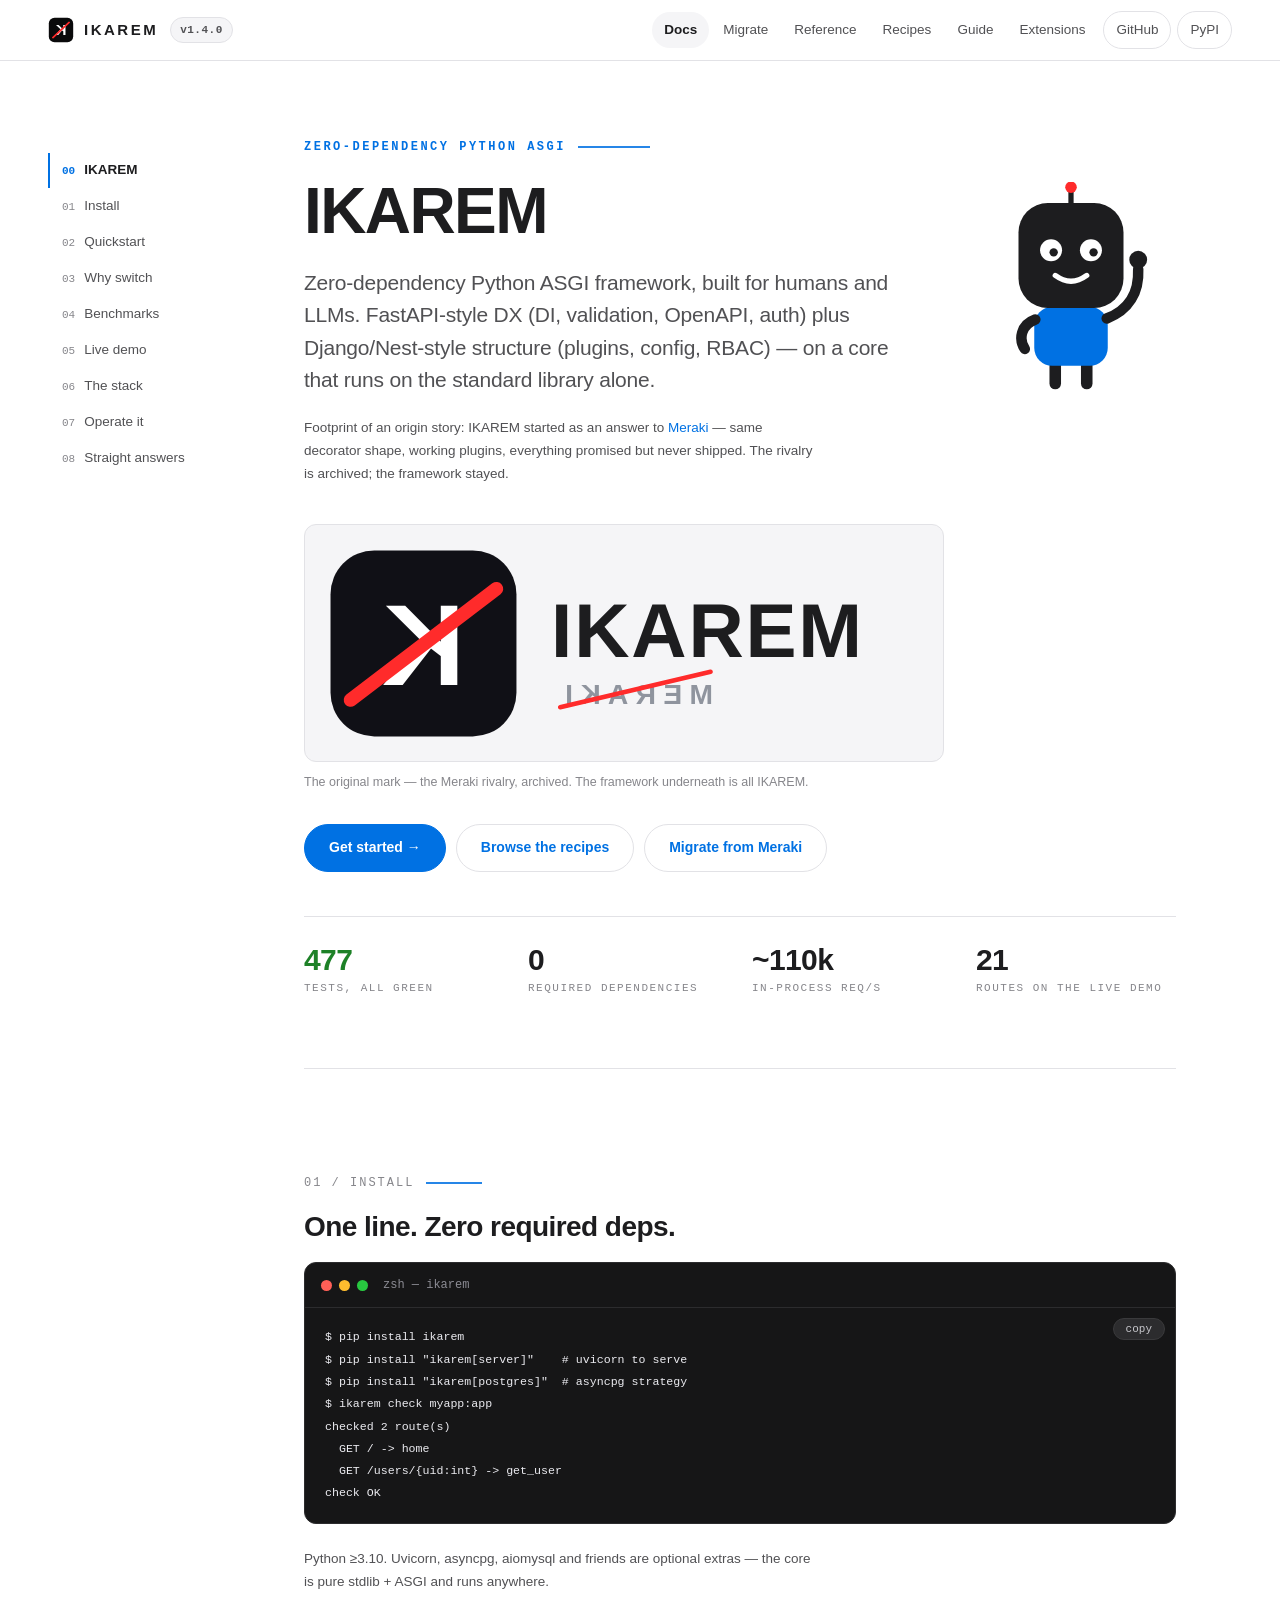
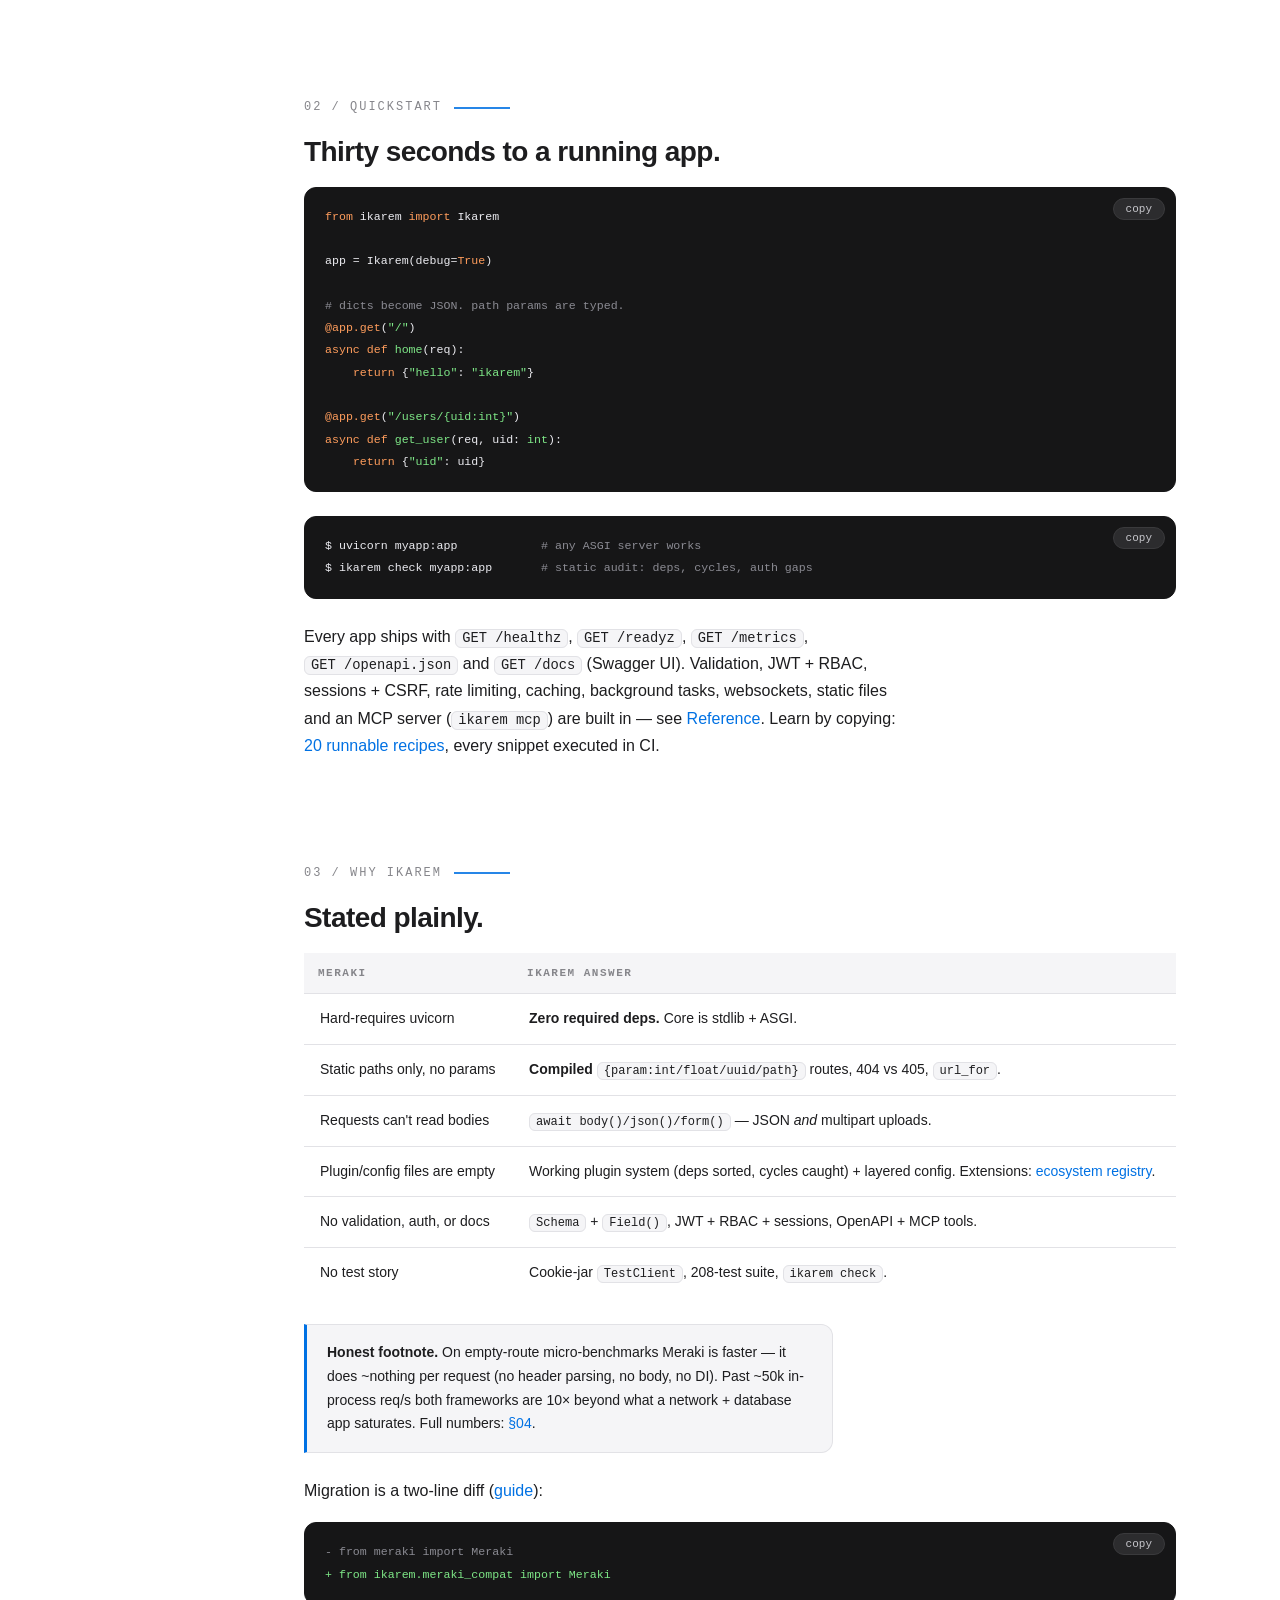
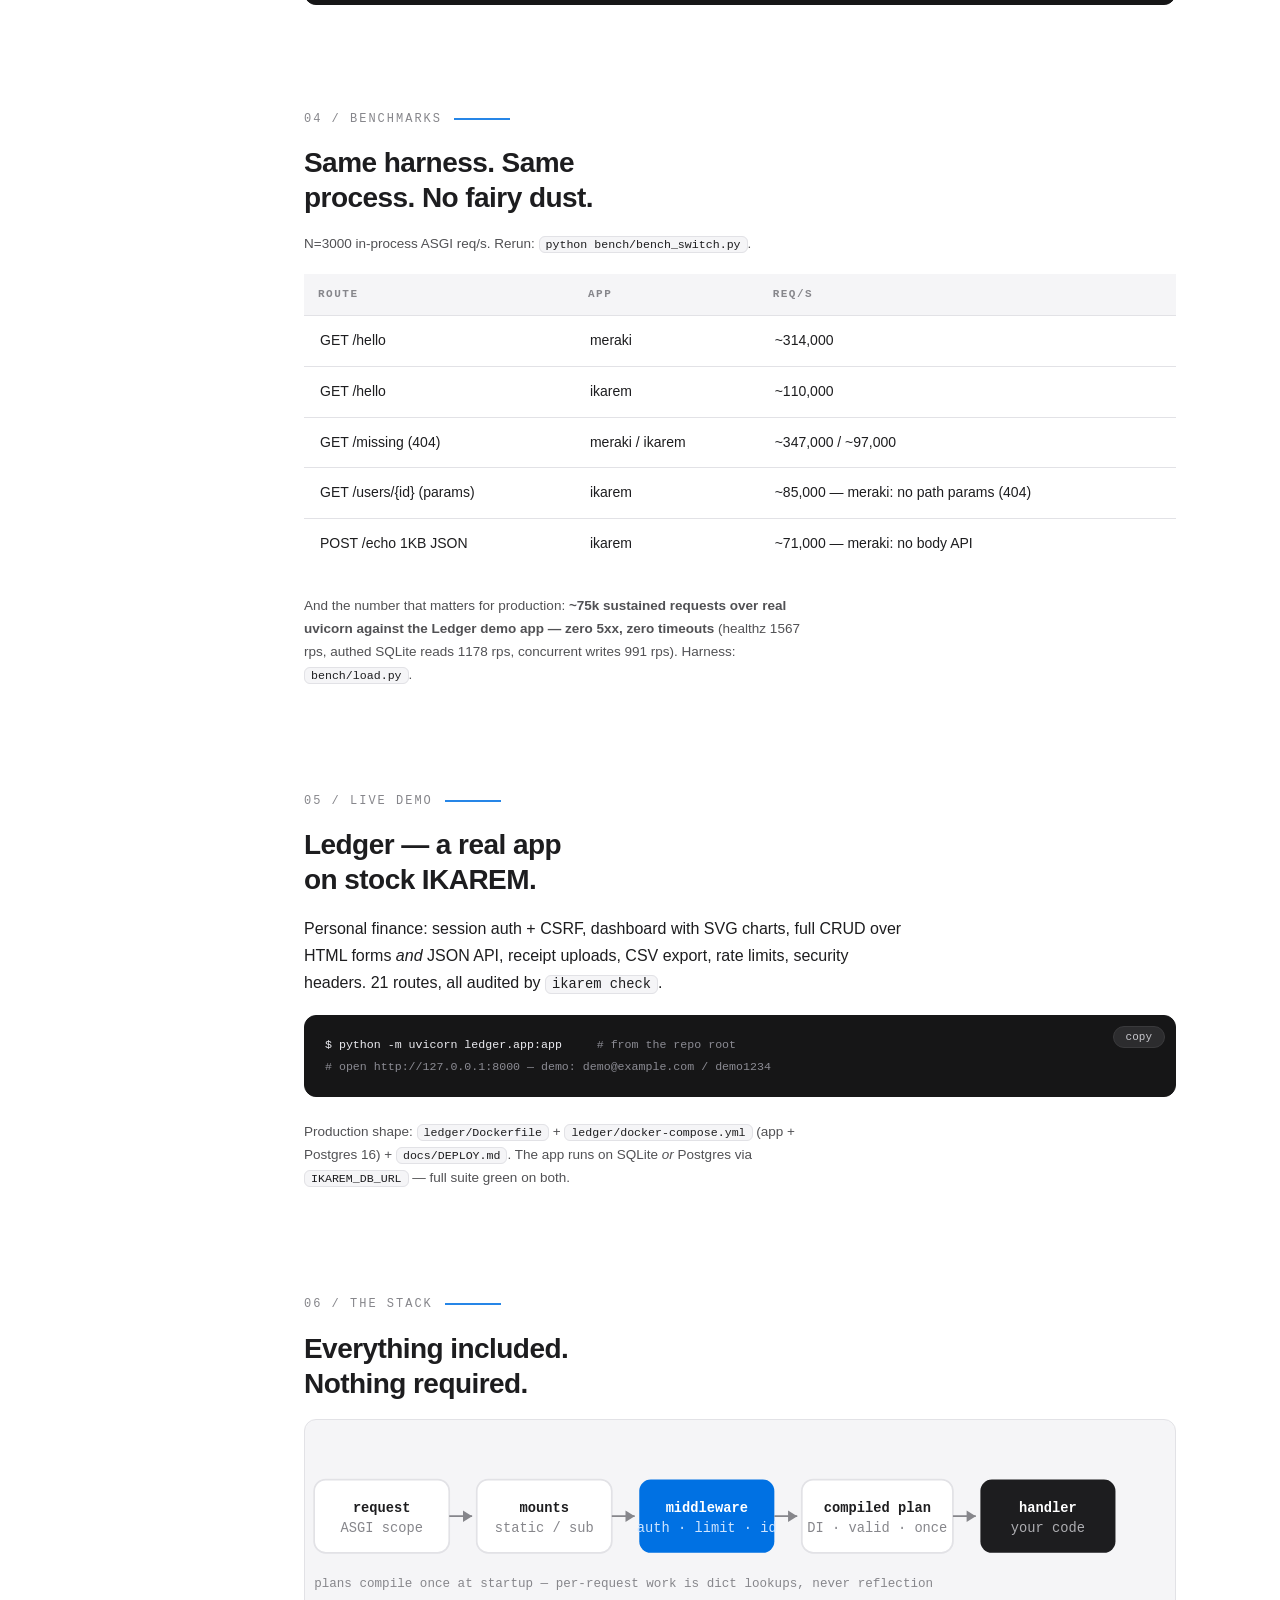
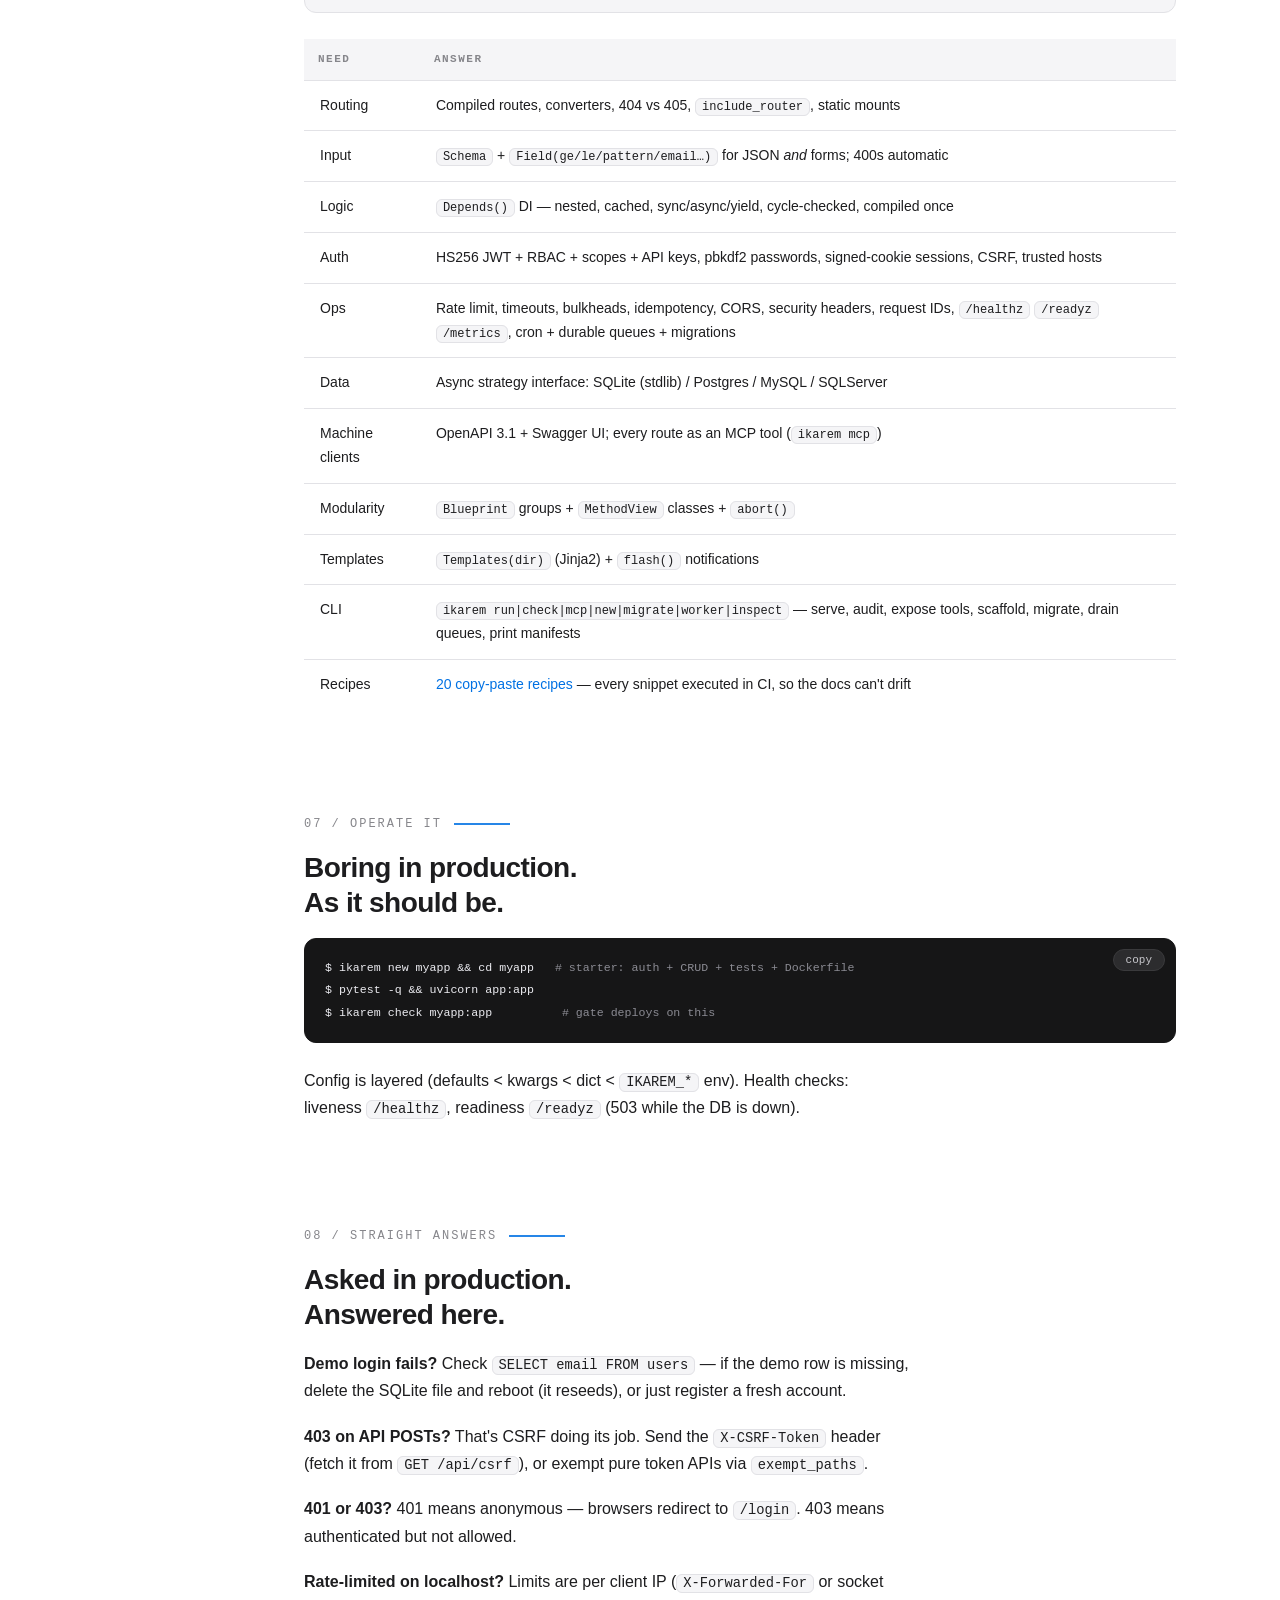
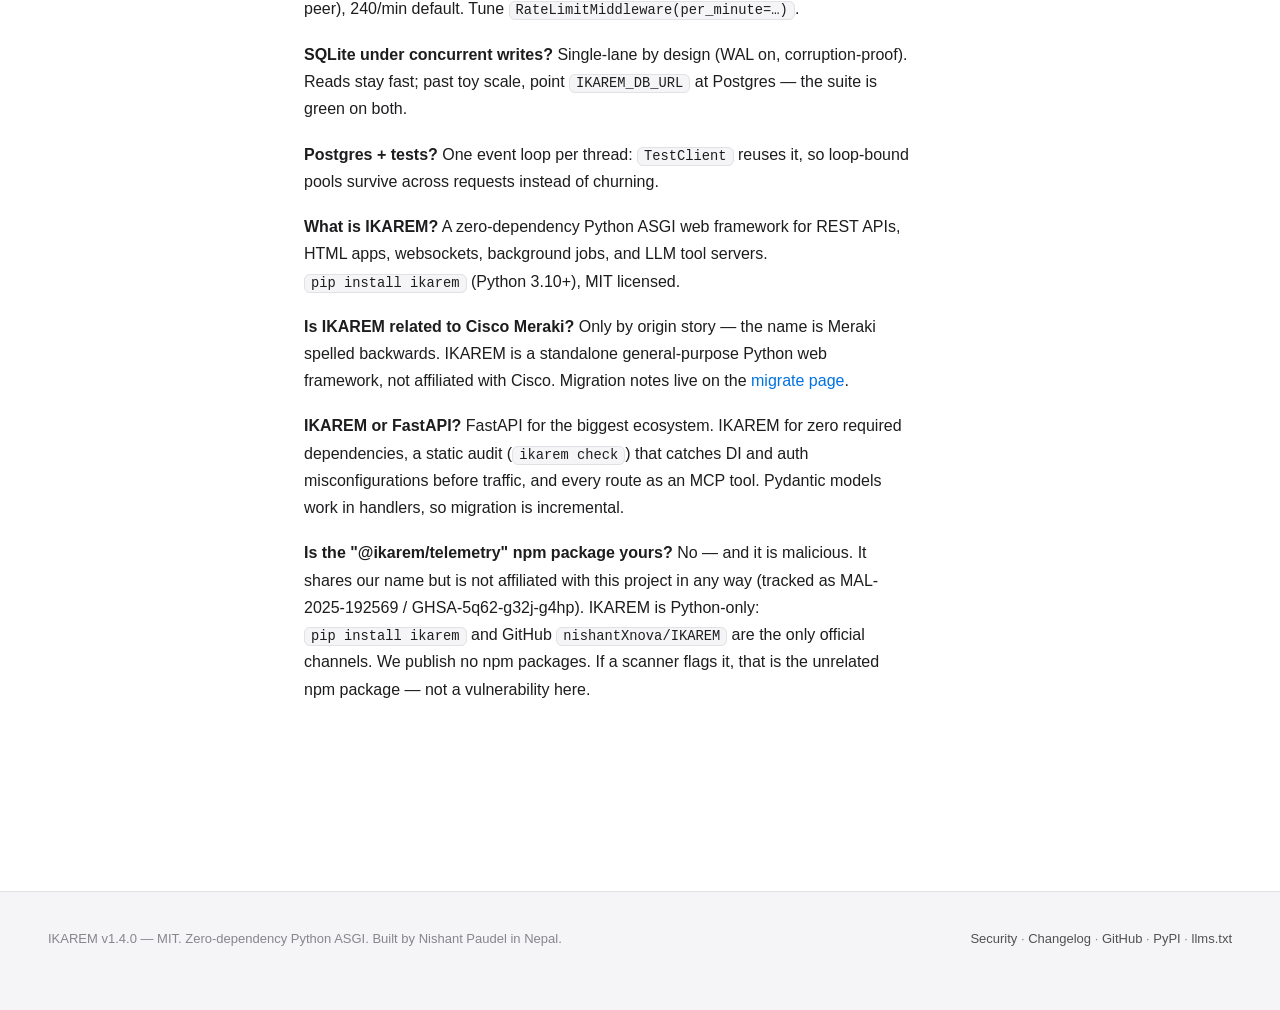
<file: site/index.html>
<!doctype html>
<html lang="en">
<head>
<meta charset="utf-8">
<meta name="author" content="Nishant Paudel">
<meta name="viewport" content="width=device-width, initial-scale=1">
<title>IKAREM — Python ASGI Backend Framework (Zero-Dep Core)</title>
<meta name="description" content="IKAREM is an industry-grade Python ASGI framework: FastAPI-style DX, compiled DI, JWT auth, OpenAPI + MCP. Zero required dependencies. pip install ikarem.">
<meta name="theme-color" content="#ffffff">
<meta property="og:type" content="website">
<meta property="og:site_name" content="IKAREM">
<meta property="og:url" content="https://ikarem.vercel.app/">
<meta property="og:title" content="IKAREM — Python ASGI Backend Framework">
<meta property="og:description" content="Zero-dependency Python ASGI framework, built for humans and LLMs. Compiled DI, auth, OpenAPI + MCP. pip install ikarem.">
<meta property="og:image" content="https://ikarem.vercel.app/og.png">
<meta property="og:image:width" content="1200">
<meta property="og:image:height" content="630">
<meta name="twitter:card" content="summary_large_image">
<meta name="twitter:title" content="IKAREM — Python ASGI Backend Framework">
<meta name="twitter:description" content="Zero-dependency Python ASGI framework, built for humans and LLMs. pip install ikarem.">
<meta name="twitter:image" content="https://ikarem.vercel.app/og.png">
<script type="application/ld+json">
{"@context": "https://schema.org", "@type": "SoftwareApplication",
 "name": "IKAREM", "applicationCategory": "DeveloperApplication",
 "operatingSystem": "Any (Python >= 3.10)", "programmingLanguage": "Python",
  "softwareVersion": "1.4.0", "license": "https://github.com/nishantXnova/IKAREM/blob/main/LICENSE",
  "offers": {"@type": "Offer", "price": "0"},
  "codeRepository": "https://github.com/nishantXnova/IKAREM",
  "downloadUrl": "https://pypi.org/project/ikarem/",
  "description": "Zero-dependency Python ASGI framework, built for humans and LLMs.",
  "author": {"@type": "Person", "name": "Nishant Paudel", "homeLocation": {"@type": "Place", "name": "Nepal"}}}
</script>
<script type="application/ld+json">
{"@context": "https://schema.org", "@type": "FAQPage",
 "mainEntity": [
  {"@type": "Question", "name": "Demo login fails?", "acceptedAnswer": {"@type": "Answer", "text": "Check the users table for the demo row. If it is missing, delete the SQLite file and reboot (it reseeds), or register a fresh account."}},
  {"@type": "Question", "name": "403 on API POSTs?", "acceptedAnswer": {"@type": "Answer", "text": "That is CSRF doing its job. Send the X-CSRF-Token header (fetch it from GET /api/csrf), or exempt pure token APIs via exempt_paths."}},
  {"@type": "Question", "name": "401 or 403?", "acceptedAnswer": {"@type": "Answer", "text": "401 means anonymous — browsers redirect to /login. 403 means authenticated but not allowed."}},
  {"@type": "Question", "name": "Rate-limited on localhost?", "acceptedAnswer": {"@type": "Answer", "text": "Limits are per client IP (X-Forwarded-For or socket peer), 240/min default. Tune RateLimitMiddleware(per_minute=...)."}},
  {"@type": "Question", "name": "SQLite under concurrent writes?", "acceptedAnswer": {"@type": "Answer", "text": "Single-lane by design (WAL on, corruption-proof). Reads stay fast; past toy scale, point IKAREM_DB_URL at Postgres — the suite is green on both."}},
   {"@type": "Question", "name": "Postgres + tests?", "acceptedAnswer": {"@type": "Answer", "text": "One event loop per thread: TestClient reuses it, so loop-bound pools survive across requests instead of churning."}},
   {"@type": "Question", "name": "What is IKAREM?", "acceptedAnswer": {"@type": "Answer", "text": "IKAREM is a zero-dependency Python ASGI web framework for REST APIs, HTML apps, websockets, background jobs, and LLM tool servers. Install with pip install ikarem (Python 3.10+), MIT licensed."}},
   {"@type": "Question", "name": "Is IKAREM related to Cisco Meraki?", "acceptedAnswer": {"@type": "Answer", "text": "Only by origin story — the name is Meraki spelled backwards. IKAREM is a standalone general-purpose Python web framework, not affiliated with Cisco."}},
   {"@type": "Question", "name": "IKAREM or FastAPI?", "acceptedAnswer": {"@type": "Answer", "text": "FastAPI for the biggest ecosystem. IKAREM for zero required dependencies, a static audit (ikarem check) that catches DI and auth misconfigurations before traffic, and every route as an MCP tool. Pydantic models work in handlers, so migration is incremental."}},
   {"@type": "Question", "name": "Is the @ikarem/telemetry npm package yours?", "acceptedAnswer": {"@type": "Answer", "text": "No — it is malicious and unaffiliated (MAL-2025-192569 / GHSA-5q62-g32j-g4hp). IKAREM is Python-only: pip install ikarem and GitHub nishantXnova/IKAREM are the only official channels; no npm packages are published. A scanner flagging it refers to the unrelated npm package, not a vulnerability here."}}
 ]}
</script>
<link rel="icon" href="../assets/ikarem-icon.svg" type="image/svg+xml">
<link rel="stylesheet" href="style.css?v=2">
<link rel="canonical" href="https://ikarem.vercel.app/">
</head>
<body>
<header class="topbar">
<div class="topbar-inner">
  <a class="brand" href="index.html"><img src="../assets/ikarem-icon.svg" alt="IKAREM"><b>IKAREM</b></a>
  <span class="ver">v1.4.0</span>
  <nav>
<a href="index.html" class="on">Docs</a>
<a href="migrate.html">Migrate</a>
<a href="reference.html">Reference</a>
<a href="recipes.html">Recipes</a>
<a href="guide.html">Guide</a>
<a href="extensions.html">Extensions</a>
<a href="https://github.com/nishantXnova/IKAREM" class="ext">GitHub</a>
    <a href="https://pypi.org/project/ikarem/" class="ext">PyPI</a>
  </nav>
</div>
</header>

<div class="wrap">
<aside class="side"><ol>
  <li><a href="#top" class="on"><span class="n">00</span>IKAREM</a></li>
  <li><a href="#install"><span class="n">01</span>Install</a></li>
  <li><a href="#quickstart"><span class="n">02</span>Quickstart</a></li>
  <li><a href="#why"><span class="n">03</span>Why switch</a></li>
  <li><a href="#bench"><span class="n">04</span>Benchmarks</a></li>
  <li><a href="#ledger"><span class="n">05</span>Live demo</a></li>
  <li><a href="#stack"><span class="n">06</span>The stack</a></li>
  <li><a href="#ops"><span class="n">07</span>Operate it</a></li>
  <li><a href="#faq"><span class="n">08</span>Straight answers</a></li>
</ol></aside>

<main>
<section class="hero" id="top">
  <p class="kicker">ZERO-DEPENDENCY PYTHON ASGI</p>
<div class="herorow">
<div class="herotext">
  <h1>IKAREM</h1>
  <p class="lede">Zero-dependency Python ASGI framework, built for humans and LLMs.
  FastAPI-style DX (DI, validation, OpenAPI, auth) plus Django/Nest-style structure
  (plugins, config, RBAC) — on a core that runs on the standard library alone.</p>
</div>
<figure class="heromascot" aria-label="K-Rem, the IKAREM mascot, waving">
<svg viewBox="0 0 400 440" xmlns="http://www.w3.org/2000/svg" role="img">
  <line x1="170" y1="340" x2="170" y2="384" stroke="#1d1d1f" stroke-width="22" stroke-linecap="round"/>
  <line x1="230" y1="340" x2="230" y2="384" stroke="#1d1d1f" stroke-width="22" stroke-linecap="round"/>
  <rect x="130" y="238" width="140" height="112" rx="34" fill="#0071e3"/>
  <path d="M132 262 C104 272 100 300 112 318" fill="none" stroke="#1d1d1f" stroke-width="20" stroke-linecap="round"/>
  <path d="M268 260 C310 244 330 210 328 166" fill="none" stroke="#1d1d1f" stroke-width="20" stroke-linecap="round"/>
  <circle cx="328" cy="148" r="17" fill="#1d1d1f"/>
  <line x1="200" y1="40" x2="200" y2="12" stroke="#1d1d1f" stroke-width="10" stroke-linecap="round"/>
  <circle cx="200" cy="10" r="11" fill="#FF2B2B"/>
  <rect x="100" y="40" width="200" height="200" rx="56" fill="#1d1d1f"/>
  <circle cx="162" cy="130" r="21" fill="#ffffff"/>
  <circle cx="238" cy="130" r="21" fill="#ffffff"/>
  <circle cx="167" cy="134" r="8" fill="#1d1d1f"/>
  <circle cx="243" cy="134" r="8" fill="#1d1d1f"/>
  <path d="M170 178 Q200 200 230 178" fill="none" stroke="#ffffff" stroke-width="10" stroke-linecap="round"/>
</svg>
</figure>
</div>
  <p class="mut small">Footprint of an origin story: IKAREM started as an answer to
  <a href="migrate.html">Meraki</a> — same decorator shape, working plugins, everything
  promised but never shipped. The rivalry is archived; the framework stayed.</p>
  <div class="heroimg" aria-label="IKAREM logo">
    <svg viewBox="0 0 1400 520" xmlns="http://www.w3.org/2000/svg" role="img">
      <rect x="56" y="56" width="408" height="408" rx="96" fill="#101016"/>
      <g transform="translate(520,0) scale(-1,1)">
        <text x="260" y="352" text-anchor="middle" font-family="Arial Black,Arial,sans-serif" font-size="252" font-weight="900" fill="#FFFFFF">K</text>
      </g>
      <line x1="100" y1="384" x2="420" y2="140" stroke="#FF2B2B" stroke-width="30" stroke-linecap="round"/>
      <text x="540" y="290" font-family="'Arial Black',Arial,sans-serif" font-size="168" font-weight="900" letter-spacing="4" fill="#1d1d1f">IKAREM</text>
      <g transform="translate(1450,0) scale(-1,1)">
        <text x="725" y="392" text-anchor="middle" font-family="Arial,sans-serif" font-size="62" font-weight="700" letter-spacing="16" fill="#8f949e">MERAKI</text>
      </g>
      <line x1="560" y1="400" x2="890" y2="322" stroke="#FF2B2B" stroke-width="10" stroke-linecap="round"/>
    </svg>
  </div>
  <p class="artcap">The original mark — the Meraki rivalry, archived. The framework underneath is all IKAREM.</p>
  <div class="btnrow">
    <a class="btn pri" href="#quickstart">Get started</a>
    <a class="btn" href="recipes.html">Browse the recipes</a>
    <a class="btn" href="migrate.html">Migrate from Meraki</a>
  </div>
  <div class="stats">
    <div class="stat"><b class="g">477</b><span>tests, all green</span></div>
    <div class="stat"><b>0</b><span>required dependencies</span></div>
    <div class="stat"><b>~110k</b><span>in-process req/s</span></div>
    <div class="stat"><b>21</b><span>routes on the live demo</span></div>
  </div>
</section>

<section id="install">
  <p class="secnum">01 / INSTALL</p>
  <h2>One line. Zero required deps.</h2>
<div class="term" aria-label="Terminal session">
<div class="termbar"><i></i><i></i><i></i><span>zsh — ikarem</span></div>
<pre><code>$ pip install ikarem
$ pip install "ikarem[server]"    <span class="tok-c"># uvicorn to serve</span>
$ pip install "ikarem[postgres]"  <span class="tok-c"># asyncpg strategy</span>
$ ikarem check myapp:app
checked 2 route(s)
  GET / -&gt; home
  GET /users/{uid:int} -&gt; get_user
check OK</code></pre>
</div>
  <p class="mut small">Python ≥3.10. Uvicorn, asyncpg, aiomysql and friends are optional extras —
  the core is pure stdlib + ASGI and runs anywhere.</p>
</section>

<section id="quickstart">
  <p class="secnum">02 / QUICKSTART</p>
  <h2>Thirty seconds to a running app.</h2>
<pre><code><span class="tok-k">from</span> ikarem <span class="tok-k">import</span> Ikarem

app = Ikarem(debug=<span class="tok-k">True</span>)

<span class="tok-c"># dicts become JSON. path params are typed.</span>
<span class="tok-k">@app.get</span>(<span class="tok-s">"/"</span>)
<span class="tok-k">async def</span> <span class="tok-s">home</span>(req):
    <span class="tok-k">return</span> {<span class="tok-s">"hello"</span>: <span class="tok-s">"ikarem"</span>}

<span class="tok-k">@app.get</span>(<span class="tok-s">"/users/{uid:int}"</span>)
<span class="tok-k">async def</span> <span class="tok-s">get_user</span>(req, uid: <span class="tok-s">int</span>):
    <span class="tok-k">return</span> {<span class="tok-s">"uid"</span>: uid}</code></pre>
<pre><code>$ uvicorn myapp:app            <span class="tok-c"># any ASGI server works</span>
$ ikarem check myapp:app       <span class="tok-c"># static audit: deps, cycles, auth gaps</span></code></pre>
  <p>Every app ships with <code>GET /healthz</code>, <code>GET /readyz</code>,
  <code>GET /metrics</code>, <code>GET /openapi.json</code> and <code>GET /docs</code> (Swagger UI).
  Validation, JWT + RBAC, sessions + CSRF, rate limiting, caching, background tasks, websockets,
  static files and an MCP server (<code>ikarem mcp</code>) are built in — see
  <a href="reference.html">Reference</a>. Learn by copying:
  <a href="recipes.html">20 runnable recipes</a>, every snippet executed in CI.</p>
</section>

<section id="why">
  <p class="secnum">03 / WHY IKAREM</p>
  <h2>Stated plainly.</h2>
  <table>
    <tr><th>Meraki</th><th>IKAREM answer</th></tr>
    <tr><td>Hard-requires uvicorn</td><td><b>Zero required deps.</b> Core is stdlib + ASGI.</td></tr>
    <tr><td>Static paths only, no params</td><td><b>Compiled</b> <code>{param:int/float/uuid/path}</code> routes, 404 vs 405, <code>url_for</code>.</td></tr>
    <tr><td>Requests can't read bodies</td><td><code>await body()/json()/form()</code> — JSON <i>and</i> multipart uploads.</td></tr>
    <tr><td>Plugin/config files are empty</td><td>Working plugin system (deps sorted, cycles caught) + layered config. Extensions: <a href="https://github.com/nishantXnova/IKAREM/blob/main/docs/ECOSYSTEM.md">ecosystem registry</a>.</td></tr>
    <tr><td>No validation, auth, or docs</td><td><code>Schema</code> + <code>Field()</code>, JWT + RBAC + sessions, OpenAPI + MCP tools.</td></tr>
    <tr><td>No test story</td><td>Cookie-jar <code>TestClient</code>, 208-test suite, <code>ikarem check</code>.</td></tr>
  </table>
  <div class="note"><b>Honest footnote.</b> On empty-route micro-benchmarks Meraki is faster —
  it does ~nothing per request (no header parsing, no body, no DI). Past ~50k in-process req/s both
  frameworks are 10× beyond what a network + database app saturates. Full numbers: <a href="#bench">§04</a>.</div>
  <p>Migration is a two-line diff (<a href="migrate.html">guide</a>):</p>
<pre><code><span class="tok-c">- from meraki import Meraki</span>
<span class="tok-s">+ from ikarem.meraki_compat import Meraki</span></code></pre>
</section>

<section id="bench">
  <p class="secnum">04 / BENCHMARKS</p>
  <h2>Same harness. Same process. No fairy dust.</h2>
  <p class="mut small">N=3000 in-process ASGI req/s. Rerun: <code>python bench/bench_switch.py</code>.</p>
  <table>
    <tr><th>Route</th><th>App</th><th>req/s</th></tr>
    <tr><td>GET /hello</td><td>meraki</td><td>~314,000</td></tr>
    <tr><td>GET /hello</td><td>ikarem</td><td>~110,000</td></tr>
    <tr><td>GET /missing (404)</td><td>meraki / ikarem</td><td>~347,000 / ~97,000</td></tr>
    <tr><td>GET /users/{id} (params)</td><td>ikarem</td><td>~85,000 — meraki: no path params (404)</td></tr>
    <tr><td>POST /echo 1KB JSON</td><td>ikarem</td><td>~71,000 — meraki: no body API</td></tr>
  </table>
  <p class="mut small">And the number that matters for production: <b>~75k sustained requests over real
  uvicorn against the Ledger demo app — zero 5xx, zero timeouts</b> (healthz 1567 rps, authed SQLite
  reads 1178 rps, concurrent writes 991 rps). Harness: <code>bench/load.py</code>.</p>
</section>

<section id="ledger">
  <p class="secnum">05 / LIVE DEMO</p>
  <h2>Ledger — a real app on stock IKAREM.</h2>
  <p>Personal finance: session auth + CSRF, dashboard with SVG charts, full CRUD over HTML forms
  <i>and</i> JSON API, receipt uploads, CSV export, rate limits, security headers. 21 routes,
  all audited by <code>ikarem check</code>.</p>
<pre><code>$ python -m uvicorn ledger.app:app     <span class="tok-c"># from the repo root</span>
<span class="tok-c"># open http://127.0.0.1:8000 — demo: demo@example.com / demo1234</span></code></pre>
  <p class="mut small">Production shape: <code>ledger/Dockerfile</code> +
  <code>ledger/docker-compose.yml</code> (app + Postgres 16) + <code>docs/DEPLOY.md</code>.
  The app runs on SQLite <i>or</i> Postgres via <code>IKAREM_DB_URL</code> — full suite green on both.</p>
</section>

<section id="stack">
  <p class="secnum">06 / THE STACK</p>
  <h2>Everything included. Nothing required.</h2>
<div class="pipe" aria-label="Request pipeline diagram">
<svg viewBox="0 0 760 168" xmlns="http://www.w3.org/2000/svg" role="img">
  <g font-family="ui-monospace,SFMono-Regular,Menlo,Consolas,monospace" font-size="12">
    <rect x="8" y="52" width="118" height="64" rx="10" fill="#ffffff" stroke="#e2e2e6" stroke-width="1.5"/>
    <text x="67" y="80" text-anchor="middle" fill="#1d1d1f" font-weight="700">request</text>
    <text x="67" y="98" text-anchor="middle" fill="#86868b">ASGI scope</text>
    <rect x="150" y="52" width="118" height="64" rx="10" fill="#ffffff" stroke="#e2e2e6" stroke-width="1.5"/>
    <text x="209" y="80" text-anchor="middle" fill="#1d1d1f" font-weight="700">mounts</text>
    <text x="209" y="98" text-anchor="middle" fill="#86868b">static / sub</text>
    <rect x="292" y="52" width="118" height="64" rx="10" fill="#0071e3"/>
    <text x="351" y="80" text-anchor="middle" fill="#ffffff" font-weight="700">middleware</text>
    <text x="351" y="98" text-anchor="middle" fill="#cfe5ff">auth · limit · id</text>
    <rect x="434" y="52" width="132" height="64" rx="10" fill="#ffffff" stroke="#e2e2e6" stroke-width="1.5"/>
    <text x="500" y="80" text-anchor="middle" fill="#1d1d1f" font-weight="700">compiled plan</text>
    <text x="500" y="98" text-anchor="middle" fill="#86868b">DI · valid · once</text>
    <rect x="590" y="52" width="118" height="64" rx="10" fill="#1d1d1f"/>
    <text x="649" y="80" text-anchor="middle" fill="#ffffff" font-weight="700">handler</text>
    <text x="649" y="98" text-anchor="middle" fill="#aeaeb2">your code</text>
    <g stroke="#86868b" stroke-width="1.5">
      <line x1="126" y1="84" x2="146" y2="84"/><polygon points="146,84 138,79 138,89" fill="#86868b" stroke="none"/>
      <line x1="268" y1="84" x2="288" y2="84"/><polygon points="288,84 280,79 280,89" fill="#86868b" stroke="none"/>
      <line x1="410" y1="84" x2="430" y2="84"/><polygon points="430,84 422,79 422,89" fill="#86868b" stroke="none"/>
      <line x1="566" y1="84" x2="586" y2="84"/><polygon points="586,84 578,79 578,89" fill="#86868b" stroke="none"/>
    </g>
    <text x="8" y="146" fill="#86868b" font-size="11">plans compile once at startup — per-request work is dict lookups, never reflection</text>
  </g>
</svg>
</div>
  <table>
    <tr><th>Need</th><th>Answer</th></tr>
    <tr><td>Routing</td><td>Compiled routes, converters, 404 vs 405, <code>include_router</code>, static mounts</td></tr>
    <tr><td>Input</td><td><code>Schema</code> + <code>Field(ge/le/pattern/email…)</code> for JSON <i>and</i> forms; 400s automatic</td></tr>
    <tr><td>Logic</td><td><code>Depends()</code> DI — nested, cached, sync/async/yield, cycle-checked, compiled once</td></tr>
    <tr><td>Auth</td><td>HS256 JWT + RBAC + scopes + API keys, pbkdf2 passwords, signed-cookie sessions, CSRF, trusted hosts</td></tr>
    <tr><td>Ops</td><td>Rate limit, timeouts, bulkheads, idempotency, CORS, security headers, request IDs, <code>/healthz</code> <code>/readyz</code> <code>/metrics</code>, cron + durable queues + migrations</td></tr>
    <tr><td>Data</td><td>Async strategy interface: SQLite (stdlib) / Postgres / MySQL / SQLServer</td></tr>
    <tr><td>Machine clients</td><td>OpenAPI 3.1 + Swagger UI; every route as an MCP tool (<code>ikarem mcp</code>)</td></tr>
    <tr><td>Modularity</td><td><code>Blueprint</code> groups + <code>MethodView</code> classes + <code>abort()</code></td></tr>
    <tr><td>Templates</td><td><code>Templates(dir)</code> (Jinja2) + <code>flash()</code> notifications</td></tr>
    <tr><td>CLI</td><td><code>ikarem run|check|mcp|new|migrate|worker|inspect</code> — serve, audit, expose tools, scaffold, migrate, drain queues, print manifests</td></tr>
    <tr><td>Recipes</td><td><a href="recipes.html">20 copy-paste recipes</a> — every snippet executed in CI, so the docs can't drift</td></tr>
  </table>
</section>

<section id="ops">
  <p class="secnum">07 / OPERATE IT</p>
  <h2>Boring in production. As it should be.</h2>
<pre><code>$ ikarem new myapp && cd myapp   <span class="tok-c"># starter: auth + CRUD + tests + Dockerfile</span>
$ pytest -q && uvicorn app:app
$ ikarem check myapp:app          <span class="tok-c"># gate deploys on this</span></code></pre>
  <p>Config is layered (defaults &lt; kwargs &lt; dict &lt; <code>IKAREM_*</code> env).
  Health checks: liveness <code>/healthz</code>, readiness <code>/readyz</code> (503 while the DB is down).</p>
</section>

<section id="faq">
  <p class="secnum">08 / STRAIGHT ANSWERS</p>
  <h2>Asked in production. Answered here.</h2>
  <p><b>Demo login fails?</b> Check <code>SELECT email FROM users</code> — if the demo row is
  missing, delete the SQLite file and reboot (it reseeds), or just register a fresh account.</p>
  <p><b>403 on API POSTs?</b> That's CSRF doing its job. Send the <code>X-CSRF-Token</code> header
  (fetch it from <code>GET /api/csrf</code>), or exempt pure token APIs via <code>exempt_paths</code>.</p>
  <p><b>401 or 403?</b> 401 means anonymous — browsers redirect to <code>/login</code>.
  403 means authenticated but not allowed.</p>
  <p><b>Rate-limited on localhost?</b> Limits are per client IP (<code>X-Forwarded-For</code> or
  socket peer), 240/min default. Tune <code>RateLimitMiddleware(per_minute=…)</code>.</p>
  <p><b>SQLite under concurrent writes?</b> Single-lane by design (WAL on, corruption-proof).
  Reads stay fast; past toy scale, point <code>IKAREM_DB_URL</code> at Postgres — the suite is green on both.</p>
  <p><b>Postgres + tests?</b> One event loop per thread: <code>TestClient</code> reuses it, so
  loop-bound pools survive across requests instead of churning.</p>
  <p><b>What is IKAREM?</b> A zero-dependency Python ASGI web framework for REST APIs,
  HTML apps, websockets, background jobs, and LLM tool servers.
  <code>pip install ikarem</code> (Python 3.10+), MIT licensed.</p>
  <p><b>Is IKAREM related to Cisco Meraki?</b> Only by origin story — the name is Meraki
  spelled backwards. IKAREM is a standalone general-purpose Python web framework, not
  affiliated with Cisco. Migration notes live on the <a href="migrate.html">migrate page</a>.</p>
  <p><b>IKAREM or FastAPI?</b> FastAPI for the biggest ecosystem. IKAREM for zero required
  dependencies, a static audit (<code>ikarem check</code>) that catches DI and auth
  misconfigurations before traffic, and every route as an MCP tool. Pydantic models work
  in handlers, so migration is incremental.</p>
  <p><b>Is the "@ikarem/telemetry" npm package yours?</b> No — and it is
  malicious. It shares our name but is not affiliated with this project in
  any way (tracked as MAL-2025-192569 / GHSA-5q62-g32j-g4hp). IKAREM is
  Python-only: <code>pip install ikarem</code> and GitHub
  <code>nishantXnova/IKAREM</code> are the only official channels. We
  publish no npm packages. If a scanner flags it, that is the unrelated
  npm package — not a vulnerability here.</p>
</section>
</main>
</div>

<footer><div class="wrap">
  <span>IKAREM v1.4.0 — MIT. Zero-dependency Python ASGI. Built by Nishant Paudel in Nepal.</span>
  <span style="margin-left:auto"><a href="https://github.com/nishantXnova/IKAREM/blob/main/SECURITY.md">Security</a> · <a href="https://github.com/nishantXnova/IKAREM/blob/main/CHANGELOG.md">Changelog</a> · <a href="https://github.com/nishantXnova/IKAREM">GitHub</a> · <a href="https://pypi.org/project/ikarem/">PyPI</a> · <a href="https://ikarem.vercel.app/llms.txt">llms.txt</a></span>
</div></footer>
<script src="script.js?v=2" defer></script>
</body>
</html>
</file>
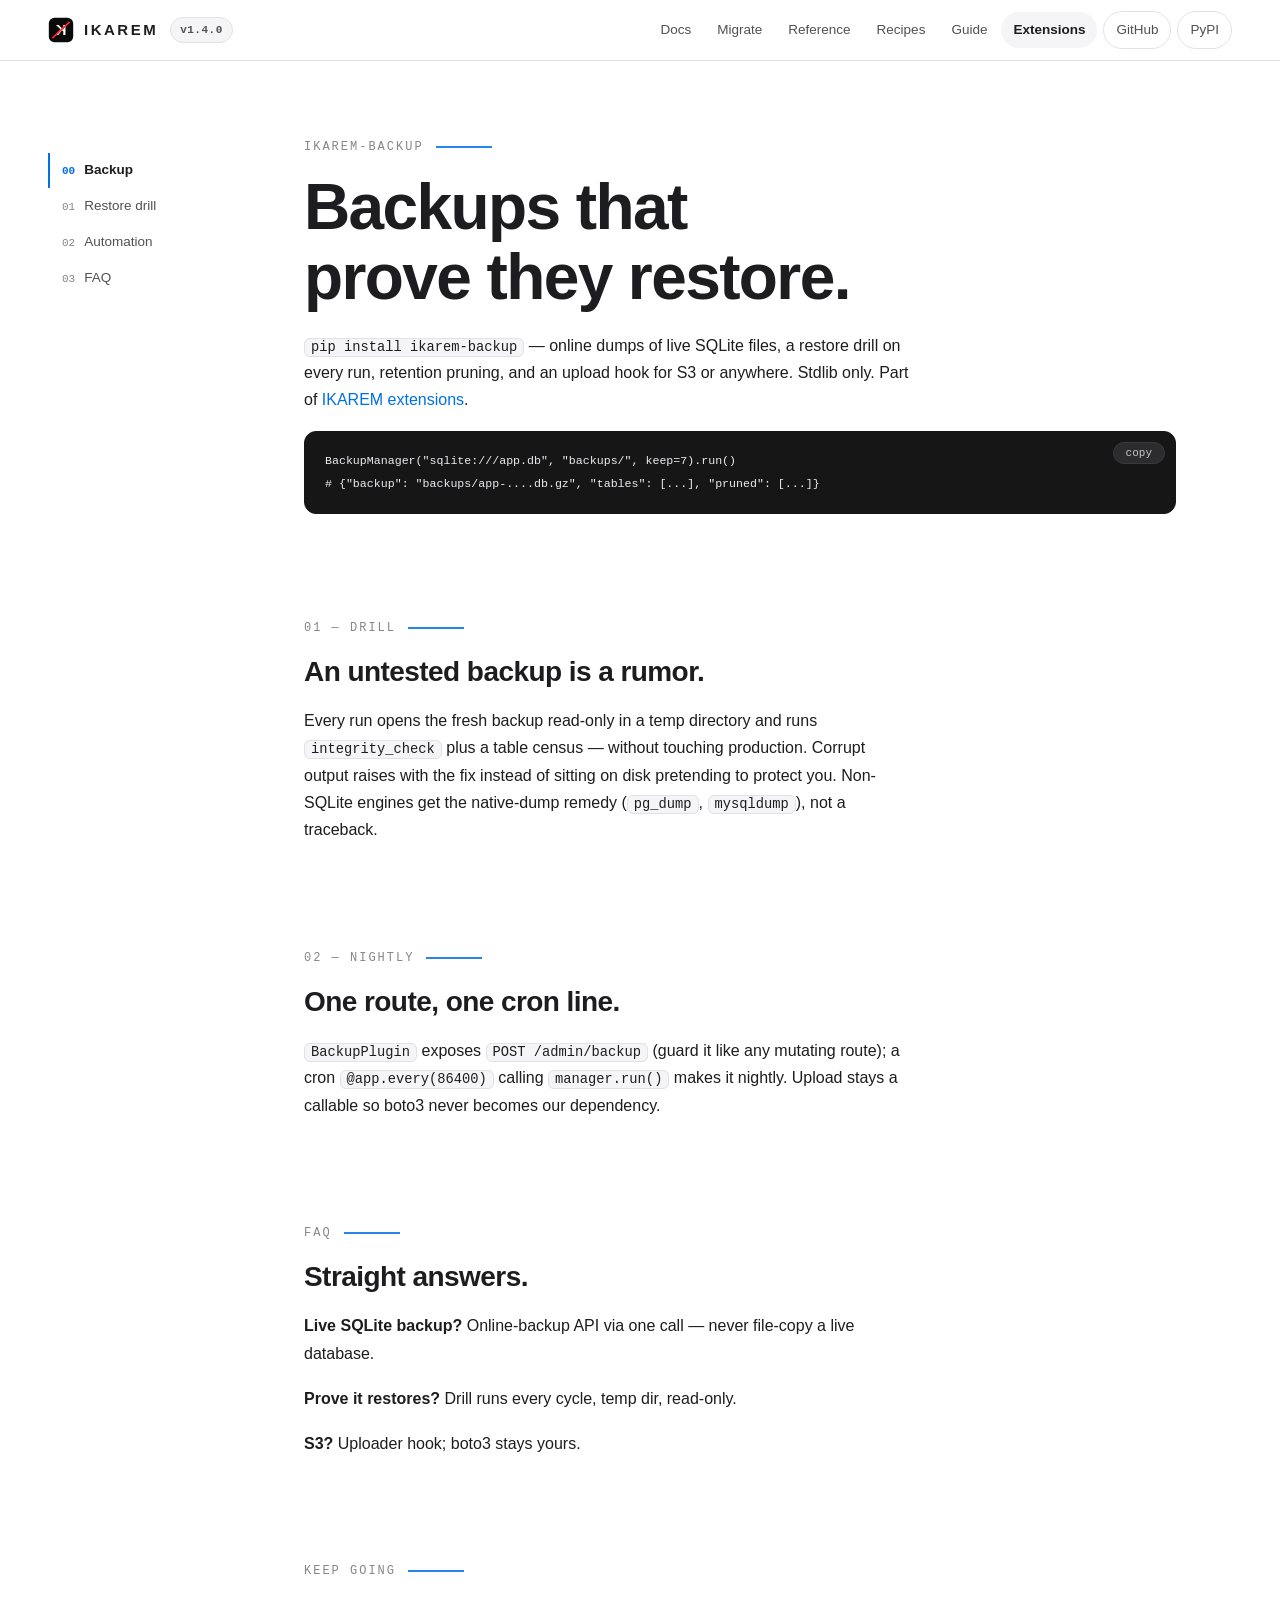
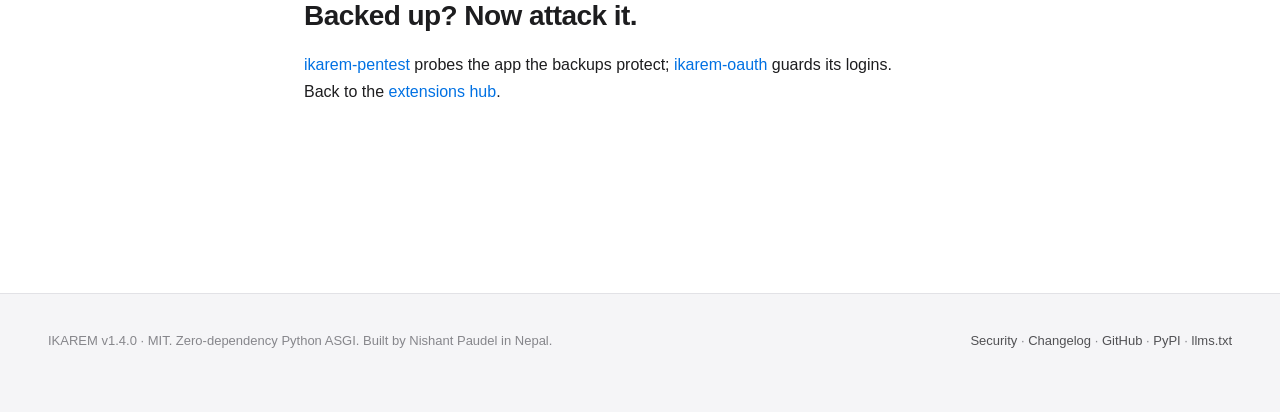
<file: site/ext-backup.html>
<!doctype html>
<html lang="en">
<head>
<meta charset="utf-8">
<meta name="author" content="Nishant Paudel">
<meta name="viewport" content="width=device-width, initial-scale=1">
<title>ikarem-backup — SQLite Backups for Python APIs (Restore Drills, Retention)</title>
<meta name="description" content="ikarem-backup dumps live SQLite databases safely (online backup API, not file copy), proves every backup restores, prunes retention, and uploads anywhere via a hook. Stdlib only. pip install ikarem-backup.">
<meta name="keywords" content="sqlite backup python, database backup automation, restore drill, backup retention python, sqlite online backup, disaster recovery python api">
<meta name="theme-color" content="#ffffff">
<meta property="og:type" content="article">
<meta property="og:site_name" content="IKAREM">
<meta property="og:url" content="https://ikarem.vercel.app/extensions/backup">
<meta property="og:title" content="ikarem-backup — backups that prove they restore">
<meta property="og:description" content="Online SQLite dumps, integrity drills, retention, pluggable upload. Stdlib only.">
<meta property="og:image" content="https://ikarem.vercel.app/og.png">
<meta name="twitter:card" content="summary_large_image">
<meta name="twitter:title" content="ikarem-backup — SQLite Backups for Python APIs">
<meta name="twitter:image" content="https://ikarem.vercel.app/og.png">
<meta name="twitter:description" content="Dumps, drills, retention, upload hooks. A backup nobody tested is a rumor.">
<script type="application/ld+json">
{"@context": "https://schema.org", "@type": "SoftwareApplication",
 "name": "ikarem-backup", "applicationCategory": "DeveloperApplication",
 "operatingSystem": "Any (Python >= 3.10)", "programmingLanguage": "Python",
 "softwareVersion": "0.1.0", "license": "https://github.com/nishantXnova/IKAREM/blob/main/LICENSE",
 "offers": {"@type": "Offer", "price": "0"},
 "codeRepository": "https://github.com/nishantXnova/IKAREM/tree/main/extensions/ikarem-backup",
 "description": "SQLite backups for Python APIs: online dumps, restore drills, retention pruning, pluggable upload. Stdlib only.",
 "author": {"@type": "Person", "name": "Nishant Paudel", "homeLocation": {"@type": "Place", "name": "Nepal"}}}
</script>
<script type="application/ld+json">
{"@context": "https://schema.org", "@type": "FAQPage",
 "mainEntity": [
  {"@type": "Question", "name": "How do I back up a live SQLite database in Python?", "acceptedAnswer": {"@type": "Answer", "text": "Use the sqlite3 online-backup API, never file copy (copies of live files corrupt). ikarem-backup wraps it: BackupManager(url, dir).run() dumps, drills, prunes, and optionally uploads in one call."}},
  {"@type": "Question", "name": "How do I know my backups restore?", "acceptedAnswer": {"@type": "Answer", "text": "Every ikarem-backup run opens the fresh backup read-only in a temp dir and runs integrity_check plus a table census. A backup that fails the drill raises instead of sitting silently corrupt."}},
  {"@type": "Question", "name": "Can it upload to S3?", "acceptedAnswer": {"@type": "Answer", "text": "Yes via a callable hook: run(uploader=lambda p: s3.upload_file(...)). boto3 stays your dependency — the package itself is stdlib only."}}
 ]}
</script>
<link rel="icon" href="../assets/ikarem-icon.svg" type="image/svg+xml">
<link rel="stylesheet" href="style.css?v=2">
<link rel="canonical" href="https://ikarem.vercel.app/extensions/backup">
</head>
<body>
<header class="topbar">
<div class="topbar-inner">
  <a class="brand" href="index.html"><img src="../assets/ikarem-icon.svg" alt="IKAREM"><b>IKAREM</b></a>
  <span class="ver">v1.4.0</span>
  <nav>
<a href="index.html">Docs</a>
<a href="migrate.html">Migrate</a>
<a href="reference.html">Reference</a>
<a href="recipes.html">Recipes</a>
<a href="guide.html">Guide</a>
<a href="extensions.html" class="on">Extensions</a>
    <a href="https://github.com/nishantXnova/IKAREM" class="ext">GitHub</a>
    <a href="https://pypi.org/project/ikarem/" class="ext">PyPI</a>
  </nav>
</div>
</header>

<div class="wrap">
<aside class="side"><ol>
  <li><a href="#top" class="on"><span class="n">00</span>Backup</a></li>
  <li><a href="#drill"><span class="n">01</span>Restore drill</a></li>
  <li><a href="#auto"><span class="n">02</span>Automation</a></li>
  <li><a href="#faq"><span class="n">03</span>FAQ</a></li>
</ol></aside>

<main>
<section id="top">
  <p class="secnum">IKAREM-BACKUP</p>
  <h1>Backups that prove they restore.</h1>
  <p><code>pip install ikarem-backup</code> — online dumps of live SQLite
  files, a restore drill on every run, retention pruning, and an upload
  hook for S3 or anywhere. Stdlib only. Part of
  <a href="extensions.html">IKAREM extensions</a>.</p>
  <pre><code>BackupManager("sqlite:///app.db", "backups/", keep=7).run()
# {"backup": "backups/app-....db.gz", "tables": [...], "pruned": [...]}</code></pre>
</section>

<section id="drill">
  <p class="secnum">01 — DRILL</p>
  <h2>An untested backup is a rumor.</h2>
  <p>Every run opens the fresh backup read-only in a temp directory and
  runs <code>integrity_check</code> plus a table census — without touching
  production. Corrupt output raises with the fix instead of sitting on
  disk pretending to protect you. Non-SQLite engines get the native-dump
  remedy (<code>pg_dump</code>, <code>mysqldump</code>), not a traceback.</p>
</section>

<section id="auto">
  <p class="secnum">02 — NIGHTLY</p>
  <h2>One route, one cron line.</h2>
  <p><code>BackupPlugin</code> exposes <code>POST /admin/backup</code>
  (guard it like any mutating route); a cron
  <code>@app.every(86400)</code> calling <code>manager.run()</code> makes
  it nightly. Upload stays a callable so boto3 never becomes our
  dependency.</p>
</section>

<section id="faq">
  <p class="secnum">FAQ</p>
  <h2>Straight answers.</h2>
  <p><b>Live SQLite backup?</b> Online-backup API via one call — never
  file-copy a live database.</p>
  <p><b>Prove it restores?</b> Drill runs every cycle, temp dir, read-only.</p>
  <p><b>S3?</b> Uploader hook; boto3 stays yours.</p>
</section>

<section id="next">
  <p class="secnum">KEEP GOING</p>
  <h2>Backed up? Now attack it.</h2>
  <p><a href="ext-pentest.html">ikarem-pentest</a> probes the app the
  backups protect; <a href="ext-oauth.html">ikarem-oauth</a> guards its
  logins. Back to the <a href="extensions.html">extensions hub</a>.</p>
</section>
</main>
</div>

<footer><div class="wrap">
  <span>IKAREM v1.4.0 · MIT. Zero-dependency Python ASGI. Built by Nishant Paudel in Nepal.</span>
  <span style="margin-left:auto"><a href="https://github.com/nishantXnova/IKAREM/blob/main/SECURITY.md">Security</a> · <a href="https://github.com/nishantXnova/IKAREM/blob/main/CHANGELOG.md">Changelog</a> · <a href="https://github.com/nishantXnova/IKAREM">GitHub</a> · <a href="https://pypi.org/project/ikarem/">PyPI</a> · <a href="https://ikarem.vercel.app/llms.txt">llms.txt</a></span>
</div></footer>
<script src="script.js?v=2" defer></script>
</body>
</html>
</file>
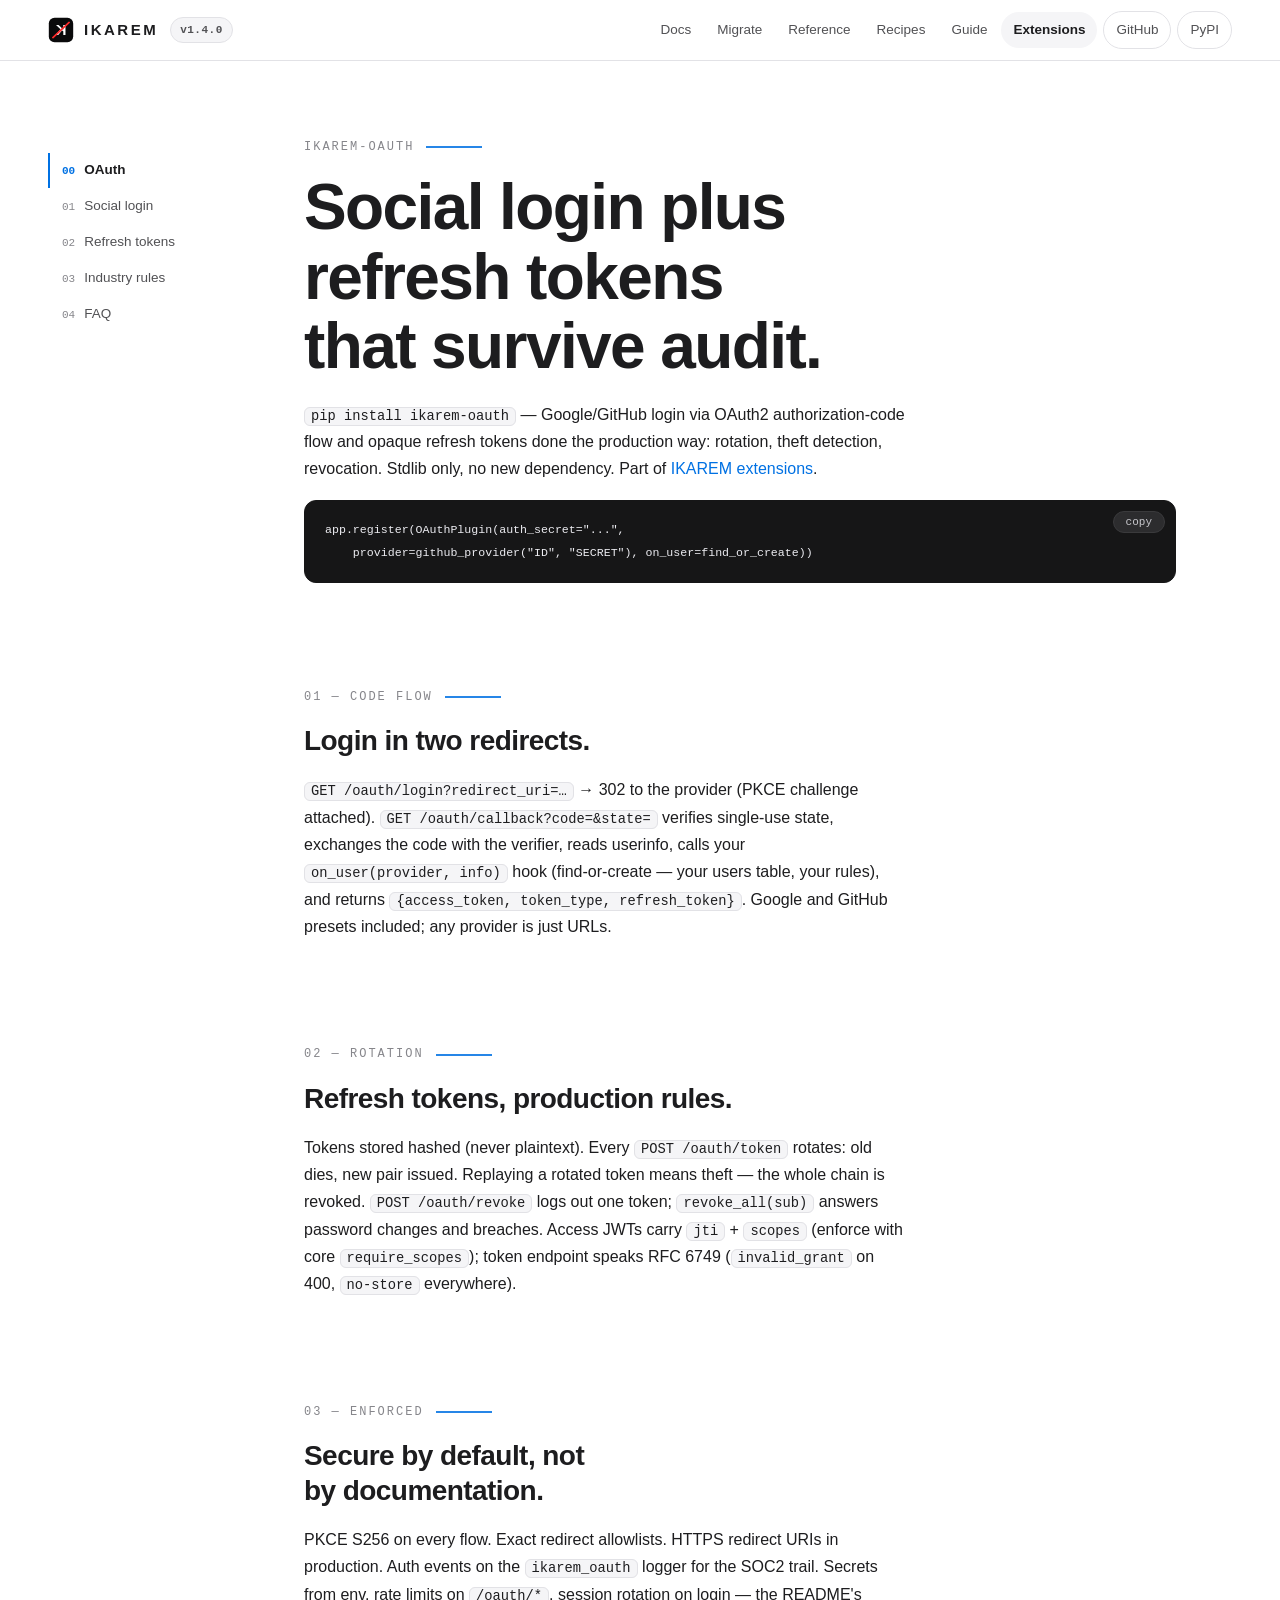
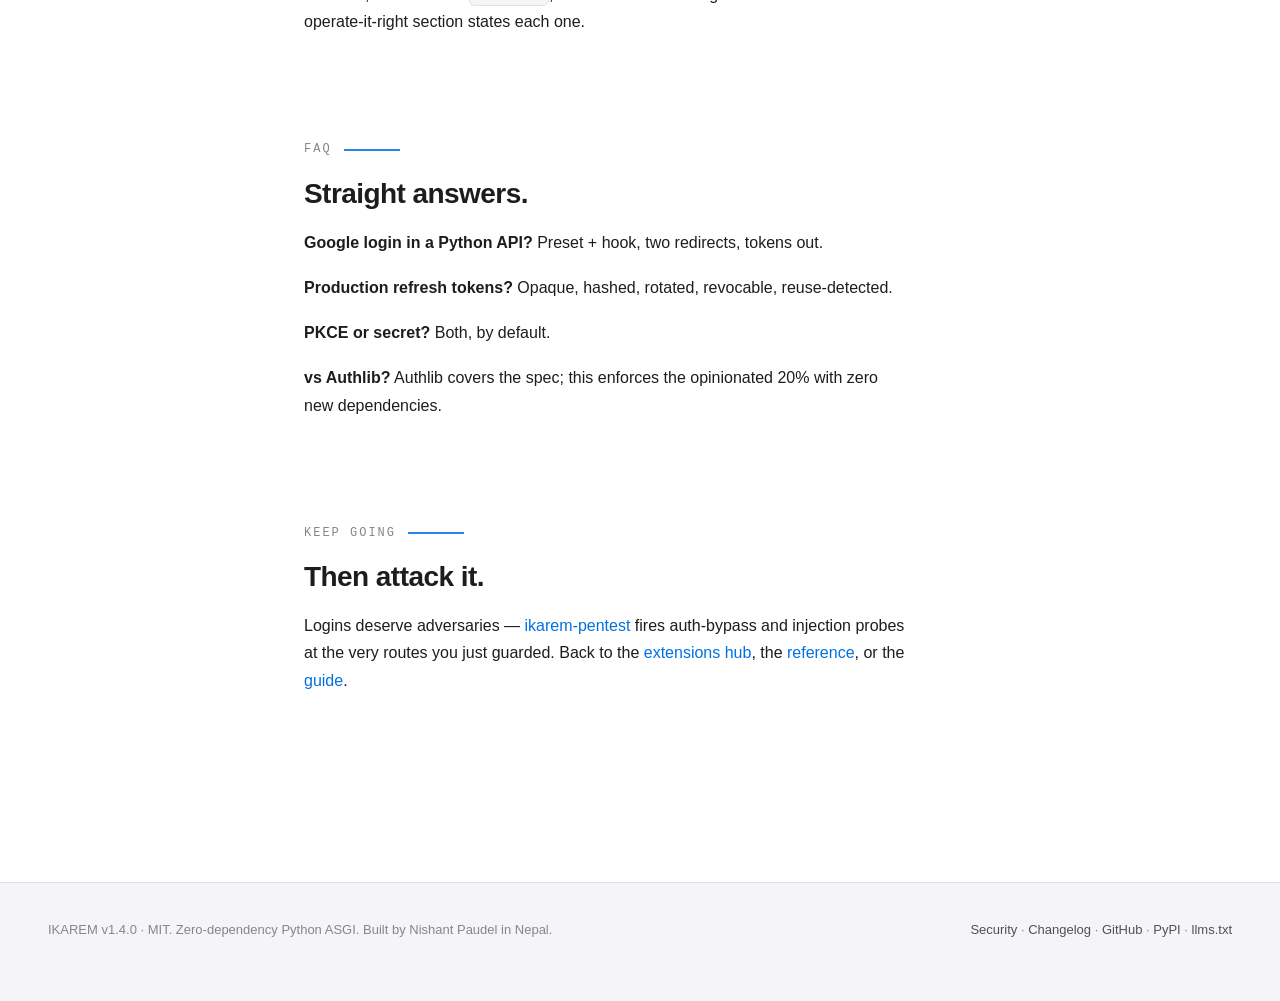
<file: site/ext-oauth.html>
<!doctype html>
<html lang="en">
<head>
<meta charset="utf-8">
<meta name="author" content="Nishant Paudel">
<meta name="viewport" content="width=device-width, initial-scale=1">
<title>ikarem-oauth — Python OAuth2 Login (Google/GitHub) + Refresh Token Rotation</title>
<meta name="description" content="Add Google/GitHub social login to your Python API in minutes: OAuth2 code flow with PKCE, single-use state, plus opaque refresh tokens with rotation, theft detection, and revocation. Stdlib only, RFC 6749 errors. pip install ikarem-oauth.">
<meta name="keywords" content="python oauth2 login, social login python, github oauth python, google login api python, refresh token rotation python, oauth pkce python, authlib alternative, fastapi oauth, rfc 6749 python">
<meta name="theme-color" content="#ffffff">
<meta property="og:type" content="article">
<meta property="og:site_name" content="IKAREM">
<meta property="og:url" content="https://ikarem.vercel.app/extensions/oauth">
<meta property="og:title" content="ikarem-oauth — social login + refresh tokens that survive audit">
<meta property="og:description" content="PKCE, single-use state, redirect allowlists, rotation with theft detection. pip install ikarem-oauth.">
<meta property="og:image" content="https://ikarem.vercel.app/og.png">
<meta name="twitter:card" content="summary_large_image">
<meta name="twitter:title" content="ikarem-oauth — Python OAuth2 Login + Refresh Token Rotation">
<meta name="twitter:image" content="https://ikarem.vercel.app/og.png">
<meta name="twitter:description" content="Google/GitHub login, PKCE, refresh rotation with reuse detection, RFC 6749 errors. Stdlib only.">
<script type="application/ld+json">
{"@context": "https://schema.org", "@type": "SoftwareApplication",
 "name": "ikarem-oauth", "applicationCategory": "DeveloperApplication",
 "operatingSystem": "Any (Python >= 3.10)", "programmingLanguage": "Python",
 "softwareVersion": "0.1.0", "license": "https://github.com/nishantXnova/IKAREM/blob/main/LICENSE",
 "offers": {"@type": "Offer", "price": "0"},
 "codeRepository": "https://github.com/nishantXnova/IKAREM/tree/main/extensions/ikarem-oauth",
 "description": "OAuth2 login (Google/GitHub) with PKCE plus opaque refresh tokens: rotation, theft detection, revocation. Stdlib only.",
 "author": {"@type": "Person", "name": "Nishant Paudel", "homeLocation": {"@type": "Place", "name": "Nepal"}}}
</script>
<script type="application/ld+json">
{"@context": "https://schema.org", "@type": "FAQPage",
 "mainEntity": [
  {"@type": "Question", "name": "How do I add Google login to a Python API?", "acceptedAnswer": {"@type": "Answer", "text": "pip install ikarem-oauth, register OAuthPlugin with the Google preset and an on_user hook (find-or-create). GET /oauth/login redirects, /oauth/callback returns access+refresh tokens. Same pattern for GitHub."}},
  {"@type": "Question", "name": "How should refresh tokens work in production?", "acceptedAnswer": {"@type": "Answer", "text": "Opaque, hashed at rest, single-use rotation, short access TTL (15 min), revocation on logout and password change, and reuse detection that kills the chain on replay. ikarem-oauth implements all of it."}},
  {"@type": "Question", "name": "PKCE or client secret for server apps?", "acceptedAnswer": {"@type": "Answer", "text": "Both. ikarem-oauth sends PKCE S256 on every code flow by default (use_pkce=False only for legacy providers) plus the client secret at the token endpoint — defense in depth per current OAuth BCP."}},
  {"@type": "Question", "name": "How is it different from Authlib?", "acceptedAnswer": {"@type": "Answer", "text": "Authlib is the complete, spec-covering toolkit. ikarem-oauth is the opinionated 20%: one plugin, two presets, secure defaults enforced (PKCE, allowlists, HTTPS, RFC errors) instead of configurable. Stdlib only, no new dependency."}}
 ]}
</script>
<link rel="icon" href="../assets/ikarem-icon.svg" type="image/svg+xml">
<link rel="stylesheet" href="style.css?v=2">
<link rel="canonical" href="https://ikarem.vercel.app/extensions/oauth">
</head>
<body>
<header class="topbar">
<div class="topbar-inner">
  <a class="brand" href="index.html"><img src="../assets/ikarem-icon.svg" alt="IKAREM"><b>IKAREM</b></a>
  <span class="ver">v1.4.0</span>
  <nav>
<a href="index.html">Docs</a>
<a href="migrate.html">Migrate</a>
<a href="reference.html">Reference</a>
<a href="recipes.html">Recipes</a>
<a href="guide.html">Guide</a>
<a href="extensions.html" class="on">Extensions</a>
    <a href="https://github.com/nishantXnova/IKAREM" class="ext">GitHub</a>
    <a href="https://pypi.org/project/ikarem/" class="ext">PyPI</a>
  </nav>
</div>
</header>

<div class="wrap">
<aside class="side"><ol>
  <li><a href="#top" class="on"><span class="n">00</span>OAuth</a></li>
  <li><a href="#flow"><span class="n">01</span>Social login</a></li>
  <li><a href="#refresh"><span class="n">02</span>Refresh tokens</a></li>
  <li><a href="#rules"><span class="n">03</span>Industry rules</a></li>
  <li><a href="#faq"><span class="n">04</span>FAQ</a></li>
</ol></aside>

<main>
<section id="top">
  <p class="secnum">IKAREM-OAUTH</p>
  <h1>Social login plus refresh tokens that survive audit.</h1>
  <p><code>pip install ikarem-oauth</code> — Google/GitHub login via
  OAuth2 authorization-code flow and opaque refresh tokens done the
  production way: rotation, theft detection, revocation. Stdlib only, no
  new dependency. Part of <a href="extensions.html">IKAREM extensions</a>.</p>
  <pre><code>app.register(OAuthPlugin(auth_secret="...",
    provider=github_provider("ID", "SECRET"), on_user=find_or_create))</code></pre>
</section>

<section id="flow">
  <p class="secnum">01 — CODE FLOW</p>
  <h2>Login in two redirects.</h2>
  <p><code>GET /oauth/login?redirect_uri=…</code> → 302 to the provider
  (PKCE challenge attached). <code>GET /oauth/callback?code=&amp;state=</code>
  verifies single-use state, exchanges the code with the verifier,
  reads userinfo, calls your <code>on_user(provider, info)</code> hook
  (find-or-create — your users table, your rules), and returns
  <code>{access_token, token_type, refresh_token}</code>. Google and
  GitHub presets included; any provider is just URLs.</p>
</section>

<section id="refresh">
  <p class="secnum">02 — ROTATION</p>
  <h2>Refresh tokens, production rules.</h2>
  <p>Tokens stored hashed (never plaintext). Every
  <code>POST /oauth/token</code> rotates: old dies, new pair issued.
  Replaying a rotated token means theft — the whole chain is revoked.
  <code>POST /oauth/revoke</code> logs out one token;
  <code>revoke_all(sub)</code> answers password changes and breaches.
  Access JWTs carry <code>jti</code> + <code>scopes</code> (enforce with
  core <code>require_scopes</code>); token endpoint speaks RFC 6749
  (<code>invalid_grant</code> on 400, <code>no-store</code> everywhere).</p>
</section>

<section id="rules">
  <p class="secnum">03 — ENFORCED</p>
  <h2>Secure by default, not by documentation.</h2>
  <p>PKCE S256 on every flow. Exact redirect allowlists. HTTPS
  redirect URIs in production. Auth events on the
  <code>ikarem_oauth</code> logger for the SOC2 trail. Secrets from env,
  rate limits on <code>/oauth/*</code>, session rotation on login —
  the README's operate-it-right section states each one.</p>
</section>

<section id="faq">
  <p class="secnum">FAQ</p>
  <h2>Straight answers.</h2>
  <p><b>Google login in a Python API?</b> Preset + hook, two redirects,
  tokens out.</p>
  <p><b>Production refresh tokens?</b> Opaque, hashed, rotated,
  revocable, reuse-detected.</p>
  <p><b>PKCE or secret?</b> Both, by default.</p>
  <p><b>vs Authlib?</b> Authlib covers the spec; this enforces the
  opinionated 20% with zero new dependencies.</p>
</section>

<section id="next">
  <p class="secnum">KEEP GOING</p>
  <h2>Then attack it.</h2>
  <p>Logins deserve adversaries — <a href="ext-pentest.html">ikarem-pentest</a>
  fires auth-bypass and injection probes at the very routes you just
  guarded. Back to the <a href="extensions.html">extensions hub</a>, the
  <a href="reference.html">reference</a>, or the
  <a href="guide.html">guide</a>.</p>
</section>
</main>
</div>

<footer><div class="wrap">
  <span>IKAREM v1.4.0 · MIT. Zero-dependency Python ASGI. Built by Nishant Paudel in Nepal.</span>
  <span style="margin-left:auto"><a href="https://github.com/nishantXnova/IKAREM/blob/main/SECURITY.md">Security</a> · <a href="https://github.com/nishantXnova/IKAREM/blob/main/CHANGELOG.md">Changelog</a> · <a href="https://github.com/nishantXnova/IKAREM">GitHub</a> · <a href="https://pypi.org/project/ikarem/">PyPI</a> · <a href="https://ikarem.vercel.app/llms.txt">llms.txt</a></span>
</div></footer>
<script src="script.js?v=2" defer></script>
</body>
</html>
</file>
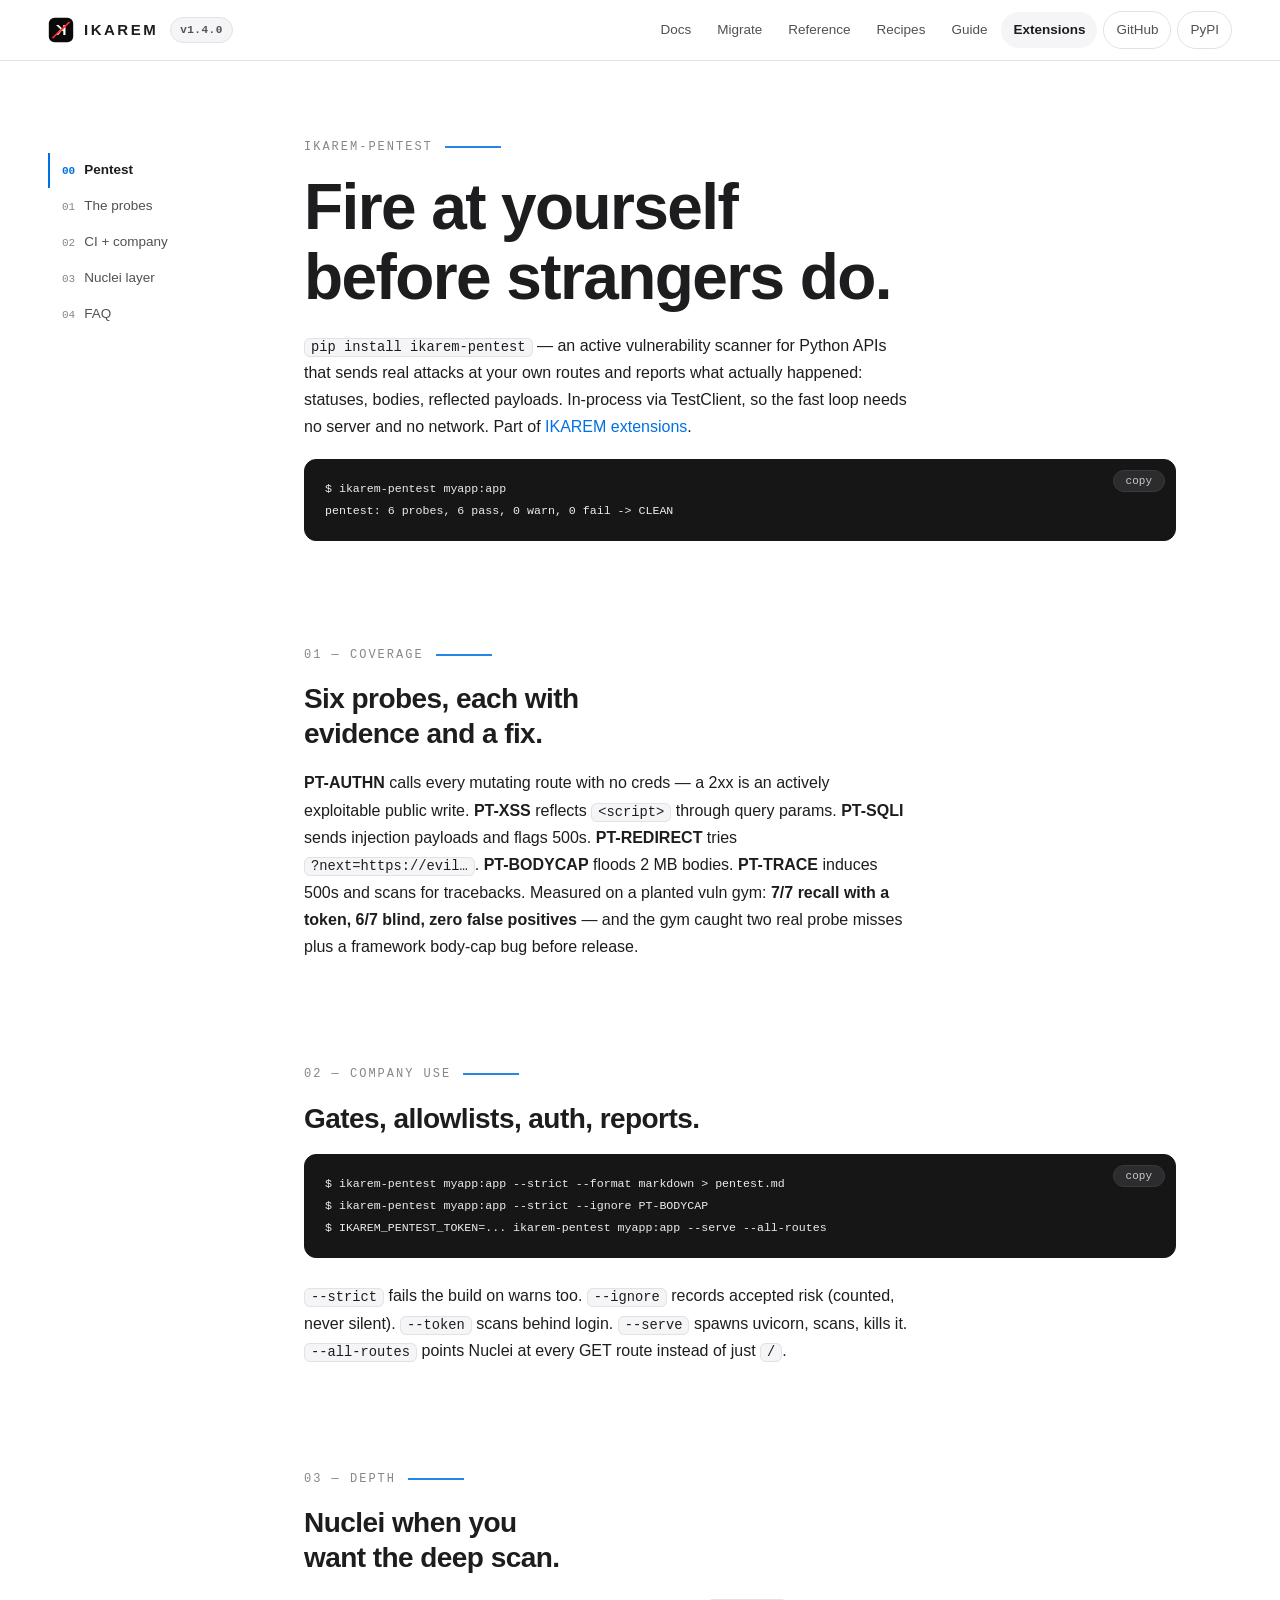
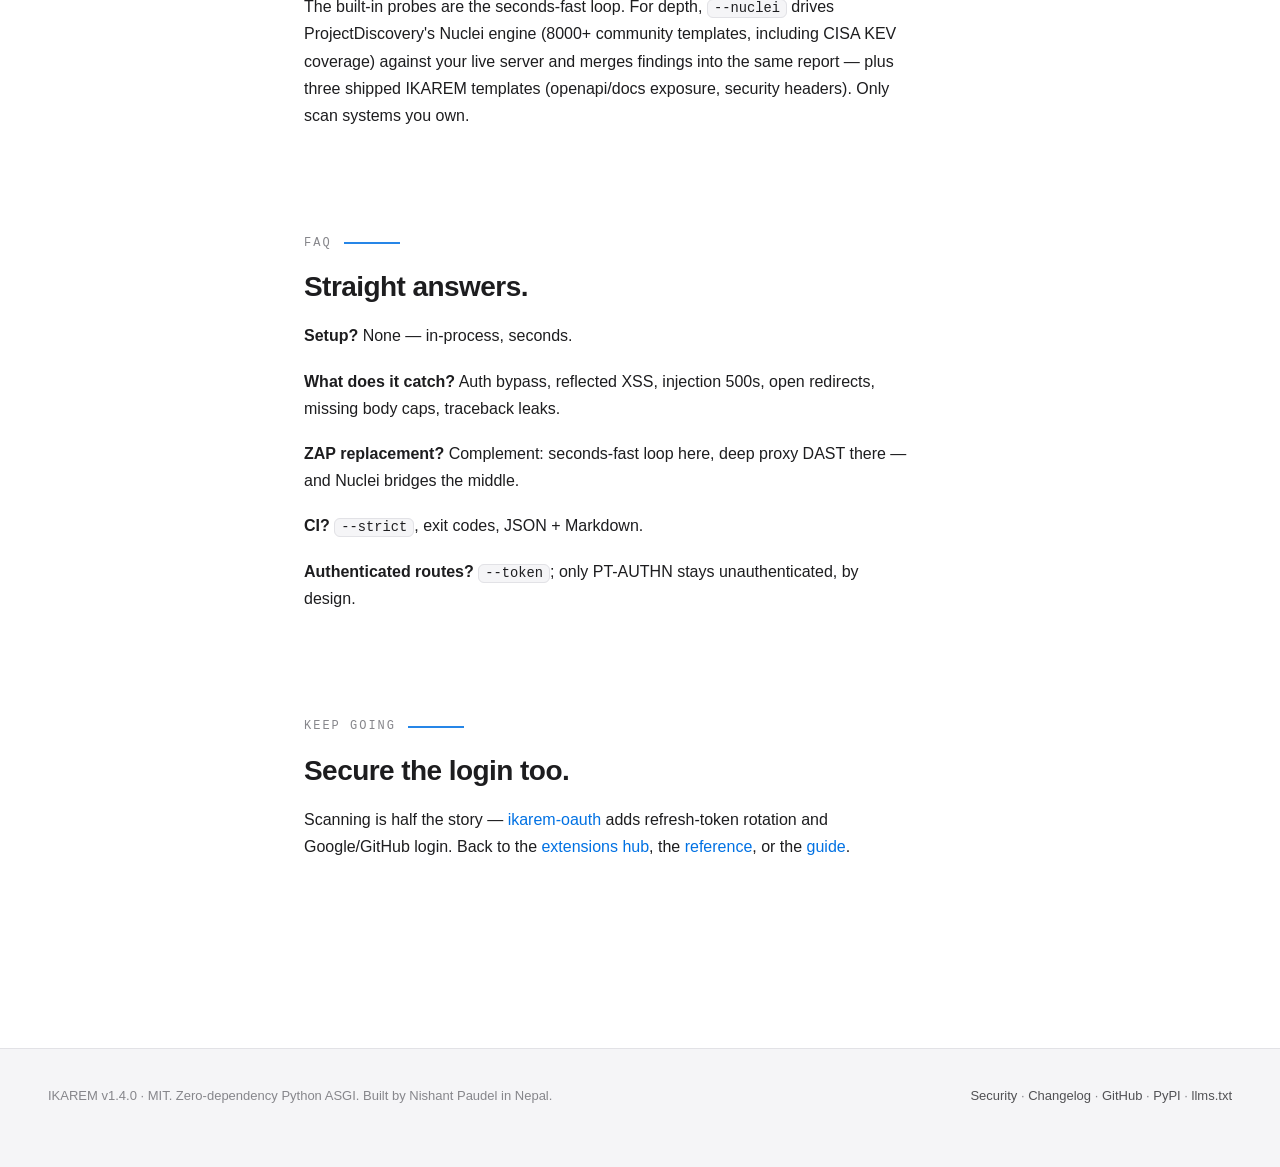
<file: site/ext-pentest.html>
<!doctype html>
<html lang="en">
<head>
<meta charset="utf-8">
<meta name="author" content="Nishant Paudel">
<meta name="viewport" content="width=device-width, initial-scale=1">
<title>ikarem-pentest — Active Vulnerability Scanner for Python APIs (XSS, SQLi, Auth Bypass)</title>
<meta name="description" content="ikarem-pentest fires real attacks at your own Python API: auth bypass, reflected XSS, SQL injection smoke, open redirects, body-cap floods, traceback leaks. In-process, zero setup — plus the Nuclei engine (8000+ templates) for live servers. CI-ready with --strict.">
<meta name="keywords" content="python vulnerability scanner, pentest python api, xss scanner python, sqli tester, auth bypass tester, open redirect checker, nuclei python, owasp zap alternative lightweight, api security testing ci, python security audit tool">
<meta name="theme-color" content="#ffffff">
<meta property="og:type" content="article">
<meta property="og:site_name" content="IKAREM">
<meta property="og:url" content="https://ikarem.vercel.app/extensions/pentest">
<meta property="og:title" content="ikarem-pentest — fire at yourself before strangers do">
<meta property="og:description" content="Six active probes in-process, Nuclei layer for live servers, markdown reports, CI gates. pip install ikarem-pentest.">
<meta property="og:image" content="https://ikarem.vercel.app/og.png">
<meta name="twitter:card" content="summary_large_image">
<meta name="twitter:title" content="ikarem-pentest — Active Vulnerability Scanner for Python APIs">
<meta name="twitter:image" content="https://ikarem.vercel.app/og.png">
<meta name="twitter:description" content="Auth bypass, XSS, SQLi, open redirects, body caps, tracebacks — proven on a vuln gym at 7/7 recall.">
<script type="application/ld+json">
{"@context": "https://schema.org", "@type": "SoftwareApplication",
 "name": "ikarem-pentest", "applicationCategory": "DeveloperApplication",
 "operatingSystem": "Any (Python >= 3.10)", "programmingLanguage": "Python",
 "softwareVersion": "0.1.0", "license": "https://github.com/nishantXnova/IKAREM/blob/main/LICENSE",
 "offers": {"@type": "Offer", "price": "0"},
 "codeRepository": "https://github.com/nishantXnova/IKAREM/tree/main/extensions/ikarem-pentest",
 "description": "Active self-pentest for Python APIs: auth-bypass, XSS, SQLi, redirect, body-cap, and traceback probes in-process, plus a Nuclei live-server layer.",
 "author": {"@type": "Person", "name": "Nishant Paudel", "homeLocation": {"@type": "Place", "name": "Nepal"}}}
</script>
<script type="application/ld+json">
{"@context": "https://schema.org", "@type": "FAQPage",
 "mainEntity": [
  {"@type": "Question", "name": "How do I scan my Python API for vulnerabilities without setup?", "acceptedAnswer": {"@type": "Answer", "text": "pip install ikarem-pentest and run ikarem-pentest myapp:app. Six probes attack your routes in-process via TestClient — no server, no network, results in seconds."}},
  {"@type": "Question", "name": "What vulnerabilities does ikarem-pentest detect?", "acceptedAnswer": {"@type": "Answer", "text": "Unauthenticated writable routes (auth bypass), reflected XSS, injection-induced 500s, open redirects via ?next=, missing body caps, and traceback leakage in error bodies. Measured recall on a planted vuln gym: 7/7 with a token, 6/7 blind, zero false positives."}},
  {"@type": "Question", "name": "How is it different from OWASP ZAP?", "acceptedAnswer": {"@type": "Answer", "text": "ZAP is a full proxy-based DAST that needs a running server and spidering time. ikarem-pentest runs in-process against your app object in seconds for the fast loop, and shells out to Nuclei (8000+ templates) when you want the deep scan. They complement, not replace."}},
  {"@type": "Question", "name": "Can I gate CI on pentest results?", "acceptedAnswer": {"@type": "Answer", "text": "Yes: ikarem-pentest myapp:app --strict exits 1 on any fail or warn. Accept known risks explicitly with --ignore PT-BODYCAP (counted as ignored, never silently dropped)."}},
  {"@type": "Question", "name": "Does it test authenticated routes?", "acceptedAnswer": {"@type": "Answer", "text": "Yes — pass --token or IKAREM_PENTEST_TOKEN. Every probe except PT-AUTHN (which stays unauthenticated by design) scans behind login, reaching guarded handlers."}}
 ]}
</script>
<link rel="icon" href="../assets/ikarem-icon.svg" type="image/svg+xml">
<link rel="stylesheet" href="style.css?v=2">
<link rel="canonical" href="https://ikarem.vercel.app/extensions/pentest">
</head>
<body>
<header class="topbar">
<div class="topbar-inner">
  <a class="brand" href="index.html"><img src="../assets/ikarem-icon.svg" alt="IKAREM"><b>IKAREM</b></a>
  <span class="ver">v1.4.0</span>
  <nav>
<a href="index.html">Docs</a>
<a href="migrate.html">Migrate</a>
<a href="reference.html">Reference</a>
<a href="recipes.html">Recipes</a>
<a href="guide.html">Guide</a>
<a href="extensions.html" class="on">Extensions</a>
    <a href="https://github.com/nishantXnova/IKAREM" class="ext">GitHub</a>
    <a href="https://pypi.org/project/ikarem/" class="ext">PyPI</a>
  </nav>
</div>
</header>

<div class="wrap">
<aside class="side"><ol>
  <li><a href="#top" class="on"><span class="n">00</span>Pentest</a></li>
  <li><a href="#probes"><span class="n">01</span>The probes</a></li>
  <li><a href="#ci"><span class="n">02</span>CI + company</a></li>
  <li><a href="#nuclei"><span class="n">03</span>Nuclei layer</a></li>
  <li><a href="#faq"><span class="n">04</span>FAQ</a></li>
</ol></aside>

<main>
<section id="top">
  <p class="secnum">IKAREM-PENTEST</p>
  <h1>Fire at yourself before strangers do.</h1>
  <p><code>pip install ikarem-pentest</code> — an active vulnerability
  scanner for Python APIs that sends real attacks at your own routes and
  reports what actually happened: statuses, bodies, reflected payloads.
  In-process via TestClient, so the fast loop needs no server and no
  network. Part of <a href="extensions.html">IKAREM extensions</a>.</p>
  <pre><code>$ ikarem-pentest myapp:app
pentest: 6 probes, 6 pass, 0 warn, 0 fail -&gt; CLEAN</code></pre>
</section>

<section id="probes">
  <p class="secnum">01 — COVERAGE</p>
  <h2>Six probes, each with evidence and a fix.</h2>
  <p><b>PT-AUTHN</b> calls every mutating route with no creds — a 2xx is an
  actively exploitable public write. <b>PT-XSS</b> reflects
  <code>&lt;script&gt;</code> through query params. <b>PT-SQLI</b> sends
  injection payloads and flags 500s. <b>PT-REDIRECT</b> tries
  <code>?next=https://evil…</code>. <b>PT-BODYCAP</b> floods 2&nbsp;MB
  bodies. <b>PT-TRACE</b> induces 500s and scans for tracebacks. Measured
  on a planted vuln gym: <b>7/7 recall with a token, 6/7 blind, zero false
  positives</b> — and the gym caught two real probe misses plus a
  framework body-cap bug before release.</p>
</section>

<section id="ci">
  <p class="secnum">02 — COMPANY USE</p>
  <h2>Gates, allowlists, auth, reports.</h2>
  <pre><code>$ ikarem-pentest myapp:app --strict --format markdown &gt; pentest.md
$ ikarem-pentest myapp:app --strict --ignore PT-BODYCAP
$ IKAREM_PENTEST_TOKEN=... ikarem-pentest myapp:app --serve --all-routes</code></pre>
  <p><code>--strict</code> fails the build on warns too.
  <code>--ignore</code> records accepted risk (counted, never silent).
  <code>--token</code> scans behind login. <code>--serve</code> spawns
  uvicorn, scans, kills it. <code>--all-routes</code> points Nuclei at
  every GET route instead of just <code>/</code>.</p>
</section>

<section id="nuclei">
  <p class="secnum">03 — DEPTH</p>
  <h2>Nuclei when you want the deep scan.</h2>
  <p>The built-in probes are the seconds-fast loop. For depth,
  <code>--nuclei</code> drives ProjectDiscovery's Nuclei engine (8000+
  community templates, including CISA KEV coverage) against your live
  server and merges findings into the same report — plus three shipped
  IKAREM templates (openapi/docs exposure, security headers). Only scan
  systems you own.</p>
</section>

<section id="faq">
  <p class="secnum">FAQ</p>
  <h2>Straight answers.</h2>
  <p><b>Setup?</b> None — in-process, seconds.</p>
  <p><b>What does it catch?</b> Auth bypass, reflected XSS, injection
  500s, open redirects, missing body caps, traceback leaks.</p>
  <p><b>ZAP replacement?</b> Complement: seconds-fast loop here, deep
  proxy DAST there — and Nuclei bridges the middle.</p>
  <p><b>CI?</b> <code>--strict</code>, exit codes, JSON + Markdown.</p>
  <p><b>Authenticated routes?</b> <code>--token</code>; only PT-AUTHN
  stays unauthenticated, by design.</p>
</section>

<section id="next">
  <p class="secnum">KEEP GOING</p>
  <h2>Secure the login too.</h2>
  <p>Scanning is half the story — <a href="ext-oauth.html">ikarem-oauth</a>
  adds refresh-token rotation and Google/GitHub login. Back to the
  <a href="extensions.html">extensions hub</a>, the
  <a href="reference.html">reference</a>, or the
  <a href="guide.html">guide</a>.</p>
</section>
</main>
</div>

<footer><div class="wrap">
  <span>IKAREM v1.4.0 · MIT. Zero-dependency Python ASGI. Built by Nishant Paudel in Nepal.</span>
  <span style="margin-left:auto"><a href="https://github.com/nishantXnova/IKAREM/blob/main/SECURITY.md">Security</a> · <a href="https://github.com/nishantXnova/IKAREM/blob/main/CHANGELOG.md">Changelog</a> · <a href="https://github.com/nishantXnova/IKAREM">GitHub</a> · <a href="https://pypi.org/project/ikarem/">PyPI</a> · <a href="https://ikarem.vercel.app/llms.txt">llms.txt</a></span>
</div></footer>
<script src="script.js?v=2" defer></script>
</body>
</html>
</file>
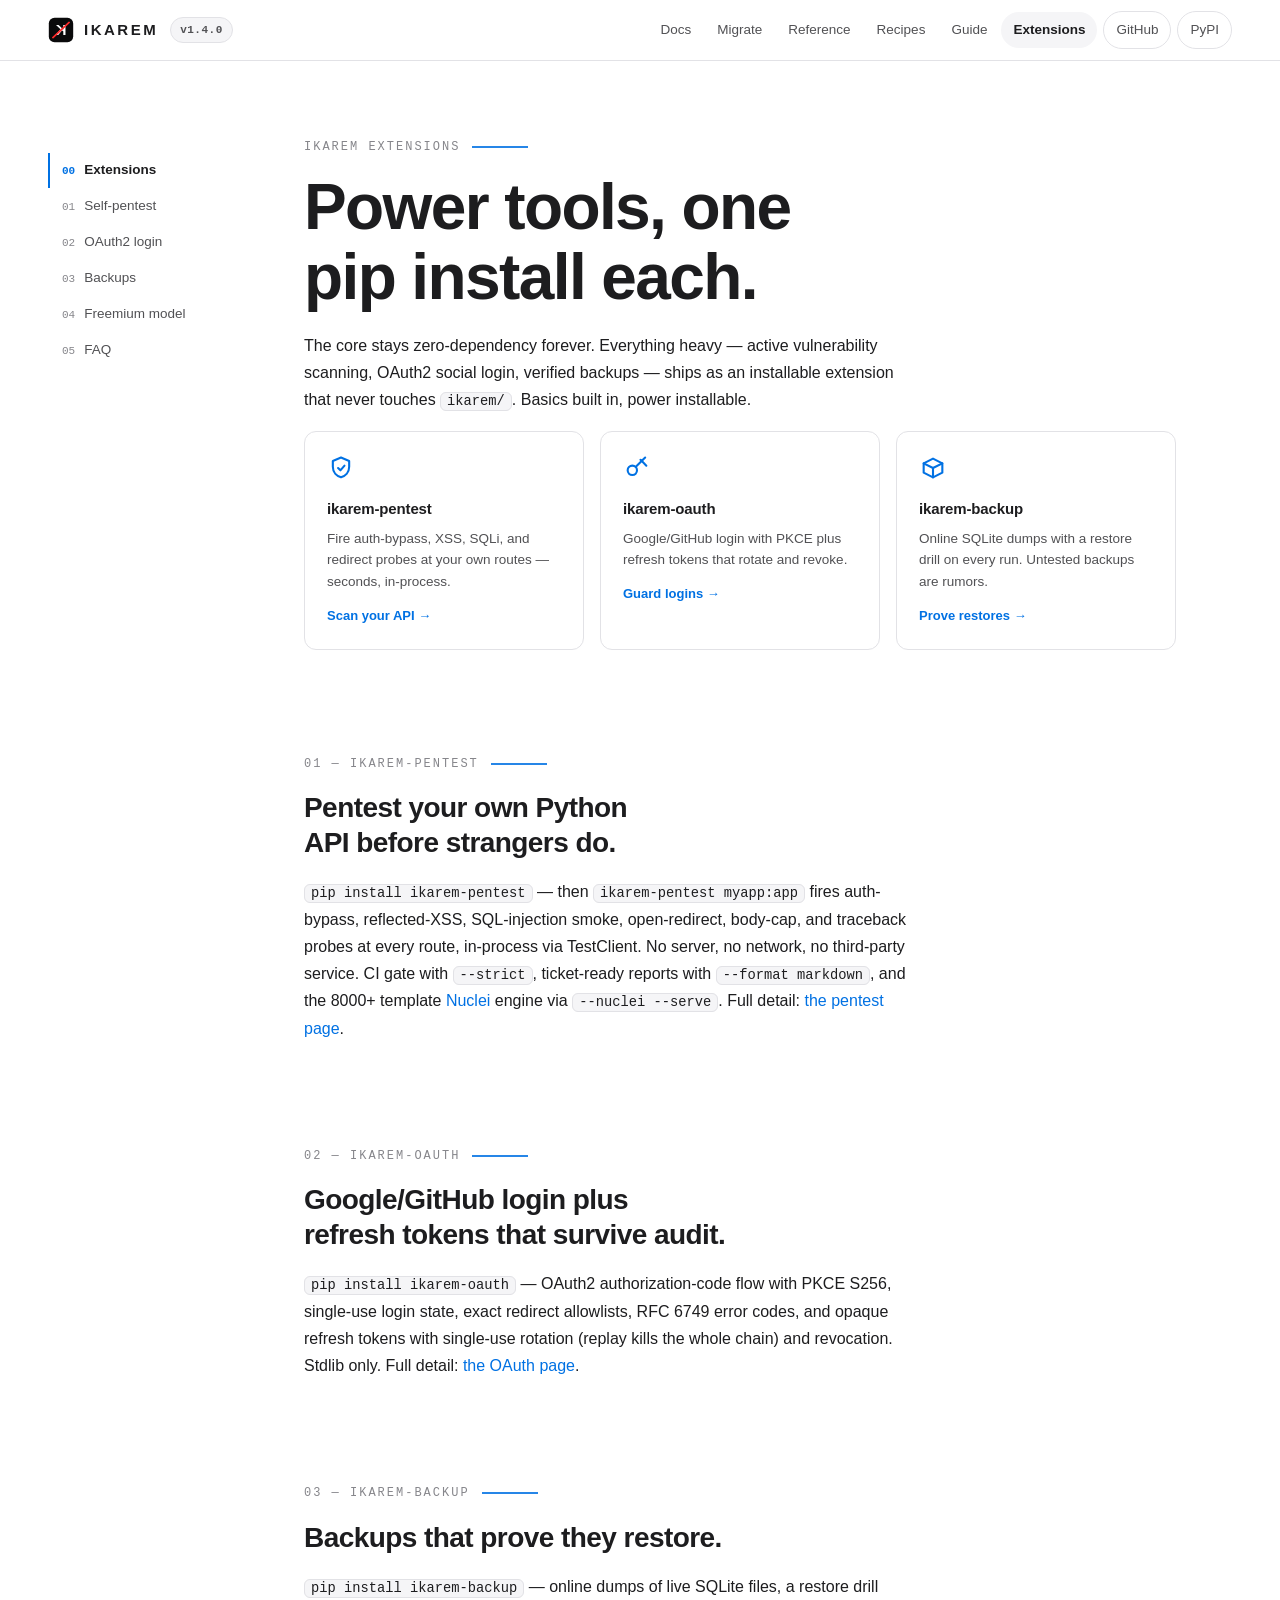
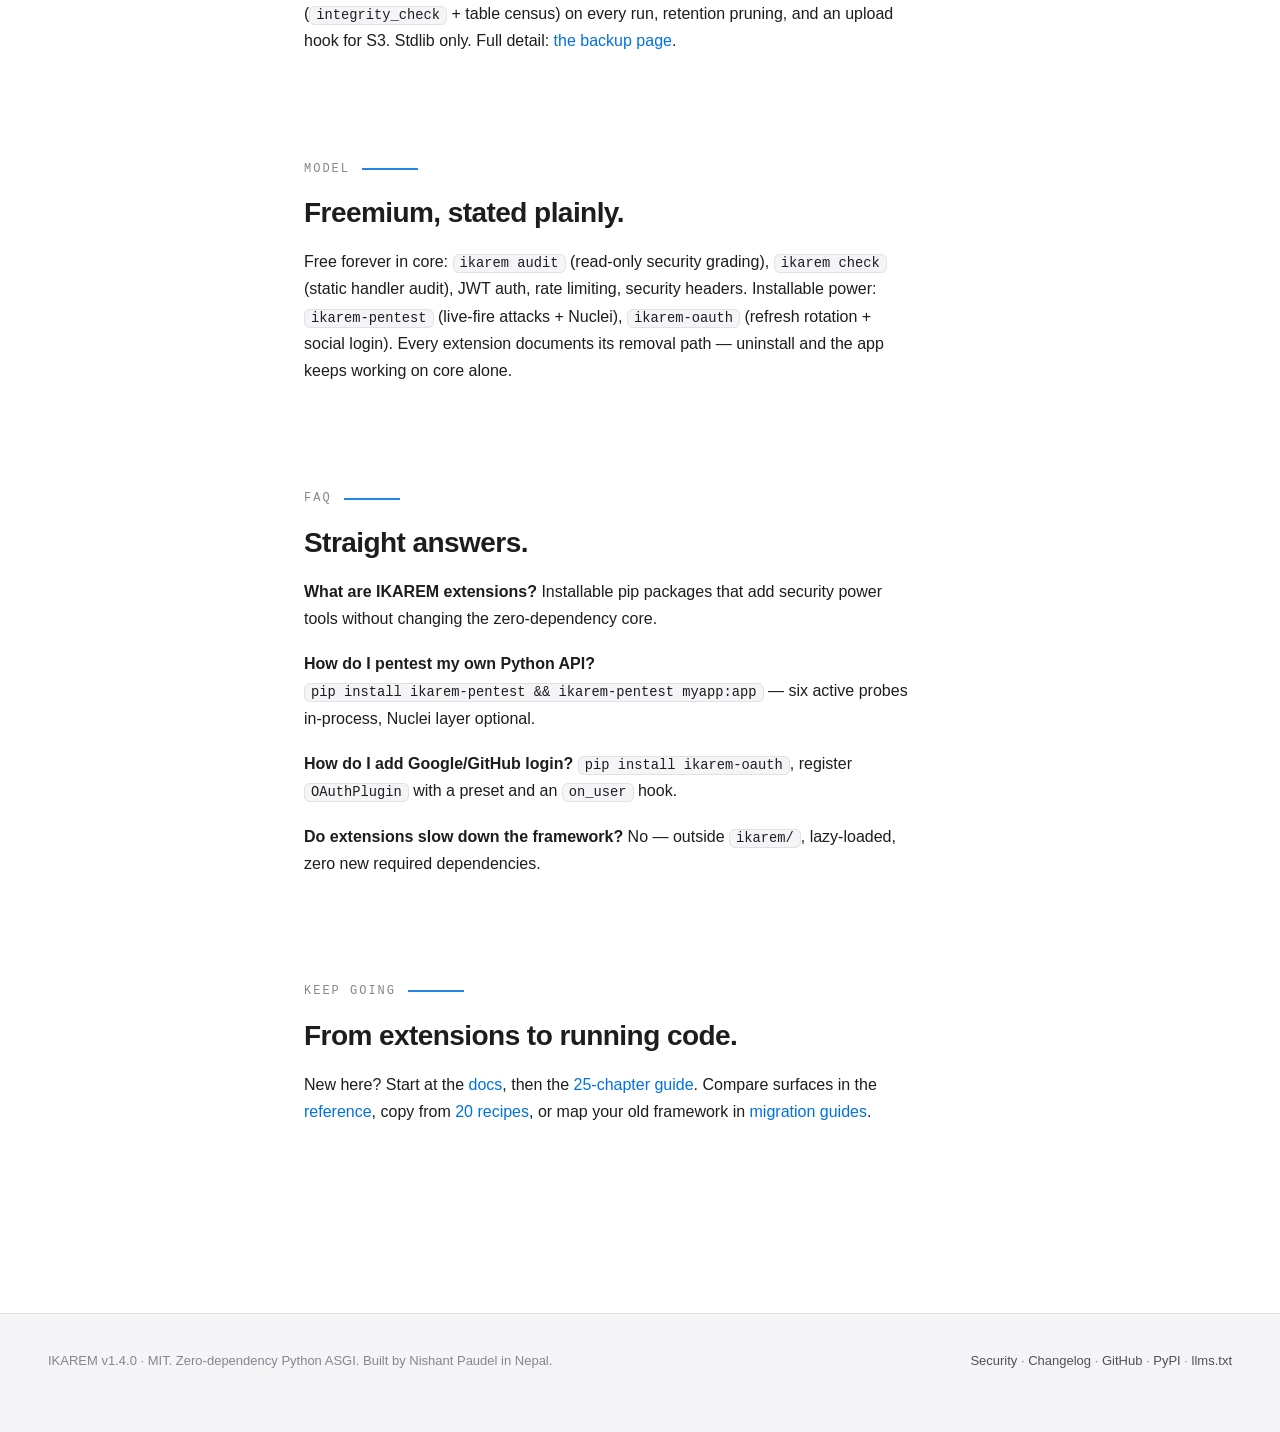
<file: site/extensions.html>
<!doctype html>
<html lang="en">
<head>
<meta charset="utf-8">
<meta name="author" content="Nishant Paudel">
<meta name="viewport" content="width=device-width, initial-scale=1">
<title>IKAREM Extensions — Self-Pentest Scanner & OAuth2 Login for Python APIs</title>
<meta name="description" content="Installable IKAREM extensions: ikarem-pentest (active vulnerability scanner for your Python API — auth bypass, XSS, SQLi, open redirects) and ikarem-oauth (refresh-token rotation + Google/GitHub social login). pip install, zero core changes.">
<meta name="keywords" content="ikarem extensions, python vulnerability scanner, pentest own api, python oauth2 login, refresh token rotation python, social login github google python, nuclei python, owasp zap alternative">
<meta name="theme-color" content="#ffffff">
<meta property="og:type" content="article">
<meta property="og:site_name" content="IKAREM">
<meta property="og:url" content="https://ikarem.vercel.app/extensions">
<meta property="og:title" content="IKAREM Extensions — Pentest Scanner & OAuth2 Login">
<meta property="og:description" content="Power tools outside the zero-dep core: active self-pentesting and industry-grade OAuth2. One pip install each.">
<meta property="og:image" content="https://ikarem.vercel.app/og.png">
<meta name="twitter:card" content="summary_large_image">
<meta name="twitter:title" content="IKAREM Extensions — Pentest Scanner & OAuth2 Login">
<meta name="twitter:image" content="https://ikarem.vercel.app/og.png">
<meta name="twitter:description" content="ikarem-pentest and ikarem-oauth: installable power tools for Python APIs.">
<script type="application/ld+json">
{"@context": "https://schema.org", "@type": "WebPage",
 "name": "IKAREM Extensions", "url": "https://ikarem.vercel.app/extensions",
 "isPartOf": {"@type": "WebSite", "name": "IKAREM", "url": "https://ikarem.vercel.app/"},
 "description": "Installable IKAREM extensions: active API vulnerability scanning and OAuth2 login with refresh tokens.",
 "author": {"@type": "Person", "name": "Nishant Paudel", "homeLocation": {"@type": "Place", "name": "Nepal"}}}
</script>
<script type="application/ld+json">
{"@context": "https://schema.org", "@type": "FAQPage",
 "mainEntity": [
  {"@type": "Question", "name": "What are IKAREM extensions?", "acceptedAnswer": {"@type": "Answer", "text": "Installable pip packages (ikarem-pentest, ikarem-oauth) that add security power tools without changing the zero-dependency core. Basics like ikarem audit stay built in; the heavy tools install separately."}},
  {"@type": "Question", "name": "How do I pentest my own Python API?", "acceptedAnswer": {"@type": "Answer", "text": "pip install ikarem-pentest, then run ikarem-pentest myapp:app. It fires auth-bypass, XSS, SQL injection, open-redirect, body-cap, and traceback probes at your routes in-process — no server needed. Add --nuclei --serve for 8000+ community templates."}},
  {"@type": "Question", "name": "How do I add Google/GitHub login to a Python API?", "acceptedAnswer": {"@type": "Answer", "text": "pip install ikarem-oauth, register OAuthPlugin with the GitHub or Google preset plus an on_user hook. You get OAuth2 code flow with PKCE, refresh-token rotation with theft detection, and RFC 6749 error codes."}},
  {"@type": "Question", "name": "Do extensions slow down the framework?", "acceptedAnswer": {"@type": "Answer", "text": "No. Extensions live outside ikarem/, load nothing until used, and add zero required dependencies to the core. Uninstall one and the app keeps working."}}
 ]}
</script>
<link rel="icon" href="../assets/ikarem-icon.svg" type="image/svg+xml">
<link rel="stylesheet" href="style.css?v=2">
<link rel="canonical" href="https://ikarem.vercel.app/extensions">
</head>
<body>
<header class="topbar">
<div class="topbar-inner">
  <a class="brand" href="index.html"><img src="../assets/ikarem-icon.svg" alt="IKAREM"><b>IKAREM</b></a>
  <span class="ver">v1.4.0</span>
  <nav>
<a href="index.html">Docs</a>
<a href="migrate.html">Migrate</a>
<a href="reference.html">Reference</a>
<a href="recipes.html">Recipes</a>
<a href="guide.html">Guide</a>
<a href="extensions.html" class="on">Extensions</a>
    <a href="https://github.com/nishantXnova/IKAREM" class="ext">GitHub</a>
    <a href="https://pypi.org/project/ikarem/" class="ext">PyPI</a>
  </nav>
</div>
</header>

<div class="wrap">
<aside class="side"><ol>
  <li><a href="#top" class="on"><span class="n">00</span>Extensions</a></li>
  <li><a href="#pentest"><span class="n">01</span>Self-pentest</a></li>
  <li><a href="#oauth"><span class="n">02</span>OAuth2 login</a></li>
  <li><a href="#backup"><span class="n">03</span>Backups</a></li>
  <li><a href="#model"><span class="n">04</span>Freemium model</a></li>
  <li><a href="#faq"><span class="n">05</span>FAQ</a></li>
</ol></aside>

<main>
<section id="top">
  <p class="secnum">IKAREM EXTENSIONS</p>
  <h1>Power tools, one pip install each.</h1>
  <p>The core stays zero-dependency forever. Everything heavy — active
  vulnerability scanning, OAuth2 social login, verified backups — ships as an installable
  extension that never touches <code>ikarem/</code>. Basics built in,
  power installable.</p>
<div class="cards">
<a class="card" href="ext-pentest.html">
<svg viewBox="0 0 24 24" fill="none" stroke="#0071e3" stroke-width="1.8" stroke-linecap="round" stroke-linejoin="round"><path d="M12 3l7 3v5c0 5-3.5 8-7 9-3.5-1-7-4-7-9V6z"/><path d="M9.5 12l2 2 3.5-4"/></svg>
<b>ikarem-pentest</b>
<span>Fire auth-bypass, XSS, SQLi, and redirect probes at your own routes — seconds, in-process.</span>
<em>Scan your API →</em>
</a>
<a class="card" href="ext-oauth.html">
<svg viewBox="0 0 24 24" fill="none" stroke="#0071e3" stroke-width="1.8" stroke-linecap="round" stroke-linejoin="round"><circle cx="8" cy="14" r="4"/><path d="M11 11l8-8M15 5l3 3M18 8l2 2"/></svg>
<b>ikarem-oauth</b>
<span>Google/GitHub login with PKCE plus refresh tokens that rotate and revoke.</span>
<em>Guard logins →</em>
</a>
<a class="card" href="ext-backup.html">
<svg viewBox="0 0 24 24" fill="none" stroke="#0071e3" stroke-width="1.8" stroke-linecap="round" stroke-linejoin="round"><path d="M4 8l8-4 8 4v8l-8 4-8-4z"/><path d="M4 8l8 4 8-4M12 12v8"/></svg>
<b>ikarem-backup</b>
<span>Online SQLite dumps with a restore drill on every run. Untested backups are rumors.</span>
<em>Prove restores →</em>
</a>
</div>
</section>

<section id="pentest">
  <p class="secnum">01 — IKAREM-PENTEST</p>
  <h2>Pentest your own Python API before strangers do.</h2>
  <p><code>pip install ikarem-pentest</code> — then
  <code>ikarem-pentest myapp:app</code> fires auth-bypass, reflected-XSS,
  SQL-injection smoke, open-redirect, body-cap, and traceback probes at
  every route, in-process via TestClient. No server, no network, no
  third-party service. CI gate with <code>--strict</code>, ticket-ready
  reports with <code>--format markdown</code>, and the 8000+ template
  <a href="https://github.com/projectdiscovery/nuclei">Nuclei</a> engine via
  <code>--nuclei --serve</code>. Full detail: <a href="ext-pentest.html">the pentest page</a>.</p>
</section>

<section id="oauth">
  <p class="secnum">02 — IKAREM-OAUTH</p>
  <h2>Google/GitHub login plus refresh tokens that survive audit.</h2>
  <p><code>pip install ikarem-oauth</code> — OAuth2 authorization-code flow
  with PKCE S256, single-use login state, exact redirect allowlists,
  RFC 6749 error codes, and opaque refresh tokens with single-use rotation
  (replay kills the whole chain) and revocation. Stdlib only.
  Full detail: <a href="ext-oauth.html">the OAuth page</a>.</p>
</section>

<section id="backup">
  <p class="secnum">03 — IKAREM-BACKUP</p>
  <h2>Backups that prove they restore.</h2>
  <p><code>pip install ikarem-backup</code> — online dumps of live SQLite
  files, a restore drill (<code>integrity_check</code> + table census) on
  every run, retention pruning, and an upload hook for S3. Stdlib only.
  Full detail: <a href="ext-backup.html">the backup page</a>.</p>
</section>

<section id="model">
  <p class="secnum">MODEL</p>
  <h2>Freemium, stated plainly.</h2>
  <p>Free forever in core: <code>ikarem audit</code> (read-only security
  grading), <code>ikarem check</code> (static handler audit), JWT auth,
  rate limiting, security headers. Installable power:
  <code>ikarem-pentest</code> (live-fire attacks + Nuclei),
  <code>ikarem-oauth</code> (refresh rotation + social login). Every
  extension documents its removal path — uninstall and the app keeps
  working on core alone.</p>
</section>

<section id="faq">
  <p class="secnum">FAQ</p>
  <h2>Straight answers.</h2>
  <p><b>What are IKAREM extensions?</b> Installable pip packages that add
  security power tools without changing the zero-dependency core.</p>
  <p><b>How do I pentest my own Python API?</b>
  <code>pip install ikarem-pentest &amp;&amp; ikarem-pentest myapp:app</code> —
  six active probes in-process, Nuclei layer optional.</p>
  <p><b>How do I add Google/GitHub login?</b>
  <code>pip install ikarem-oauth</code>, register
  <code>OAuthPlugin</code> with a preset and an <code>on_user</code> hook.</p>
  <p><b>Do extensions slow down the framework?</b> No — outside
  <code>ikarem/</code>, lazy-loaded, zero new required dependencies.</p>
</section>

<section id="next">
  <p class="secnum">KEEP GOING</p>
  <h2>From extensions to running code.</h2>
  <p>New here? Start at the <a href="index.html">docs</a>, then the
  <a href="guide.html">25-chapter guide</a>. Compare surfaces in the
  <a href="reference.html">reference</a>, copy from
  <a href="recipes.html">20 recipes</a>, or map your old framework in
  <a href="migrate.html">migration guides</a>.</p>
</section>
</main>
</div>

<footer><div class="wrap">
  <span>IKAREM v1.4.0 · MIT. Zero-dependency Python ASGI. Built by Nishant Paudel in Nepal.</span>
  <span style="margin-left:auto"><a href="https://github.com/nishantXnova/IKAREM/blob/main/SECURITY.md">Security</a> · <a href="https://github.com/nishantXnova/IKAREM/blob/main/CHANGELOG.md">Changelog</a> · <a href="https://github.com/nishantXnova/IKAREM">GitHub</a> · <a href="https://pypi.org/project/ikarem/">PyPI</a> · <a href="https://ikarem.vercel.app/llms.txt">llms.txt</a></span>
</div></footer>
<script src="script.js?v=2" defer></script>
</body>
</html>
</file>
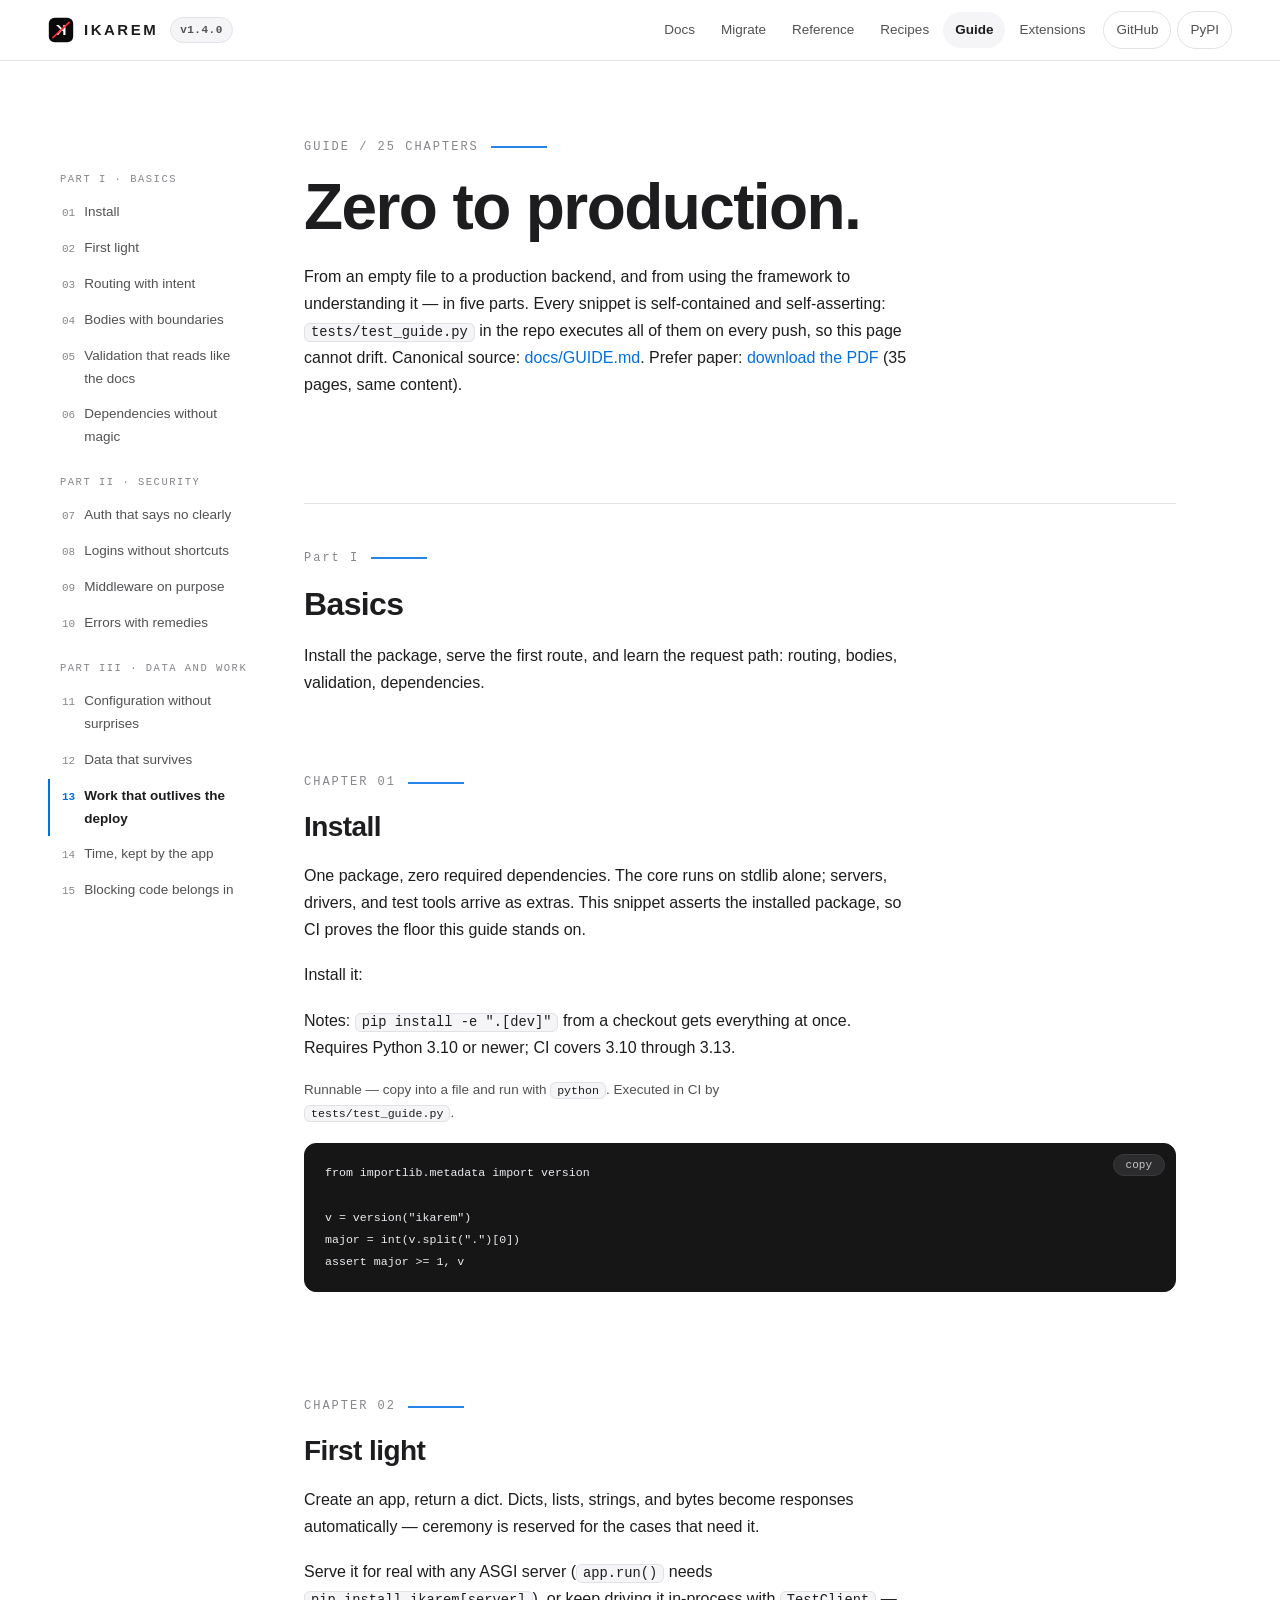
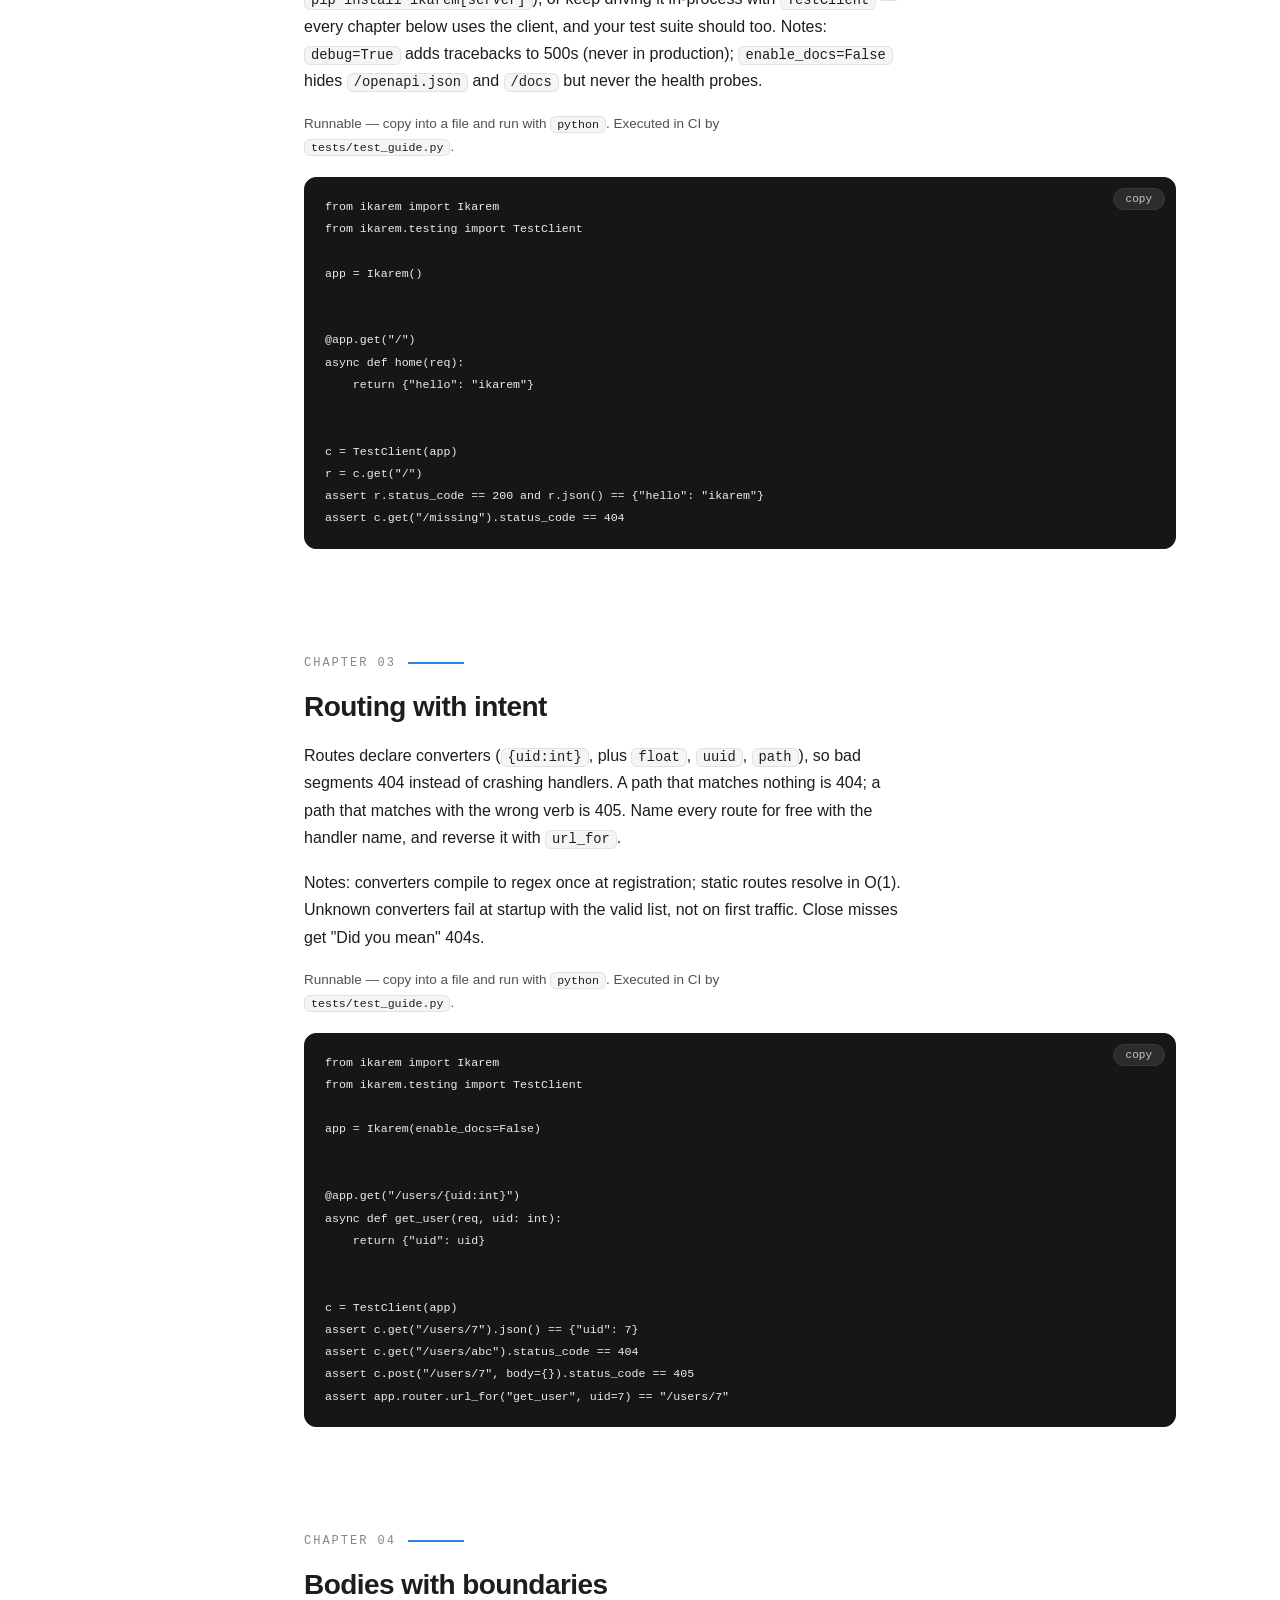
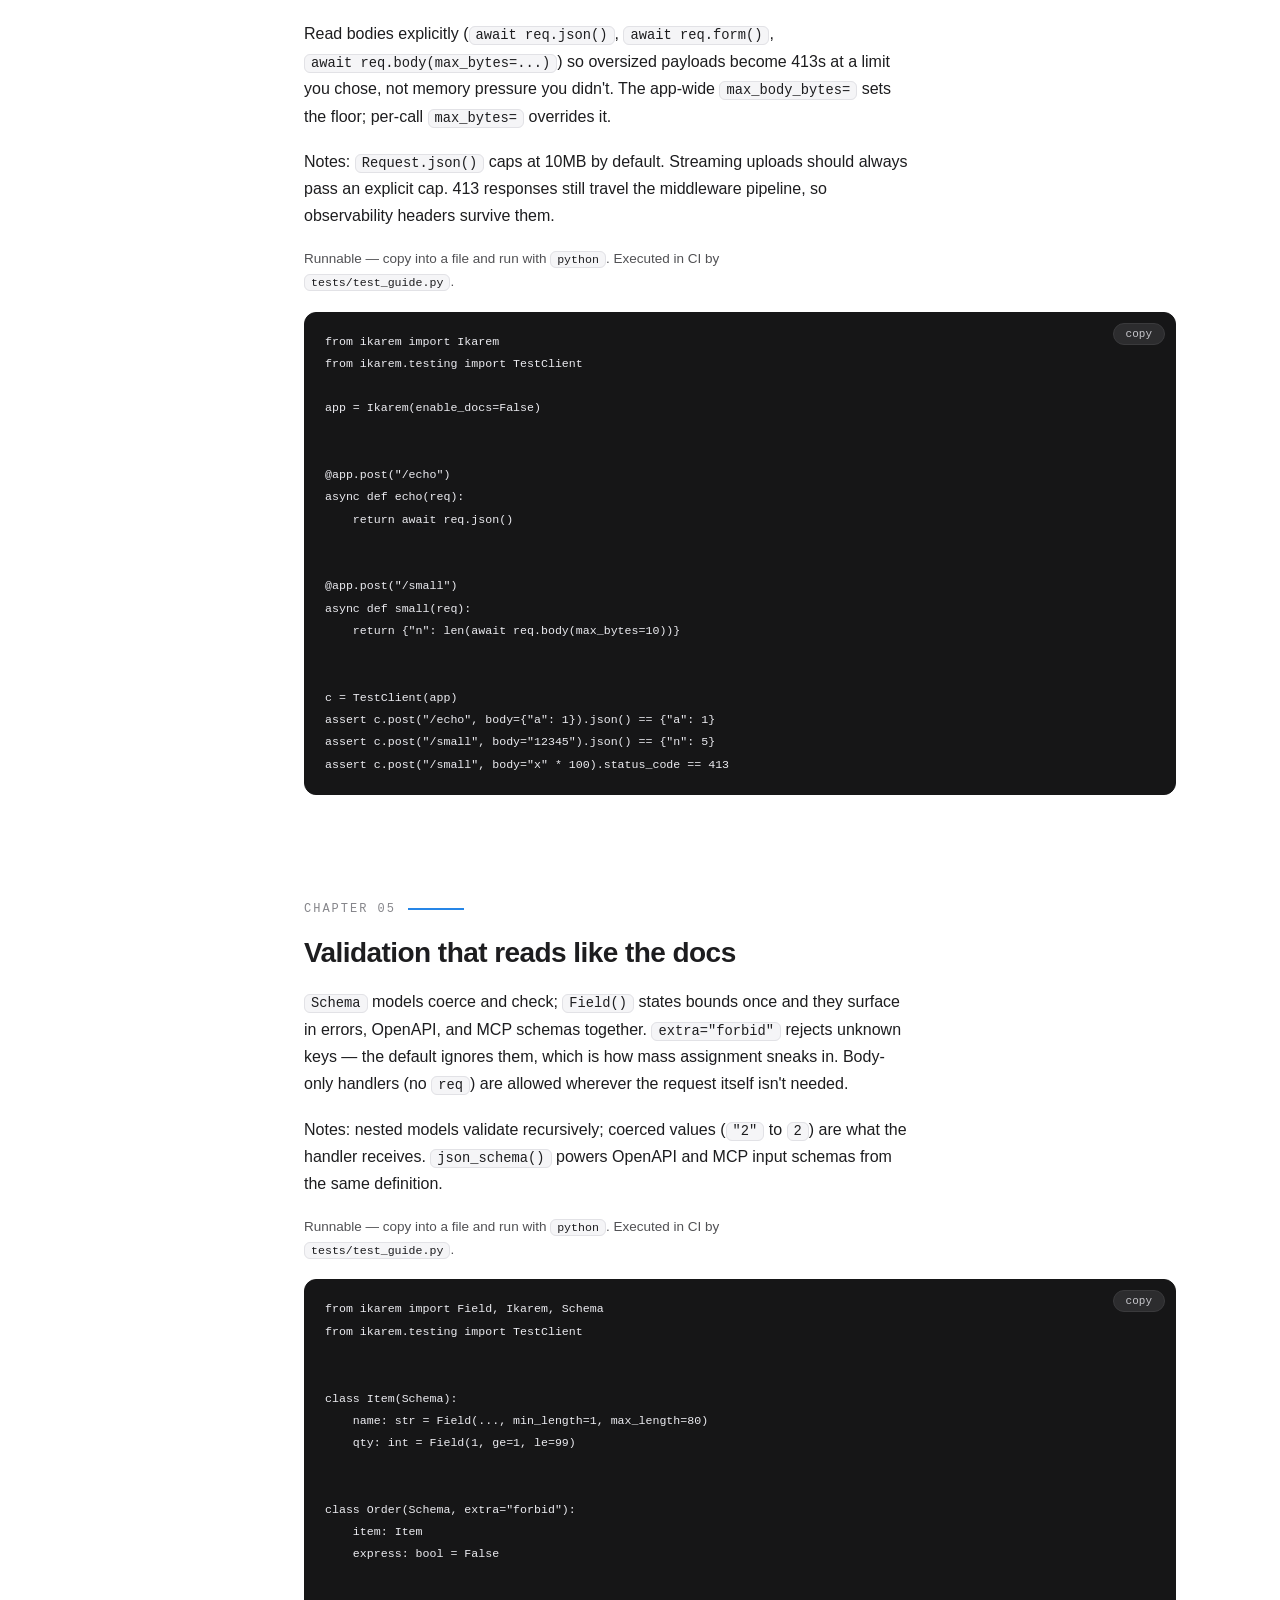
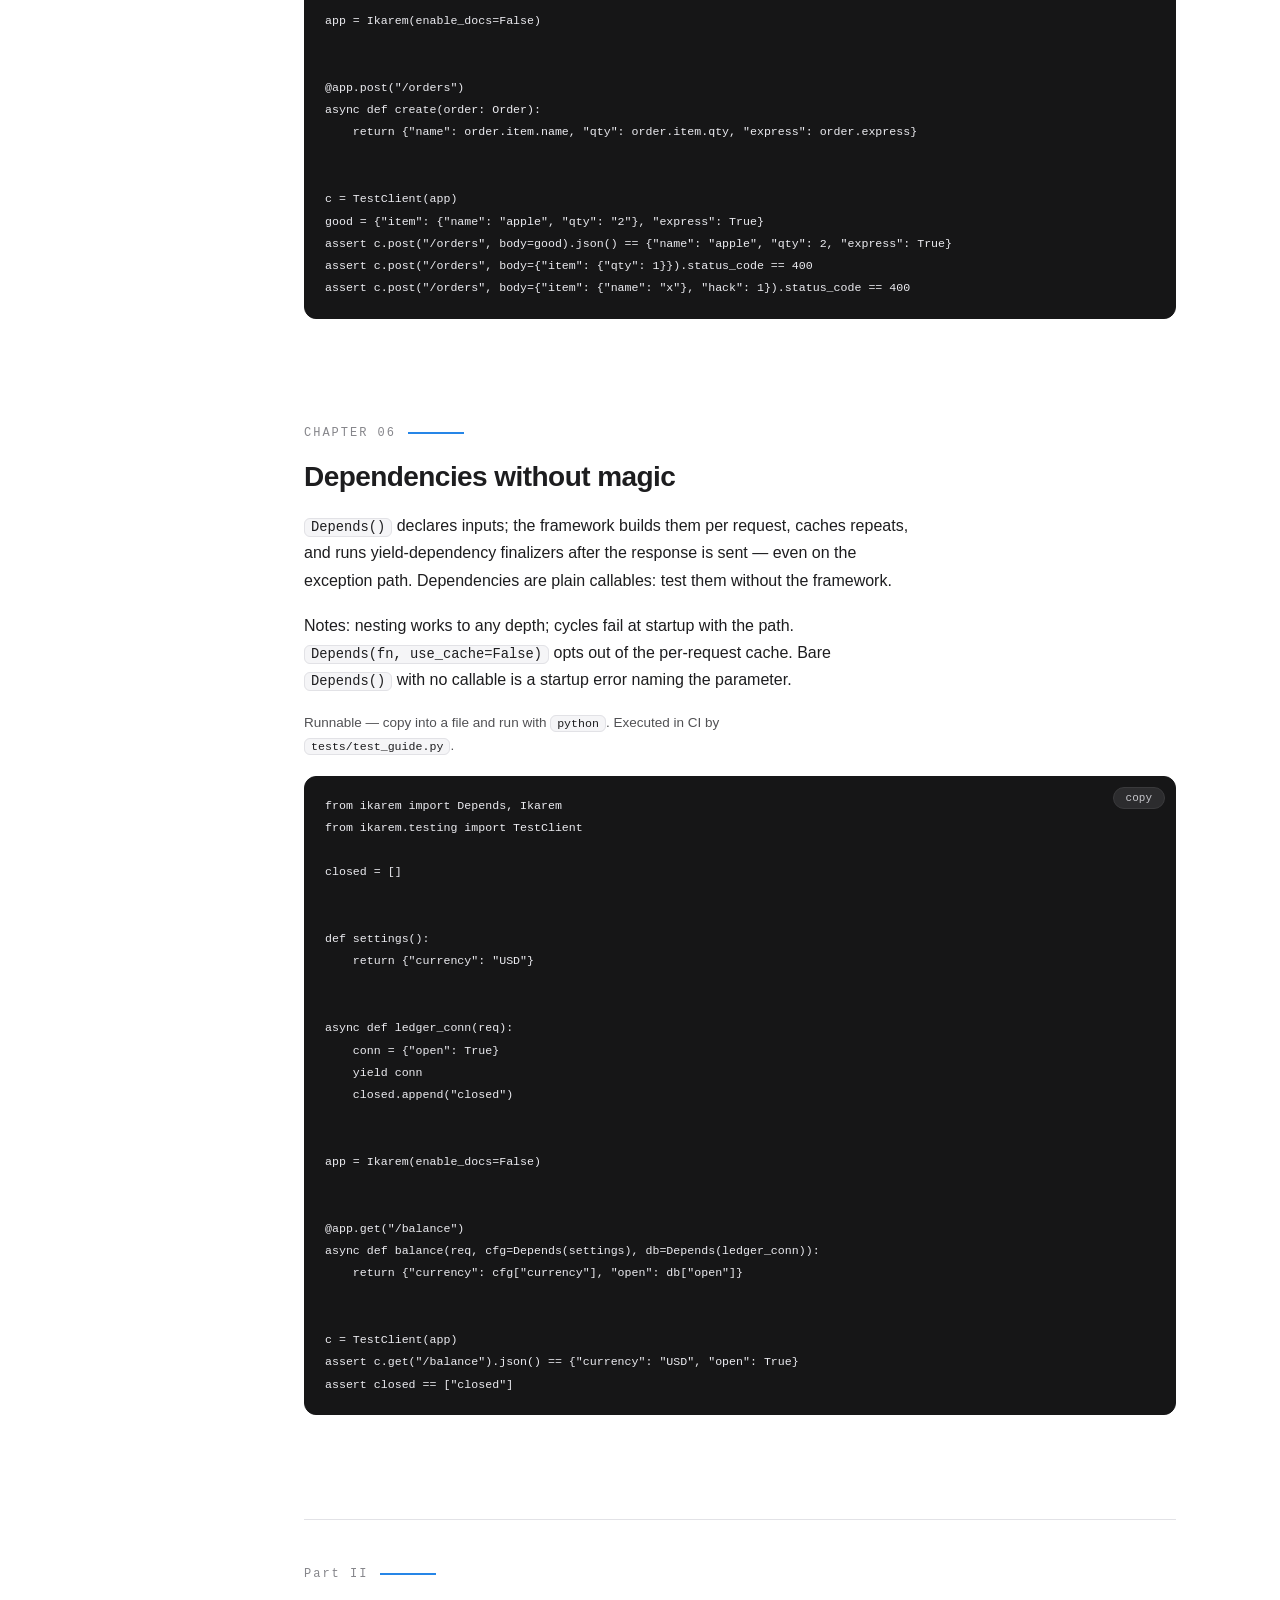
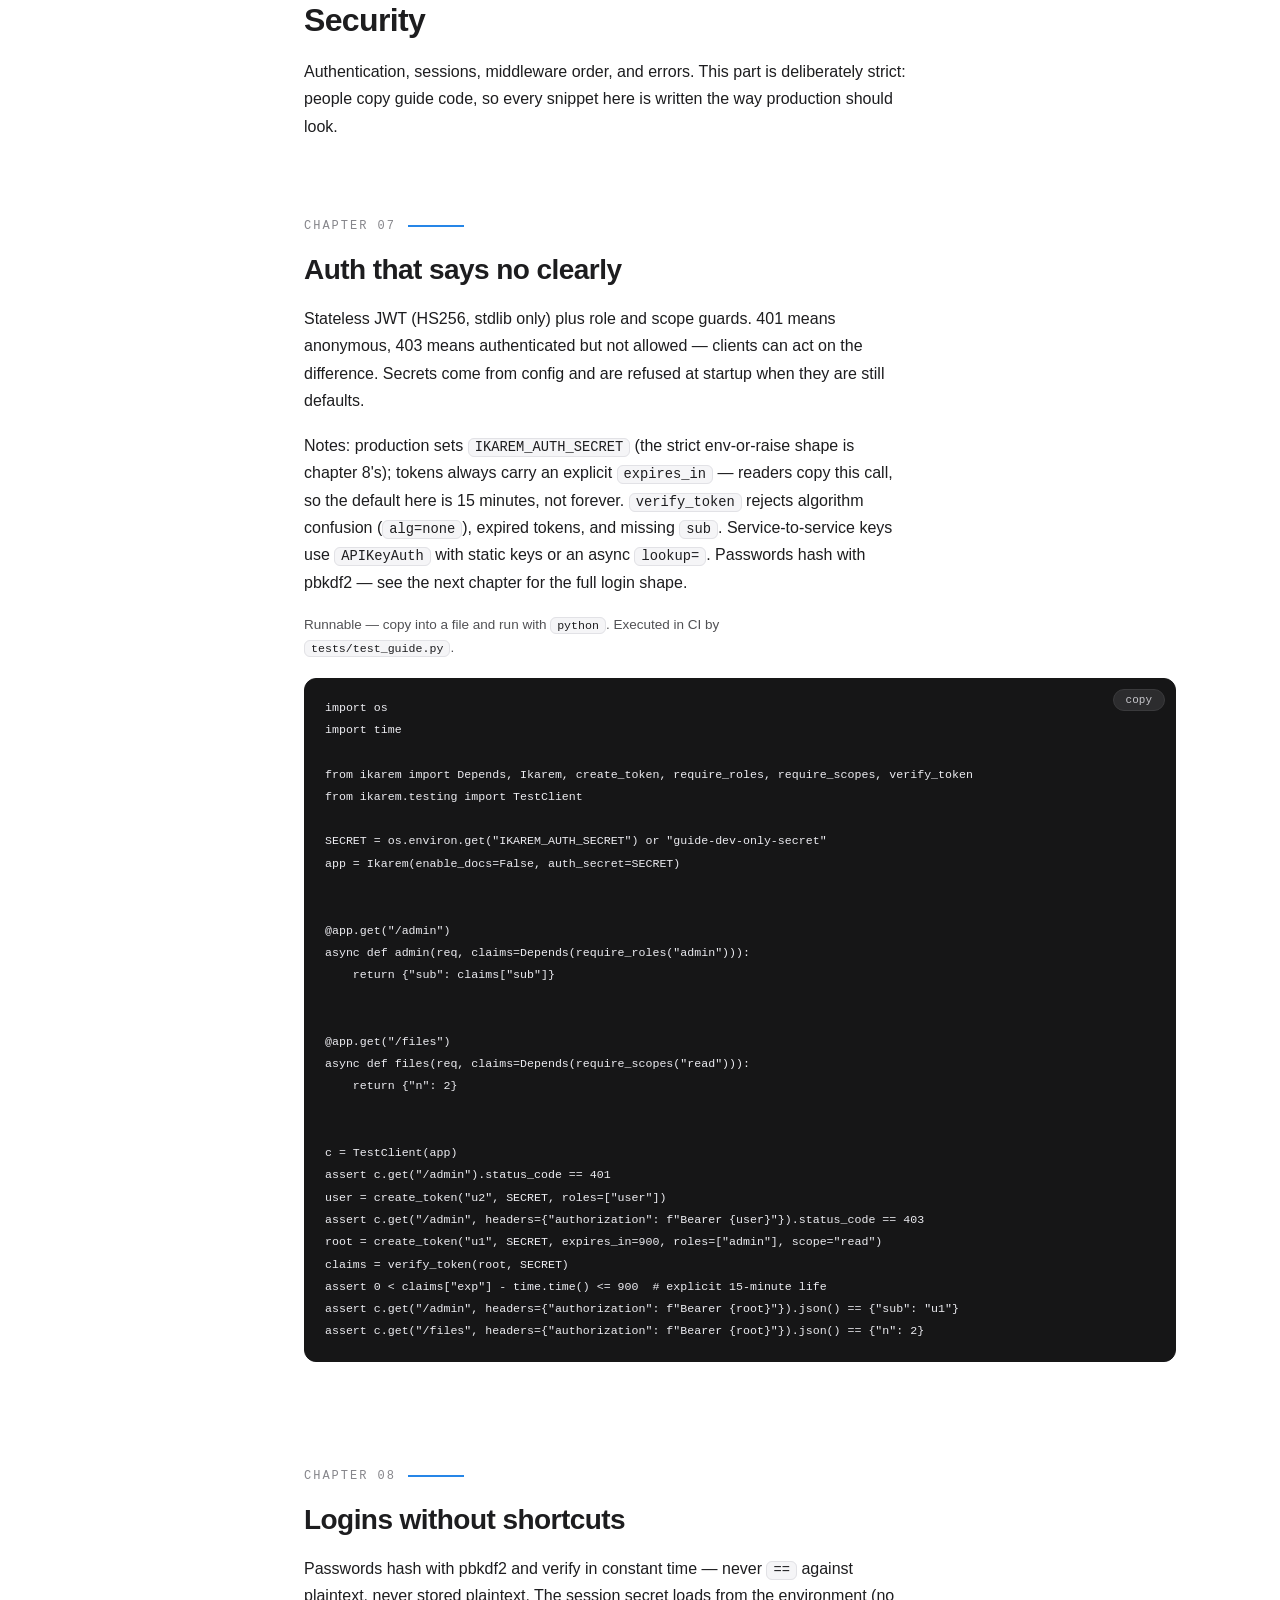
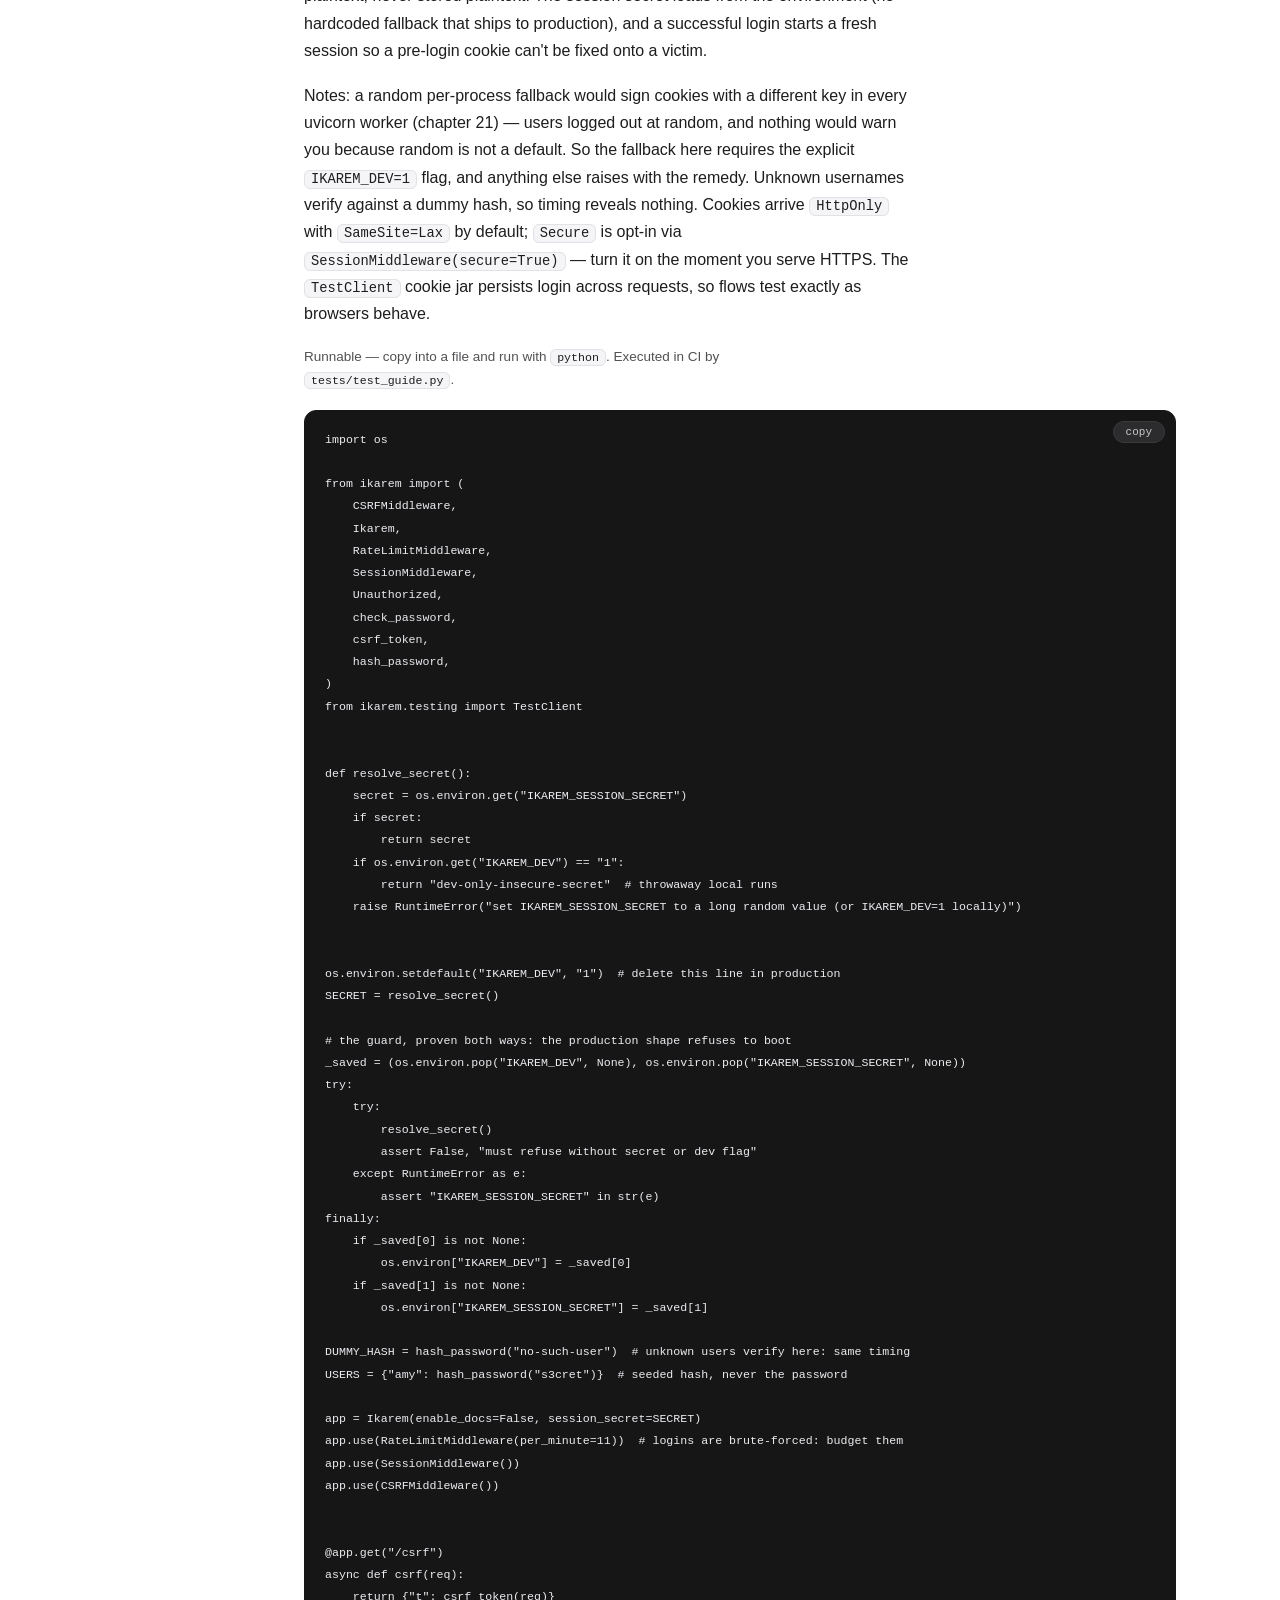
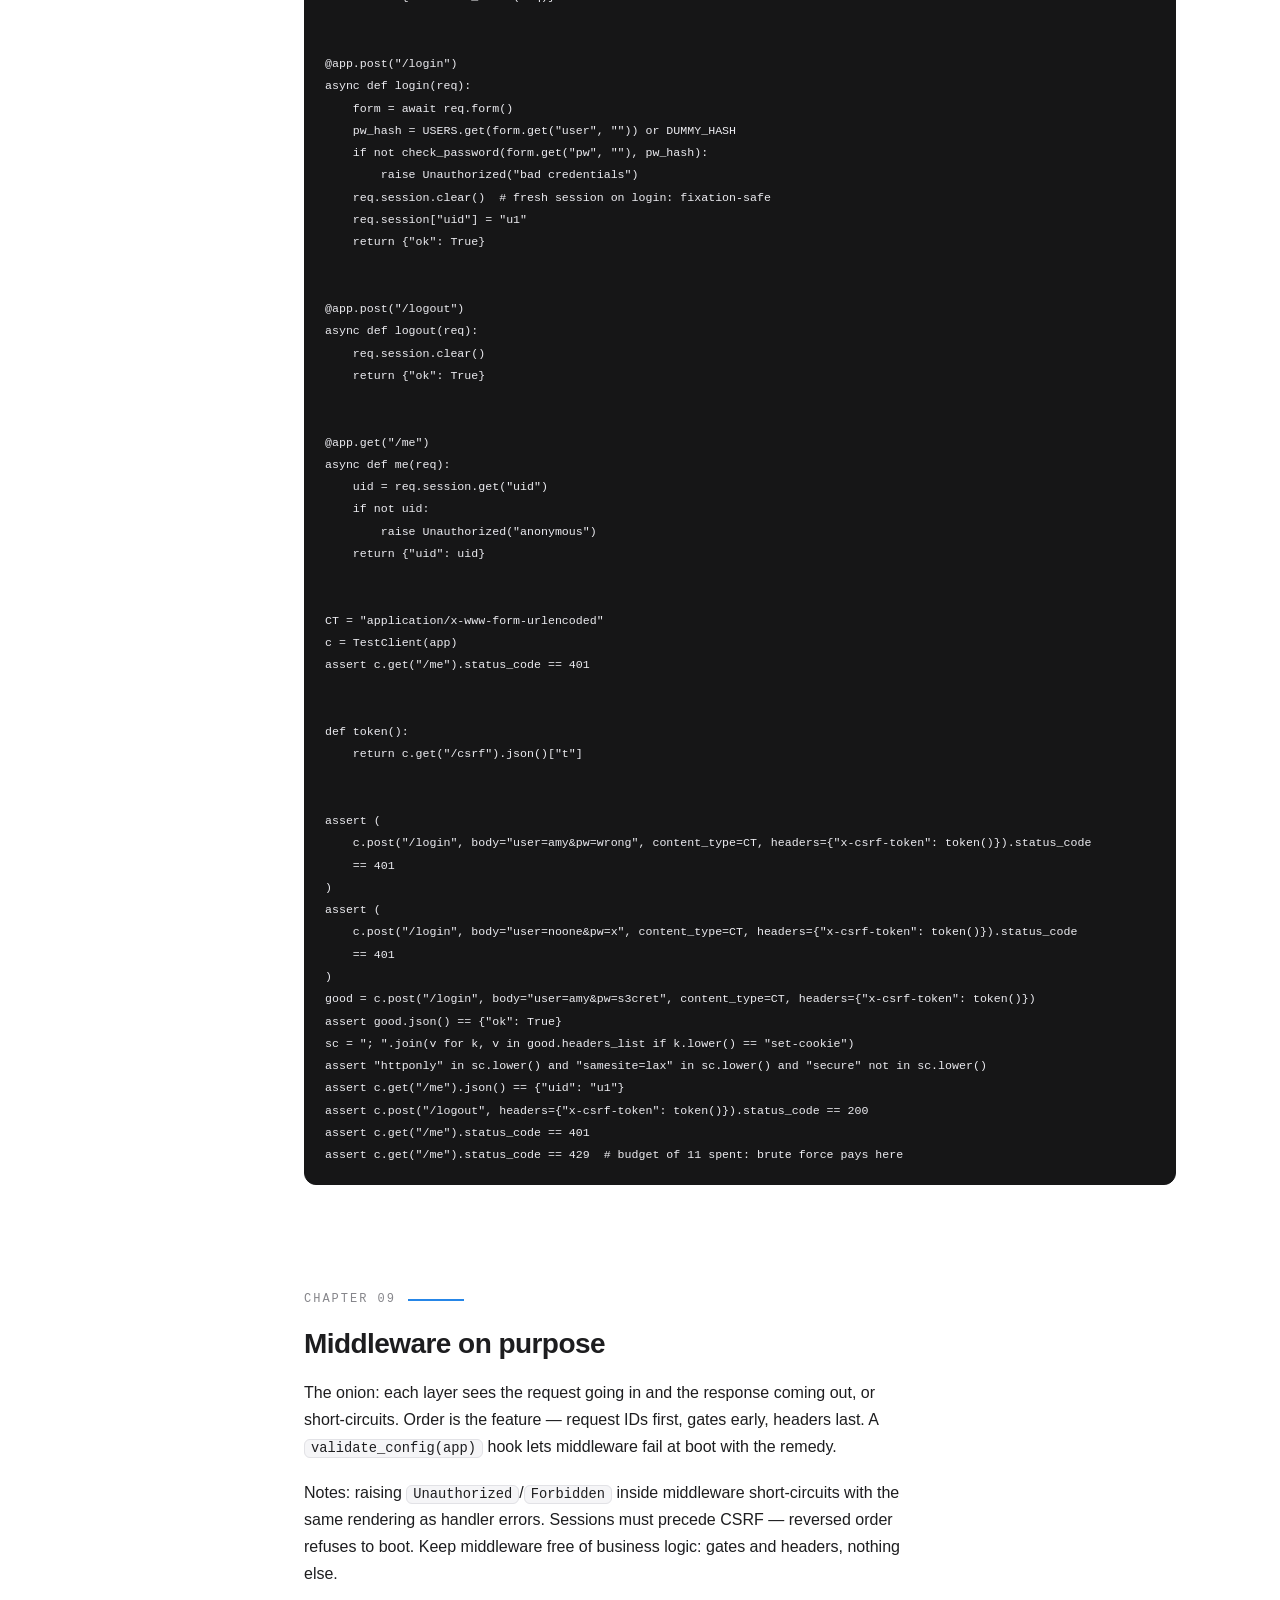
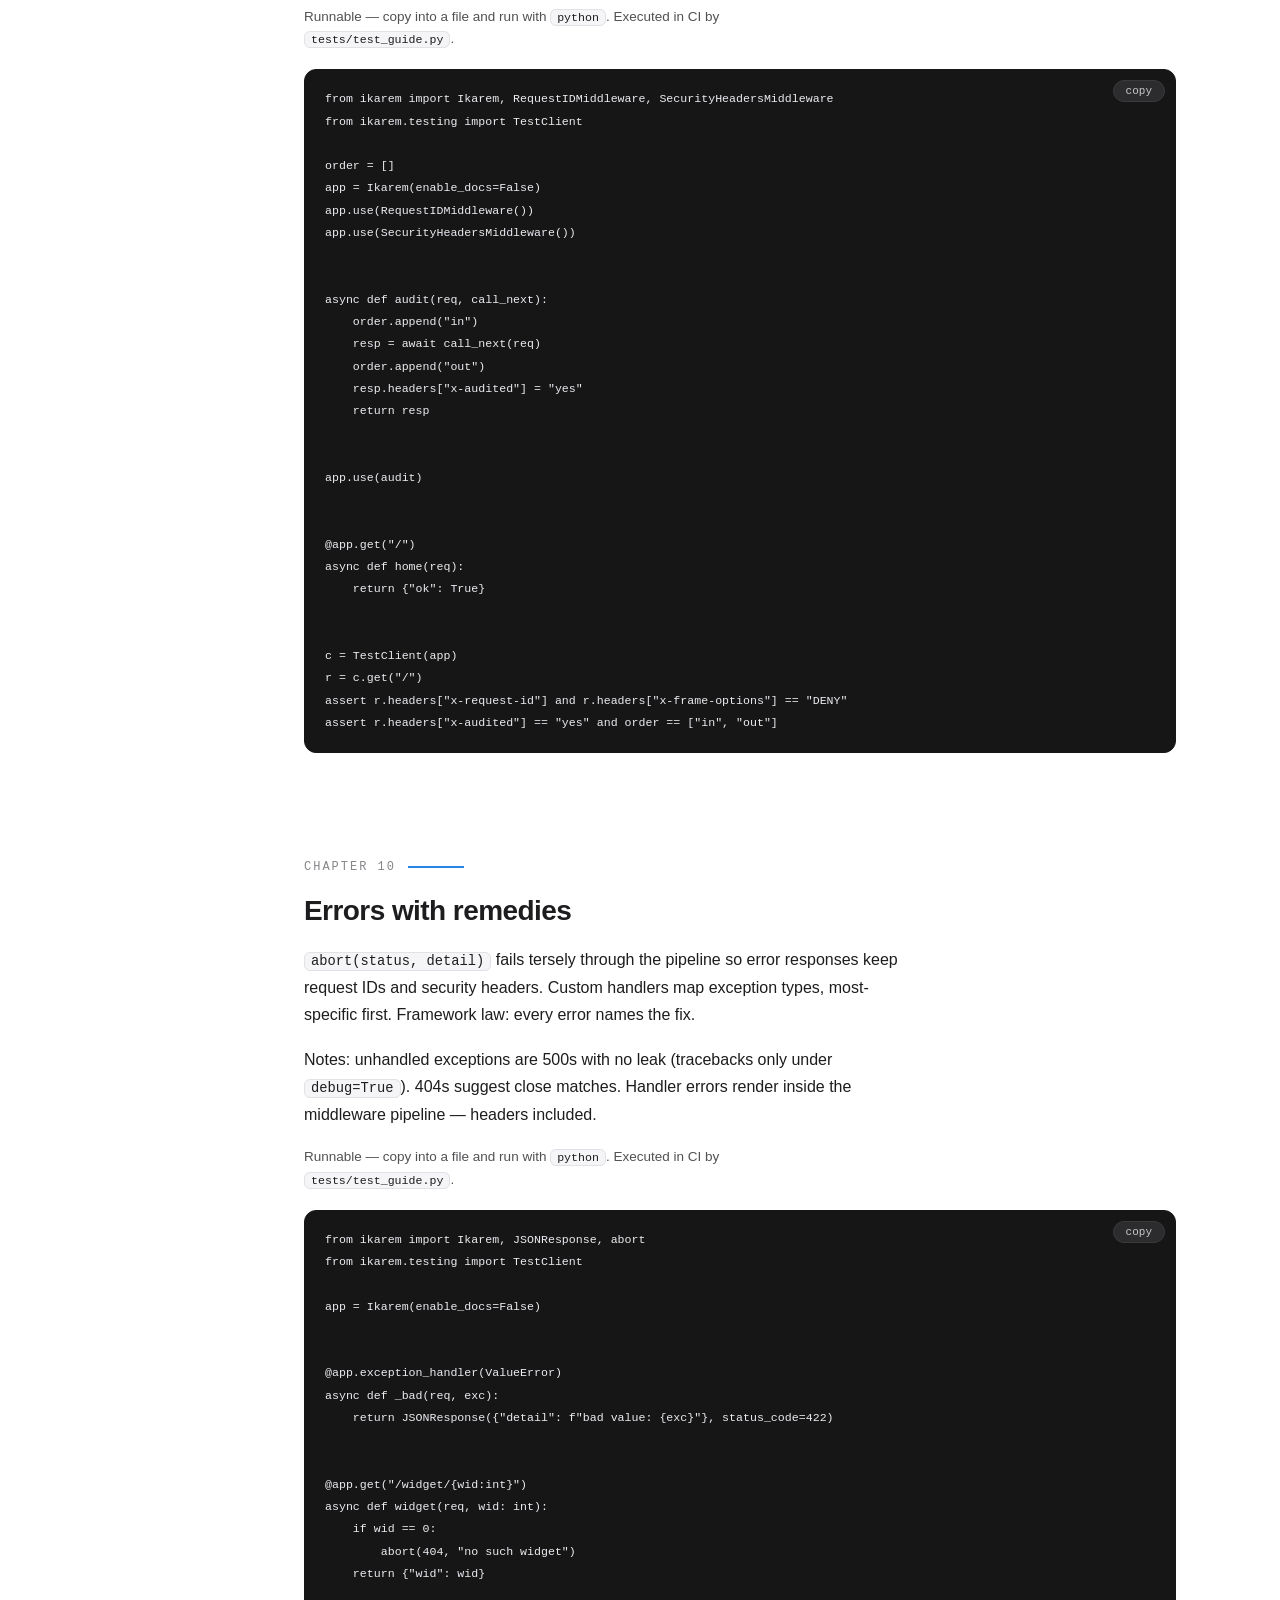
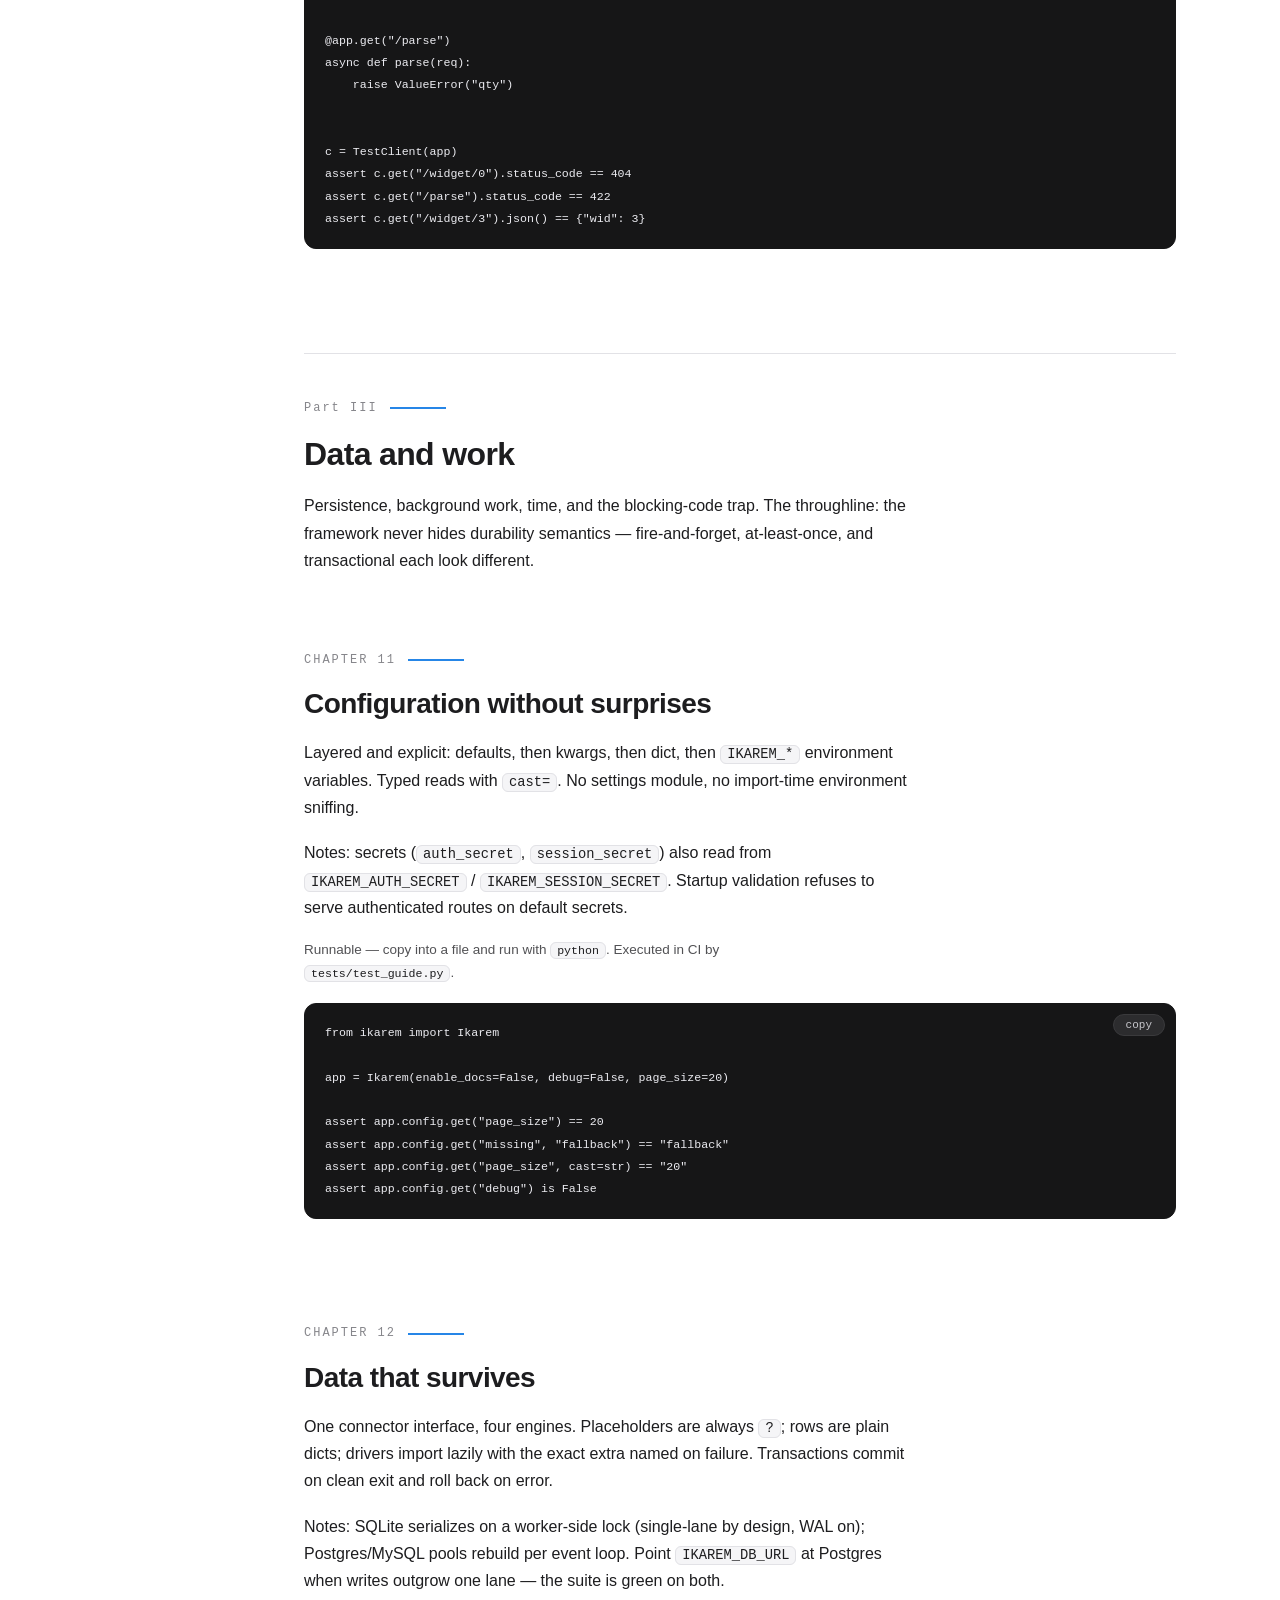
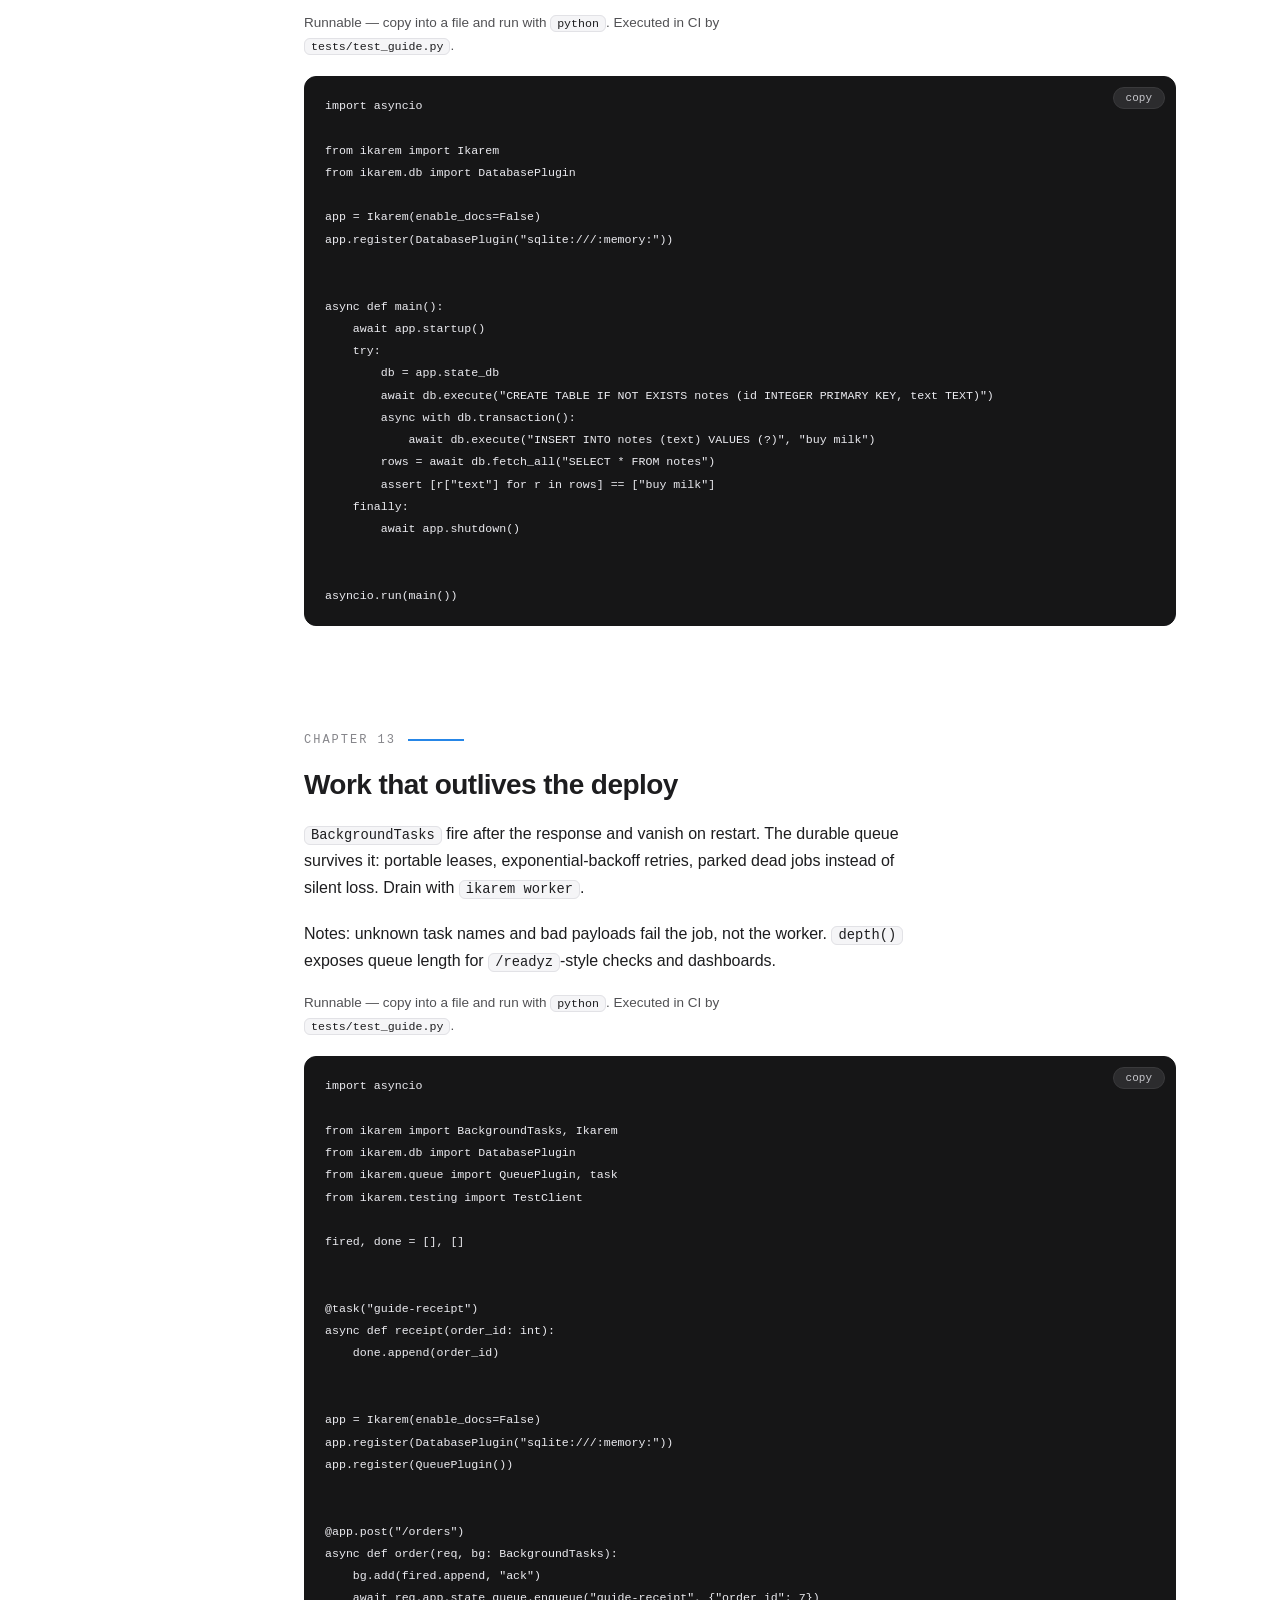
<file: site/guide.html>
<!doctype html>
<html lang="en">
<head>
<meta charset="utf-8">
<meta name="author" content="Nishant Paudel">
<meta name="viewport" content="width=device-width, initial-scale=1">
<title>IKAREM Guide — From Zero to Production</title>
<meta name="description" content="The complete IKAREM path: install to internals in 25 chapters across 5 parts. Every snippet runnable and CI-executed.">
<meta name="theme-color" content="#ffffff">
<meta property="og:type" content="article">
<meta property="og:site_name" content="IKAREM">
<meta property="og:url" content="https://ikarem.vercel.app/guide">
<meta property="og:title" content="IKAREM Guide — From Zero to Production">
<meta property="og:description" content="The complete IKAREM path: install to internals in 25 chapters across 5 parts. Every snippet runnable and CI-executed.">
<meta property="og:image" content="https://ikarem.vercel.app/og.png">
<meta name="twitter:card" content="summary_large_image">
<meta name="twitter:title" content="IKAREM Guide — From Zero to Production">
<meta name="twitter:image" content="https://ikarem.vercel.app/og.png">
<meta name="twitter:description" content="The complete IKAREM path: install to internals in 25 chapters across 5 parts. Every snippet runnable and CI-executed.">
<script type="application/ld+json">
{"@context": "https://schema.org", "@type": "WebPage",
 "name": "IKAREM Guide — From Zero to Production", "url": "https://ikarem.vercel.app/guide",
 "isPartOf": {"@type": "WebSite", "name": "IKAREM", "url": "https://ikarem.vercel.app/"},
 "description": "The complete IKAREM path: install to internals in 25 chapters across 5 parts.",
 "author": {"@type": "Person", "name": "Nishant Paudel", "homeLocation": {"@type": "Place", "name": "Nepal"}}}
</script>
<link rel="icon" href="../assets/ikarem-icon.svg" type="image/svg+xml">
<link rel="stylesheet" href="style.css?v=2">
<link rel="canonical" href="https://ikarem.vercel.app/guide">
</head>
<body>
<header class="topbar">
<div class="topbar-inner">
  <a class="brand" href="index.html"><img src="../assets/ikarem-icon.svg" alt="IKAREM"><b>IKAREM</b></a>
  <span class="ver">v1.4.0</span>
  <nav>
    <a href="index.html">Docs</a>
    <a href="migrate.html">Migrate</a>
    <a href="reference.html">Reference</a>
    <a href="recipes.html">Recipes</a>
    <a href="guide.html" class="on">Guide</a>
    <a href="extensions.html">Extensions</a>
    <a href="https://github.com/nishantXnova/IKAREM" class="ext">GitHub</a>
    <a href="https://pypi.org/project/ikarem/" class="ext">PyPI</a>
  </nav>
</div>
</header>

<div class="wrap">
<aside class="side"><ol>
  <li class="partlabel"><span>Part I · Basics</span></li>
  <li><a href="#c01-install"><span class="n">01</span>Install</a></li>
  <li><a href="#c02-first-light"><span class="n">02</span>First light</a></li>
  <li><a href="#c03-routing-with-intent"><span class="n">03</span>Routing with intent</a></li>
  <li><a href="#c04-bodies-with-boundaries"><span class="n">04</span>Bodies with boundaries</a></li>
  <li><a href="#c05-validation-that-reads-like-the-docs"><span class="n">05</span>Validation that reads like the docs</a></li>
  <li><a href="#c06-dependencies-without-magic"><span class="n">06</span>Dependencies without magic</a></li>
  <li class="partlabel"><span>Part II · Security</span></li>
  <li><a href="#c07-auth-that-says-no-clearly"><span class="n">07</span>Auth that says no clearly</a></li>
  <li><a href="#c08-logins-without-shortcuts"><span class="n">08</span>Logins without shortcuts</a></li>
  <li><a href="#c09-middleware-on-purpose"><span class="n">09</span>Middleware on purpose</a></li>
  <li><a href="#c10-errors-with-remedies"><span class="n">10</span>Errors with remedies</a></li>
  <li class="partlabel"><span>Part III · Data and work</span></li>
  <li><a href="#c11-configuration-without-surprises"><span class="n">11</span>Configuration without surprises</a></li>
  <li><a href="#c12-data-that-survives"><span class="n">12</span>Data that survives</a></li>
  <li><a href="#c13-work-that-outlives-the-deploy"><span class="n">13</span>Work that outlives the deploy</a></li>
  <li><a href="#c14-time-kept-by-the-app"><span class="n">14</span>Time, kept by the app</a></li>
  <li><a href="#c15-blocking-code-belongs-in-threads"><span class="n">15</span>Blocking code belongs in threads</a></li>
  <li class="partlabel"><span>Part IV · Structure and shipping</span></li>
  <li><a href="#c16-talking-back-live"><span class="n">16</span>Talking back live</a></li>
  <li><a href="#c17-files-in-files-out"><span class="n">17</span>Files in, files out</a></li>
  <li><a href="#c18-structure-that-scales"><span class="n">18</span>Structure that scales</a></li>
  <li><a href="#c19-tests-that-behave-like-browsers"><span class="n">19</span>Tests that behave like browsers</a></li>
  <li><a href="#c20-lifespan-wired-once"><span class="n">20</span>Lifespan, wired once</a></li>
  <li><a href="#c21-deployment-without-drama"><span class="n">21</span>Deployment without drama</a></li>
  <li class="partlabel"><span>Part V · Mastery</span></li>
  <li><a href="#c22-docs-and-tools-for-free"><span class="n">22</span>Docs and tools for free</a></li>
  <li><a href="#c23-under-the-hood-plans-not-reflection"><span class="n">23</span>Under the hood: plans, not reflection</a></li>
  <li><a href="#c24-agents-are-users-too"><span class="n">24</span>Agents are users too</a></li>
  <li><a href="#c25-staying-honest-in-production"><span class="n">25</span>Staying honest in production</a></li>
</ol></aside>

<main>
<section id="top">
  <p class="secnum">GUIDE / 25 CHAPTERS</p>
  <h1>Zero to production.</h1>
  <p>From an empty file to a production backend, and from using the framework to
  understanding it — in five parts. Every snippet is self-contained and self-asserting:
  <code>tests/test_guide.py</code> in the repo executes all of them on every push,
  so this page cannot drift. Canonical source:
  <a href="https://github.com/nishantXnova/IKAREM/blob/main/docs/GUIDE.md">docs/GUIDE.md</a>.
  Prefer paper: <a href="guide.pdf">download the PDF</a> (35 pages, same content).</p>
</section>

<section class="partdiv" id="part-basics">
  <p class="secnum">Part I</p>
  <h2>Basics</h2>
  <p>Install the package, serve the first route, and learn the request path: routing, bodies, validation, dependencies.</p>
</section>

<section id="c01-install">
  <p class="secnum">CHAPTER 01</p>
  <h2>Install</h2>
  <p>One package, zero required dependencies. The core runs on stdlib alone; servers, drivers, and test tools arrive as extras. This snippet asserts the installed package, so CI proves the floor this guide stands on.</p>
  <p>Install it:</p>
  <p>Notes: <code>pip install -e &quot;.[dev]&quot;</code> from a checkout gets everything at once. Requires Python 3.10 or newer; CI covers 3.10 through 3.13.</p>
  <p class="mut small">Runnable — copy into a file and run with <code>python</code>. Executed in CI by <code>tests/test_guide.py</code>.</p>
<pre><code>from importlib.metadata import version

v = version(&quot;ikarem&quot;)
major = int(v.split(&quot;.&quot;)[0])
assert major &gt;= 1, v
</code></pre>
</section>

<section id="c02-first-light">
  <p class="secnum">CHAPTER 02</p>
  <h2>First light</h2>
  <p>Create an app, return a dict. Dicts, lists, strings, and bytes become responses automatically — ceremony is reserved for the cases that need it.</p>
  <p>Serve it for real with any ASGI server (<code>app.run()</code> needs <code>pip install ikarem[server]</code>), or keep driving it in-process with <code>TestClient</code> — every chapter below uses the client, and your test suite should too. Notes: <code>debug=True</code> adds tracebacks to 500s (never in production); <code>enable_docs=False</code> hides <code>/openapi.json</code> and <code>/docs</code> but never the health probes.</p>
  <p class="mut small">Runnable — copy into a file and run with <code>python</code>. Executed in CI by <code>tests/test_guide.py</code>.</p>
<pre><code>from ikarem import Ikarem
from ikarem.testing import TestClient

app = Ikarem()


@app.get(&quot;/&quot;)
async def home(req):
    return {&quot;hello&quot;: &quot;ikarem&quot;}


c = TestClient(app)
r = c.get(&quot;/&quot;)
assert r.status_code == 200 and r.json() == {&quot;hello&quot;: &quot;ikarem&quot;}
assert c.get(&quot;/missing&quot;).status_code == 404
</code></pre>
</section>

<section id="c03-routing-with-intent">
  <p class="secnum">CHAPTER 03</p>
  <h2>Routing with intent</h2>
  <p>Routes declare converters (<code>{uid:int}</code>, plus <code>float</code>, <code>uuid</code>, <code>path</code>), so bad segments 404 instead of crashing handlers. A path that matches nothing is 404; a path that matches with the wrong verb is 405. Name every route for free with the handler name, and reverse it with <code>url_for</code>.</p>
  <p>Notes: converters compile to regex once at registration; static routes resolve in O(1). Unknown converters fail at startup with the valid list, not on first traffic. Close misses get &quot;Did you mean&quot; 404s.</p>
  <p class="mut small">Runnable — copy into a file and run with <code>python</code>. Executed in CI by <code>tests/test_guide.py</code>.</p>
<pre><code>from ikarem import Ikarem
from ikarem.testing import TestClient

app = Ikarem(enable_docs=False)


@app.get(&quot;/users/{uid:int}&quot;)
async def get_user(req, uid: int):
    return {&quot;uid&quot;: uid}


c = TestClient(app)
assert c.get(&quot;/users/7&quot;).json() == {&quot;uid&quot;: 7}
assert c.get(&quot;/users/abc&quot;).status_code == 404
assert c.post(&quot;/users/7&quot;, body={}).status_code == 405
assert app.router.url_for(&quot;get_user&quot;, uid=7) == &quot;/users/7&quot;
</code></pre>
</section>

<section id="c04-bodies-with-boundaries">
  <p class="secnum">CHAPTER 04</p>
  <h2>Bodies with boundaries</h2>
  <p>Read bodies explicitly (<code>await req.json()</code>, <code>await req.form()</code>, <code>await req.body(max_bytes=...)</code>) so oversized payloads become 413s at a limit you chose, not memory pressure you didn&#x27;t. The app-wide <code>max_body_bytes=</code> sets the floor; per-call <code>max_bytes=</code> overrides it.</p>
  <p>Notes: <code>Request.json()</code> caps at 10MB by default. Streaming uploads should always pass an explicit cap. 413 responses still travel the middleware pipeline, so observability headers survive them.</p>
  <p class="mut small">Runnable — copy into a file and run with <code>python</code>. Executed in CI by <code>tests/test_guide.py</code>.</p>
<pre><code>from ikarem import Ikarem
from ikarem.testing import TestClient

app = Ikarem(enable_docs=False)


@app.post(&quot;/echo&quot;)
async def echo(req):
    return await req.json()


@app.post(&quot;/small&quot;)
async def small(req):
    return {&quot;n&quot;: len(await req.body(max_bytes=10))}


c = TestClient(app)
assert c.post(&quot;/echo&quot;, body={&quot;a&quot;: 1}).json() == {&quot;a&quot;: 1}
assert c.post(&quot;/small&quot;, body=&quot;12345&quot;).json() == {&quot;n&quot;: 5}
assert c.post(&quot;/small&quot;, body=&quot;x&quot; * 100).status_code == 413
</code></pre>
</section>

<section id="c05-validation-that-reads-like-the-docs">
  <p class="secnum">CHAPTER 05</p>
  <h2>Validation that reads like the docs</h2>
  <p><code>Schema</code> models coerce and check; <code>Field()</code> states bounds once and they surface in errors, OpenAPI, and MCP schemas together. <code>extra=&quot;forbid&quot;</code> rejects unknown keys — the default ignores them, which is how mass assignment sneaks in. Body-only handlers (no <code>req</code>) are allowed wherever the request itself isn&#x27;t needed.</p>
  <p>Notes: nested models validate recursively; coerced values (<code>&quot;2&quot;</code> to <code>2</code>) are what the handler receives. <code>json_schema()</code> powers OpenAPI and MCP input schemas from the same definition.</p>
  <p class="mut small">Runnable — copy into a file and run with <code>python</code>. Executed in CI by <code>tests/test_guide.py</code>.</p>
<pre><code>from ikarem import Field, Ikarem, Schema
from ikarem.testing import TestClient


class Item(Schema):
    name: str = Field(..., min_length=1, max_length=80)
    qty: int = Field(1, ge=1, le=99)


class Order(Schema, extra=&quot;forbid&quot;):
    item: Item
    express: bool = False


app = Ikarem(enable_docs=False)


@app.post(&quot;/orders&quot;)
async def create(order: Order):
    return {&quot;name&quot;: order.item.name, &quot;qty&quot;: order.item.qty, &quot;express&quot;: order.express}


c = TestClient(app)
good = {&quot;item&quot;: {&quot;name&quot;: &quot;apple&quot;, &quot;qty&quot;: &quot;2&quot;}, &quot;express&quot;: True}
assert c.post(&quot;/orders&quot;, body=good).json() == {&quot;name&quot;: &quot;apple&quot;, &quot;qty&quot;: 2, &quot;express&quot;: True}
assert c.post(&quot;/orders&quot;, body={&quot;item&quot;: {&quot;qty&quot;: 1}}).status_code == 400
assert c.post(&quot;/orders&quot;, body={&quot;item&quot;: {&quot;name&quot;: &quot;x&quot;}, &quot;hack&quot;: 1}).status_code == 400
</code></pre>
</section>

<section id="c06-dependencies-without-magic">
  <p class="secnum">CHAPTER 06</p>
  <h2>Dependencies without magic</h2>
  <p><code>Depends()</code> declares inputs; the framework builds them per request, caches repeats, and runs yield-dependency finalizers after the response is sent — even on the exception path. Dependencies are plain callables: test them without the framework.</p>
  <p>Notes: nesting works to any depth; cycles fail at startup with the path. <code>Depends(fn, use_cache=False)</code> opts out of the per-request cache. Bare <code>Depends()</code> with no callable is a startup error naming the parameter.</p>
  <p class="mut small">Runnable — copy into a file and run with <code>python</code>. Executed in CI by <code>tests/test_guide.py</code>.</p>
<pre><code>from ikarem import Depends, Ikarem
from ikarem.testing import TestClient

closed = []


def settings():
    return {&quot;currency&quot;: &quot;USD&quot;}


async def ledger_conn(req):
    conn = {&quot;open&quot;: True}
    yield conn
    closed.append(&quot;closed&quot;)


app = Ikarem(enable_docs=False)


@app.get(&quot;/balance&quot;)
async def balance(req, cfg=Depends(settings), db=Depends(ledger_conn)):
    return {&quot;currency&quot;: cfg[&quot;currency&quot;], &quot;open&quot;: db[&quot;open&quot;]}


c = TestClient(app)
assert c.get(&quot;/balance&quot;).json() == {&quot;currency&quot;: &quot;USD&quot;, &quot;open&quot;: True}
assert closed == [&quot;closed&quot;]
</code></pre>
</section>

<section class="partdiv" id="part-security">
  <p class="secnum">Part II</p>
  <h2>Security</h2>
  <p>Authentication, sessions, middleware order, and errors. This part is deliberately strict: people copy guide code, so every snippet here is written the way production should look.</p>
</section>

<section id="c07-auth-that-says-no-clearly">
  <p class="secnum">CHAPTER 07</p>
  <h2>Auth that says no clearly</h2>
  <p>Stateless JWT (HS256, stdlib only) plus role and scope guards. 401 means anonymous, 403 means authenticated but not allowed — clients can act on the difference. Secrets come from config and are refused at startup when they are still defaults.</p>
  <p>Notes: production sets <code>IKAREM_AUTH_SECRET</code> (the strict env-or-raise shape is chapter 8&#x27;s); tokens always carry an explicit <code>expires_in</code> — readers copy this call, so the default here is 15 minutes, not forever. <code>verify_token</code> rejects algorithm confusion (<code>alg=none</code>), expired tokens, and missing <code>sub</code>. Service-to-service keys use <code>APIKeyAuth</code> with static keys or an async <code>lookup=</code>. Passwords hash with pbkdf2 — see the next chapter for the full login shape.</p>
  <p class="mut small">Runnable — copy into a file and run with <code>python</code>. Executed in CI by <code>tests/test_guide.py</code>.</p>
<pre><code>import os
import time

from ikarem import Depends, Ikarem, create_token, require_roles, require_scopes, verify_token
from ikarem.testing import TestClient

SECRET = os.environ.get(&quot;IKAREM_AUTH_SECRET&quot;) or &quot;guide-dev-only-secret&quot;
app = Ikarem(enable_docs=False, auth_secret=SECRET)


@app.get(&quot;/admin&quot;)
async def admin(req, claims=Depends(require_roles(&quot;admin&quot;))):
    return {&quot;sub&quot;: claims[&quot;sub&quot;]}


@app.get(&quot;/files&quot;)
async def files(req, claims=Depends(require_scopes(&quot;read&quot;))):
    return {&quot;n&quot;: 2}


c = TestClient(app)
assert c.get(&quot;/admin&quot;).status_code == 401
user = create_token(&quot;u2&quot;, SECRET, roles=[&quot;user&quot;])
assert c.get(&quot;/admin&quot;, headers={&quot;authorization&quot;: f&quot;Bearer {user}&quot;}).status_code == 403
root = create_token(&quot;u1&quot;, SECRET, expires_in=900, roles=[&quot;admin&quot;], scope=&quot;read&quot;)
claims = verify_token(root, SECRET)
assert 0 &lt; claims[&quot;exp&quot;] - time.time() &lt;= 900  # explicit 15-minute life
assert c.get(&quot;/admin&quot;, headers={&quot;authorization&quot;: f&quot;Bearer {root}&quot;}).json() == {&quot;sub&quot;: &quot;u1&quot;}
assert c.get(&quot;/files&quot;, headers={&quot;authorization&quot;: f&quot;Bearer {root}&quot;}).json() == {&quot;n&quot;: 2}
</code></pre>
</section>

<section id="c08-logins-without-shortcuts">
  <p class="secnum">CHAPTER 08</p>
  <h2>Logins without shortcuts</h2>
  <p>Passwords hash with pbkdf2 and verify in constant time — never <code>==</code> against plaintext, never stored plaintext. The session secret loads from the environment (no hardcoded fallback that ships to production), and a successful login starts a fresh session so a pre-login cookie can&#x27;t be fixed onto a victim.</p>
  <p>Notes: a random per-process fallback would sign cookies with a different key in every uvicorn worker (chapter 21) — users logged out at random, and nothing would warn you because random is not a default. So the fallback here requires the explicit <code>IKAREM_DEV=1</code> flag, and anything else raises with the remedy. Unknown usernames verify against a dummy hash, so timing reveals nothing. Cookies arrive <code>HttpOnly</code> with <code>SameSite=Lax</code> by default; <code>Secure</code> is opt-in via <code>SessionMiddleware(secure=True)</code> — turn it on the moment you serve HTTPS. The <code>TestClient</code> cookie jar persists login across requests, so flows test exactly as browsers behave.</p>
  <p class="mut small">Runnable — copy into a file and run with <code>python</code>. Executed in CI by <code>tests/test_guide.py</code>.</p>
<pre><code>import os

from ikarem import (
    CSRFMiddleware,
    Ikarem,
    RateLimitMiddleware,
    SessionMiddleware,
    Unauthorized,
    check_password,
    csrf_token,
    hash_password,
)
from ikarem.testing import TestClient


def resolve_secret():
    secret = os.environ.get(&quot;IKAREM_SESSION_SECRET&quot;)
    if secret:
        return secret
    if os.environ.get(&quot;IKAREM_DEV&quot;) == &quot;1&quot;:
        return &quot;dev-only-insecure-secret&quot;  # throwaway local runs
    raise RuntimeError(&quot;set IKAREM_SESSION_SECRET to a long random value (or IKAREM_DEV=1 locally)&quot;)


os.environ.setdefault(&quot;IKAREM_DEV&quot;, &quot;1&quot;)  # delete this line in production
SECRET = resolve_secret()

# the guard, proven both ways: the production shape refuses to boot
_saved = (os.environ.pop(&quot;IKAREM_DEV&quot;, None), os.environ.pop(&quot;IKAREM_SESSION_SECRET&quot;, None))
try:
    try:
        resolve_secret()
        assert False, &quot;must refuse without secret or dev flag&quot;
    except RuntimeError as e:
        assert &quot;IKAREM_SESSION_SECRET&quot; in str(e)
finally:
    if _saved[0] is not None:
        os.environ[&quot;IKAREM_DEV&quot;] = _saved[0]
    if _saved[1] is not None:
        os.environ[&quot;IKAREM_SESSION_SECRET&quot;] = _saved[1]

DUMMY_HASH = hash_password(&quot;no-such-user&quot;)  # unknown users verify here: same timing
USERS = {&quot;amy&quot;: hash_password(&quot;s3cret&quot;)}  # seeded hash, never the password

app = Ikarem(enable_docs=False, session_secret=SECRET)
app.use(RateLimitMiddleware(per_minute=11))  # logins are brute-forced: budget them
app.use(SessionMiddleware())
app.use(CSRFMiddleware())


@app.get(&quot;/csrf&quot;)
async def csrf(req):
    return {&quot;t&quot;: csrf_token(req)}


@app.post(&quot;/login&quot;)
async def login(req):
    form = await req.form()
    pw_hash = USERS.get(form.get(&quot;user&quot;, &quot;&quot;)) or DUMMY_HASH
    if not check_password(form.get(&quot;pw&quot;, &quot;&quot;), pw_hash):
        raise Unauthorized(&quot;bad credentials&quot;)
    req.session.clear()  # fresh session on login: fixation-safe
    req.session[&quot;uid&quot;] = &quot;u1&quot;
    return {&quot;ok&quot;: True}


@app.post(&quot;/logout&quot;)
async def logout(req):
    req.session.clear()
    return {&quot;ok&quot;: True}


@app.get(&quot;/me&quot;)
async def me(req):
    uid = req.session.get(&quot;uid&quot;)
    if not uid:
        raise Unauthorized(&quot;anonymous&quot;)
    return {&quot;uid&quot;: uid}


CT = &quot;application/x-www-form-urlencoded&quot;
c = TestClient(app)
assert c.get(&quot;/me&quot;).status_code == 401


def token():
    return c.get(&quot;/csrf&quot;).json()[&quot;t&quot;]


assert (
    c.post(&quot;/login&quot;, body=&quot;user=amy&amp;pw=wrong&quot;, content_type=CT, headers={&quot;x-csrf-token&quot;: token()}).status_code
    == 401
)
assert (
    c.post(&quot;/login&quot;, body=&quot;user=noone&amp;pw=x&quot;, content_type=CT, headers={&quot;x-csrf-token&quot;: token()}).status_code
    == 401
)
good = c.post(&quot;/login&quot;, body=&quot;user=amy&amp;pw=s3cret&quot;, content_type=CT, headers={&quot;x-csrf-token&quot;: token()})
assert good.json() == {&quot;ok&quot;: True}
sc = &quot;; &quot;.join(v for k, v in good.headers_list if k.lower() == &quot;set-cookie&quot;)
assert &quot;httponly&quot; in sc.lower() and &quot;samesite=lax&quot; in sc.lower() and &quot;secure&quot; not in sc.lower()
assert c.get(&quot;/me&quot;).json() == {&quot;uid&quot;: &quot;u1&quot;}
assert c.post(&quot;/logout&quot;, headers={&quot;x-csrf-token&quot;: token()}).status_code == 200
assert c.get(&quot;/me&quot;).status_code == 401
assert c.get(&quot;/me&quot;).status_code == 429  # budget of 11 spent: brute force pays here
</code></pre>
</section>

<section id="c09-middleware-on-purpose">
  <p class="secnum">CHAPTER 09</p>
  <h2>Middleware on purpose</h2>
  <p>The onion: each layer sees the request going in and the response coming out, or short-circuits. Order is the feature — request IDs first, gates early, headers last. A <code>validate_config(app)</code> hook lets middleware fail at boot with the remedy.</p>
  <p>Notes: raising <code>Unauthorized</code>/<code>Forbidden</code> inside middleware short-circuits with the same rendering as handler errors. Sessions must precede CSRF — reversed order refuses to boot. Keep middleware free of business logic: gates and headers, nothing else.</p>
  <p class="mut small">Runnable — copy into a file and run with <code>python</code>. Executed in CI by <code>tests/test_guide.py</code>.</p>
<pre><code>from ikarem import Ikarem, RequestIDMiddleware, SecurityHeadersMiddleware
from ikarem.testing import TestClient

order = []
app = Ikarem(enable_docs=False)
app.use(RequestIDMiddleware())
app.use(SecurityHeadersMiddleware())


async def audit(req, call_next):
    order.append(&quot;in&quot;)
    resp = await call_next(req)
    order.append(&quot;out&quot;)
    resp.headers[&quot;x-audited&quot;] = &quot;yes&quot;
    return resp


app.use(audit)


@app.get(&quot;/&quot;)
async def home(req):
    return {&quot;ok&quot;: True}


c = TestClient(app)
r = c.get(&quot;/&quot;)
assert r.headers[&quot;x-request-id&quot;] and r.headers[&quot;x-frame-options&quot;] == &quot;DENY&quot;
assert r.headers[&quot;x-audited&quot;] == &quot;yes&quot; and order == [&quot;in&quot;, &quot;out&quot;]
</code></pre>
</section>

<section id="c10-errors-with-remedies">
  <p class="secnum">CHAPTER 10</p>
  <h2>Errors with remedies</h2>
  <p><code>abort(status, detail)</code> fails tersely through the pipeline so error responses keep request IDs and security headers. Custom handlers map exception types, most-specific first. Framework law: every error names the fix.</p>
  <p>Notes: unhandled exceptions are 500s with no leak (tracebacks only under <code>debug=True</code>). 404s suggest close matches. Handler errors render inside the middleware pipeline — headers included.</p>
  <p class="mut small">Runnable — copy into a file and run with <code>python</code>. Executed in CI by <code>tests/test_guide.py</code>.</p>
<pre><code>from ikarem import Ikarem, JSONResponse, abort
from ikarem.testing import TestClient

app = Ikarem(enable_docs=False)


@app.exception_handler(ValueError)
async def _bad(req, exc):
    return JSONResponse({&quot;detail&quot;: f&quot;bad value: {exc}&quot;}, status_code=422)


@app.get(&quot;/widget/{wid:int}&quot;)
async def widget(req, wid: int):
    if wid == 0:
        abort(404, &quot;no such widget&quot;)
    return {&quot;wid&quot;: wid}


@app.get(&quot;/parse&quot;)
async def parse(req):
    raise ValueError(&quot;qty&quot;)


c = TestClient(app)
assert c.get(&quot;/widget/0&quot;).status_code == 404
assert c.get(&quot;/parse&quot;).status_code == 422
assert c.get(&quot;/widget/3&quot;).json() == {&quot;wid&quot;: 3}
</code></pre>
</section>

<section class="partdiv" id="part-data-and-work">
  <p class="secnum">Part III</p>
  <h2>Data and work</h2>
  <p>Persistence, background work, time, and the blocking-code trap. The throughline: the framework never hides durability semantics — fire-and-forget, at-least-once, and transactional each look different.</p>
</section>

<section id="c11-configuration-without-surprises">
  <p class="secnum">CHAPTER 11</p>
  <h2>Configuration without surprises</h2>
  <p>Layered and explicit: defaults, then kwargs, then dict, then <code>IKAREM_*</code> environment variables. Typed reads with <code>cast=</code>. No settings module, no import-time environment sniffing.</p>
  <p>Notes: secrets (<code>auth_secret</code>, <code>session_secret</code>) also read from <code>IKAREM_AUTH_SECRET</code> / <code>IKAREM_SESSION_SECRET</code>. Startup validation refuses to serve authenticated routes on default secrets.</p>
  <p class="mut small">Runnable — copy into a file and run with <code>python</code>. Executed in CI by <code>tests/test_guide.py</code>.</p>
<pre><code>from ikarem import Ikarem

app = Ikarem(enable_docs=False, debug=False, page_size=20)

assert app.config.get(&quot;page_size&quot;) == 20
assert app.config.get(&quot;missing&quot;, &quot;fallback&quot;) == &quot;fallback&quot;
assert app.config.get(&quot;page_size&quot;, cast=str) == &quot;20&quot;
assert app.config.get(&quot;debug&quot;) is False
</code></pre>
</section>

<section id="c12-data-that-survives">
  <p class="secnum">CHAPTER 12</p>
  <h2>Data that survives</h2>
  <p>One connector interface, four engines. Placeholders are always <code>?</code>; rows are plain dicts; drivers import lazily with the exact extra named on failure. Transactions commit on clean exit and roll back on error.</p>
  <p>Notes: SQLite serializes on a worker-side lock (single-lane by design, WAL on); Postgres/MySQL pools rebuild per event loop. Point <code>IKAREM_DB_URL</code> at Postgres when writes outgrow one lane — the suite is green on both.</p>
  <p class="mut small">Runnable — copy into a file and run with <code>python</code>. Executed in CI by <code>tests/test_guide.py</code>.</p>
<pre><code>import asyncio

from ikarem import Ikarem
from ikarem.db import DatabasePlugin

app = Ikarem(enable_docs=False)
app.register(DatabasePlugin(&quot;sqlite:///:memory:&quot;))


async def main():
    await app.startup()
    try:
        db = app.state_db
        await db.execute(&quot;CREATE TABLE IF NOT EXISTS notes (id INTEGER PRIMARY KEY, text TEXT)&quot;)
        async with db.transaction():
            await db.execute(&quot;INSERT INTO notes (text) VALUES (?)&quot;, &quot;buy milk&quot;)
        rows = await db.fetch_all(&quot;SELECT * FROM notes&quot;)
        assert [r[&quot;text&quot;] for r in rows] == [&quot;buy milk&quot;]
    finally:
        await app.shutdown()


asyncio.run(main())
</code></pre>
</section>

<section id="c13-work-that-outlives-the-deploy">
  <p class="secnum">CHAPTER 13</p>
  <h2>Work that outlives the deploy</h2>
  <p><code>BackgroundTasks</code> fire after the response and vanish on restart. The durable queue survives it: portable leases, exponential-backoff retries, parked dead jobs instead of silent loss. Drain with <code>ikarem worker</code>.</p>
  <p>Notes: unknown task names and bad payloads fail the job, not the worker. <code>depth()</code> exposes queue length for <code>/readyz</code>-style checks and dashboards.</p>
  <p class="mut small">Runnable — copy into a file and run with <code>python</code>. Executed in CI by <code>tests/test_guide.py</code>.</p>
<pre><code>import asyncio

from ikarem import BackgroundTasks, Ikarem
from ikarem.db import DatabasePlugin
from ikarem.queue import QueuePlugin, task
from ikarem.testing import TestClient

fired, done = [], []


@task(&quot;guide-receipt&quot;)
async def receipt(order_id: int):
    done.append(order_id)


app = Ikarem(enable_docs=False)
app.register(DatabasePlugin(&quot;sqlite:///:memory:&quot;))
app.register(QueuePlugin())


@app.post(&quot;/orders&quot;)
async def order(req, bg: BackgroundTasks):
    bg.add(fired.append, &quot;ack&quot;)
    await req.app.state_queue.enqueue(&quot;guide-receipt&quot;, {&quot;order_id&quot;: 7})
    return {&quot;ok&quot;: True}


async def main():
    await app.startup()
    try:
        await app.state_queue.enqueue(&quot;guide-receipt&quot;, {&quot;order_id&quot;: 7})
        assert await app.state_queue.run_one() is True
        assert done == [7]
    finally:
        await app.shutdown()


asyncio.run(main())
assert TestClient(app).post(&quot;/orders&quot;, body={}).json() == {&quot;ok&quot;: True}
assert fired == [&quot;ack&quot;]
</code></pre>
</section>

<section id="c14-time-kept-by-the-app">
  <p class="secnum">CHAPTER 14</p>
  <h2>Time, kept by the app</h2>
  <p>Cron plus intervals with an explicit start — nothing runs unless started. All timing flows through <code>tick(now)</code>, so tests travel through time instead of sleeping. In production, <code>SchedulerPlugin</code> ties the loop to lifespan; <code>app.scheduler()</code> is the public accessor either way.</p>
  <p>Notes: overlapping runs of one job never stack — a still-running job is skipped that tick. Failures are counted and logged with tracebacks, never swallowed.</p>
  <p class="mut small">Runnable — copy into a file and run with <code>python</code>. Executed in CI by <code>tests/test_guide.py</code>.</p>
<pre><code>import asyncio
import time

from ikarem import Ikarem
from ikarem.scheduler import SchedulerPlugin

app = Ikarem(enable_docs=False)
ran = []


@app.every(60)
async def heartbeat():
    ran.append(1)


@app.cron(&quot;@daily&quot;)
async def rollup():
    ran.append(&quot;daily&quot;)


async def main():
    sched = app.scheduler()
    assert [j.name for j in sched.jobs] == [&quot;heartbeat&quot;, &quot;rollup&quot;]
    await sched.tick(now=time.time() + 61)
    assert ran == [1]
    app.register(SchedulerPlugin(poll=0.01))
    await app.startup()
    assert getattr(app, &quot;state_scheduler&quot;, None) is sched
    await app.shutdown()


asyncio.run(main())
</code></pre>
</section>

<section id="c15-blocking-code-belongs-in-threads">
  <p class="secnum">CHAPTER 15</p>
  <h2>Blocking code belongs in threads</h2>
  <p>One event loop serves every request on a worker. A blocking call — <code>time.sleep</code>, a sync driver, DNS — stalls all of them, and the stall is invisible in profiles of your code because the loop is simply absent. Push blocking work to threads; keep <code>async</code> handlers non-blocking. The unambiguous rule, proven by the thread IDs below: IKAREM calls <code>async</code> handlers on the event-loop thread, and <code>def</code> handlers on that same thread — there is no hidden threadpool. A <code>def</code> handler is fine if it returns fast; a blocking call anywhere on the loop stalls every request on that worker.</p>
  <p>Notes: this is the most common Flask/Django carryover bug — sync ORM calls pasted into <code>async</code> handlers. Convert the driver first (asyncpg, aiomysql), thread the rest with <code>asyncio.to_thread</code> (default pool: at most 32 threads, fewer on small machines). Never <code>asyncio.Lock</code> around threaded work; SQLite already serializes on a worker-side threading lock.</p>
  <p class="mut small">Runnable — copy into a file and run with <code>python</code>. Executed in CI by <code>tests/test_guide.py</code>.</p>
<pre><code>import asyncio
import threading
import time

from ikarem import Ikarem
from ikarem.testing import TestClient


def slow_hash(n):
    time.sleep(0.01)  # blocking stand-in: hashing, sync drivers, DNS
    return n * 2


app = Ikarem(enable_docs=False)


@app.get(&quot;/loop&quot;)
async def loop_h(req):
    return {&quot;t&quot;: threading.get_ident()}


@app.get(&quot;/sync&quot;)
def sync_h(req):
    return {&quot;t&quot;: threading.get_ident()}


@app.get(&quot;/hash/{n:int}&quot;)
async def hash_h(req, n: int):
    return {&quot;r&quot;: await asyncio.to_thread(slow_hash, n)}


@app.get(&quot;/thread&quot;)
async def thread_h(req):
    return {&quot;t&quot;: await asyncio.to_thread(threading.get_ident)}


c = TestClient(app)
t_loop = c.get(&quot;/loop&quot;).json()[&quot;t&quot;]
assert c.get(&quot;/sync&quot;).json()[&quot;t&quot;] == t_loop  # same thread: blocking stalls all
assert c.get(&quot;/thread&quot;).json()[&quot;t&quot;] != t_loop  # to_thread escapes the loop
assert c.get(&quot;/hash/21&quot;).json() == {&quot;r&quot;: 42}
</code></pre>
</section>

<section class="partdiv" id="part-structure-and-shipping">
  <p class="secnum">Part IV</p>
  <h2>Structure and shipping</h2>
  <p>Realtime, files, organization, testing, lifespan, deployment. The part where a project stops being an app and starts being a system.</p>
</section>

<section id="c16-talking-back-live">
  <p class="secnum">CHAPTER 16</p>
  <h2>Talking back live</h2>
  <p>WebSocket routes plus in-process rooms: join on connect, broadcast to everyone but the sender, leave in a <code>finally</code>. Disconnects raise the specific <code>WebSocketDisconnect</code> — catch that, not bare <code>RuntimeError</code>, so real bugs still surface. The snippet proves both halves: route wiring through a real connection, and the broadcast itself with two members.</p>
  <p>Notes: rooms are single-process by design (chapter 21 covers what that implies under workers); an external broker slots behind the same join/broadcast shape. <code>receive_text</code> skips handshake frames. Two live scripted clients can&#x27;t overlap deterministically through one <code>ws_connect</code> driver, so the member half is proven against the same <code>Room</code> object the route uses — no mocks of the broadcast itself.</p>
  <p class="mut small">Runnable — copy into a file and run with <code>python</code>. Executed in CI by <code>tests/test_guide.py</code>.</p>
<pre><code>import asyncio

from ikarem import Ikarem, Room, WebSocketDisconnect
from ikarem.testing import TestClient

room = Room()
app = Ikarem(enable_docs=False)


@app.websocket(&quot;/chat&quot;)
async def chat(ws):
    await ws.accept()
    await room.join(ws)
    try:
        while True:
            await room.broadcast(await ws.receive_text(), exclude=ws)
    except WebSocketDisconnect:
        pass
    finally:
        room.leave(ws)


class FakeWS:
    def __init__(self):
        self.sent = []

    async def send_text(self, text):
        self.sent.append(text)


async def main():
    spy = FakeWS()
    await room.join(spy)  # a live member before the scripted client arrives
    sent = await TestClient(app).ws_connect(
        &quot;/chat&quot;, incoming=[{&quot;type&quot;: &quot;websocket.connect&quot;}, {&quot;text&quot;: &quot;hi-there&quot;}]
    )
    assert &quot;websocket.accept&quot; in [m[&quot;type&quot;] for m in sent]
    # the /chat route really broadcast through the room: the spy got it,
    # and the sender was excluded (nothing else was in the room to echo)
    assert spy.sent == [&quot;hi-there&quot;]
    room.leave(spy)


asyncio.run(main())
assert len(room) == 0
</code></pre>
</section>

<section id="c17-files-in-files-out">
  <p class="secnum">CHAPTER 17</p>
  <h2>Files in, files out</h2>
  <p>Static directories serve with symlink-escape and prefix-collision guards — both were real bugs, so both are asserted here, not just <code>..</code>. <code>FileResponse</code> streams downloads with <code>Content-Disposition</code> surviving middleware. Uploads arrive parsed as <code>UploadFile</code> with size caps.</p>
  <p>Notes: mount helpers fail loudly on missing directories. The realpath guard compares both sides, so neither <code>..</code> nor symlinks escape the root. The symlink branch skips where the OS refuses symlinks (some Windows runners) — the enforcement that always runs is <code>tests/test_hardening.py::test_static_blocks_symlink_escape</code> on Linux CI.</p>
  <p class="mut small">Runnable — copy into a file and run with <code>python</code>. Executed in CI by <code>tests/test_guide.py</code>.</p>
<pre><code>import os
import tempfile
from pathlib import Path

from ikarem import FileResponse, Ikarem
from ikarem.testing import TestClient

base = Path(tempfile.mkdtemp(prefix=&quot;guide-static-&quot;))
pub = base / &quot;pub&quot;
pub.mkdir()
(pub / &quot;ok.txt&quot;).write_text(&quot;hello file&quot;)
sibling = base / &quot;pub-evil&quot;  # shared prefix, different directory
sibling.mkdir()
(sibling / &quot;secret.txt&quot;).write_text(&quot;nope&quot;)
outside = base / &quot;outside.txt&quot;
outside.write_text(&quot;nope&quot;)
try:
    os.symlink(outside, pub / &quot;link.txt&quot;)
    link_ok = True
except OSError:
    link_ok = False  # symlinks need privileges on some machines

app = Ikarem(enable_docs=False)
app.mount_static(&quot;/static&quot;, str(pub))


@app.get(&quot;/receipt&quot;)
async def receipt(req):
    return FileResponse(str(pub / &quot;ok.txt&quot;), filename=&quot;receipt.txt&quot;)


c = TestClient(app)
assert c.get(&quot;/static/ok.txt&quot;).text == &quot;hello file&quot;
assert c.get(&quot;/static/../pub-evil/secret.txt&quot;).status_code == 404
if link_ok:
    assert c.get(&quot;/static/link.txt&quot;).status_code == 404
dl = c.get(&quot;/receipt&quot;)
assert dl.status_code == 200 and &quot;attachment&quot; in dl.headers[&quot;content-disposition&quot;]
</code></pre>
</section>

<section id="c18-structure-that-scales">
  <p class="secnum">CHAPTER 18</p>
  <h2>Structure that scales</h2>
  <p><code>Blueprint</code>s group routes with their own hooks and error handlers; <code>MethodView</code> puts one resource&#x27;s verbs in one class with full DI per method. Both compile to the same plans as plain routes — zero per-request overhead for the organization.</p>
  <p>Notes: blueprint routes are named <code>blueprint.handler</code>, so <code>url_for</code> stays unambiguous across groups. Blueprint error handlers scope to their routes; app handlers catch the rest.</p>
  <p class="mut small">Runnable — copy into a file and run with <code>python</code>. Executed in CI by <code>tests/test_guide.py</code>.</p>
<pre><code>from ikarem import Blueprint, Ikarem, MethodView, Schema
from ikarem.testing import TestClient


class ItemIn(Schema):
    name: str


class Items(MethodView):
    async def get(self, req):
        return {&quot;items&quot;: []}

    async def post(self, req, item: ItemIn):
        return {&quot;name&quot;: item.name}, 201


api = Blueprint(&quot;api&quot;, url_prefix=&quot;/api&quot;)
app = Ikarem(enable_docs=False)


@api.get(&quot;/ping&quot;)
async def ping(req):
    return {&quot;pong&quot;: True}


app.register_blueprint(api)
app.route(&quot;/items&quot;, Items.methods())(Items.as_view(&quot;items&quot;))

c = TestClient(app)
assert c.get(&quot;/api/ping&quot;).json() == {&quot;pong&quot;: True}
assert c.get(&quot;/items&quot;).json() == {&quot;items&quot;: []}
assert c.post(&quot;/items&quot;, body={&quot;name&quot;: &quot;a&quot;}).status_code == 201
assert c.post(&quot;/items&quot;, body={}).status_code == 400
assert app.router.url_for(&quot;api.ping&quot;) == &quot;/api/ping&quot;
</code></pre>
</section>

<section id="c19-tests-that-behave-like-browsers">
  <p class="secnum">CHAPTER 19</p>
  <h2>Tests that behave like browsers</h2>
  <p><code>TestClient</code> keeps cookies, speaks every verb, and runs startup — login flows test exactly as browsers behave. <code>app.check()</code> audits handlers statically: cycles, bare <code>Depends()</code>, duplicate routes, auth gaps.</p>
  <p>Notes: one client per thread — loop-bound resources (pools) survive across requests, matching production. Gate deploys on <code>check</code> in CI.</p>
  <p class="mut small">Runnable — copy into a file and run with <code>python</code>. Executed in CI by <code>tests/test_guide.py</code>.</p>
<pre><code>from ikarem import Ikarem
from ikarem.testing import TestClient

app = Ikarem(enable_docs=False)


@app.get(&quot;/users&quot;)
async def users(req):
    return {&quot;n&quot;: 1}


report = app.check()
assert report[&quot;errors&quot;] == []
assert any(r[&quot;path&quot;] == &quot;/users&quot; for r in report[&quot;routes&quot;])
c = TestClient(app)
assert c.get(&quot;/users&quot;).json() == {&quot;n&quot;: 1}
miss = c.get(&quot;/user&quot;)
assert miss.status_code == 404 and &quot;Did you mean&quot; in miss.text
</code></pre>
</section>

<section id="c20-lifespan-wired-once">
  <p class="secnum">CHAPTER 20</p>
  <h2>Lifespan, wired once</h2>
  <p><code>on_startup</code> / <code>on_shutdown</code> order your boot: tables, queues, schedulers. Plugins hook the same lifecycle with dependency sorting. ASGI lifespan messages drive it all under a real server.</p>
  <p>Notes: startup compiles every handler plan, validates config (secrets, middleware order), then runs hooks and plugin startups. Shutdown reverses plugins before app hooks.</p>
  <p class="mut small">Runnable — copy into a file and run with <code>python</code>. Executed in CI by <code>tests/test_guide.py</code>.</p>
<pre><code>import asyncio

from ikarem import Ikarem

events = []
app = Ikarem(enable_docs=False)


@app.on_startup
async def up():
    events.append(&quot;up&quot;)


@app.on_shutdown
async def down():
    events.append(&quot;down&quot;)


async def main():
    await app.startup()
    await app.startup()  # idempotent: second call is a no-op
    await app.shutdown()


asyncio.run(main())
assert events == [&quot;up&quot;, &quot;down&quot;]
</code></pre>
</section>

<section id="c21-deployment-without-drama">
  <p class="secnum">CHAPTER 21</p>
  <h2>Deployment without drama</h2>
  <p>One process per worker, so single-process state (rooms, memory caches, rate-limit buckets) multiplies per worker. Share what must be shared (<code>RedisCache</code> behind the same interface), pin sticky routing or accept room locality, configure from the environment, and gate the deploy on <code>check</code>. The full production shape — Dockerfile, compose with Postgres, env table — lives in <code>docs/DEPLOY.md</code>.</p>
  <p>Serve it: <code>uvicorn myapp:app --workers 4</code> (<code>pip install ikarem[server]</code>). One worker is one room, one memory cache, one rate-limit table — size <code>ConcurrencyLimitMiddleware</code> and idempotency TTLs for that reality, or share them through Redis. Every worker also needs the same <code>IKAREM_SESSION_SECRET</code>: chapter 8&#x27;s guard refuses to boot without one, because a per-process secret would log users out at random. Health: <code>/healthz</code> for liveness, <code>/readyz</code> for readiness (503 while the DB is down), <code>/metrics</code> for latency and queue depth.</p>
  <p class="mut small">Runnable — copy into a file and run with <code>python</code>. Executed in CI by <code>tests/test_guide.py</code>.</p>
<pre><code>import os

from ikarem import Ikarem

os.environ[&quot;IKAREM_PAGE_SIZE&quot;] = &quot;25&quot;
try:
    app = Ikarem(enable_docs=False, page_size=20)
    assert app.config.get(&quot;page_size&quot;) == 25  # env wins over kwargs
finally:
    del os.environ[&quot;IKAREM_PAGE_SIZE&quot;]

assert app.check()[&quot;errors&quot;] == []
</code></pre>
</section>

<section class="partdiv" id="part-mastery">
  <p class="secnum">Part V</p>
  <h2>Mastery</h2>
  <p>Docs, plans, agents, maintenance. Using the framework ends here; understanding it starts here.</p>
</section>

<section id="c22-docs-and-tools-for-free">
  <p class="secnum">CHAPTER 22</p>
  <h2>Docs and tools for free</h2>
  <p>OpenAPI, the route manifest, and MCP tools all derive from the same compiled plans — query shapes, bodies, and auth boundaries cannot drift between your docs, your agents, and your runtime.</p>
  <p>Notes: <code>ikarem inspect</code> prints the manifest for LLM context; <code>site/llms.txt</code> is the one-page framework manual. Serve routes as tools with <code>ikarem mcp myapp:app</code>. <code>ikarem diagram myapp:app -o app.svg</code> draws the architecture - groups, middleware, shared/nested dependencies, auth boundaries, body schemas, and the HTTP/WebSocket split.</p>
  <p class="mut small">Runnable — copy into a file and run with <code>python</code>. Executed in CI by <code>tests/test_guide.py</code>.</p>
<pre><code>import asyncio
import os

from ikarem import Depends, Ikarem, Schema, require_roles
from ikarem.compiled import describe_app
from ikarem.openapi import build_openapi

SECRET = os.environ.get(&quot;IKAREM_AUTH_SECRET&quot;) or &quot;guide-dev-only-secret&quot;


class Item(Schema):
    name: str


app = Ikarem(enable_docs=False, auth_secret=SECRET)


@app.post(&quot;/items&quot;)
async def create_item(item: Item):
    &quot;&quot;&quot;Create an item.&quot;&quot;&quot;
    return {&quot;name&quot;: item.name}


@app.get(&quot;/admin&quot;)
async def admin(req, claims=Depends(require_roles(&quot;admin&quot;))):
    return {&quot;sub&quot;: claims[&quot;sub&quot;]}


spec = build_openapi(app)
assert spec[&quot;paths&quot;][&quot;/items&quot;][&quot;post&quot;][&quot;summary&quot;] == &quot;Create an item.&quot;
assert spec[&quot;paths&quot;][&quot;/admin&quot;][&quot;get&quot;][&quot;security&quot;] == [{&quot;bearerAuth&quot;: []}]
manifest = describe_app(app)
assert manifest[&quot;count&quot;] == 2
tools = {t[&quot;name&quot;]: t for t in app.mcp_tools()}
assert set(tools) == {&quot;create_item&quot;, &quot;admin&quot;}
out = asyncio.run(app.mcp_call(&quot;create_item&quot;, {&quot;name&quot;: &quot;apple&quot;}))
assert out[&quot;isError&quot;] is False
</code></pre>
</section>

<section id="c23-under-the-hood-plans-not-reflection">
  <p class="secnum">CHAPTER 23</p>
  <h2>Under the hood: plans, not reflection</h2>
  <p>Signatures parse once into handler plans; per-request resolution is dict lookups. <code>get_plan</code> caches by handler identity — the identity check below proves compilation happens once, whatever the request volume. That is the core of the performance story; the speed itself is proven by <code>bench/bench_switch.py</code> (same harness, same process) and <code>bench/load.py</code> (~75k sustained requests over real uvicorn, zero 5xx).</p>
  <p>Notes: touch the hot path and the bench decides, not adjectives. No per-request <code>inspect.signature</code>, no regex where a dict works — compile once, then dict lookups. Read <code>compiled.py</code> to verify, <code>bench/</code> to measure.</p>
  <p class="mut small">Runnable — copy into a file and run with <code>python</code>. Executed in CI by <code>tests/test_guide.py</code>.</p>
<pre><code>from ikarem import Ikarem
from ikarem.compiled import get_plan
from ikarem.testing import TestClient

app = Ikarem(enable_docs=False)


@app.get(&quot;/u/{uid:int}&quot;)
async def u(req, uid: int, limit: int = 5):
    return {&quot;uid&quot;: uid, &quot;limit&quot;: limit}


assert get_plan(u) is get_plan(u)
c = TestClient(app)
assert c.get(&quot;/u/3&quot;, query=&quot;limit=2&quot;).json() == {&quot;uid&quot;: 3, &quot;limit&quot;: 2}
</code></pre>
</section>

<section id="c24-agents-are-users-too">
  <p class="secnum">CHAPTER 24</p>
  <h2>Agents are users too</h2>
  <p>LLM clients consume the same contracts: manifest for planning, MCP tools for calling, <code>llms.txt</code> for the manual, <code>AGENTS.md</code> for contributor laws. Build agent-facing features by describing routes, not by special cases.</p>
  <p>Notes: auth boundaries propagate into tool descriptions, so agents see <code>Requires Authorization</code> before they call. Keep docstrings to one true first line — it becomes the tool summary.</p>
  <p class="mut small">Runnable — copy into a file and run with <code>python</code>. Executed in CI by <code>tests/test_guide.py</code>.</p>
<pre><code>from ikarem import Ikarem
from ikarem.compiled import describe_app, describe_route

app = Ikarem(enable_docs=False)


@app.get(&quot;/orders/{oid:int}&quot;)
async def order(req, oid: int, verbose: bool = False):
    &quot;&quot;&quot;Fetch one order.&quot;&quot;&quot;
    return {&quot;oid&quot;: oid}


(route,) = [r for r in app.router.routes if r.path == &quot;/orders/{oid:int}&quot;]
desc = describe_route(route)
assert desc.path_params == [&quot;oid&quot;] and desc.doc.startswith(&quot;Fetch one&quot;)
entry = describe_app(app)[&quot;routes&quot;][0]
assert entry[&quot;handler&quot;] == &quot;order&quot; and entry[&quot;summary&quot;] == &quot;Fetch one order.&quot;
</code></pre>
</section>

<section id="c25-staying-honest-in-production">
  <p class="secnum">CHAPTER 25</p>
  <h2>Staying honest in production</h2>
  <p>The framework stays fast and honest the same way your app does: every behavior ships with a test, errors name remedies, deprecations warn with versions and replacements, and the changelog is cut from commits. Your next moves: claim a row in <code>docs/ECOSYSTEM.md</code>, steal a recipe from <code>docs/COOKBOOK.md</code>, and read <code>CONTRIBUTING.md</code> before the first PR.</p>
  <p class="mut small">Runnable — copy into a file and run with <code>python</code>. Executed in CI by <code>tests/test_guide.py</code>.</p>
<pre><code>import warnings

from ikarem import Ikarem, deprecated
from ikarem.testing import TestClient


@deprecated(&quot;use total_v2() instead&quot;, since=&quot;1.1.0&quot;, removal=&quot;2.0.0&quot;, use_instead=&quot;total_v2&quot;)
def total(items):
    return sum(items)


def total_v2(items):
    return sum(items)


app = Ikarem(enable_docs=False)


@app.get(&quot;/total&quot;)
async def total_h(req):
    with warnings.catch_warnings(record=True) as caught:
        warnings.simplefilter(&quot;always&quot;)
        n = total([1, 2, 3])
    assert any(&quot;1.1.0&quot; in str(w.message) and &quot;total_v2&quot; in str(w.message) for w in caught)
    return {&quot;n&quot;: n}


assert TestClient(app).get(&quot;/total&quot;).json() == {&quot;n&quot;: 6}
</code></pre>
</section>
</main>
</div>

<footer><div class="wrap">
  <span>IKAREM v1.4.0 — MIT. Zero-dependency Python ASGI. Built by Nishant Paudel in Nepal.</span>
  <span style="margin-left:auto"><a href="https://github.com/nishantXnova/IKAREM/blob/main/SECURITY.md">Security</a> · <a href="https://github.com/nishantXnova/IKAREM/blob/main/CHANGELOG.md">Changelog</a> · <a href="https://github.com/nishantXnova/IKAREM">GitHub</a> · <a href="https://pypi.org/project/ikarem/">PyPI</a> · <a href="https://ikarem.vercel.app/llms.txt">llms.txt</a></span>
</div></footer>
<script src="script.js?v=2" defer></script>
</body>
</html>
</file>
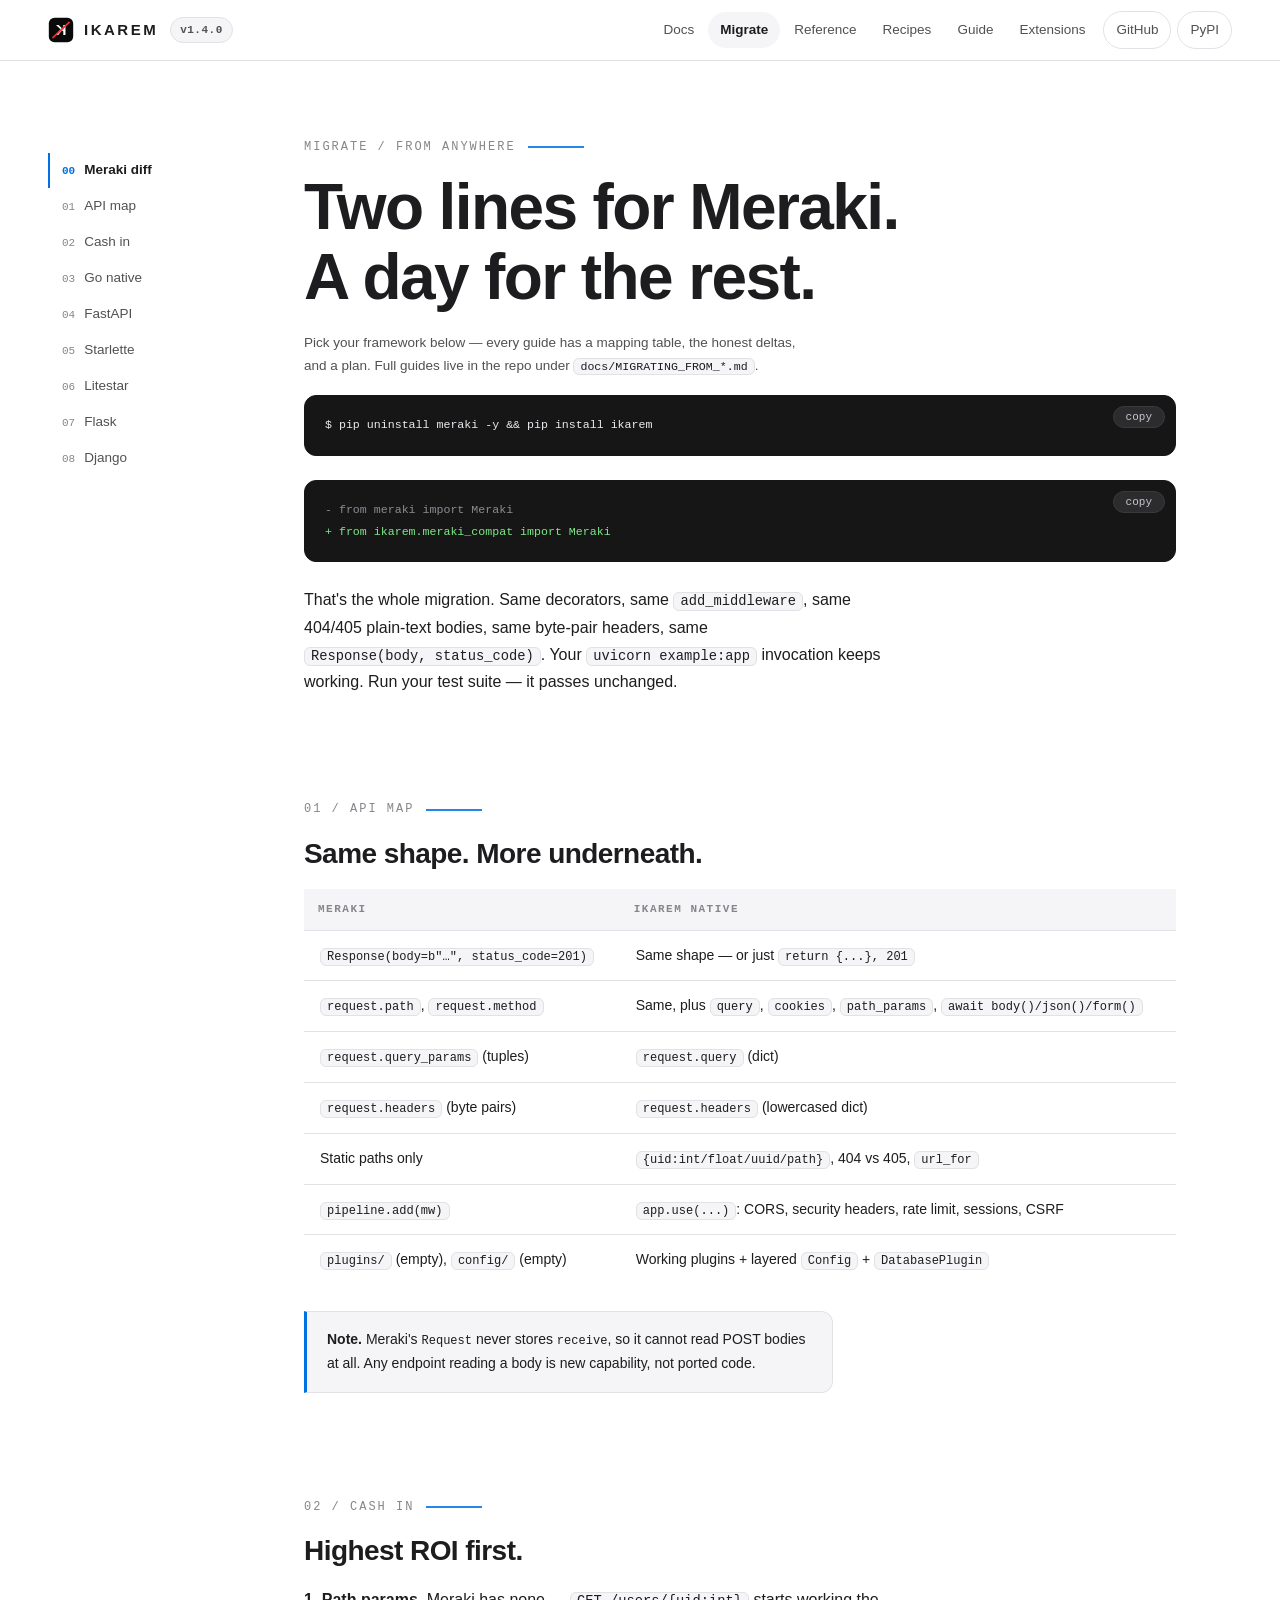
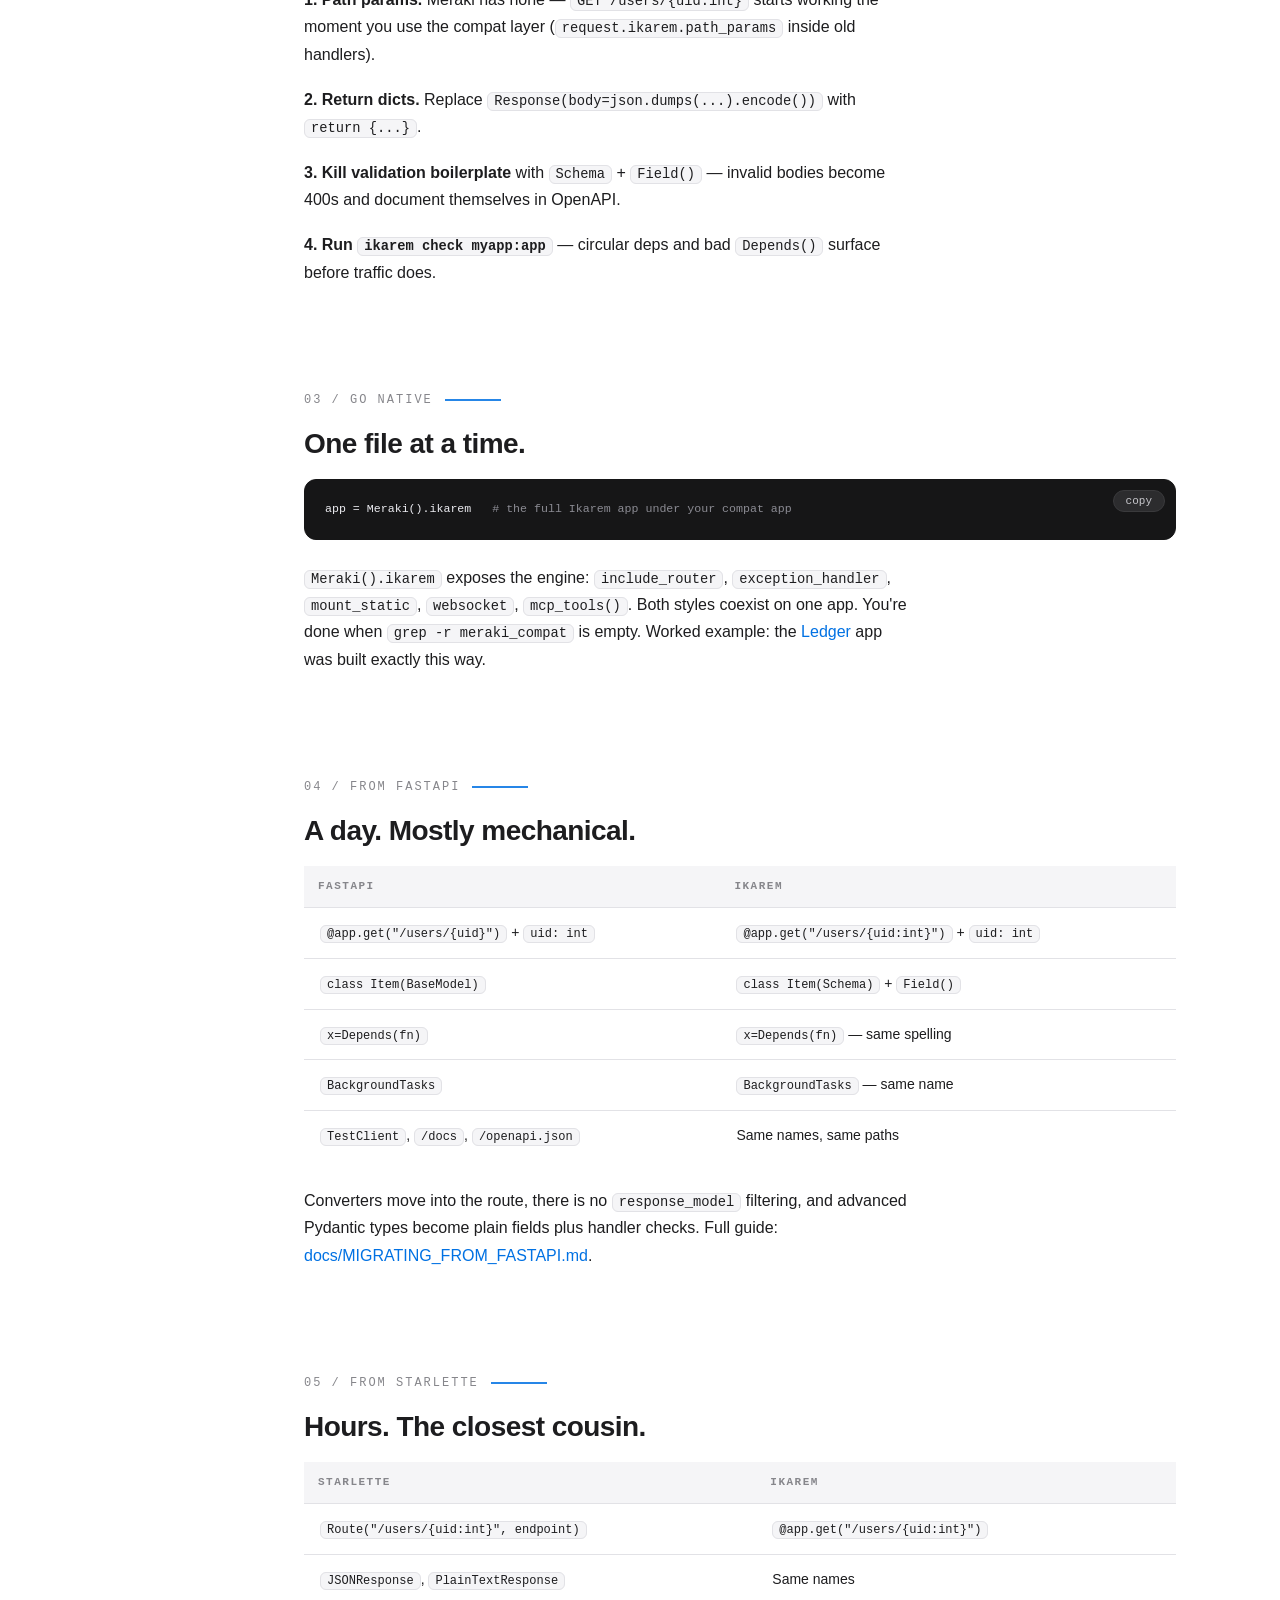
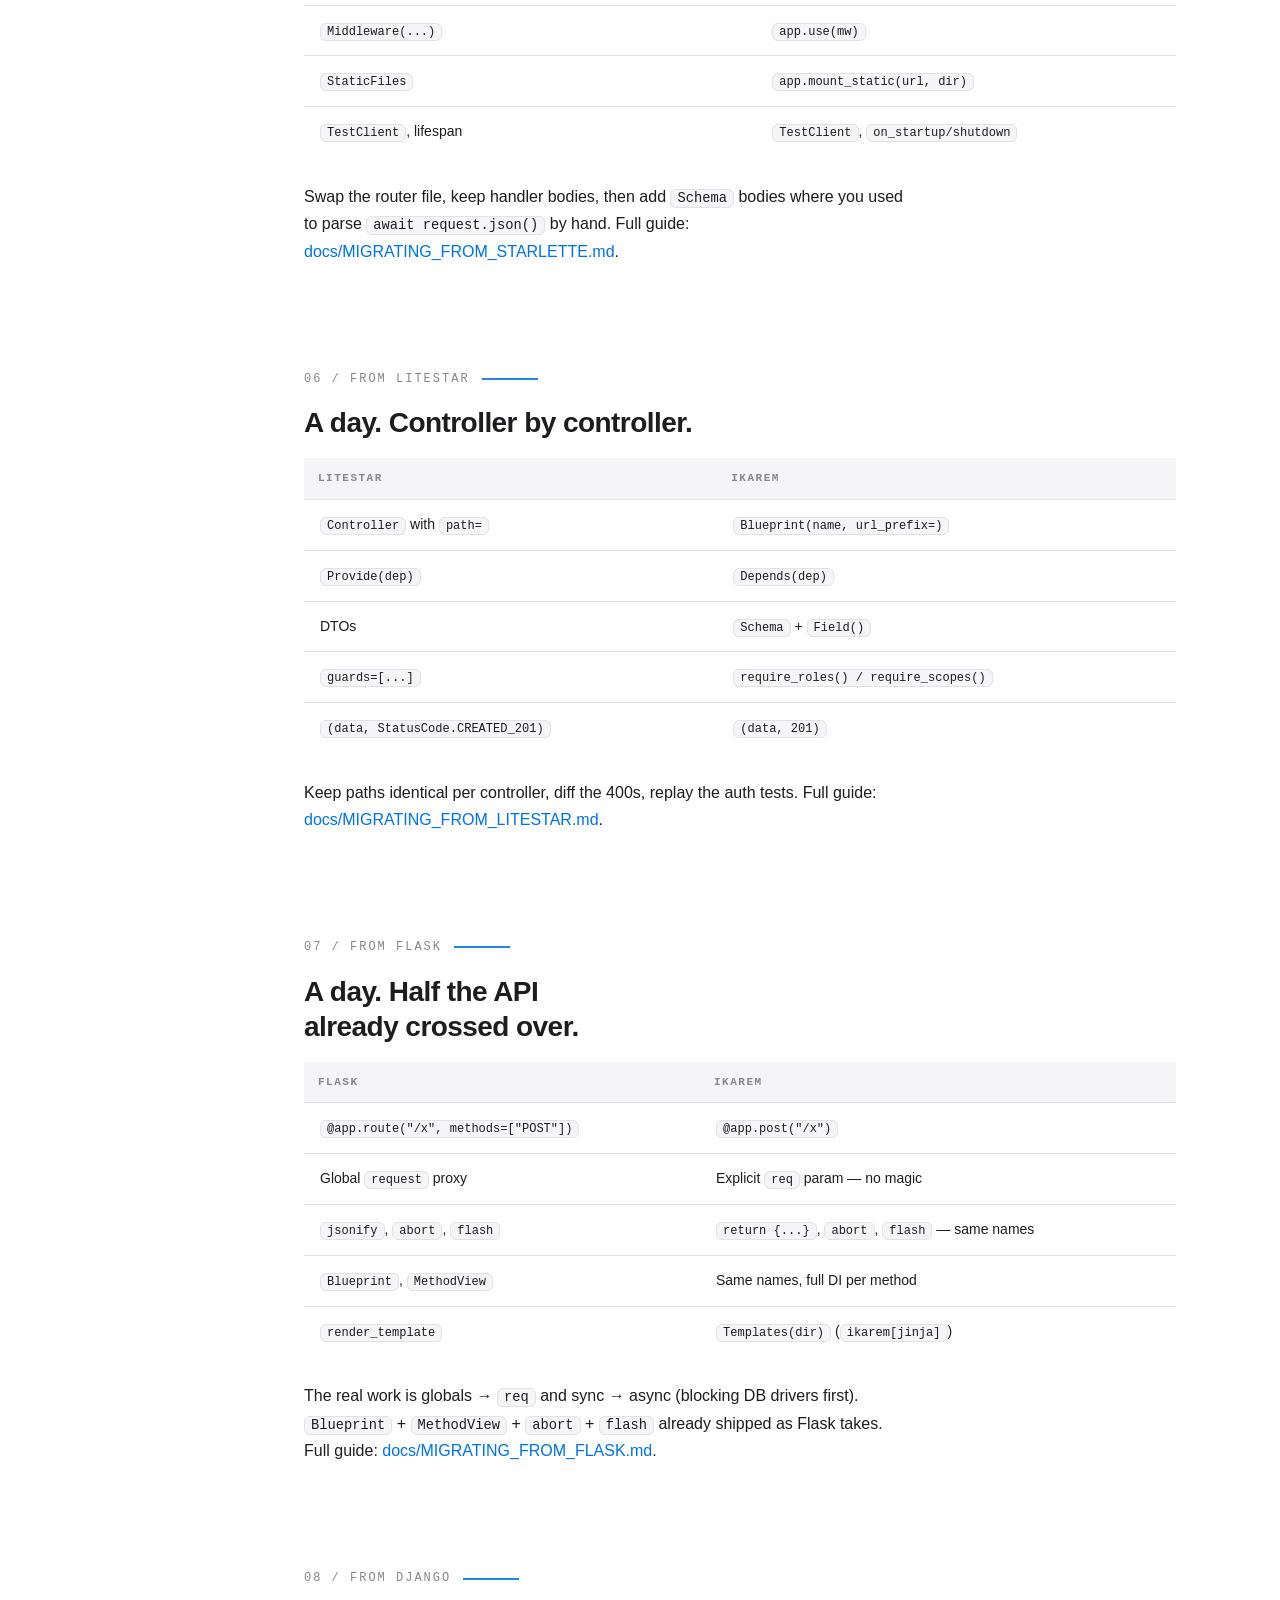
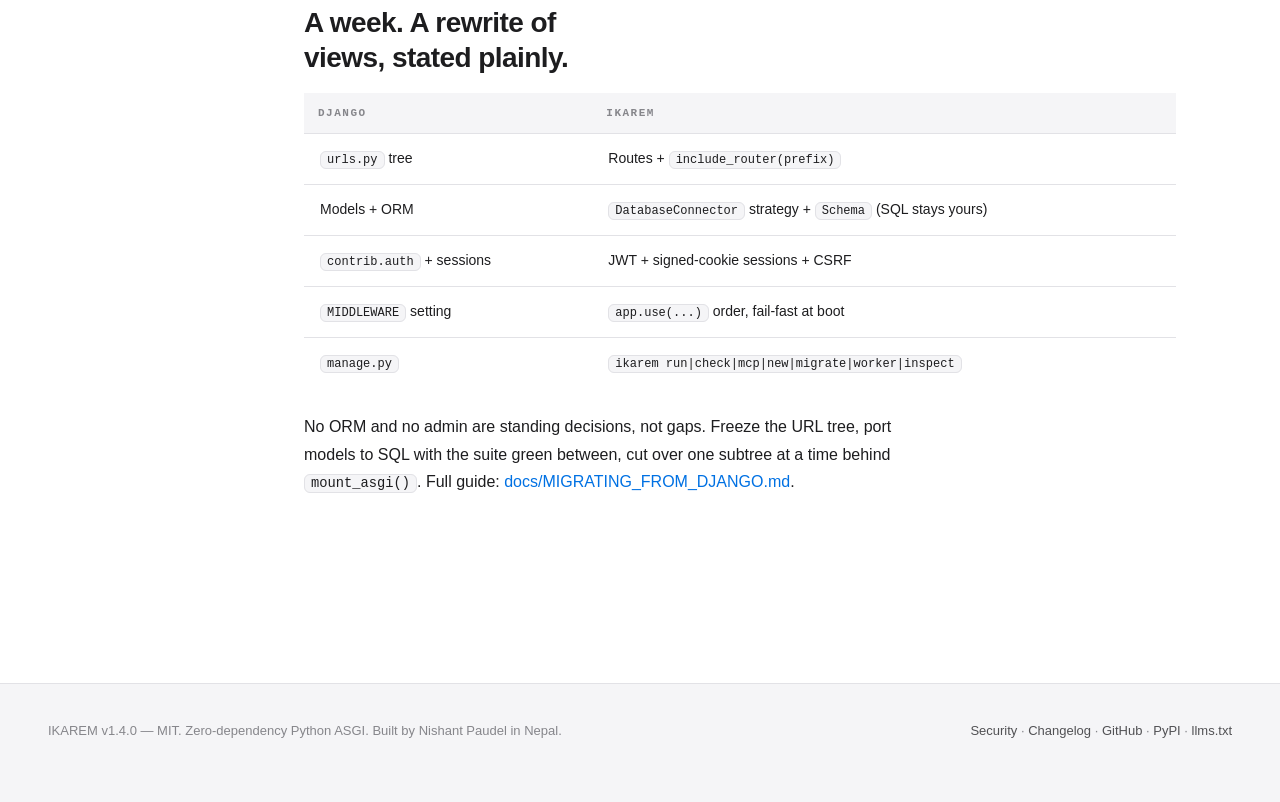
<file: site/migrate.html>
<!doctype html>
<html lang="en">
<head>
<meta charset="utf-8">
<meta name="author" content="Nishant Paudel">
<meta name="viewport" content="width=device-width, initial-scale=1">
<title>Migrate to IKAREM — FastAPI, Flask, Django + more</title>
<meta name="description" content="Move to IKAREM from Meraki (two-line diff), FastAPI, Starlette, Litestar, Flask, or Django. Mapping tables, honest deltas, and a plan per framework.">
<meta name="theme-color" content="#ffffff">
<meta property="og:type" content="article">
<meta property="og:site_name" content="IKAREM">
<meta property="og:url" content="https://ikarem.vercel.app/migrate">
<meta property="og:title" content="Migrate to IKAREM — from Meraki, FastAPI, Flask, Django and more">
<meta property="og:description" content="Two-line diff for Meraki. Mapping tables and honest plans for FastAPI, Starlette, Litestar, Flask, Django.">
<meta property="og:image" content="https://ikarem.vercel.app/og.png">
<meta name="twitter:card" content="summary_large_image">
<meta name="twitter:title" content="Migrate to IKAREM — FastAPI, Flask, Django + more">
<meta name="twitter:image" content="https://ikarem.vercel.app/og.png">
<meta name="twitter:description" content="Two-line diff for Meraki. Mapping tables and honest plans for FastAPI, Starlette, Litestar, Flask, Django.">
<script type="application/ld+json">
{"@context": "https://schema.org", "@type": "WebPage",
 "name": "Migrate to IKAREM", "url": "https://ikarem.vercel.app/migrate",
 "isPartOf": {"@type": "WebSite", "name": "IKAREM", "url": "https://ikarem.vercel.app/"},
 "description": "Migration guides to IKAREM from Meraki, FastAPI, Starlette, Litestar, Flask, and Django.",
 "author": {"@type": "Person", "name": "Nishant Paudel", "homeLocation": {"@type": "Place", "name": "Nepal"}}}
</script>
<link rel="icon" href="../assets/ikarem-icon.svg" type="image/svg+xml">
<link rel="stylesheet" href="style.css?v=2">
<link rel="canonical" href="https://ikarem.vercel.app/migrate">
</head>
<body>
<header class="topbar">
<div class="topbar-inner">
  <a class="brand" href="index.html"><img src="../assets/ikarem-icon.svg" alt="IKAREM"><b>IKAREM</b></a>
  <span class="ver">v1.4.0</span>
  <nav>
    <a href="index.html">Docs</a>
    <a href="migrate.html" class="on">Migrate</a>
    <a href="reference.html">Reference</a>
    <a href="recipes.html">Recipes</a>
    <a href="guide.html">Guide</a>
    <a href="extensions.html">Extensions</a>
    <a href="https://github.com/nishantXnova/IKAREM" class="ext">GitHub</a>
    <a href="https://pypi.org/project/ikarem/" class="ext">PyPI</a>
  </nav>
</div>
</header>

<div class="wrap">
<aside class="side"><ol>
  <li><a href="#swap" class="on"><span class="n">00</span>Meraki diff</a></li>
  <li><a href="#map"><span class="n">01</span>API map</a></li>
  <li><a href="#cash"><span class="n">02</span>Cash in</a></li>
  <li><a href="#native"><span class="n">03</span>Go native</a></li>
  <li><a href="#fastapi"><span class="n">04</span>FastAPI</a></li>
  <li><a href="#starlette"><span class="n">05</span>Starlette</a></li>
  <li><a href="#litestar"><span class="n">06</span>Litestar</a></li>
  <li><a href="#flask"><span class="n">07</span>Flask</a></li>
  <li><a href="#django"><span class="n">08</span>Django</a></li>
</ol></aside>

<main>
<section id="swap">
  <p class="secnum">MIGRATE / FROM ANYWHERE</p>
  <h1>Two lines for Meraki.<br>A day for the rest.</h1>
  <p class="mut small">Pick your framework below — every guide has a mapping table,
  the honest deltas, and a plan. Full guides live in the repo under
  <code>docs/MIGRATING_FROM_*.md</code>.</p>
<pre><code>$ pip uninstall meraki -y && pip install ikarem</code></pre>
<pre><code><span class="tok-c">- from meraki import Meraki</span>
<span class="tok-s">+ from ikarem.meraki_compat import Meraki</span></code></pre>
  <p>That's the whole migration. Same decorators, same <code>add_middleware</code>, same 404/405
  plain-text bodies, same byte-pair headers, same <code>Response(body, status_code)</code>.
  Your <code>uvicorn example:app</code> invocation keeps working. Run your test suite — it passes
  unchanged.</p>
</section>

<section id="map">
  <p class="secnum">01 / API MAP</p>
  <h2>Same shape. More underneath.</h2>
  <table>
    <tr><th>Meraki</th><th>IKAREM native</th></tr>
    <tr><td><code>Response(body=b"…", status_code=201)</code></td><td>Same shape — or just <code>return {...}, 201</code></td></tr>
    <tr><td><code>request.path</code>, <code>request.method</code></td><td>Same, plus <code>query</code>, <code>cookies</code>, <code>path_params</code>, <code>await body()/json()/form()</code></td></tr>
    <tr><td><code>request.query_params</code> (tuples)</td><td><code>request.query</code> (dict)</td></tr>
    <tr><td><code>request.headers</code> (byte pairs)</td><td><code>request.headers</code> (lowercased dict)</td></tr>
    <tr><td>Static paths only</td><td><code>{uid:int/float/uuid/path}</code>, 404 vs 405, <code>url_for</code></td></tr>
    <tr><td><code>pipeline.add(mw)</code></td><td><code>app.use(...)</code>: CORS, security headers, rate limit, sessions, CSRF</td></tr>
    <tr><td><code>plugins/</code> (empty), <code>config/</code> (empty)</td><td>Working plugins + layered <code>Config</code> + <code>DatabasePlugin</code></td></tr>
  </table>
  <div class="note"><b>Note.</b> Meraki's <code>Request</code> never stores <code>receive</code>, so it
  cannot read POST bodies at all. Any endpoint reading a body is new capability, not ported code.</div>
</section>

<section id="cash">
  <p class="secnum">02 / CASH IN</p>
  <h2>Highest ROI first.</h2>
  <p><b>1. Path params.</b> Meraki has none — <code>GET /users/{uid:int}</code> starts working the
  moment you use the compat layer (<code>request.ikarem.path_params</code> inside old handlers).</p>
  <p><b>2. Return dicts.</b> Replace <code>Response(body=json.dumps(...).encode())</code> with
  <code>return {...}</code>.</p>
  <p><b>3. Kill validation boilerplate</b> with <code>Schema</code> + <code>Field()</code> — invalid
  bodies become 400s and document themselves in OpenAPI.</p>
  <p><b>4. Run <code>ikarem check myapp:app</code></b> — circular deps and bad <code>Depends()</code>
  surface before traffic does.</p>
</section>

<section id="native">
  <p class="secnum">03 / GO NATIVE</p>
  <h2>One file at a time.</h2>
<pre><code>app = Meraki().ikarem   <span class="tok-c"># the full Ikarem app under your compat app</span></code></pre>
  <p><code>Meraki().ikarem</code> exposes the engine: <code>include_router</code>,
  <code>exception_handler</code>, <code>mount_static</code>, <code>websocket</code>,
  <code>mcp_tools()</code>. Both styles coexist on one app. You're done when
  <code>grep -r meraki_compat</code> is empty. Worked example: the
  <a href="index.html#ledger">Ledger</a> app was built exactly this way.</p>
</section>

<section id="fastapi">
  <p class="secnum">04 / FROM FASTAPI</p>
  <h2>A day. Mostly mechanical.</h2>
  <table>
    <tr><th>FastAPI</th><th>IKAREM</th></tr>
    <tr><td><code>@app.get("/users/{uid}")</code> + <code>uid: int</code></td><td><code>@app.get("/users/{uid:int}")</code> + <code>uid: int</code></td></tr>
    <tr><td><code>class Item(BaseModel)</code></td><td><code>class Item(Schema)</code> + <code>Field()</code></td></tr>
    <tr><td><code>x=Depends(fn)</code></td><td><code>x=Depends(fn)</code> — same spelling</td></tr>
    <tr><td><code>BackgroundTasks</code></td><td><code>BackgroundTasks</code> — same name</td></tr>
    <tr><td><code>TestClient</code>, <code>/docs</code>, <code>/openapi.json</code></td><td>Same names, same paths</td></tr>
  </table>
  <p>Converters move into the route, there is no <code>response_model</code> filtering,
  and advanced Pydantic types become plain fields plus handler checks.
  Full guide: <a href="https://github.com/nishantXnova/IKAREM/blob/main/docs/MIGRATING_FROM_FASTAPI.md">docs/MIGRATING_FROM_FASTAPI.md</a>.</p>
</section>

<section id="starlette">
  <p class="secnum">05 / FROM STARLETTE</p>
  <h2>Hours. The closest cousin.</h2>
  <table>
    <tr><th>Starlette</th><th>IKAREM</th></tr>
    <tr><td><code>Route("/users/{uid:int}", endpoint)</code></td><td><code>@app.get("/users/{uid:int}")</code></td></tr>
    <tr><td><code>JSONResponse</code>, <code>PlainTextResponse</code></td><td>Same names</td></tr>
    <tr><td><code>Middleware(...)</code></td><td><code>app.use(mw)</code></td></tr>
    <tr><td><code>StaticFiles</code></td><td><code>app.mount_static(url, dir)</code></td></tr>
    <tr><td><code>TestClient</code>, lifespan</td><td><code>TestClient</code>, <code>on_startup/shutdown</code></td></tr>
  </table>
  <p>Swap the router file, keep handler bodies, then add <code>Schema</code> bodies where
  you used to parse <code>await request.json()</code> by hand.
  Full guide: <a href="https://github.com/nishantXnova/IKAREM/blob/main/docs/MIGRATING_FROM_STARLETTE.md">docs/MIGRATING_FROM_STARLETTE.md</a>.</p>
</section>

<section id="litestar">
  <p class="secnum">06 / FROM LITESTAR</p>
  <h2>A day. Controller by controller.</h2>
  <table>
    <tr><th>Litestar</th><th>IKAREM</th></tr>
    <tr><td><code>Controller</code> with <code>path=</code></td><td><code>Blueprint(name, url_prefix=)</code></td></tr>
    <tr><td><code>Provide(dep)</code></td><td><code>Depends(dep)</code></td></tr>
    <tr><td>DTOs</td><td><code>Schema</code> + <code>Field()</code></td></tr>
    <tr><td><code>guards=[...]</code></td><td><code>require_roles() / require_scopes()</code></td></tr>
    <tr><td><code>(data, StatusCode.CREATED_201)</code></td><td><code>(data, 201)</code></td></tr>
  </table>
  <p>Keep paths identical per controller, diff the 400s, replay the auth tests.
  Full guide: <a href="https://github.com/nishantXnova/IKAREM/blob/main/docs/MIGRATING_FROM_LITESTAR.md">docs/MIGRATING_FROM_LITESTAR.md</a>.</p>
</section>

<section id="flask">
  <p class="secnum">07 / FROM FLASK</p>
  <h2>A day. Half the API already crossed over.</h2>
  <table>
    <tr><th>Flask</th><th>IKAREM</th></tr>
    <tr><td><code>@app.route("/x", methods=["POST"])</code></td><td><code>@app.post("/x")</code></td></tr>
    <tr><td>Global <code>request</code> proxy</td><td>Explicit <code>req</code> param — no magic</td></tr>
    <tr><td><code>jsonify</code>, <code>abort</code>, <code>flash</code></td><td><code>return {...}</code>, <code>abort</code>, <code>flash</code> — same names</td></tr>
    <tr><td><code>Blueprint</code>, <code>MethodView</code></td><td>Same names, full DI per method</td></tr>
    <tr><td><code>render_template</code></td><td><code>Templates(dir)</code> (<code>ikarem[jinja]</code>)</td></tr>
  </table>
  <p>The real work is globals → <code>req</code> and sync → async (blocking DB drivers
  first). <code>Blueprint</code> + <code>MethodView</code> + <code>abort</code> + <code>flash</code>
  already shipped as Flask takes.
  Full guide: <a href="https://github.com/nishantXnova/IKAREM/blob/main/docs/MIGRATING_FROM_FLASK.md">docs/MIGRATING_FROM_FLASK.md</a>.</p>
</section>

<section id="django">
  <p class="secnum">08 / FROM DJANGO</p>
  <h2>A week. A rewrite of views, stated plainly.</h2>
  <table>
    <tr><th>Django</th><th>IKAREM</th></tr>
    <tr><td><code>urls.py</code> tree</td><td>Routes + <code>include_router(prefix)</code></td></tr>
    <tr><td>Models + ORM</td><td><code>DatabaseConnector</code> strategy + <code>Schema</code> (SQL stays yours)</td></tr>
    <tr><td><code>contrib.auth</code> + sessions</td><td>JWT + signed-cookie sessions + CSRF</td></tr>
    <tr><td><code>MIDDLEWARE</code> setting</td><td><code>app.use(...)</code> order, fail-fast at boot</td></tr>
    <tr><td><code>manage.py</code></td><td><code>ikarem run|check|mcp|new|migrate|worker|inspect</code></td></tr>
  </table>
  <p>No ORM and no admin are standing decisions, not gaps. Freeze the URL tree, port
  models to SQL with the suite green between, cut over one subtree at a time behind
  <code>mount_asgi()</code>.
  Full guide: <a href="https://github.com/nishantXnova/IKAREM/blob/main/docs/MIGRATING_FROM_DJANGO.md">docs/MIGRATING_FROM_DJANGO.md</a>.</p>
</section>
</main>
</div>

<footer><div class="wrap">
  <span>IKAREM v1.4.0 — MIT. Zero-dependency Python ASGI. Built by Nishant Paudel in Nepal.</span>
  <span style="margin-left:auto"><a href="https://github.com/nishantXnova/IKAREM/blob/main/SECURITY.md">Security</a> · <a href="https://github.com/nishantXnova/IKAREM/blob/main/CHANGELOG.md">Changelog</a> · <a href="https://github.com/nishantXnova/IKAREM">GitHub</a> · <a href="https://pypi.org/project/ikarem/">PyPI</a> · <a href="https://ikarem.vercel.app/llms.txt">llms.txt</a></span>
</div></footer>
<script src="script.js?v=2" defer></script>
</body>
</html>
</file>
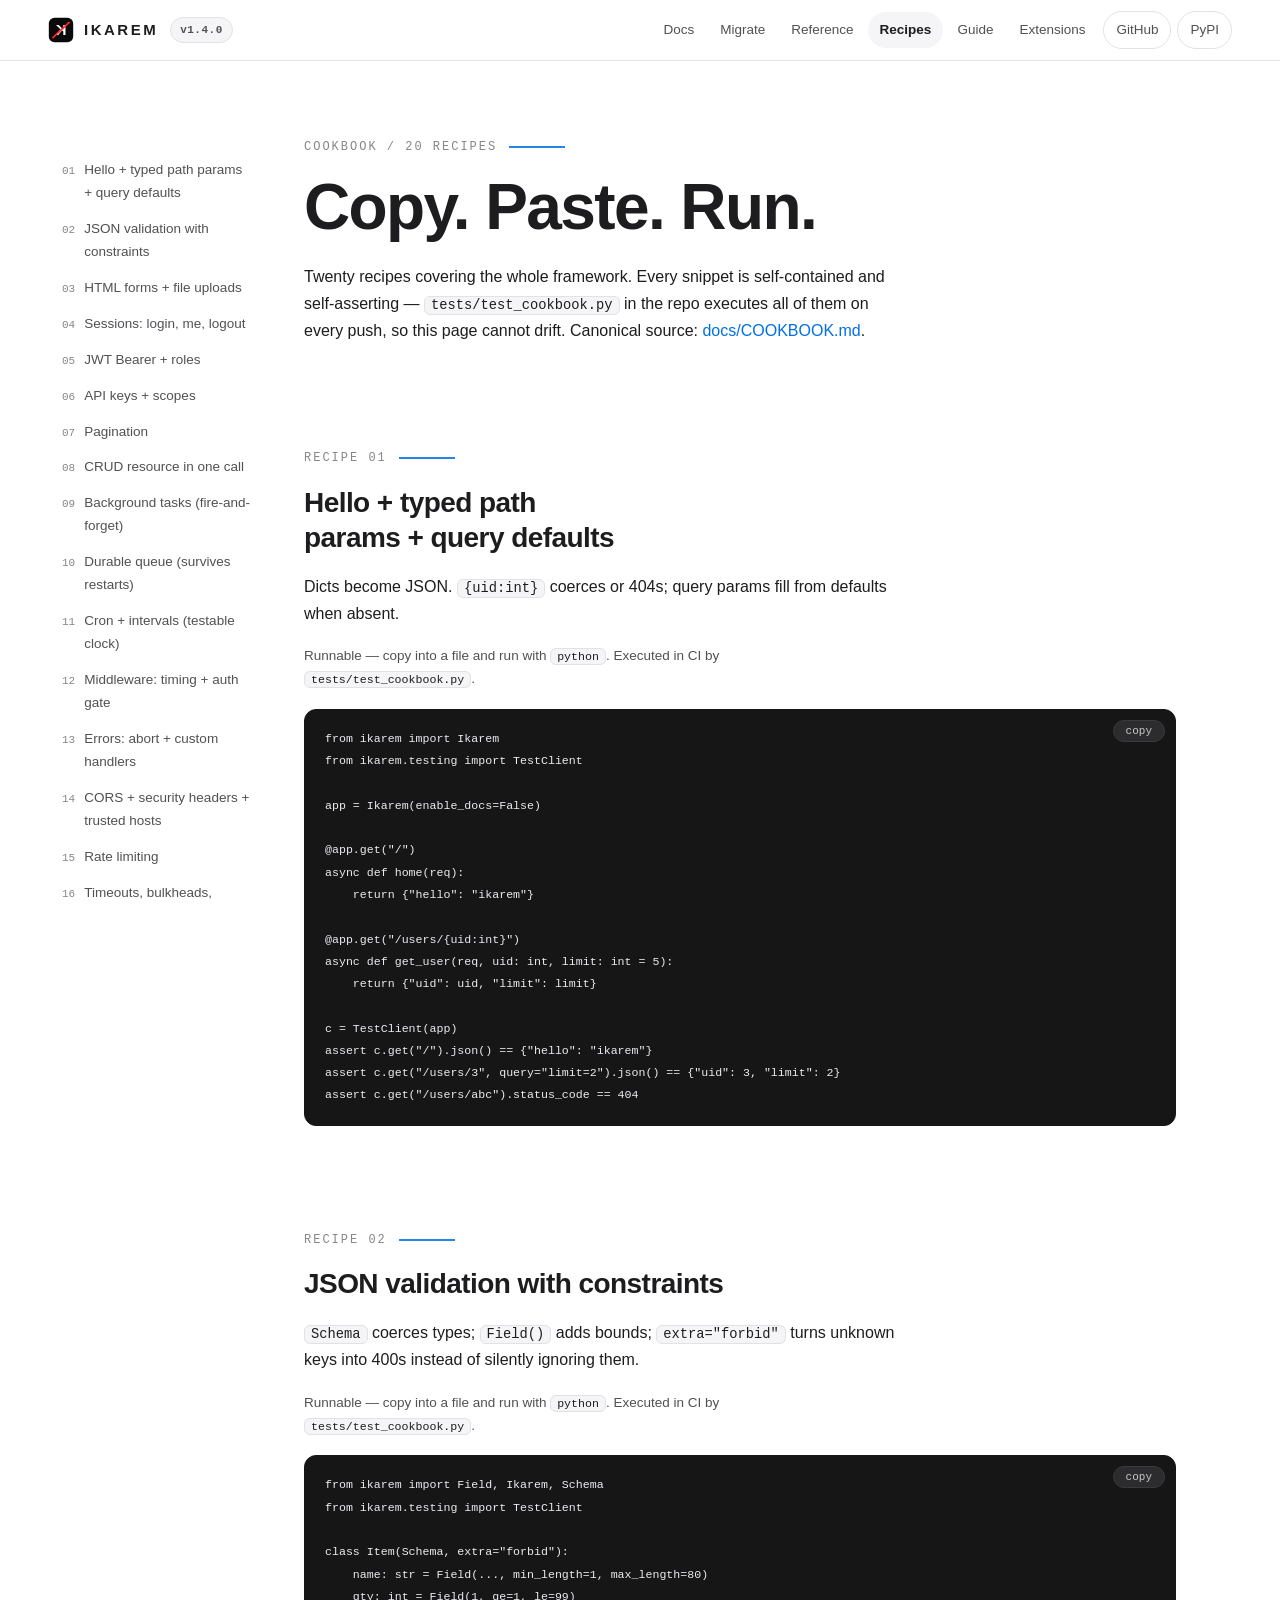
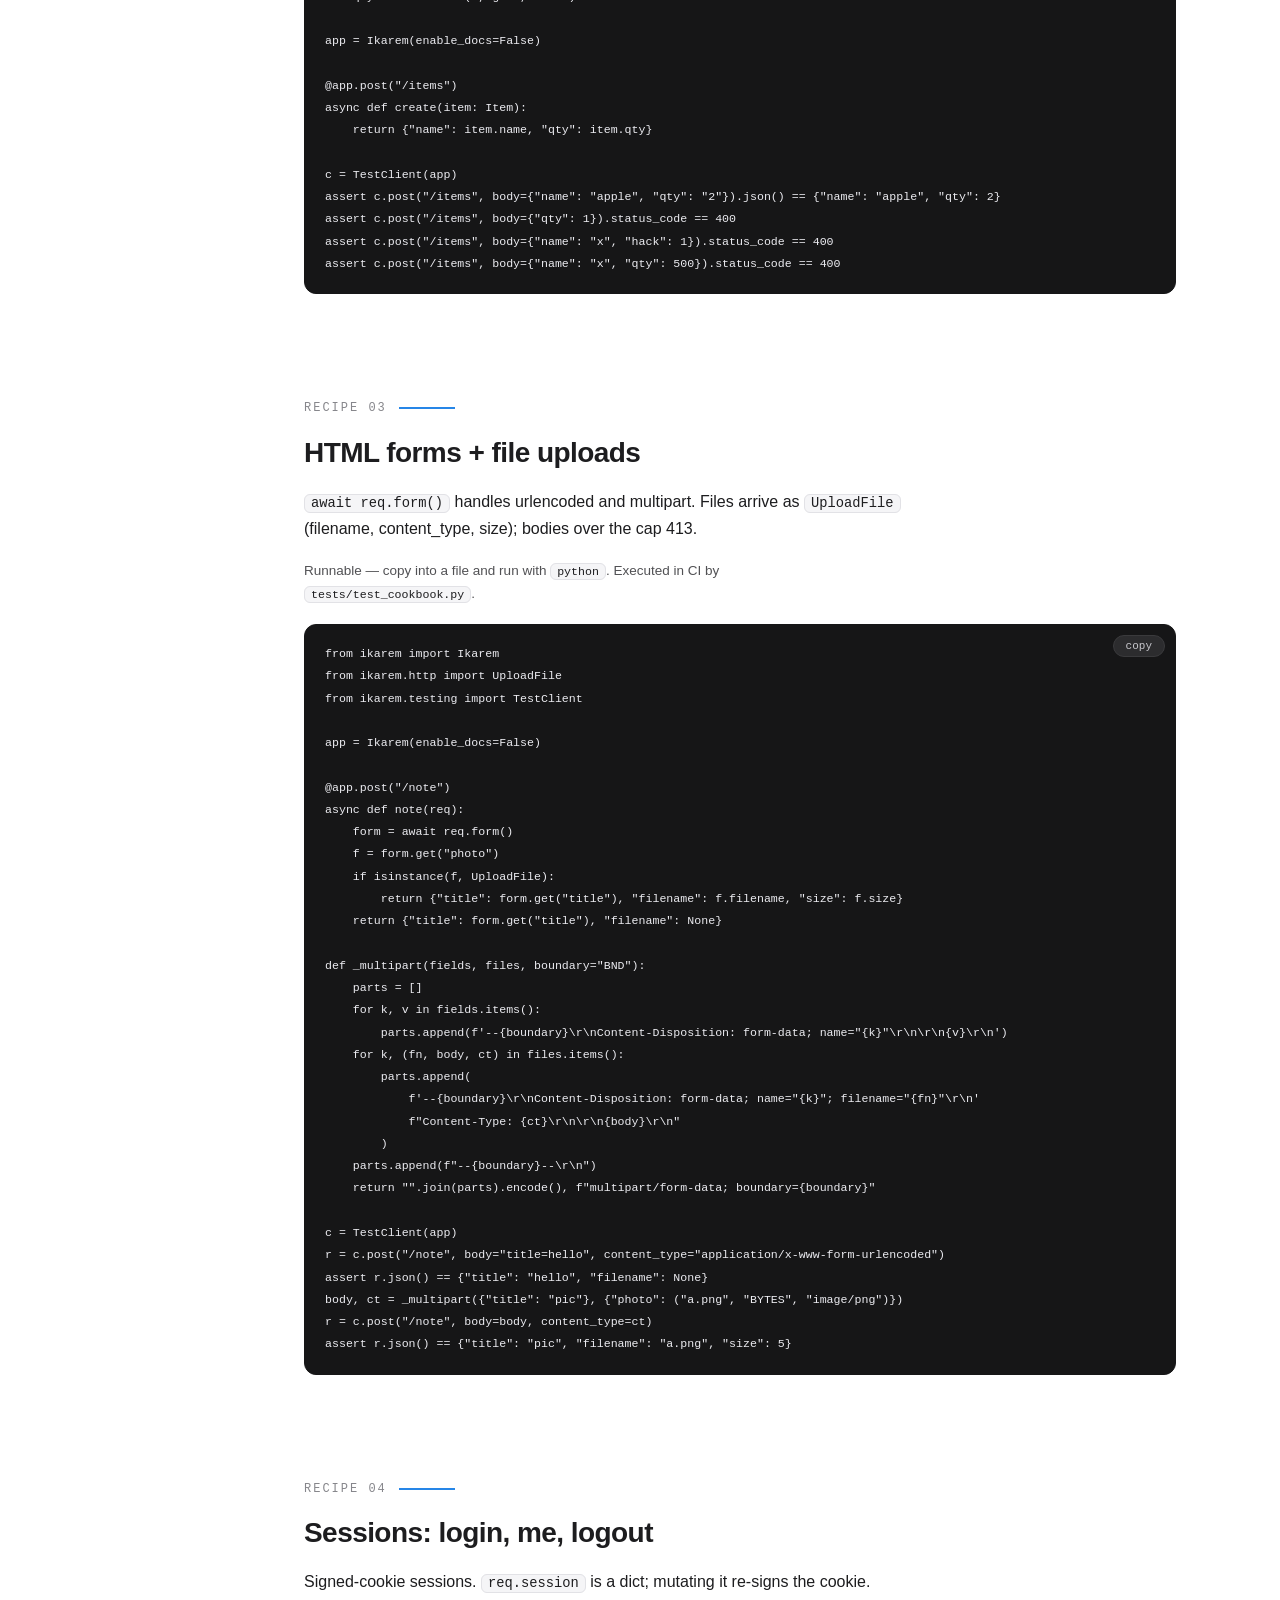
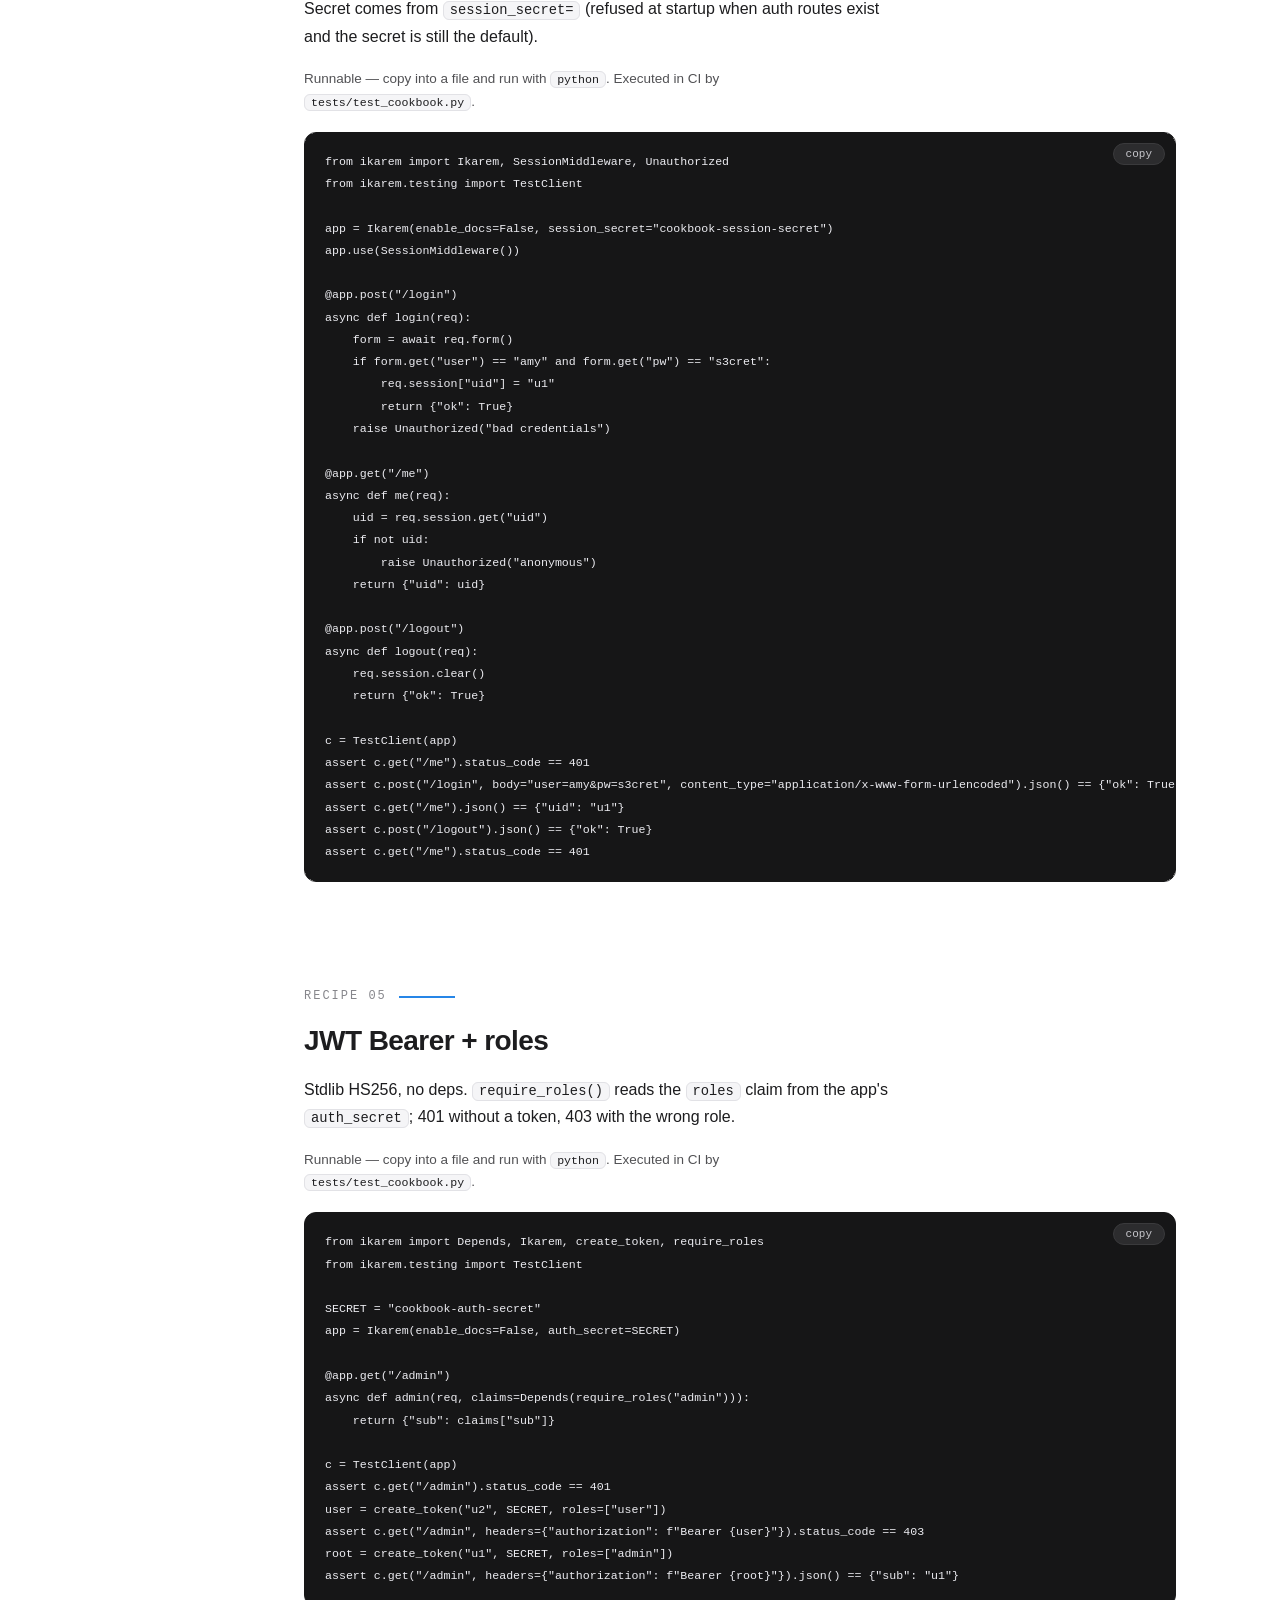
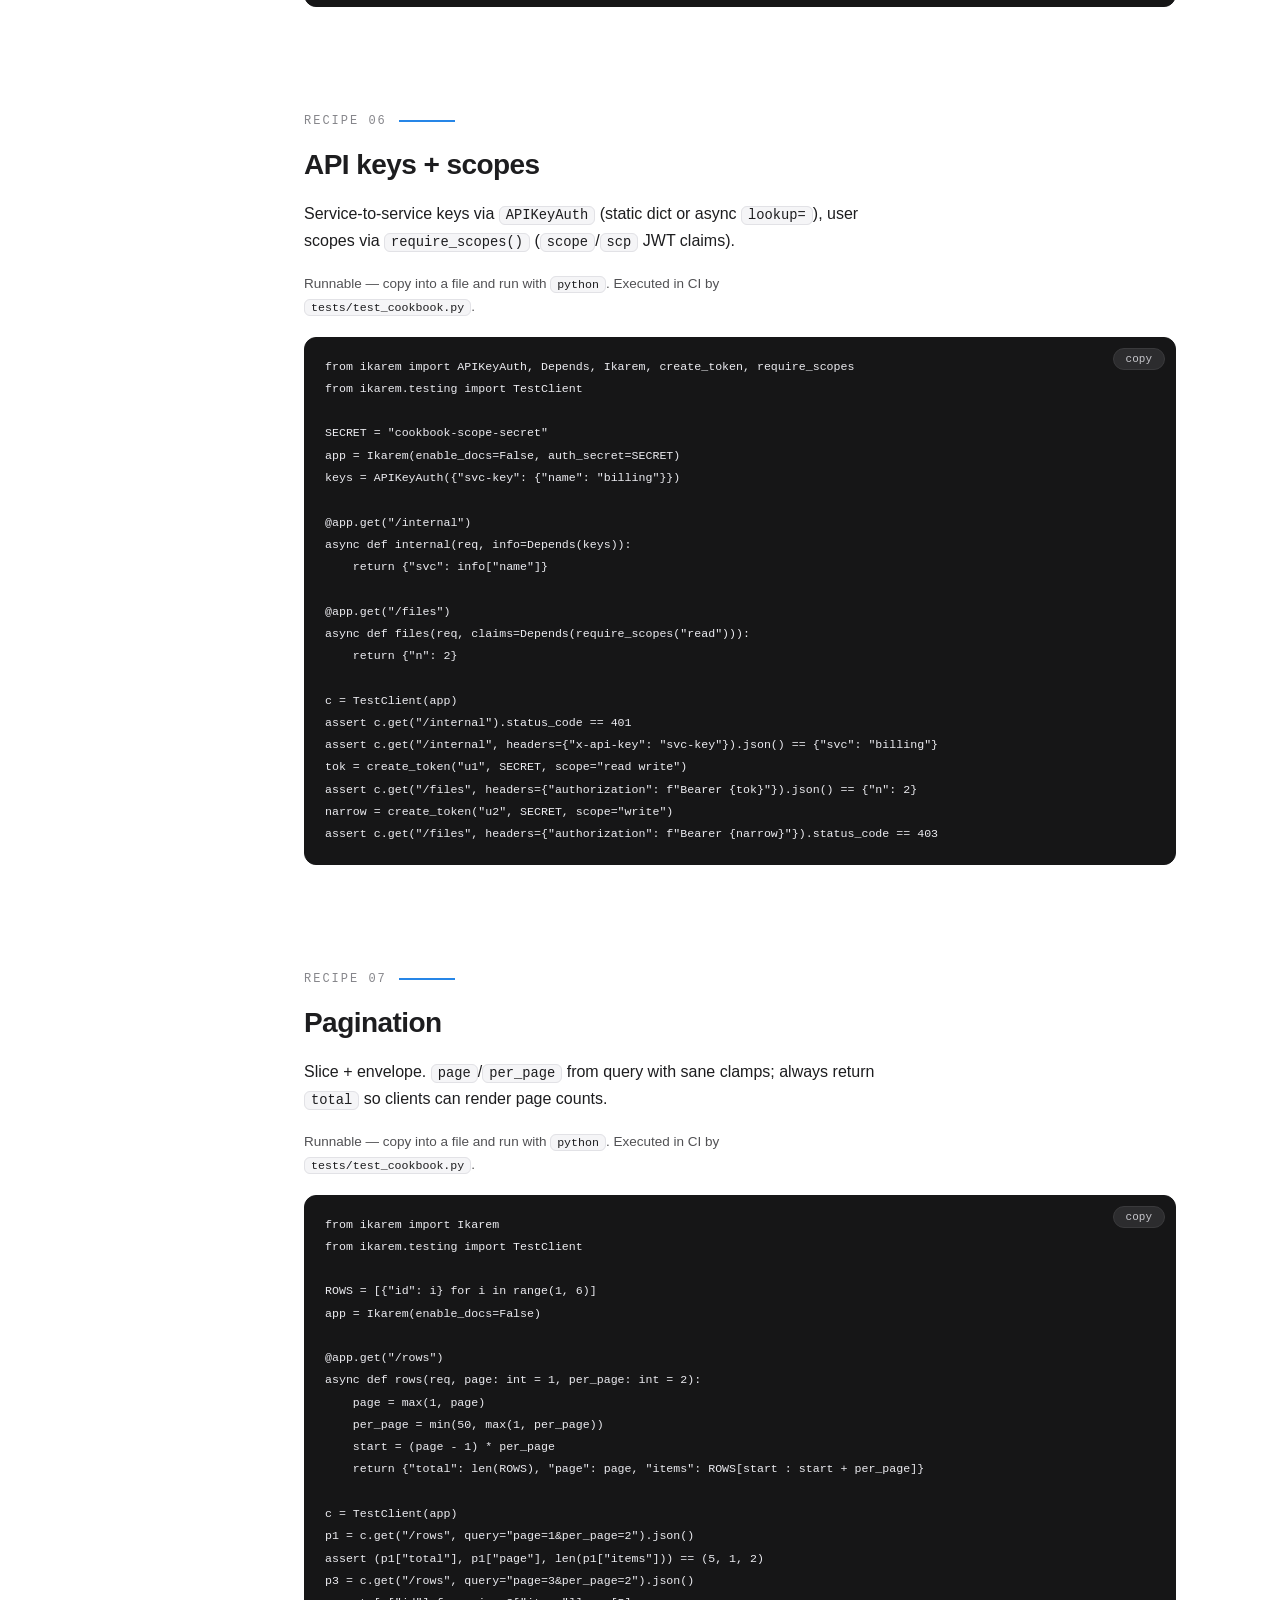
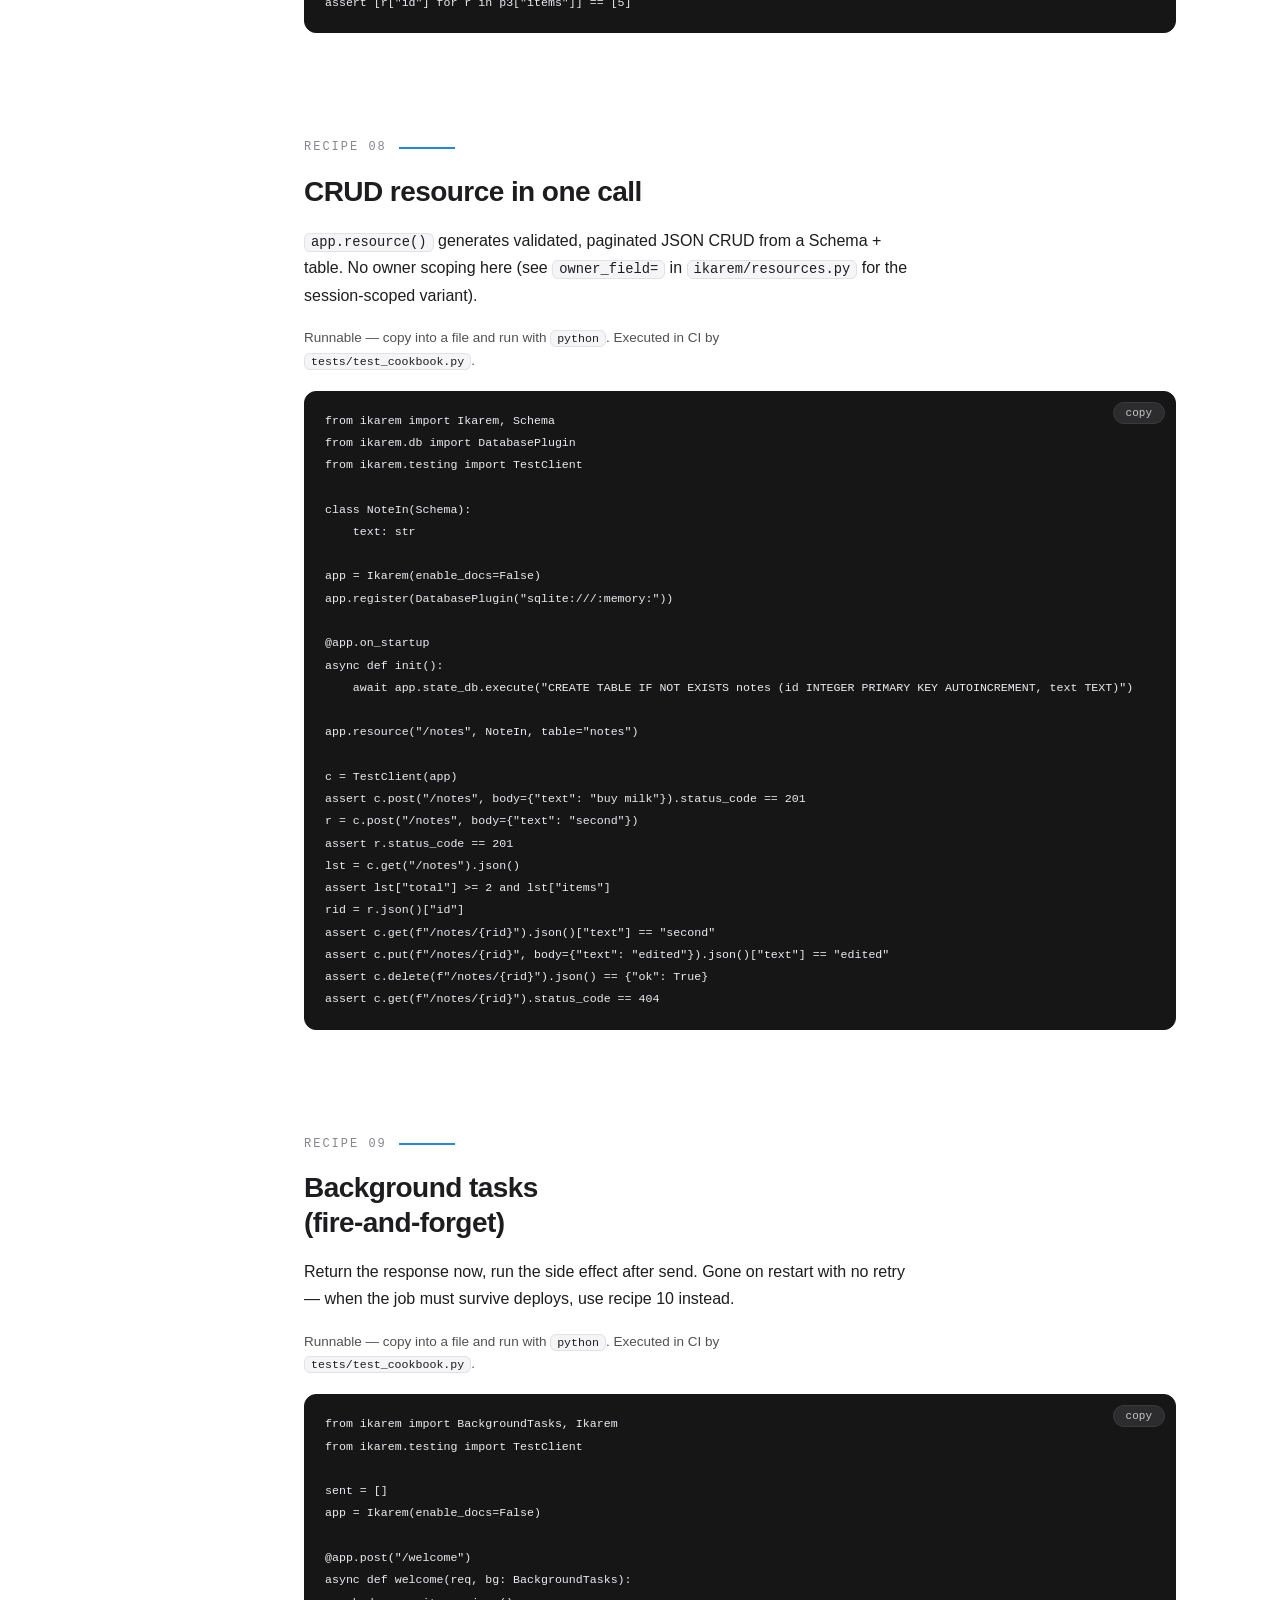
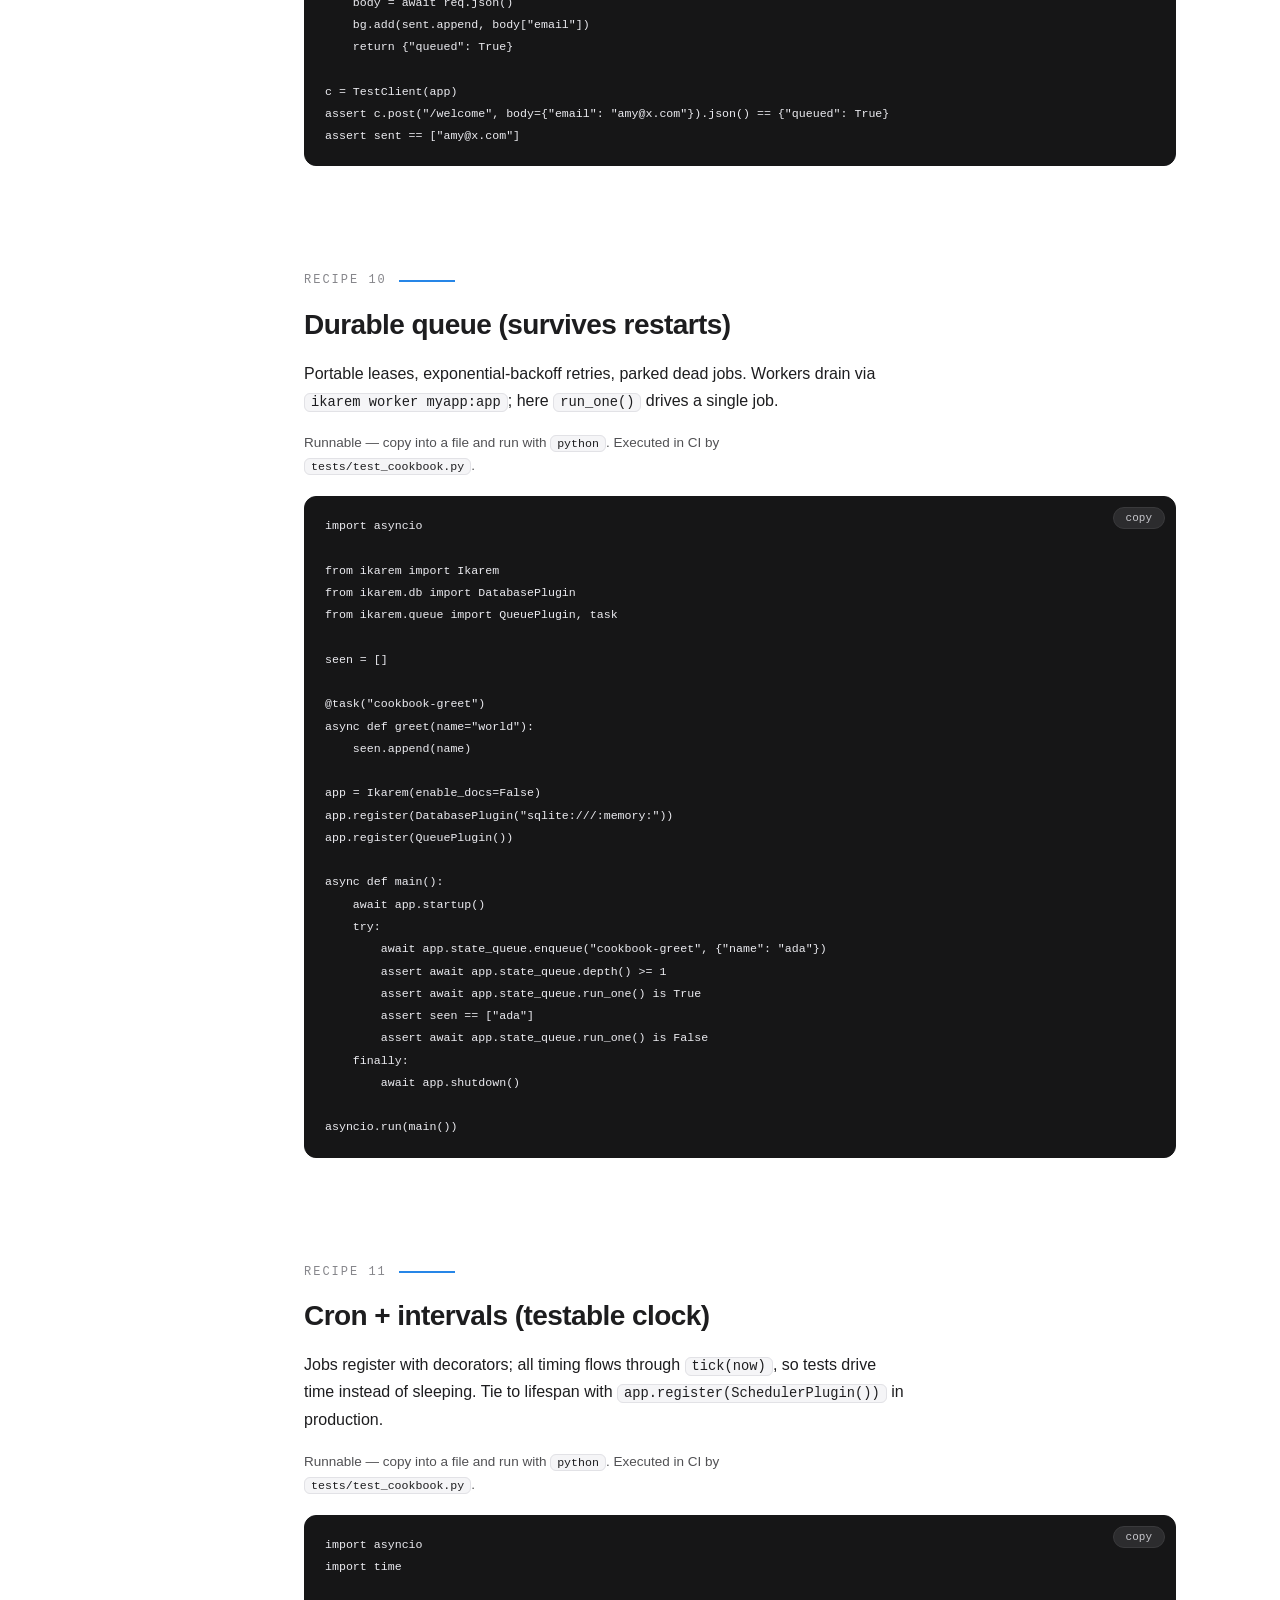
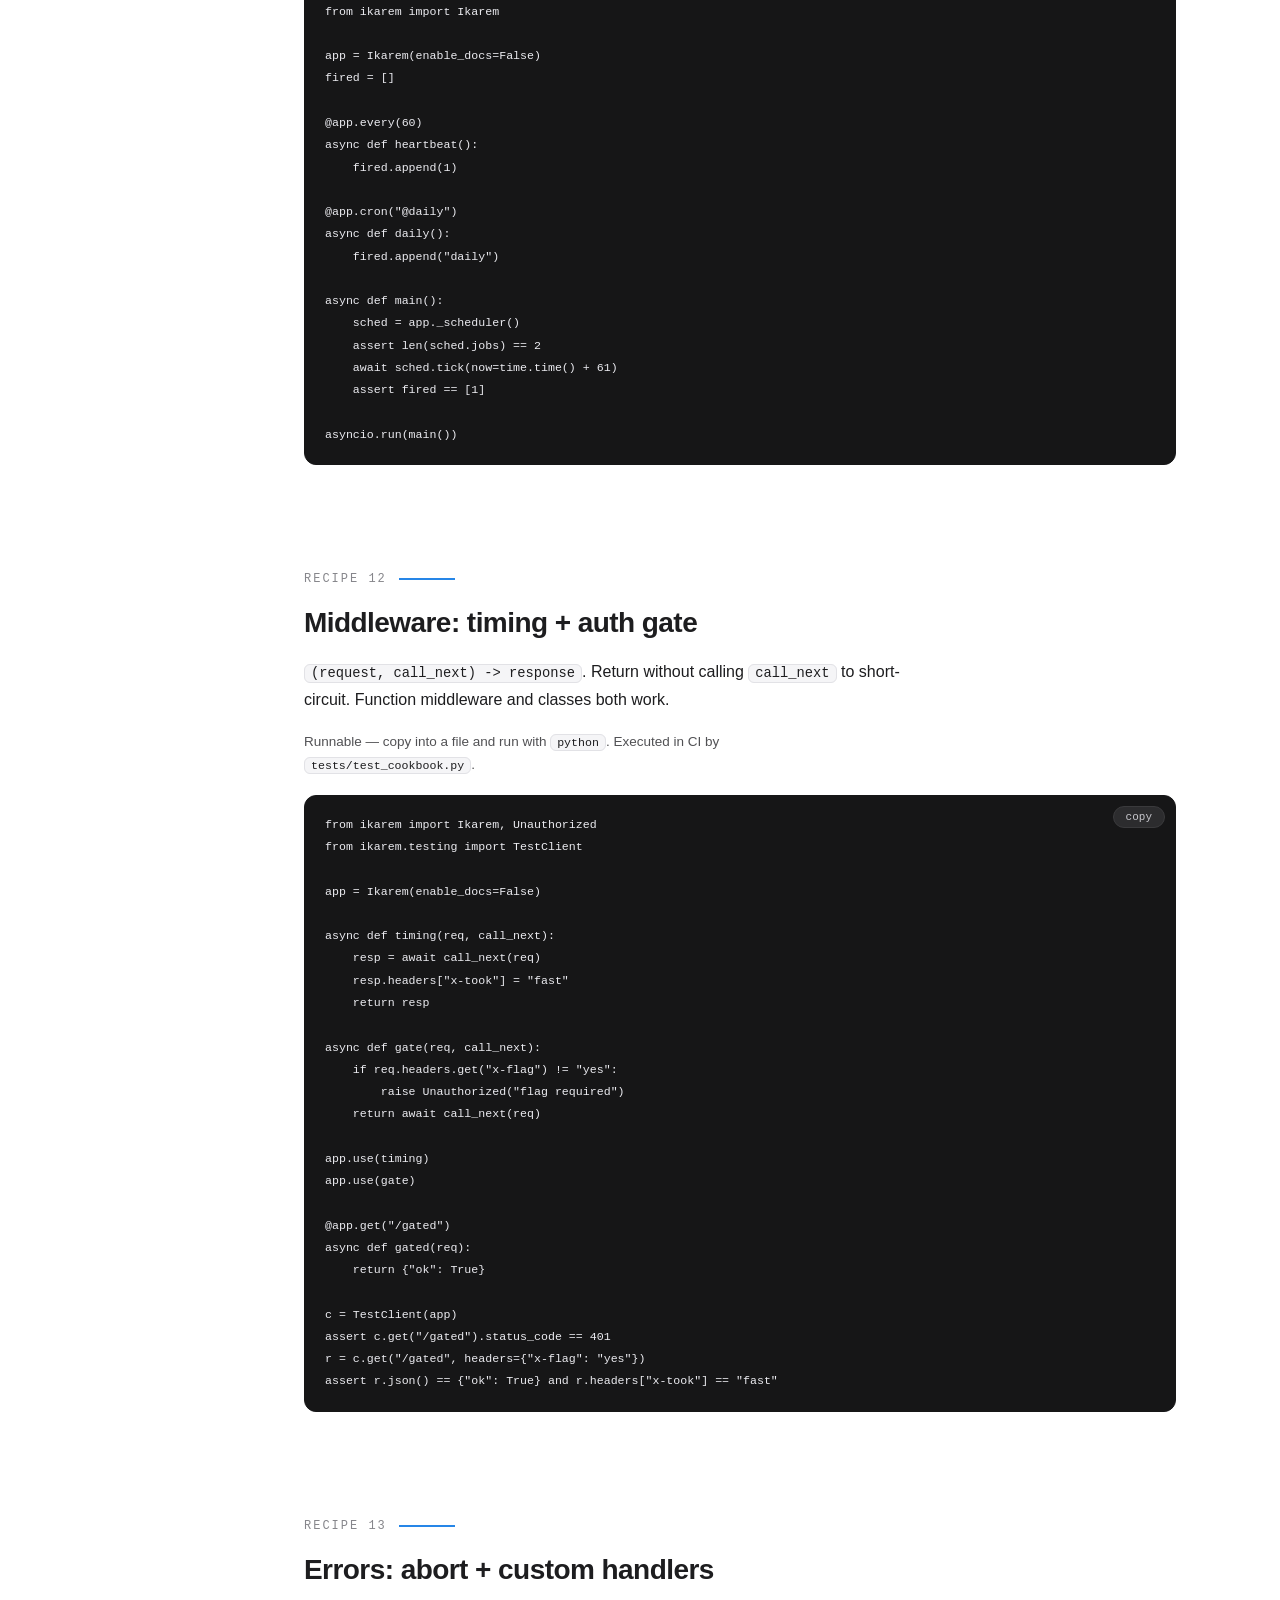
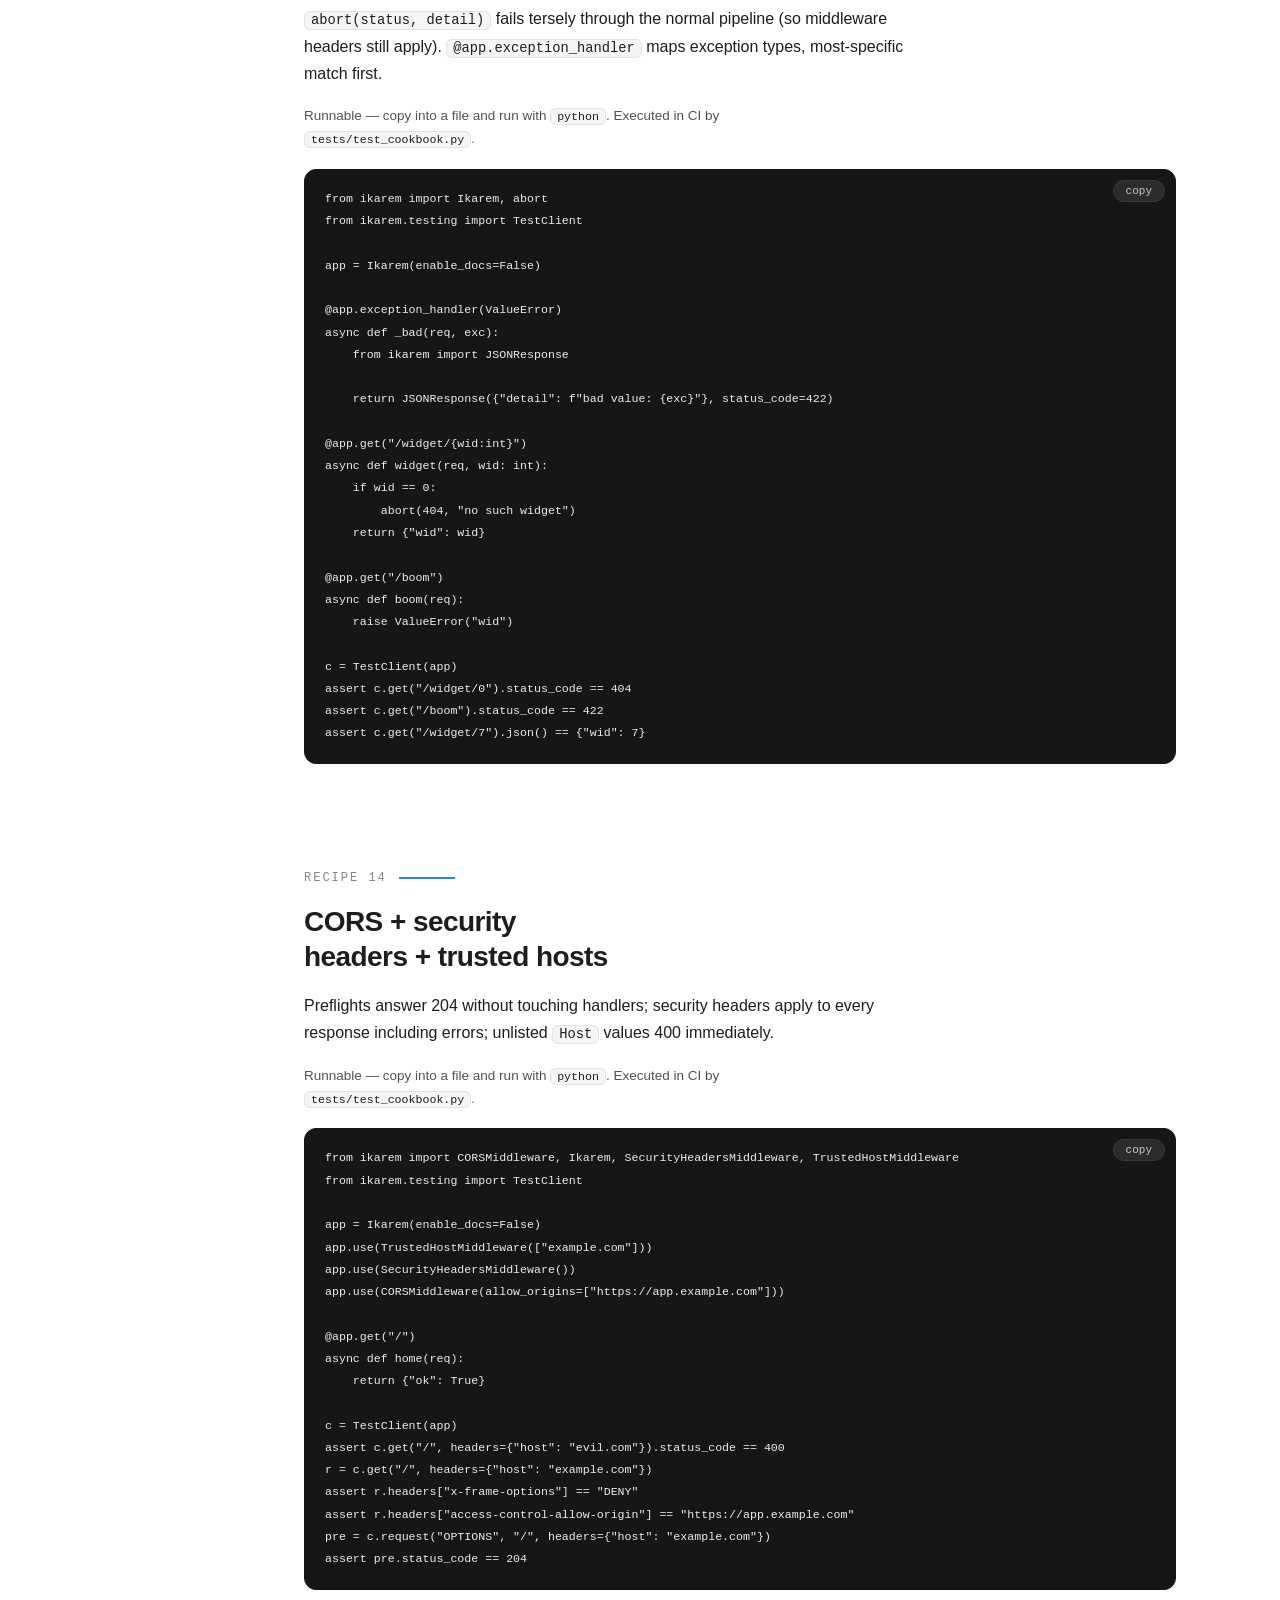
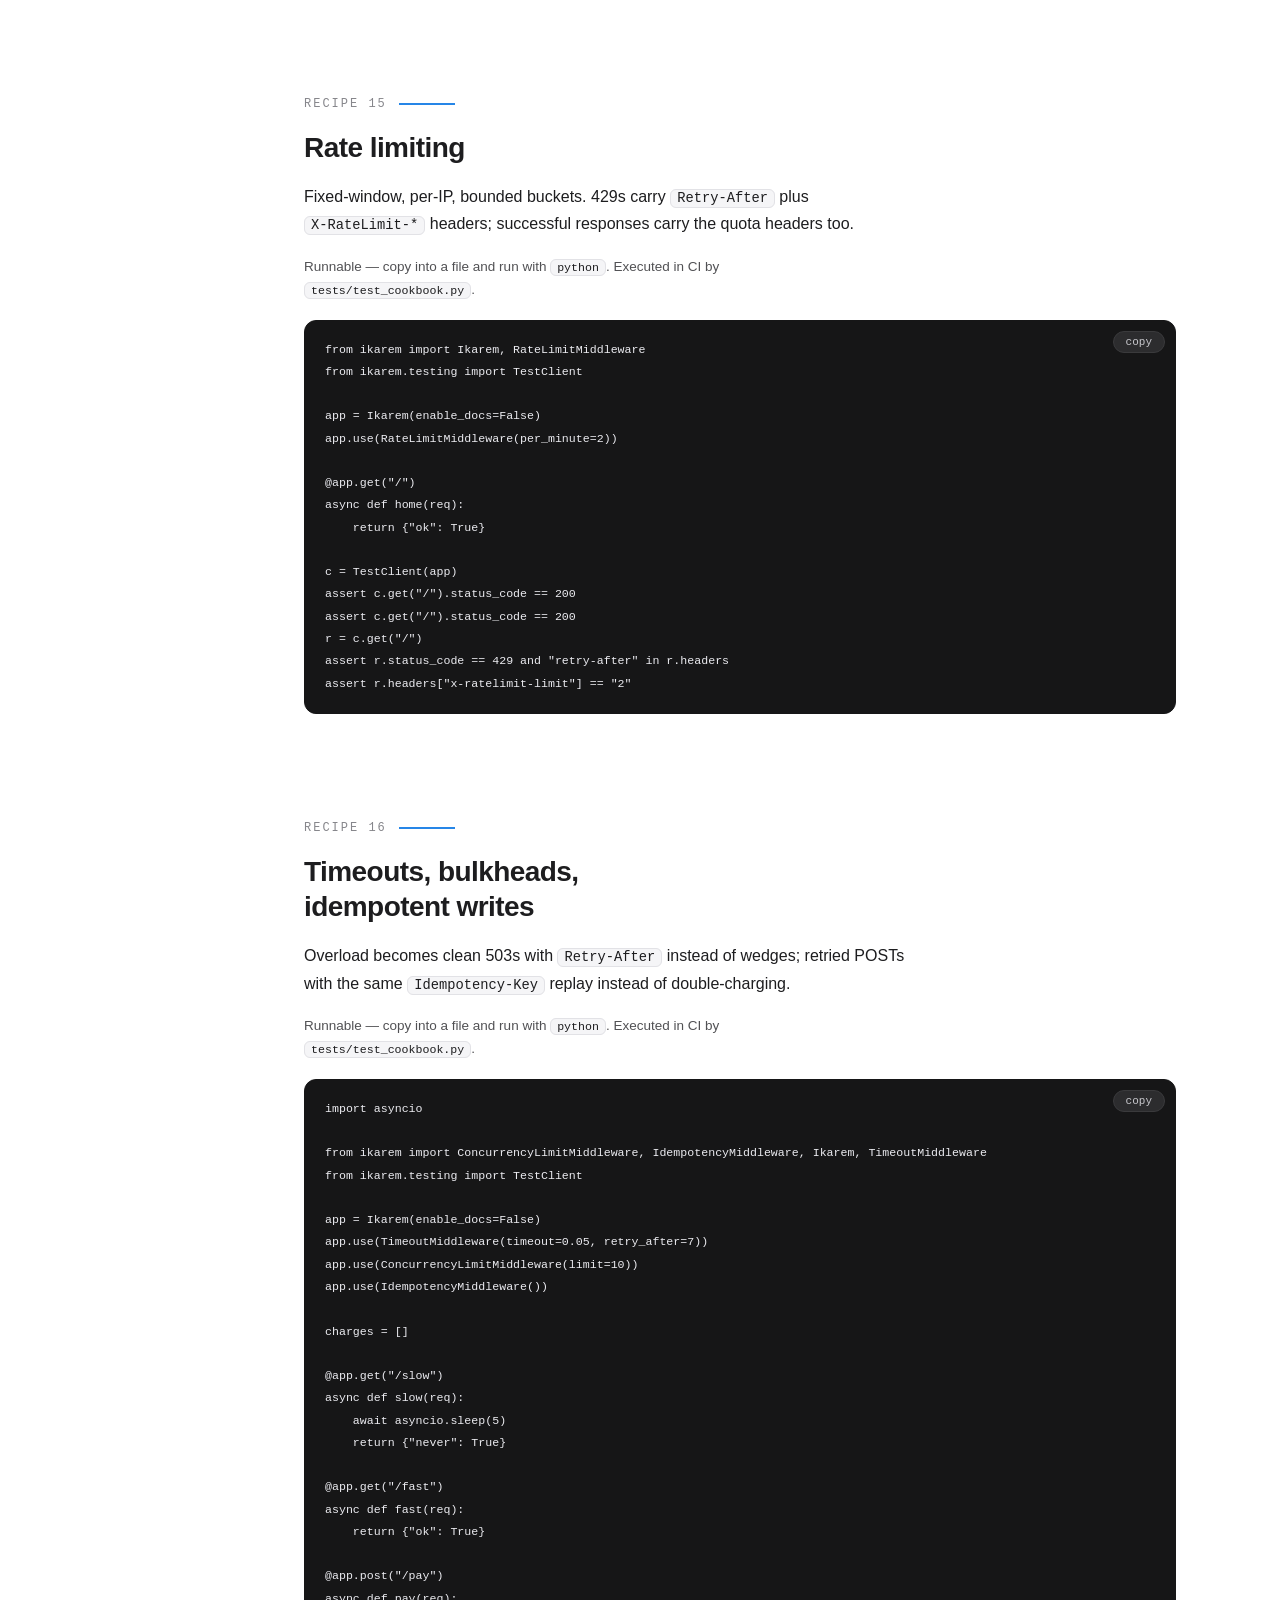
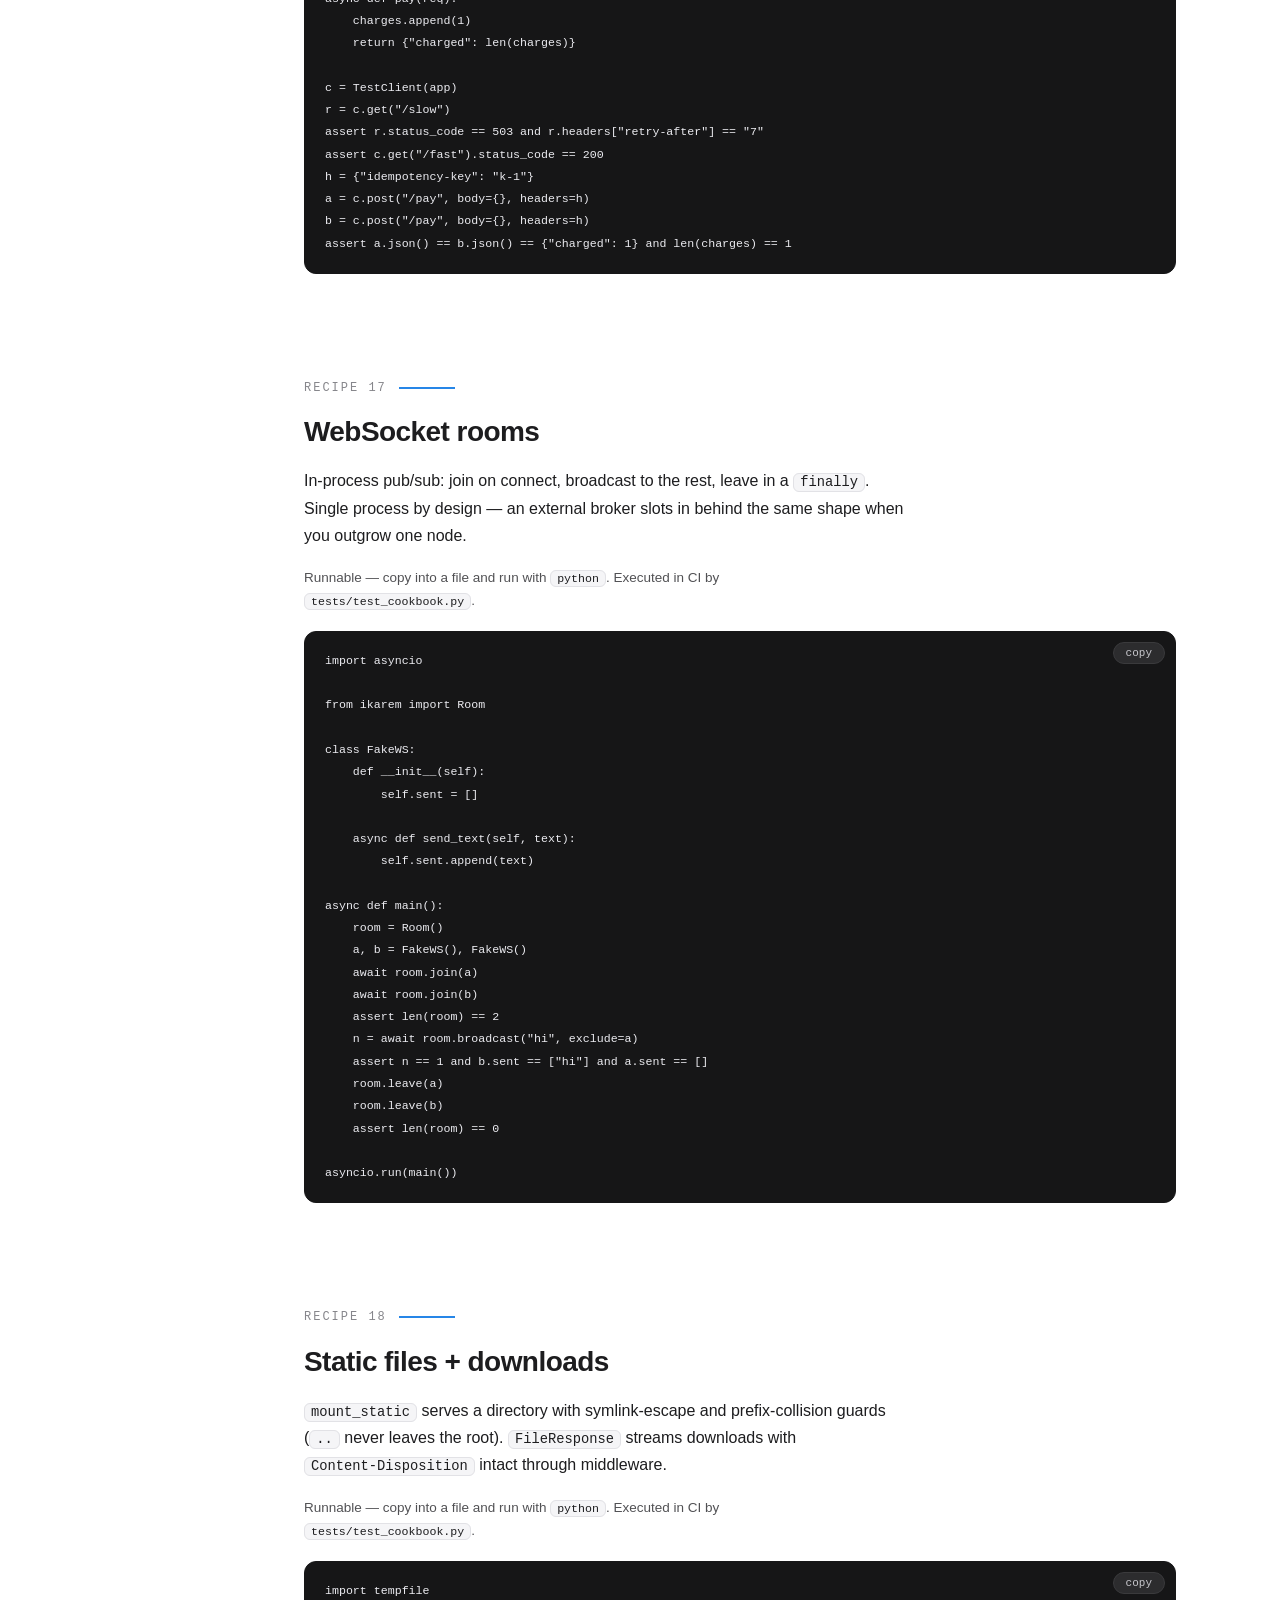
<file: site/recipes.html>
<!doctype html>
<html lang="en">
<head>
<meta charset="utf-8">
<meta name="author" content="Nishant Paudel">
<meta name="viewport" content="width=device-width, initial-scale=1">
<title>IKAREM Cookbook — 20 Copy-Paste Recipes</title>
<meta name="description" content="20 runnable IKAREM recipes — validation, auth, queues, websockets, OpenAPI, MCP. Every snippet executes in CI.">
<meta name="theme-color" content="#ffffff">
<meta property="og:type" content="article">
<meta property="og:site_name" content="IKAREM">
<meta property="og:url" content="https://ikarem.vercel.app/recipes">
<meta property="og:title" content="IKAREM Cookbook — 20 Copy-Paste Recipes">
<meta property="og:description" content="Validation, auth, queues, cron, websockets, OpenAPI, MCP — every snippet runnable and CI-executed.">
<meta property="og:image" content="https://ikarem.vercel.app/og.png">
<meta name="twitter:card" content="summary_large_image">
<meta name="twitter:title" content="IKAREM Cookbook — 20 Copy-Paste Recipes">
<meta name="twitter:image" content="https://ikarem.vercel.app/og.png">
<meta name="twitter:description" content="Validation, auth, queues, cron, websockets, OpenAPI, MCP — every snippet runnable and CI-executed.">
<script type="application/ld+json">
{"@context": "https://schema.org", "@type": "WebPage",
 "name": "IKAREM Cookbook — 20 Copy-Paste Recipes", "url": "https://ikarem.vercel.app/recipes",
 "isPartOf": {"@type": "WebSite", "name": "IKAREM", "url": "https://ikarem.vercel.app/"},
 "description": "20 runnable IKAREM recipes, every snippet executed in CI.",
 "author": {"@type": "Person", "name": "Nishant Paudel", "homeLocation": {"@type": "Place", "name": "Nepal"}}}
</script>
<link rel="icon" href="../assets/ikarem-icon.svg" type="image/svg+xml">
<link rel="stylesheet" href="style.css?v=2">
<link rel="canonical" href="https://ikarem.vercel.app/recipes">
</head>
<body>
<header class="topbar">
<div class="topbar-inner">
  <a class="brand" href="index.html"><img src="../assets/ikarem-icon.svg" alt="IKAREM"><b>IKAREM</b></a>
  <span class="ver">v1.4.0</span>
  <nav>
    <a href="index.html">Docs</a>
    <a href="migrate.html">Migrate</a>
    <a href="reference.html">Reference</a>
    <a href="recipes.html" class="on">Recipes</a>
<a href="guide.html">Guide</a>
<a href="extensions.html">Extensions</a>
    <a href="https://github.com/nishantXnova/IKAREM" class="ext">GitHub</a>
    <a href="https://pypi.org/project/ikarem/" class="ext">PyPI</a>
  </nav>
</div>
</header>

<div class="wrap">
<aside class="side"><ol>
  <li><a href="#r01-hello-typed-path-params-query-defaults"><span class="n">01</span>Hello + typed path params + query defaults</a></li>
  <li><a href="#r02-json-validation-with-constraints"><span class="n">02</span>JSON validation with constraints</a></li>
  <li><a href="#r03-html-forms-file-uploads"><span class="n">03</span>HTML forms + file uploads</a></li>
  <li><a href="#r04-sessions-login-me-logout"><span class="n">04</span>Sessions: login, me, logout</a></li>
  <li><a href="#r05-jwt-bearer-roles"><span class="n">05</span>JWT Bearer + roles</a></li>
  <li><a href="#r06-api-keys-scopes"><span class="n">06</span>API keys + scopes</a></li>
  <li><a href="#r07-pagination"><span class="n">07</span>Pagination</a></li>
  <li><a href="#r08-crud-resource-in-one-call"><span class="n">08</span>CRUD resource in one call</a></li>
  <li><a href="#r09-background-tasks-fire-and-forget"><span class="n">09</span>Background tasks (fire-and-forget)</a></li>
  <li><a href="#r10-durable-queue-survives-restarts"><span class="n">10</span>Durable queue (survives restarts)</a></li>
  <li><a href="#r11-cron-intervals-testable-clock"><span class="n">11</span>Cron + intervals (testable clock)</a></li>
  <li><a href="#r12-middleware-timing-auth-gate"><span class="n">12</span>Middleware: timing + auth gate</a></li>
  <li><a href="#r13-errors-abort-custom-handlers"><span class="n">13</span>Errors: abort + custom handlers</a></li>
  <li><a href="#r14-cors-security-headers-trusted-hosts"><span class="n">14</span>CORS + security headers + trusted hosts</a></li>
  <li><a href="#r15-rate-limiting"><span class="n">15</span>Rate limiting</a></li>
  <li><a href="#r16-timeouts-bulkheads-idempotent-writes"><span class="n">16</span>Timeouts, bulkheads, idempotent writes</a></li>
  <li><a href="#r17-websocket-rooms"><span class="n">17</span>WebSocket rooms</a></li>
  <li><a href="#r18-static-files-downloads"><span class="n">18</span>Static files + downloads</a></li>
  <li><a href="#r19-openapi-routes-as-mcp-tools"><span class="n">19</span>OpenAPI + routes-as-MCP-tools</a></li>
  <li><a href="#r20-testing-static-audit"><span class="n">20</span>Testing + static audit</a></li>
</ol></aside>

<main>
<section id="top">
  <p class="secnum">COOKBOOK / 20 RECIPES</p>
  <h1>Copy. Paste. Run.</h1>
  <p>Twenty recipes covering the whole framework. Every snippet is self-contained and
  self-asserting — <code>tests/test_cookbook.py</code> in the repo executes all of them on
  every push, so this page cannot drift. Canonical source:
  <a href="https://github.com/nishantXnova/IKAREM/blob/main/docs/COOKBOOK.md">docs/COOKBOOK.md</a>.</p>
</section>

<section id="r01-hello-typed-path-params-query-defaults">
  <p class="secnum">RECIPE 01</p>
  <h2>Hello + typed path params + query defaults</h2>
  <p>Dicts become JSON. <code>{uid:int}</code> coerces or 404s; query params fill from defaults when absent.</p>
  <p class="mut small">Runnable — copy into a file and run with <code>python</code>. Executed in CI by <code>tests/test_cookbook.py</code>.</p>
<pre><code>from ikarem import Ikarem
from ikarem.testing import TestClient

app = Ikarem(enable_docs=False)

@app.get(&quot;/&quot;)
async def home(req):
    return {&quot;hello&quot;: &quot;ikarem&quot;}

@app.get(&quot;/users/{uid:int}&quot;)
async def get_user(req, uid: int, limit: int = 5):
    return {&quot;uid&quot;: uid, &quot;limit&quot;: limit}

c = TestClient(app)
assert c.get(&quot;/&quot;).json() == {&quot;hello&quot;: &quot;ikarem&quot;}
assert c.get(&quot;/users/3&quot;, query=&quot;limit=2&quot;).json() == {&quot;uid&quot;: 3, &quot;limit&quot;: 2}
assert c.get(&quot;/users/abc&quot;).status_code == 404
</code></pre>
</section>

<section id="r02-json-validation-with-constraints">
  <p class="secnum">RECIPE 02</p>
  <h2>JSON validation with constraints</h2>
  <p><code>Schema</code> coerces types; <code>Field()</code> adds bounds; <code>extra=&quot;forbid&quot;</code> turns unknown keys into 400s instead of silently ignoring them.</p>
  <p class="mut small">Runnable — copy into a file and run with <code>python</code>. Executed in CI by <code>tests/test_cookbook.py</code>.</p>
<pre><code>from ikarem import Field, Ikarem, Schema
from ikarem.testing import TestClient

class Item(Schema, extra=&quot;forbid&quot;):
    name: str = Field(..., min_length=1, max_length=80)
    qty: int = Field(1, ge=1, le=99)

app = Ikarem(enable_docs=False)

@app.post(&quot;/items&quot;)
async def create(item: Item):
    return {&quot;name&quot;: item.name, &quot;qty&quot;: item.qty}

c = TestClient(app)
assert c.post(&quot;/items&quot;, body={&quot;name&quot;: &quot;apple&quot;, &quot;qty&quot;: &quot;2&quot;}).json() == {&quot;name&quot;: &quot;apple&quot;, &quot;qty&quot;: 2}
assert c.post(&quot;/items&quot;, body={&quot;qty&quot;: 1}).status_code == 400
assert c.post(&quot;/items&quot;, body={&quot;name&quot;: &quot;x&quot;, &quot;hack&quot;: 1}).status_code == 400
assert c.post(&quot;/items&quot;, body={&quot;name&quot;: &quot;x&quot;, &quot;qty&quot;: 500}).status_code == 400
</code></pre>
</section>

<section id="r03-html-forms-file-uploads">
  <p class="secnum">RECIPE 03</p>
  <h2>HTML forms + file uploads</h2>
  <p><code>await req.form()</code> handles urlencoded and multipart. Files arrive as <code>UploadFile</code> (filename, content_type, size); bodies over the cap 413.</p>
  <p class="mut small">Runnable — copy into a file and run with <code>python</code>. Executed in CI by <code>tests/test_cookbook.py</code>.</p>
<pre><code>from ikarem import Ikarem
from ikarem.http import UploadFile
from ikarem.testing import TestClient

app = Ikarem(enable_docs=False)

@app.post(&quot;/note&quot;)
async def note(req):
    form = await req.form()
    f = form.get(&quot;photo&quot;)
    if isinstance(f, UploadFile):
        return {&quot;title&quot;: form.get(&quot;title&quot;), &quot;filename&quot;: f.filename, &quot;size&quot;: f.size}
    return {&quot;title&quot;: form.get(&quot;title&quot;), &quot;filename&quot;: None}

def _multipart(fields, files, boundary=&quot;BND&quot;):
    parts = []
    for k, v in fields.items():
        parts.append(f&#x27;--{boundary}\r\nContent-Disposition: form-data; name=&quot;{k}&quot;\r\n\r\n{v}\r\n&#x27;)
    for k, (fn, body, ct) in files.items():
        parts.append(
            f&#x27;--{boundary}\r\nContent-Disposition: form-data; name=&quot;{k}&quot;; filename=&quot;{fn}&quot;\r\n&#x27;
            f&quot;Content-Type: {ct}\r\n\r\n{body}\r\n&quot;
        )
    parts.append(f&quot;--{boundary}--\r\n&quot;)
    return &quot;&quot;.join(parts).encode(), f&quot;multipart/form-data; boundary={boundary}&quot;

c = TestClient(app)
r = c.post(&quot;/note&quot;, body=&quot;title=hello&quot;, content_type=&quot;application/x-www-form-urlencoded&quot;)
assert r.json() == {&quot;title&quot;: &quot;hello&quot;, &quot;filename&quot;: None}
body, ct = _multipart({&quot;title&quot;: &quot;pic&quot;}, {&quot;photo&quot;: (&quot;a.png&quot;, &quot;BYTES&quot;, &quot;image/png&quot;)})
r = c.post(&quot;/note&quot;, body=body, content_type=ct)
assert r.json() == {&quot;title&quot;: &quot;pic&quot;, &quot;filename&quot;: &quot;a.png&quot;, &quot;size&quot;: 5}
</code></pre>
</section>

<section id="r04-sessions-login-me-logout">
  <p class="secnum">RECIPE 04</p>
  <h2>Sessions: login, me, logout</h2>
  <p>Signed-cookie sessions. <code>req.session</code> is a dict; mutating it re-signs the cookie. Secret comes from <code>session_secret=</code> (refused at startup when auth routes exist and the secret is still the default).</p>
  <p class="mut small">Runnable — copy into a file and run with <code>python</code>. Executed in CI by <code>tests/test_cookbook.py</code>.</p>
<pre><code>from ikarem import Ikarem, SessionMiddleware, Unauthorized
from ikarem.testing import TestClient

app = Ikarem(enable_docs=False, session_secret=&quot;cookbook-session-secret&quot;)
app.use(SessionMiddleware())

@app.post(&quot;/login&quot;)
async def login(req):
    form = await req.form()
    if form.get(&quot;user&quot;) == &quot;amy&quot; and form.get(&quot;pw&quot;) == &quot;s3cret&quot;:
        req.session[&quot;uid&quot;] = &quot;u1&quot;
        return {&quot;ok&quot;: True}
    raise Unauthorized(&quot;bad credentials&quot;)

@app.get(&quot;/me&quot;)
async def me(req):
    uid = req.session.get(&quot;uid&quot;)
    if not uid:
        raise Unauthorized(&quot;anonymous&quot;)
    return {&quot;uid&quot;: uid}

@app.post(&quot;/logout&quot;)
async def logout(req):
    req.session.clear()
    return {&quot;ok&quot;: True}

c = TestClient(app)
assert c.get(&quot;/me&quot;).status_code == 401
assert c.post(&quot;/login&quot;, body=&quot;user=amy&amp;pw=s3cret&quot;, content_type=&quot;application/x-www-form-urlencoded&quot;).json() == {&quot;ok&quot;: True}
assert c.get(&quot;/me&quot;).json() == {&quot;uid&quot;: &quot;u1&quot;}
assert c.post(&quot;/logout&quot;).json() == {&quot;ok&quot;: True}
assert c.get(&quot;/me&quot;).status_code == 401
</code></pre>
</section>

<section id="r05-jwt-bearer-roles">
  <p class="secnum">RECIPE 05</p>
  <h2>JWT Bearer + roles</h2>
  <p>Stdlib HS256, no deps. <code>require_roles()</code> reads the <code>roles</code> claim from the app&#x27;s <code>auth_secret</code>; 401 without a token, 403 with the wrong role.</p>
  <p class="mut small">Runnable — copy into a file and run with <code>python</code>. Executed in CI by <code>tests/test_cookbook.py</code>.</p>
<pre><code>from ikarem import Depends, Ikarem, create_token, require_roles
from ikarem.testing import TestClient

SECRET = &quot;cookbook-auth-secret&quot;
app = Ikarem(enable_docs=False, auth_secret=SECRET)

@app.get(&quot;/admin&quot;)
async def admin(req, claims=Depends(require_roles(&quot;admin&quot;))):
    return {&quot;sub&quot;: claims[&quot;sub&quot;]}

c = TestClient(app)
assert c.get(&quot;/admin&quot;).status_code == 401
user = create_token(&quot;u2&quot;, SECRET, roles=[&quot;user&quot;])
assert c.get(&quot;/admin&quot;, headers={&quot;authorization&quot;: f&quot;Bearer {user}&quot;}).status_code == 403
root = create_token(&quot;u1&quot;, SECRET, roles=[&quot;admin&quot;])
assert c.get(&quot;/admin&quot;, headers={&quot;authorization&quot;: f&quot;Bearer {root}&quot;}).json() == {&quot;sub&quot;: &quot;u1&quot;}
</code></pre>
</section>

<section id="r06-api-keys-scopes">
  <p class="secnum">RECIPE 06</p>
  <h2>API keys + scopes</h2>
  <p>Service-to-service keys via <code>APIKeyAuth</code> (static dict or async <code>lookup=</code>), user scopes via <code>require_scopes()</code> (<code>scope</code>/<code>scp</code> JWT claims).</p>
  <p class="mut small">Runnable — copy into a file and run with <code>python</code>. Executed in CI by <code>tests/test_cookbook.py</code>.</p>
<pre><code>from ikarem import APIKeyAuth, Depends, Ikarem, create_token, require_scopes
from ikarem.testing import TestClient

SECRET = &quot;cookbook-scope-secret&quot;
app = Ikarem(enable_docs=False, auth_secret=SECRET)
keys = APIKeyAuth({&quot;svc-key&quot;: {&quot;name&quot;: &quot;billing&quot;}})

@app.get(&quot;/internal&quot;)
async def internal(req, info=Depends(keys)):
    return {&quot;svc&quot;: info[&quot;name&quot;]}

@app.get(&quot;/files&quot;)
async def files(req, claims=Depends(require_scopes(&quot;read&quot;))):
    return {&quot;n&quot;: 2}

c = TestClient(app)
assert c.get(&quot;/internal&quot;).status_code == 401
assert c.get(&quot;/internal&quot;, headers={&quot;x-api-key&quot;: &quot;svc-key&quot;}).json() == {&quot;svc&quot;: &quot;billing&quot;}
tok = create_token(&quot;u1&quot;, SECRET, scope=&quot;read write&quot;)
assert c.get(&quot;/files&quot;, headers={&quot;authorization&quot;: f&quot;Bearer {tok}&quot;}).json() == {&quot;n&quot;: 2}
narrow = create_token(&quot;u2&quot;, SECRET, scope=&quot;write&quot;)
assert c.get(&quot;/files&quot;, headers={&quot;authorization&quot;: f&quot;Bearer {narrow}&quot;}).status_code == 403
</code></pre>
</section>

<section id="r07-pagination">
  <p class="secnum">RECIPE 07</p>
  <h2>Pagination</h2>
  <p>Slice + envelope. <code>page</code>/<code>per_page</code> from query with sane clamps; always return <code>total</code> so clients can render page counts.</p>
  <p class="mut small">Runnable — copy into a file and run with <code>python</code>. Executed in CI by <code>tests/test_cookbook.py</code>.</p>
<pre><code>from ikarem import Ikarem
from ikarem.testing import TestClient

ROWS = [{&quot;id&quot;: i} for i in range(1, 6)]
app = Ikarem(enable_docs=False)

@app.get(&quot;/rows&quot;)
async def rows(req, page: int = 1, per_page: int = 2):
    page = max(1, page)
    per_page = min(50, max(1, per_page))
    start = (page - 1) * per_page
    return {&quot;total&quot;: len(ROWS), &quot;page&quot;: page, &quot;items&quot;: ROWS[start : start + per_page]}

c = TestClient(app)
p1 = c.get(&quot;/rows&quot;, query=&quot;page=1&amp;per_page=2&quot;).json()
assert (p1[&quot;total&quot;], p1[&quot;page&quot;], len(p1[&quot;items&quot;])) == (5, 1, 2)
p3 = c.get(&quot;/rows&quot;, query=&quot;page=3&amp;per_page=2&quot;).json()
assert [r[&quot;id&quot;] for r in p3[&quot;items&quot;]] == [5]
</code></pre>
</section>

<section id="r08-crud-resource-in-one-call">
  <p class="secnum">RECIPE 08</p>
  <h2>CRUD resource in one call</h2>
  <p><code>app.resource()</code> generates validated, paginated JSON CRUD from a Schema + table. No owner scoping here (see <code>owner_field=</code> in <code>ikarem/resources.py</code> for the session-scoped variant).</p>
  <p class="mut small">Runnable — copy into a file and run with <code>python</code>. Executed in CI by <code>tests/test_cookbook.py</code>.</p>
<pre><code>from ikarem import Ikarem, Schema
from ikarem.db import DatabasePlugin
from ikarem.testing import TestClient

class NoteIn(Schema):
    text: str

app = Ikarem(enable_docs=False)
app.register(DatabasePlugin(&quot;sqlite:///:memory:&quot;))

@app.on_startup
async def init():
    await app.state_db.execute(&quot;CREATE TABLE IF NOT EXISTS notes (id INTEGER PRIMARY KEY AUTOINCREMENT, text TEXT)&quot;)

app.resource(&quot;/notes&quot;, NoteIn, table=&quot;notes&quot;)

c = TestClient(app)
assert c.post(&quot;/notes&quot;, body={&quot;text&quot;: &quot;buy milk&quot;}).status_code == 201
r = c.post(&quot;/notes&quot;, body={&quot;text&quot;: &quot;second&quot;})
assert r.status_code == 201
lst = c.get(&quot;/notes&quot;).json()
assert lst[&quot;total&quot;] &gt;= 2 and lst[&quot;items&quot;]
rid = r.json()[&quot;id&quot;]
assert c.get(f&quot;/notes/{rid}&quot;).json()[&quot;text&quot;] == &quot;second&quot;
assert c.put(f&quot;/notes/{rid}&quot;, body={&quot;text&quot;: &quot;edited&quot;}).json()[&quot;text&quot;] == &quot;edited&quot;
assert c.delete(f&quot;/notes/{rid}&quot;).json() == {&quot;ok&quot;: True}
assert c.get(f&quot;/notes/{rid}&quot;).status_code == 404
</code></pre>
</section>

<section id="r09-background-tasks-fire-and-forget">
  <p class="secnum">RECIPE 09</p>
  <h2>Background tasks (fire-and-forget)</h2>
  <p>Return the response now, run the side effect after send. Gone on restart with no retry — when the job must survive deploys, use recipe 10 instead.</p>
  <p class="mut small">Runnable — copy into a file and run with <code>python</code>. Executed in CI by <code>tests/test_cookbook.py</code>.</p>
<pre><code>from ikarem import BackgroundTasks, Ikarem
from ikarem.testing import TestClient

sent = []
app = Ikarem(enable_docs=False)

@app.post(&quot;/welcome&quot;)
async def welcome(req, bg: BackgroundTasks):
    body = await req.json()
    bg.add(sent.append, body[&quot;email&quot;])
    return {&quot;queued&quot;: True}

c = TestClient(app)
assert c.post(&quot;/welcome&quot;, body={&quot;email&quot;: &quot;amy@x.com&quot;}).json() == {&quot;queued&quot;: True}
assert sent == [&quot;amy@x.com&quot;]
</code></pre>
</section>

<section id="r10-durable-queue-survives-restarts">
  <p class="secnum">RECIPE 10</p>
  <h2>Durable queue (survives restarts)</h2>
  <p>Portable leases, exponential-backoff retries, parked dead jobs. Workers drain via <code>ikarem worker myapp:app</code>; here <code>run_one()</code> drives a single job.</p>
  <p class="mut small">Runnable — copy into a file and run with <code>python</code>. Executed in CI by <code>tests/test_cookbook.py</code>.</p>
<pre><code>import asyncio

from ikarem import Ikarem
from ikarem.db import DatabasePlugin
from ikarem.queue import QueuePlugin, task

seen = []

@task(&quot;cookbook-greet&quot;)
async def greet(name=&quot;world&quot;):
    seen.append(name)

app = Ikarem(enable_docs=False)
app.register(DatabasePlugin(&quot;sqlite:///:memory:&quot;))
app.register(QueuePlugin())

async def main():
    await app.startup()
    try:
        await app.state_queue.enqueue(&quot;cookbook-greet&quot;, {&quot;name&quot;: &quot;ada&quot;})
        assert await app.state_queue.depth() &gt;= 1
        assert await app.state_queue.run_one() is True
        assert seen == [&quot;ada&quot;]
        assert await app.state_queue.run_one() is False
    finally:
        await app.shutdown()

asyncio.run(main())
</code></pre>
</section>

<section id="r11-cron-intervals-testable-clock">
  <p class="secnum">RECIPE 11</p>
  <h2>Cron + intervals (testable clock)</h2>
  <p>Jobs register with decorators; all timing flows through <code>tick(now)</code>, so tests drive time instead of sleeping. Tie to lifespan with <code>app.register(SchedulerPlugin())</code> in production.</p>
  <p class="mut small">Runnable — copy into a file and run with <code>python</code>. Executed in CI by <code>tests/test_cookbook.py</code>.</p>
<pre><code>import asyncio
import time

from ikarem import Ikarem

app = Ikarem(enable_docs=False)
fired = []

@app.every(60)
async def heartbeat():
    fired.append(1)

@app.cron(&quot;@daily&quot;)
async def daily():
    fired.append(&quot;daily&quot;)

async def main():
    sched = app._scheduler()
    assert len(sched.jobs) == 2
    await sched.tick(now=time.time() + 61)
    assert fired == [1]

asyncio.run(main())
</code></pre>
</section>

<section id="r12-middleware-timing-auth-gate">
  <p class="secnum">RECIPE 12</p>
  <h2>Middleware: timing + auth gate</h2>
  <p><code>(request, call_next) -&gt; response</code>. Return without calling <code>call_next</code> to short-circuit. Function middleware and classes both work.</p>
  <p class="mut small">Runnable — copy into a file and run with <code>python</code>. Executed in CI by <code>tests/test_cookbook.py</code>.</p>
<pre><code>from ikarem import Ikarem, Unauthorized
from ikarem.testing import TestClient

app = Ikarem(enable_docs=False)

async def timing(req, call_next):
    resp = await call_next(req)
    resp.headers[&quot;x-took&quot;] = &quot;fast&quot;
    return resp

async def gate(req, call_next):
    if req.headers.get(&quot;x-flag&quot;) != &quot;yes&quot;:
        raise Unauthorized(&quot;flag required&quot;)
    return await call_next(req)

app.use(timing)
app.use(gate)

@app.get(&quot;/gated&quot;)
async def gated(req):
    return {&quot;ok&quot;: True}

c = TestClient(app)
assert c.get(&quot;/gated&quot;).status_code == 401
r = c.get(&quot;/gated&quot;, headers={&quot;x-flag&quot;: &quot;yes&quot;})
assert r.json() == {&quot;ok&quot;: True} and r.headers[&quot;x-took&quot;] == &quot;fast&quot;
</code></pre>
</section>

<section id="r13-errors-abort-custom-handlers">
  <p class="secnum">RECIPE 13</p>
  <h2>Errors: abort + custom handlers</h2>
  <p><code>abort(status, detail)</code> fails tersely through the normal pipeline (so middleware headers still apply). <code>@app.exception_handler</code> maps exception types, most-specific match first.</p>
  <p class="mut small">Runnable — copy into a file and run with <code>python</code>. Executed in CI by <code>tests/test_cookbook.py</code>.</p>
<pre><code>from ikarem import Ikarem, abort
from ikarem.testing import TestClient

app = Ikarem(enable_docs=False)

@app.exception_handler(ValueError)
async def _bad(req, exc):
    from ikarem import JSONResponse

    return JSONResponse({&quot;detail&quot;: f&quot;bad value: {exc}&quot;}, status_code=422)

@app.get(&quot;/widget/{wid:int}&quot;)
async def widget(req, wid: int):
    if wid == 0:
        abort(404, &quot;no such widget&quot;)
    return {&quot;wid&quot;: wid}

@app.get(&quot;/boom&quot;)
async def boom(req):
    raise ValueError(&quot;wid&quot;)

c = TestClient(app)
assert c.get(&quot;/widget/0&quot;).status_code == 404
assert c.get(&quot;/boom&quot;).status_code == 422
assert c.get(&quot;/widget/7&quot;).json() == {&quot;wid&quot;: 7}
</code></pre>
</section>

<section id="r14-cors-security-headers-trusted-hosts">
  <p class="secnum">RECIPE 14</p>
  <h2>CORS + security headers + trusted hosts</h2>
  <p>Preflights answer 204 without touching handlers; security headers apply to every response including errors; unlisted <code>Host</code> values 400 immediately.</p>
  <p class="mut small">Runnable — copy into a file and run with <code>python</code>. Executed in CI by <code>tests/test_cookbook.py</code>.</p>
<pre><code>from ikarem import CORSMiddleware, Ikarem, SecurityHeadersMiddleware, TrustedHostMiddleware
from ikarem.testing import TestClient

app = Ikarem(enable_docs=False)
app.use(TrustedHostMiddleware([&quot;example.com&quot;]))
app.use(SecurityHeadersMiddleware())
app.use(CORSMiddleware(allow_origins=[&quot;https://app.example.com&quot;]))

@app.get(&quot;/&quot;)
async def home(req):
    return {&quot;ok&quot;: True}

c = TestClient(app)
assert c.get(&quot;/&quot;, headers={&quot;host&quot;: &quot;evil.com&quot;}).status_code == 400
r = c.get(&quot;/&quot;, headers={&quot;host&quot;: &quot;example.com&quot;})
assert r.headers[&quot;x-frame-options&quot;] == &quot;DENY&quot;
assert r.headers[&quot;access-control-allow-origin&quot;] == &quot;https://app.example.com&quot;
pre = c.request(&quot;OPTIONS&quot;, &quot;/&quot;, headers={&quot;host&quot;: &quot;example.com&quot;})
assert pre.status_code == 204
</code></pre>
</section>

<section id="r15-rate-limiting">
  <p class="secnum">RECIPE 15</p>
  <h2>Rate limiting</h2>
  <p>Fixed-window, per-IP, bounded buckets. 429s carry <code>Retry-After</code> plus <code>X-RateLimit-*</code> headers; successful responses carry the quota headers too.</p>
  <p class="mut small">Runnable — copy into a file and run with <code>python</code>. Executed in CI by <code>tests/test_cookbook.py</code>.</p>
<pre><code>from ikarem import Ikarem, RateLimitMiddleware
from ikarem.testing import TestClient

app = Ikarem(enable_docs=False)
app.use(RateLimitMiddleware(per_minute=2))

@app.get(&quot;/&quot;)
async def home(req):
    return {&quot;ok&quot;: True}

c = TestClient(app)
assert c.get(&quot;/&quot;).status_code == 200
assert c.get(&quot;/&quot;).status_code == 200
r = c.get(&quot;/&quot;)
assert r.status_code == 429 and &quot;retry-after&quot; in r.headers
assert r.headers[&quot;x-ratelimit-limit&quot;] == &quot;2&quot;
</code></pre>
</section>

<section id="r16-timeouts-bulkheads-idempotent-writes">
  <p class="secnum">RECIPE 16</p>
  <h2>Timeouts, bulkheads, idempotent writes</h2>
  <p>Overload becomes clean 503s with <code>Retry-After</code> instead of wedges; retried POSTs with the same <code>Idempotency-Key</code> replay instead of double-charging.</p>
  <p class="mut small">Runnable — copy into a file and run with <code>python</code>. Executed in CI by <code>tests/test_cookbook.py</code>.</p>
<pre><code>import asyncio

from ikarem import ConcurrencyLimitMiddleware, IdempotencyMiddleware, Ikarem, TimeoutMiddleware
from ikarem.testing import TestClient

app = Ikarem(enable_docs=False)
app.use(TimeoutMiddleware(timeout=0.05, retry_after=7))
app.use(ConcurrencyLimitMiddleware(limit=10))
app.use(IdempotencyMiddleware())

charges = []

@app.get(&quot;/slow&quot;)
async def slow(req):
    await asyncio.sleep(5)
    return {&quot;never&quot;: True}

@app.get(&quot;/fast&quot;)
async def fast(req):
    return {&quot;ok&quot;: True}

@app.post(&quot;/pay&quot;)
async def pay(req):
    charges.append(1)
    return {&quot;charged&quot;: len(charges)}

c = TestClient(app)
r = c.get(&quot;/slow&quot;)
assert r.status_code == 503 and r.headers[&quot;retry-after&quot;] == &quot;7&quot;
assert c.get(&quot;/fast&quot;).status_code == 200
h = {&quot;idempotency-key&quot;: &quot;k-1&quot;}
a = c.post(&quot;/pay&quot;, body={}, headers=h)
b = c.post(&quot;/pay&quot;, body={}, headers=h)
assert a.json() == b.json() == {&quot;charged&quot;: 1} and len(charges) == 1
</code></pre>
</section>

<section id="r17-websocket-rooms">
  <p class="secnum">RECIPE 17</p>
  <h2>WebSocket rooms</h2>
  <p>In-process pub/sub: join on connect, broadcast to the rest, leave in a <code>finally</code>. Single process by design — an external broker slots in behind the same shape when you outgrow one node.</p>
  <p class="mut small">Runnable — copy into a file and run with <code>python</code>. Executed in CI by <code>tests/test_cookbook.py</code>.</p>
<pre><code>import asyncio

from ikarem import Room

class FakeWS:
    def __init__(self):
        self.sent = []

    async def send_text(self, text):
        self.sent.append(text)

async def main():
    room = Room()
    a, b = FakeWS(), FakeWS()
    await room.join(a)
    await room.join(b)
    assert len(room) == 2
    n = await room.broadcast(&quot;hi&quot;, exclude=a)
    assert n == 1 and b.sent == [&quot;hi&quot;] and a.sent == []
    room.leave(a)
    room.leave(b)
    assert len(room) == 0

asyncio.run(main())
</code></pre>
</section>

<section id="r18-static-files-downloads">
  <p class="secnum">RECIPE 18</p>
  <h2>Static files + downloads</h2>
  <p><code>mount_static</code> serves a directory with symlink-escape and prefix-collision guards (<code>..</code> never leaves the root). <code>FileResponse</code> streams downloads with <code>Content-Disposition</code> intact through middleware.</p>
  <p class="mut small">Runnable — copy into a file and run with <code>python</code>. Executed in CI by <code>tests/test_cookbook.py</code>.</p>
<pre><code>import tempfile
from pathlib import Path

from ikarem import Ikarem
from ikarem.testing import TestClient

pub = Path(tempfile.mkdtemp(prefix=&quot;cookbook-static-&quot;))
(pub / &quot;ok.txt&quot;).write_text(&quot;hello file&quot;)

app = Ikarem(enable_docs=False)
app.mount_static(&quot;/static&quot;, str(pub))

@app.get(&quot;/receipt&quot;)
async def receipt(req):
    from ikarem import FileResponse

    return FileResponse(str(pub / &quot;ok.txt&quot;), filename=&quot;receipt.txt&quot;)

c = TestClient(app)
r = c.get(&quot;/static/ok.txt&quot;)
assert r.status_code == 200 and r.text == &quot;hello file&quot;
assert c.get(&quot;/static/../secret.txt&quot;).status_code == 404
dl = c.get(&quot;/receipt&quot;)
assert dl.status_code == 200 and &quot;attachment&quot; in dl.headers.get(&quot;content-disposition&quot;, &quot;&quot;)
</code></pre>
</section>

<section id="r19-openapi-routes-as-mcp-tools">
  <p class="secnum">RECIPE 19</p>
  <h2>OpenAPI + routes-as-MCP-tools</h2>
  <p>Every route derives its OpenAPI operation and MCP tool from the same compiled plan — query shapes, bodies, and auth boundaries can&#x27;t drift.</p>
  <p class="mut small">Runnable — copy into a file and run with <code>python</code>. Executed in CI by <code>tests/test_cookbook.py</code>.</p>
<pre><code>import asyncio

from ikarem import Depends, Ikarem, Schema, require_roles
from ikarem.openapi import build_openapi

SECRET = &quot;cookbook-mcp-secret&quot;

class Item(Schema):
    name: str

app = Ikarem(enable_docs=False, auth_secret=SECRET)

@app.post(&quot;/items&quot;)
async def create_item(item: Item):
    &quot;&quot;&quot;Create an item.&quot;&quot;&quot;
    return {&quot;name&quot;: item.name}

@app.get(&quot;/admin&quot;)
async def admin(req, claims=Depends(require_roles(&quot;admin&quot;))):
    return {&quot;sub&quot;: claims[&quot;sub&quot;]}

spec = build_openapi(app)
assert spec[&quot;paths&quot;][&quot;/items&quot;][&quot;post&quot;][&quot;summary&quot;] == &quot;Create an item.&quot;
assert spec[&quot;paths&quot;][&quot;/admin&quot;][&quot;get&quot;][&quot;security&quot;] == [{&quot;bearerAuth&quot;: []}]
tools = {t[&quot;name&quot;]: t for t in app.mcp_tools()}
assert set(tools) == {&quot;create_item&quot;, &quot;admin&quot;}
out = asyncio.run(app.mcp_call(&quot;create_item&quot;, {&quot;name&quot;: &quot;apple&quot;}))
assert out[&quot;isError&quot;] is False
</code></pre>
</section>

<section id="r20-testing-static-audit">
  <p class="secnum">RECIPE 20</p>
  <h2>Testing + static audit</h2>
  <p><code>TestClient</code> keeps cookies across requests (login flows just work); <code>app.check()</code> statically audits handlers — cycles, bare <code>Depends()</code>, duplicate routes — before traffic. 404s suggest close matches.</p>
  <p class="mut small">Runnable — copy into a file and run with <code>python</code>. Executed in CI by <code>tests/test_cookbook.py</code>.</p>
<pre><code>from ikarem import Ikarem
from ikarem.testing import TestClient

app = Ikarem(enable_docs=False)

@app.get(&quot;/users&quot;)
async def users(req):
    return {&quot;n&quot;: 1}

report = app.check()
assert report[&quot;errors&quot;] == []
assert any(r[&quot;path&quot;] == &quot;/users&quot; for r in report[&quot;routes&quot;])
c = TestClient(app)
miss = c.get(&quot;/user&quot;)
assert miss.status_code == 404 and &quot;Did you mean&quot; in miss.text
</code></pre>
</section>
</main>
</div>

<footer><div class="wrap">
  <span>IKAREM v1.4.0 — MIT. Zero-dependency Python ASGI. Built by Nishant Paudel in Nepal.</span>
  <span style="margin-left:auto"><a href="https://github.com/nishantXnova/IKAREM/blob/main/SECURITY.md">Security</a> · <a href="https://github.com/nishantXnova/IKAREM/blob/main/CHANGELOG.md">Changelog</a> · <a href="https://github.com/nishantXnova/IKAREM">GitHub</a> · <a href="https://pypi.org/project/ikarem/">PyPI</a> · <a href="https://ikarem.vercel.app/llms.txt">llms.txt</a></span>
</div></footer>
<script src="script.js?v=2" defer></script>
</body>
</html>
</file>
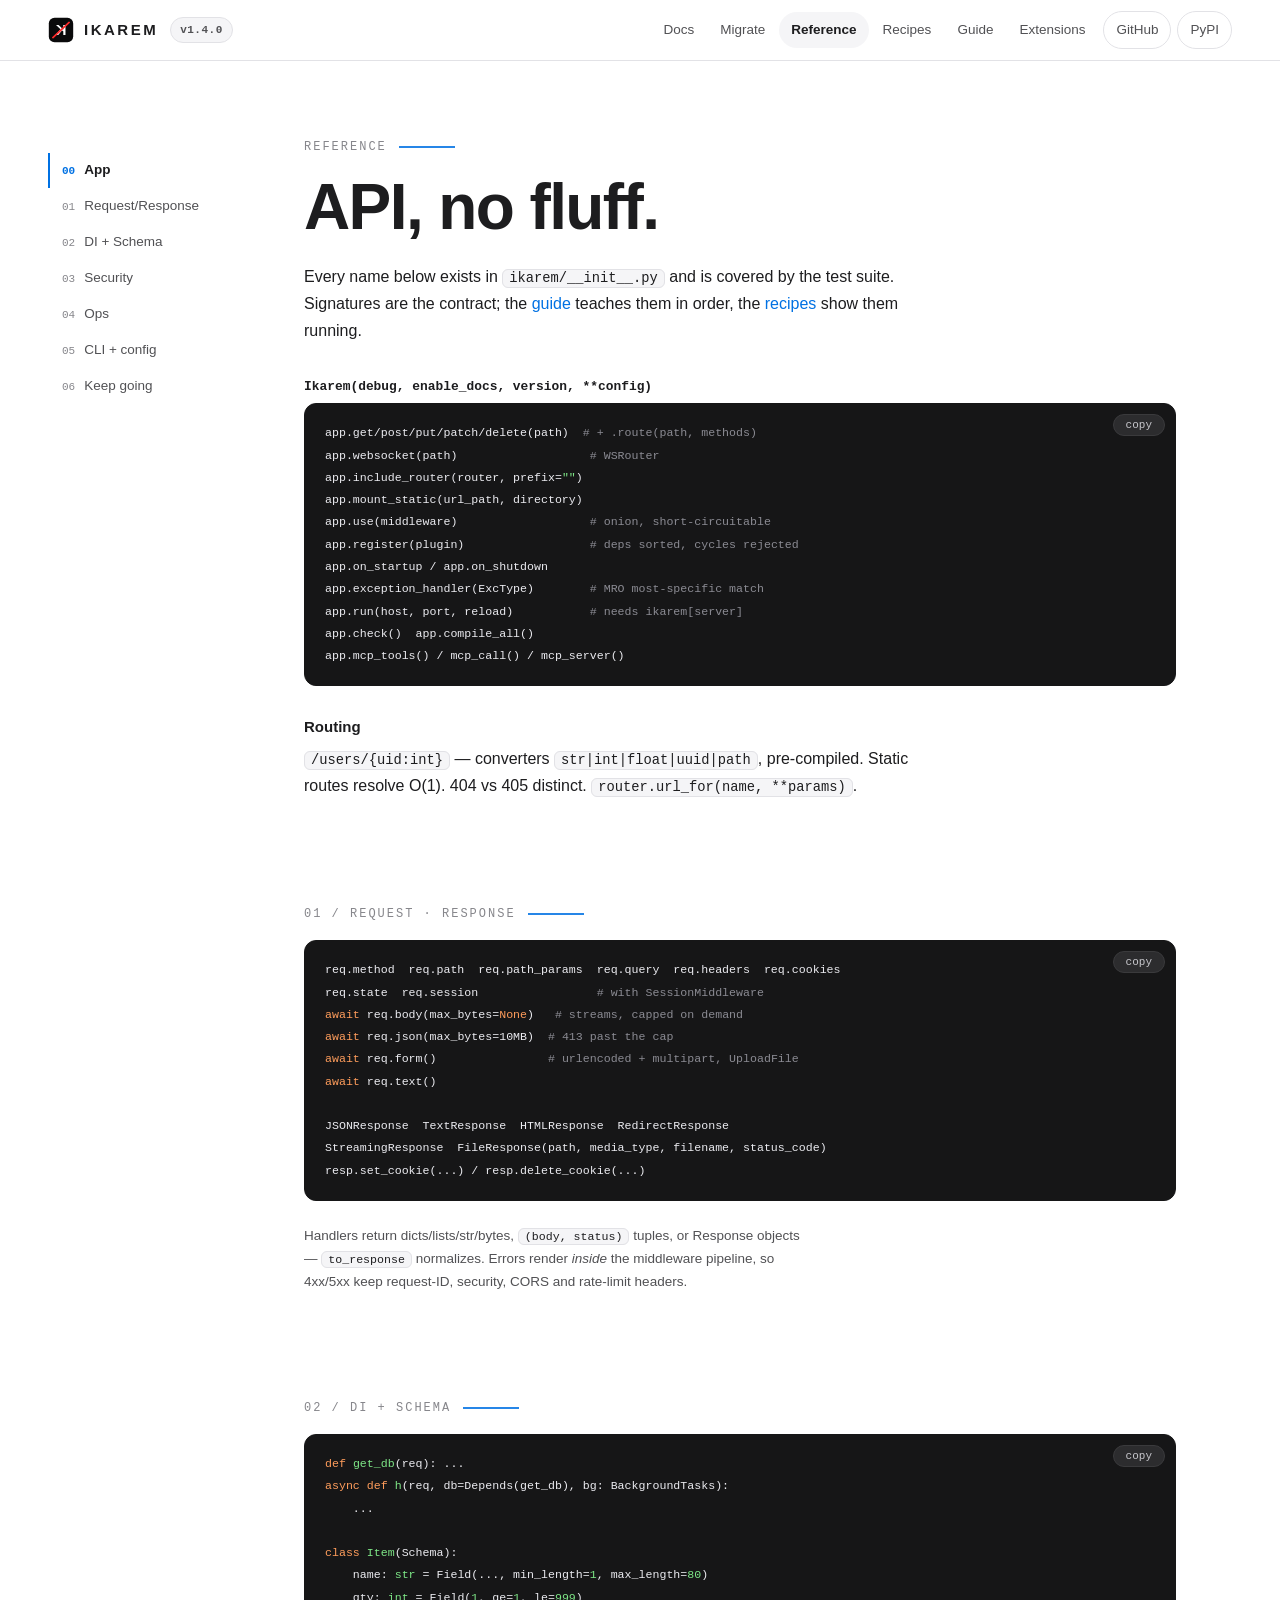
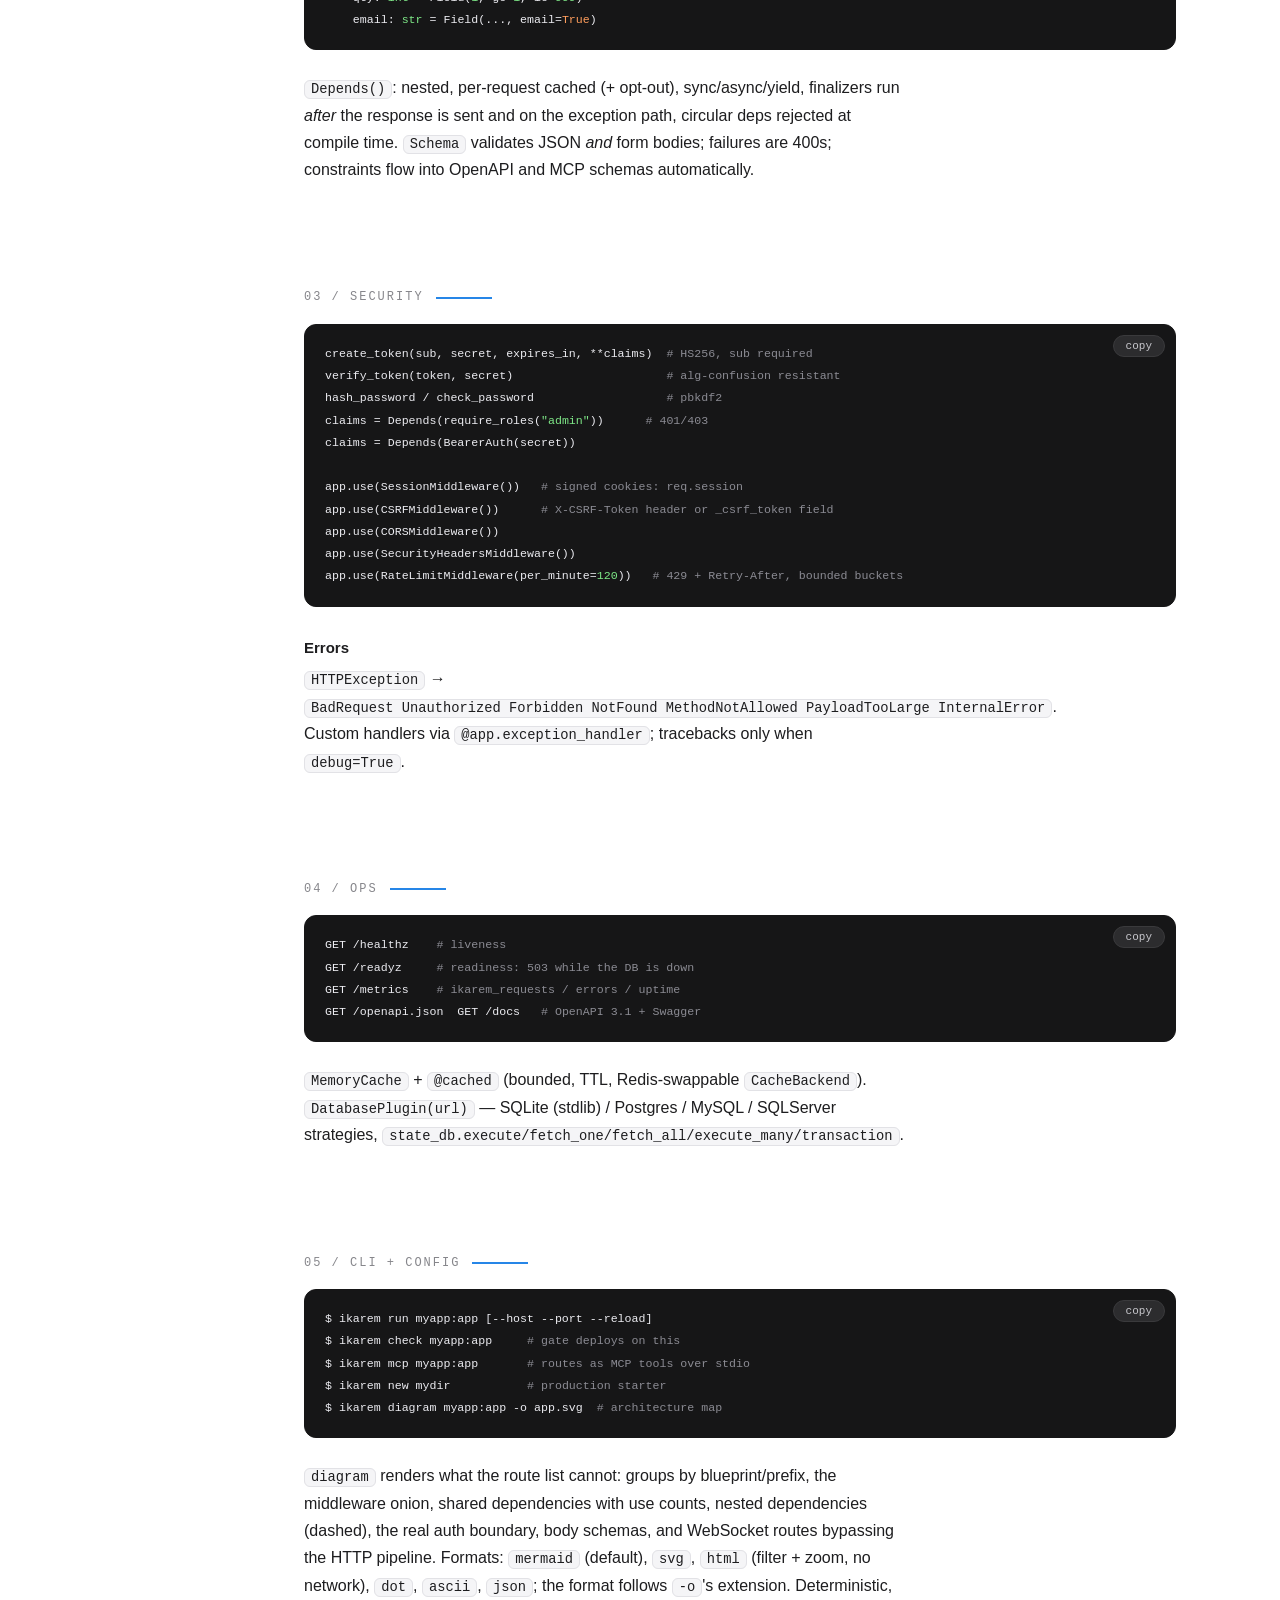
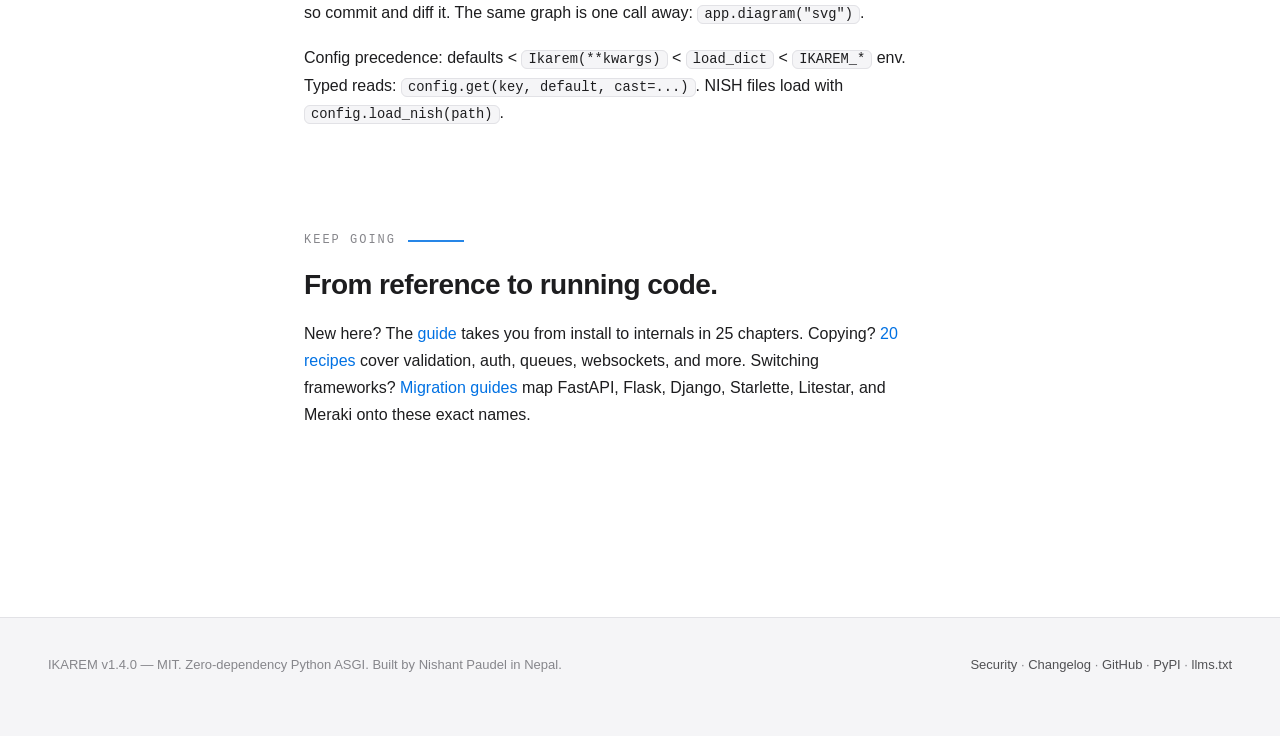
<file: site/reference.html>
<!doctype html>
<html lang="en">
<head>
<meta charset="utf-8">
<meta name="author" content="Nishant Paudel">
<meta name="viewport" content="width=device-width, initial-scale=1">
<title>IKAREM API Reference — Routing, DI, Auth, DB, CLI</title>
<meta name="description" content="Complete IKAREM API reference: app, request/response, Depends DI, Schema validation, JWT and RBAC, sessions, ops, CLI and config.">
<meta name="theme-color" content="#ffffff">
<meta property="og:type" content="article">
<meta property="og:site_name" content="IKAREM">
<meta property="og:url" content="https://ikarem.vercel.app/reference">
<meta property="og:title" content="IKAREM API Reference">
<meta property="og:description" content="Routing, DI, validation, auth, sessions, DB strategies, CLI — the full surface, no fluff.">
<meta property="og:image" content="https://ikarem.vercel.app/og.png">
<meta name="twitter:card" content="summary_large_image">
<meta name="twitter:title" content="IKAREM API Reference">
<meta name="twitter:image" content="https://ikarem.vercel.app/og.png">
<meta name="twitter:description" content="Routing, DI, validation, auth, sessions, DB strategies, CLI — the full surface, no fluff.">
<script type="application/ld+json">
{"@context": "https://schema.org", "@type": "WebPage",
 "name": "IKAREM API Reference", "url": "https://ikarem.vercel.app/reference",
 "isPartOf": {"@type": "WebSite", "name": "IKAREM", "url": "https://ikarem.vercel.app/"},
 "description": "Complete IKAREM API reference: app, request/response, DI, validation, auth, databases, CLI.",
 "author": {"@type": "Person", "name": "Nishant Paudel", "homeLocation": {"@type": "Place", "name": "Nepal"}}}
</script>
<link rel="icon" href="../assets/ikarem-icon.svg" type="image/svg+xml">
<link rel="stylesheet" href="style.css?v=2">
<link rel="canonical" href="https://ikarem.vercel.app/reference">
</head>
<body>
<header class="topbar">
<div class="topbar-inner">
  <a class="brand" href="index.html"><img src="../assets/ikarem-icon.svg" alt="IKAREM"><b>IKAREM</b></a>
  <span class="ver">v1.4.0</span>
  <nav>
<a href="index.html">Docs</a>
<a href="migrate.html">Migrate</a>
<a href="reference.html" class="on">Reference</a>
<a href="recipes.html">Recipes</a>
<a href="guide.html">Guide</a>
<a href="extensions.html">Extensions</a>
    <a href="https://github.com/nishantXnova/IKAREM" class="ext">GitHub</a>
    <a href="https://pypi.org/project/ikarem/" class="ext">PyPI</a>
  </nav>
</div>
</header>

<div class="wrap">
<aside class="side"><ol>
  <li><a href="#app" class="on"><span class="n">00</span>App</a></li>
  <li><a href="#io"><span class="n">01</span>Request/Response</a></li>
  <li><a href="#di"><span class="n">02</span>DI + Schema</a></li>
  <li><a href="#sec"><span class="n">03</span>Security</a></li>
  <li><a href="#ops"><span class="n">04</span>Ops</a></li>
  <li><a href="#cli"><span class="n">05</span>CLI + config</a></li>
  <li><a href="#next"><span class="n">06</span>Keep going</a></li>
</ol></aside>

<main>
<section id="app">
  <p class="secnum">REFERENCE</p>
  <h1>API, no fluff.</h1>
  <p>Every name below exists in <code>ikarem/__init__.py</code> and is covered
  by the test suite. Signatures are the contract; the
  <a href="guide.html">guide</a> teaches them in order, the
  <a href="recipes.html">recipes</a> show them running.</p>
  <h2 class="sub"><code>Ikarem(debug, enable_docs, version, **config)</code></h2>
<pre><code>app.get/post/put/patch/delete(path)  <span class="tok-c"># + .route(path, methods)</span>
app.websocket(path)                   <span class="tok-c"># WSRouter</span>
app.include_router(router, prefix=<span class="tok-s">""</span>)
app.mount_static(url_path, directory)
app.use(middleware)                   <span class="tok-c"># onion, short-circuitable</span>
app.register(plugin)                  <span class="tok-c"># deps sorted, cycles rejected</span>
app.on_startup / app.on_shutdown
app.exception_handler(ExcType)        <span class="tok-c"># MRO most-specific match</span>
app.run(host, port, reload)           <span class="tok-c"># needs ikarem[server]</span>
app.check()  app.compile_all()
app.mcp_tools() / mcp_call() / mcp_server()</code></pre>
  <h2 class="sub">Routing</h2>
  <p><code>/users/{uid:int}</code> — converters <code>str|int|float|uuid|path</code>, pre-compiled.
  Static routes resolve O(1). 404 vs 405 distinct. <code>router.url_for(name, **params)</code>.</p>
</section>

<section id="io">
  <p class="secnum">01 / REQUEST · RESPONSE</p>
<pre><code>req.method  req.path  req.path_params  req.query  req.headers  req.cookies
req.state  req.session                 <span class="tok-c"># with SessionMiddleware</span>
<span class="tok-k">await</span> req.body(max_bytes=<span class="tok-k">None</span>)   <span class="tok-c"># streams, capped on demand</span>
<span class="tok-k">await</span> req.json(max_bytes=10MB)  <span class="tok-c"># 413 past the cap</span>
<span class="tok-k">await</span> req.form()                <span class="tok-c"># urlencoded + multipart, UploadFile</span>
<span class="tok-k">await</span> req.text()

JSONResponse  TextResponse  HTMLResponse  RedirectResponse
StreamingResponse  FileResponse(path, media_type, filename, status_code)
resp.set_cookie(...) / resp.delete_cookie(...)</code></pre>
  <p class="mut small">Handlers return dicts/lists/str/bytes, <code>(body, status)</code> tuples, or
  Response objects — <code>to_response</code> normalizes. Errors render <i>inside</i> the middleware
  pipeline, so 4xx/5xx keep request-ID, security, CORS and rate-limit headers.</p>
</section>

<section id="di">
  <p class="secnum">02 / DI + SCHEMA</p>
<pre><code><span class="tok-k">def</span> <span class="tok-s">get_db</span>(req): ...
<span class="tok-k">async def</span> <span class="tok-s">h</span>(req, db=Depends(get_db), bg: BackgroundTasks):
    ...

<span class="tok-k">class</span> <span class="tok-s">Item</span>(Schema):
    name: <span class="tok-s">str</span> = Field(..., min_length=<span class="tok-s">1</span>, max_length=<span class="tok-s">80</span>)
    qty: <span class="tok-s">int</span> = Field(<span class="tok-s">1</span>, ge=<span class="tok-s">1</span>, le=<span class="tok-s">999</span>)
    email: <span class="tok-s">str</span> = Field(..., email=<span class="tok-k">True</span>)</code></pre>
  <p><code>Depends()</code>: nested, per-request cached (+ opt-out), sync/async/yield, finalizers run
  <i>after</i> the response is sent and on the exception path, circular deps rejected at compile time.
  <code>Schema</code> validates JSON <i>and</i> form bodies; failures are 400s; constraints flow into
  OpenAPI and MCP schemas automatically.</p>
</section>

<section id="sec">
  <p class="secnum">03 / SECURITY</p>
<pre><code>create_token(sub, secret, expires_in, **claims)  <span class="tok-c"># HS256, sub required</span>
verify_token(token, secret)                      <span class="tok-c"># alg-confusion resistant</span>
hash_password / check_password                   <span class="tok-c"># pbkdf2</span>
claims = Depends(require_roles(<span class="tok-s">"admin"</span>))      <span class="tok-c"># 401/403</span>
claims = Depends(BearerAuth(secret))

app.use(SessionMiddleware())   <span class="tok-c"># signed cookies: req.session</span>
app.use(CSRFMiddleware())      <span class="tok-c"># X-CSRF-Token header or _csrf_token field</span>
app.use(CORSMiddleware())
app.use(SecurityHeadersMiddleware())
app.use(RateLimitMiddleware(per_minute=<span class="tok-s">120</span>))   <span class="tok-c"># 429 + Retry-After, bounded buckets</span></code></pre>
  <h2 class="sub">Errors</h2>
  <p><code>HTTPException</code> → <code>BadRequest Unauthorized Forbidden NotFound
  MethodNotAllowed PayloadTooLarge InternalError</code>. Custom handlers via
  <code>@app.exception_handler</code>; tracebacks only when <code>debug=True</code>.</p>
</section>

<section id="ops">
  <p class="secnum">04 / OPS</p>
<pre><code>GET /healthz    <span class="tok-c"># liveness</span>
GET /readyz     <span class="tok-c"># readiness: 503 while the DB is down</span>
GET /metrics    <span class="tok-c"># ikarem_requests / errors / uptime</span>
GET /openapi.json  GET /docs   <span class="tok-c"># OpenAPI 3.1 + Swagger</span></code></pre>
  <p><code>MemoryCache</code> + <code>@cached</code> (bounded, TTL, Redis-swappable
  <code>CacheBackend</code>). <code>DatabasePlugin(url)</code> — SQLite (stdlib) / Postgres /
  MySQL / SQLServer strategies, <code>state_db.execute/fetch_one/fetch_all/execute_many/transaction</code>.</p>
</section>

<section id="cli">
  <p class="secnum">05 / CLI + CONFIG</p>
<pre><code>$ ikarem run myapp:app [--host --port --reload]
$ ikarem check myapp:app     <span class="tok-c"># gate deploys on this</span>
$ ikarem mcp myapp:app       <span class="tok-c"># routes as MCP tools over stdio</span>
$ ikarem new mydir           <span class="tok-c"># production starter</span>
$ ikarem diagram myapp:app -o app.svg  <span class="tok-c"># architecture map</span></code></pre>
  <p><code>diagram</code> renders what the route list cannot: groups by
  blueprint/prefix, the middleware onion, shared dependencies with use counts,
  nested dependencies (dashed), the real auth boundary, body schemas, and
  WebSocket routes bypassing the HTTP pipeline. Formats: <code>mermaid</code>
  (default), <code>svg</code>, <code>html</code> (filter + zoom, no network),
  <code>dot</code>, <code>ascii</code>, <code>json</code>; the format follows
  <code>-o</code>'s extension. Deterministic, so commit and diff it. The same
  graph is one call away: <code>app.diagram("svg")</code>.</p>
  <p>Config precedence: defaults &lt; <code>Ikarem(**kwargs)</code> &lt; <code>load_dict</code> &lt;
  <code>IKAREM_*</code> env. Typed reads: <code>config.get(key, default, cast=...)</code>.
  NISH files load with <code>config.load_nish(path)</code>.</p>
</section>

<section id="next">
  <p class="secnum">KEEP GOING</p>
  <h2>From reference to running code.</h2>
  <p>New here? The <a href="guide.html">guide</a> takes you from install to
  internals in 25 chapters. Copying? <a href="recipes.html">20 recipes</a>
  cover validation, auth, queues, websockets, and more. Switching frameworks?
  <a href="migrate.html">Migration guides</a> map FastAPI, Flask, Django,
  Starlette, Litestar, and Meraki onto these exact names.</p>
</section>
</main>
</div>

<footer><div class="wrap">
  <span>IKAREM v1.4.0 — MIT. Zero-dependency Python ASGI. Built by Nishant Paudel in Nepal.</span>
  <span style="margin-left:auto"><a href="https://github.com/nishantXnova/IKAREM/blob/main/SECURITY.md">Security</a> · <a href="https://github.com/nishantXnova/IKAREM/blob/main/CHANGELOG.md">Changelog</a> · <a href="https://github.com/nishantXnova/IKAREM">GitHub</a> · <a href="https://pypi.org/project/ikarem/">PyPI</a> · <a href="https://ikarem.vercel.app/llms.txt">llms.txt</a></span>
</div></footer>
<script src="script.js?v=2" defer></script>
</body>
</html>
</file>
<file: site/style.css>
/* IKAREM docs — light, precise, quiet. Apple-docs-grade restraint:
   system sans, hairline rules, one blue, dark code blocks for contrast.
   Grid: 1240px container, 28px gutters. Topbar, sidebar, content, footer
   share the same left/right edges. No gradients, no glow, no slop. */
:root {
  --max: 1240px;
  --pad: 28px;
  --topbar-h: 60px;
  --side-w: 248px;
  --measure: 68ch;
  --bg: #ffffff;
  --bg2: #f5f5f7;
  --panel: #f5f5f7;
  --line: #e2e2e6;
  --ink: #1d1d1f;
  --mut: #515154;
  --dim: #86868b;
  --blue: #0071e3;
  --blue-deep: #006edb;
  --green: #1d8127;
  --sans: -apple-system, BlinkMacSystemFont, "SF Pro Text", "Segoe UI", Roboto, "Helvetica Neue", Arial, sans-serif;
  --mono: ui-monospace, "SF Mono", SFMono-Regular, Menlo, Consolas, "Liberation Mono", monospace;
}
* { box-sizing: border-box; }
html { scroll-behavior: smooth; color-scheme: light; }
.side, pre, table, .topbar-inner { scrollbar-width: thin; scrollbar-color: #c7c7cc transparent; }
.side::-webkit-scrollbar, pre::-webkit-scrollbar, table::-webkit-scrollbar, .topbar-inner::-webkit-scrollbar { width: 10px; height: 10px; }
.side::-webkit-scrollbar-thumb, pre::-webkit-scrollbar-thumb, table::-webkit-scrollbar-thumb, .topbar-inner::-webkit-scrollbar-thumb { background: #c7c7cc; border-radius: 5px; border: 2px solid var(--bg); }
.side::-webkit-scrollbar-track, pre::-webkit-scrollbar-track, table::-webkit-scrollbar-track, .topbar-inner::-webkit-scrollbar-track { background: transparent; }
body {
  margin: 0;
  background: var(--bg);
  color: var(--ink);
  font-family: var(--sans);
  font-size: 16px;
  line-height: 1.7;
  -webkit-font-smoothing: antialiased;
  text-rendering: optimizeLegibility;
}
::selection { background: var(--blue); color: #fff; }
a { color: var(--blue); text-decoration: none; }
a:hover { text-decoration: underline; text-underline-offset: 3px; }
main p a, main li a, td a, footer a { color: var(--blue); }
:focus-visible { outline: 2px solid var(--blue); outline-offset: 2px; border-radius: 4px; }

/* ---- motion: quiet transitions, scroll reveals, progress hairline ---- */
.btn, .card, .topbar nav a, .side a { transition: background-color 0.15s ease, color 0.15s ease, border-color 0.15s ease; }
main section.rv { opacity: 0; transform: translateY(14px); transition: opacity 0.5s ease, transform 0.5s ease; }
main section.rv.in { opacity: 1; transform: none; }
.progress {
  position: absolute; left: 0; bottom: -1px; height: 2px; width: 100%;
  background: var(--blue); transform: scaleX(0); transform-origin: 0 50%;
}
/* ---- topbar: same grid as the page ---- */
.topbar {
  position: sticky; top: 0; z-index: 50;
  background: rgba(255, 255, 255, 0.88);
  -webkit-backdrop-filter: saturate(1.6) blur(16px);
  backdrop-filter: saturate(1.6) blur(16px);
  border-bottom: 1px solid var(--line);
}
.topbar-inner {
  max-width: var(--max); margin: 0 auto; padding: 0 var(--pad);
  min-height: var(--topbar-h);
  display: flex; align-items: center; gap: 12px;
}
.brand { display: flex; align-items: center; gap: 10px; text-decoration: none; flex: none; color: var(--ink); }
.brand:hover { text-decoration: none; }
.brand img { width: 26px; height: 26px; display: block; }
.brand b { font-size: 15px; letter-spacing: 2.5px; font-weight: 700; }
.ver {
  font-family: var(--mono); font-size: 11px; color: var(--mut); background: var(--bg2);
  padding: 3px 9px; font-weight: 600; letter-spacing: 0.5px; text-decoration: none;
  border-radius: 980px; border: 1px solid var(--line); flex: none;
}
.topbar nav { margin-left: auto; display: flex; gap: 2px; align-items: center; flex: none; }
.topbar nav a { text-decoration: none; padding: 7px 12px; font-size: 13.5px; font-weight: 500; color: var(--mut); border-radius: 980px; white-space: nowrap; }
.topbar nav a:hover { color: var(--ink); background: var(--bg2); text-decoration: none; }
.topbar nav a.on { color: var(--ink); font-weight: 600; background: var(--bg2); }
.topbar nav a.ext { border: 1px solid var(--line); margin-left: 4px; }
#navtoggle { display: none; }

/* ---- page grid: sidebar and content share a baseline ---- */
.wrap { display: flex; max-width: var(--max); margin: 0 auto; padding: 0 var(--pad); align-items: flex-start; gap: 0; }
.side {
  position: sticky; top: calc(var(--topbar-h) + 16px);
  width: var(--side-w); flex: none;
  padding-top: 76px; padding-bottom: 60px; padding-right: 24px;
  font-size: 13.5px;
  max-height: calc(100vh - var(--topbar-h) - 16px);
  overflow-y: auto;
}
.side ol { list-style: none; margin: 0; padding: 0; }
.side li { margin: 1px 0; }
.side a {
  display: flex; align-items: baseline; gap: 9px; padding: 6px 12px;
  color: var(--mut); text-decoration: none; font-weight: 500;
  border-left: 2px solid transparent; border-radius: 0 6px 6px 0;
}
.side a:hover { color: var(--ink); text-decoration: none; }
.side a.on { color: var(--ink); font-weight: 600; border-left-color: var(--blue); }
.side .n { font-family: var(--mono); font-size: 11px; color: var(--dim); flex: none; }
.side a.on .n { color: var(--blue); }
.side li.partlabel { padding: 18px 12px 5px; font-family: var(--mono); font-size: 10.5px; letter-spacing: 1.5px; text-transform: uppercase; color: var(--dim); }
section.partdiv { border-top: 1px solid var(--line); padding-top: 44px; margin-bottom: 76px; }
section.partdiv h2 { font-size: 32px; }
main { flex: 1; min-width: 0; max-width: 880px; padding-top: 76px; padding-bottom: 170px; }
section { margin: 0 0 104px; scroll-margin-top: calc(var(--topbar-h) + 16px); }
section:last-child { margin-bottom: 0; }
main p, main ul, main ol { max-width: var(--measure); }
.secnum {
  display: flex; align-items: center; gap: 12px;
  color: var(--dim); font-family: var(--mono); font-size: 12px; letter-spacing: 2px;
  margin: 0 0 16px;
}
.secnum::after { content: ""; width: 56px; border-top: 2px solid var(--blue); opacity: 0.85; }
h1 {
  font-weight: 700;
  font-size: clamp(40px, 5vw, 64px); line-height: 1.08;
  letter-spacing: -0.025em; margin: 0 0 20px;
  text-wrap: balance; max-width: 18ch;
}
h2 {
  font-weight: 700;
  font-size: 28px; line-height: 1.25; letter-spacing: -0.02em;
  margin: 0 0 18px; text-wrap: balance; max-width: 28ch;
}
h2.sub { font-size: 15px; font-weight: 700; letter-spacing: 0; margin: 32px 0 8px; max-width: none; }
h3 { font-size: 16px; margin: 26px 0 8px; letter-spacing: -0.01em; }
p { margin: 0 0 18px; }
main ul, main ol { padding-left: 24px; }
main li { margin-bottom: 8px; }
.mut { color: var(--mut); }
.small { font-size: 13.5px; }

/* ---- hero: eyebrow, headline, lede, art, actions, proof ---- */
/* ---- hero mascot: side figure, stacks on mobile ---- */
.herorow { display: flex; gap: 40px; align-items: center; }
.herotext { flex: 1; min-width: 0; }
.heromascot { flex: none; width: 210px; margin: 0; }
.heromascot svg { display: block; width: 100%; height: auto; }
@media (max-width: 900px) {
  .herorow { flex-direction: column-reverse; align-items: flex-start; gap: 8px; }
  .heromascot { width: 128px; }
}
.hero { border-bottom: 1px solid var(--line); padding-bottom: 64px; }
.hero .kicker {
  display: flex; align-items: center; gap: 12px;
  color: var(--blue); font-family: var(--mono); font-size: 12px; font-weight: 600; letter-spacing: 2.5px;
  margin: 0 0 20px;
}
.hero .kicker::after { content: ""; width: 72px; border-top: 2px solid var(--blue); opacity: 0.85; }
.lede { font-size: 21px; line-height: 1.55; letter-spacing: -0.01em; color: var(--mut); max-width: 34em; margin: 0 0 20px; }
.heroimg { border: 1px solid var(--line); border-radius: 12px; background: var(--bg2); margin: 38px 0 10px; overflow: hidden; max-width: 640px; }
.heroimg svg { display: block; width: 100%; height: auto; }
.artcap { font-size: 12.5px; color: var(--dim); max-width: 640px; margin: 0 0 6px; }
.artcap a { color: var(--dim); }
.btnrow { display: flex; gap: 10px; flex-wrap: wrap; margin: 30px 0 6px; }
.btn {
  display: inline-block; padding: 11px 24px; font-size: 14px; font-weight: 600;
  border: 1px solid var(--line); text-decoration: none; color: var(--blue); background: transparent;
  border-radius: 980px;
}
.btn:hover { border-color: var(--blue); text-decoration: none; }
.btn.pri { background: var(--blue); border-color: var(--blue); color: #fff; }
.btn.pri:hover { background: var(--blue-deep); border-color: var(--blue-deep); color: #fff; }
.btn.pri::after { content: " \2192"; }

/* ---- stats band: one row, shared dividers, tabular numerals ---- */
.stats { display: grid; grid-template-columns: repeat(4, 1fr); gap: 24px; border-top: 1px solid var(--line); margin: 44px 0 6px; padding-top: 26px; }
.stat { padding: 0; }
.stat b { display: block; font-size: 30px; font-weight: 700; letter-spacing: -0.02em; line-height: 1.15; font-variant-numeric: tabular-nums; }
.stat b.g { color: var(--green); }
.stat span { display: block; margin-top: 2px; font-family: var(--mono); font-size: 11px; letter-spacing: 1.5px; text-transform: uppercase; color: var(--dim); }

/* ---- code: dark blocks, quiet chips ---- */
pre {
  position: relative;
  background: #161617; color: #ececf1; border: 1px solid #161617; border-radius: 12px;
  padding: 18px 20px; overflow-x: auto;
  font-family: var(--mono); font-size: 13.5px; line-height: 1.65; margin: 0 0 24px;
  max-width: 100%;
}
pre code { background: none; border: 0; padding: 0; }
code { font-family: var(--mono); font-size: 0.86em; }
p code, li code, td code { background: var(--bg2); border: 1px solid var(--line); border-radius: 6px; padding: 1px 6px; white-space: nowrap; color: var(--ink); }
.tok-k { color: #ff9d5c; }
.tok-s { color: #7ee787; }
.tok-c { color: #8b8b93; }
.copy {
  position: absolute; top: 10px; right: 10px;
  background: #2c2c2e; border: 1px solid #3a3a3c; color: #c7c7cc;
  font-family: var(--mono); font-size: 11px; padding: 4px 12px; cursor: pointer;
  border-radius: 980px;
}
.copy:hover { color: #fff; border-color: #636366; }

/* ---- terminal card: mac dots, one dark window ---- */
.term { border: 1px solid #2c2c2e; border-radius: 12px; background: #161617; margin: 0 0 24px; overflow: hidden; max-width: 100%; }
.termbar { display: flex; align-items: center; gap: 7px; padding: 12px 16px; border-bottom: 1px solid #2c2c2e; }
.termbar i { width: 11px; height: 11px; border-radius: 50%; display: block; }
.termbar i:nth-child(1) { background: #ff5f57; }
.termbar i:nth-child(2) { background: #febc2e; }
.termbar i:nth-child(3) { background: #28c840; }
.termbar span { margin-left: 8px; font-family: var(--mono); font-size: 12px; color: #8b8b93; }
.term pre { border: 0; border-radius: 0; margin: 0; background: transparent; }
.term pre + pre { border-top: 1px solid #2c2c2e; }

/* ---- pipeline diagram ---- */
.pipe { border: 1px solid var(--line); border-radius: 12px; background: var(--bg2); margin: 0 0 26px; overflow: hidden; }
.pipe svg { display: block; width: 100%; height: auto; }

/* ---- cards: bordered grid, stroke icons, no fill art ---- */
.cards { display: grid; grid-template-columns: repeat(3, 1fr); gap: 16px; margin: 0 0 26px; max-width: none; }
.card { display: block; border: 1px solid var(--line); border-radius: 12px; padding: 22px; color: var(--ink); background: var(--bg); }
.card:hover { border-color: var(--blue); text-decoration: none; }
.card svg { display: block; width: 28px; height: 28px; margin-bottom: 14px; }
.card b { display: block; font-size: 15px; letter-spacing: -0.01em; margin-bottom: 6px; }
.card span { display: block; font-size: 13.5px; line-height: 1.6; color: var(--mut); }
.card em { display: block; margin-top: 12px; font-style: normal; font-size: 13px; font-weight: 600; color: var(--blue); }
@media (max-width: 900px) { .cards { grid-template-columns: 1fr; } }

/* ---- tables: header row, calm dividers, aligned columns ---- */
table { width: 100%; max-width: 100%; border-collapse: collapse; margin: 0 0 26px; font-size: 14px; }
thead th, th {
  text-align: left; font-family: var(--mono); font-size: 11px; letter-spacing: 1.5px;
  color: var(--dim); font-weight: 600; text-transform: uppercase;
  background: var(--bg2); border-bottom: 1px solid var(--line); padding: 11px 14px;
}
td { border-bottom: 1px solid var(--line); padding: 13px 16px; vertical-align: top; }
tr:last-child td { border-bottom: 0; }
tbody tr:hover td { background: var(--bg2); }

/* ---- callouts ---- */
.note { border: 1px solid var(--line); border-left: 3px solid var(--blue); border-radius: 0 12px 12px 0; background: var(--bg2); padding: 16px 20px; margin: 0 0 24px; font-size: 14px; max-width: var(--measure); }
.note b { color: var(--ink); }

/* ---- footer: same grid, two aligned groups ---- */
footer { border-top: 1px solid var(--line); padding: 36px 0 60px; color: var(--dim); font-size: 13px; background: var(--bg2); }
footer .wrap { display: flex; gap: 24px; align-items: baseline; }
footer .wrap > span:last-child { margin-left: auto; text-align: right; }
footer a { color: var(--mut); }

@media (max-width: 900px) {
  :root { --pad: 20px; }
  body { font-size: 15px; }
  .topbar-inner { overflow-x: auto; scrollbar-width: none; }
  .topbar-inner::-webkit-scrollbar { display: none; }
  .topbar nav { margin-left: 0; }
  .wrap { flex-direction: column; align-items: stretch; }
  footer .wrap { flex-direction: row; flex-wrap: wrap; row-gap: 8px; }
  footer .wrap > span:last-child { margin-left: 0; text-align: left; }
  .side { position: static; width: auto; max-height: none; padding: 20px 0 0; }
  .side ol { display: flex; flex-wrap: wrap; gap: 6px; }
  .side a { border: 1px solid var(--line); border-radius: 980px; }
  .side a.on { border-color: var(--blue); }
  main { padding-top: 36px; padding-bottom: 90px; }
  .stats { grid-template-columns: 1fr 1fr; gap: 20px 24px; }
  .lede { font-size: 19px; }
  table { display: block; overflow-x: auto; border-radius: 12px; }
  h1 { font-size: clamp(36px, 10vw, 52px); }
}
@media (min-width: 901px) {
  .side { padding-right: 32px; }
  main { padding-left: 8px; }
}

@media (prefers-reduced-motion: reduce) {
  html { scroll-behavior: auto; }
}

@media print {
  .topbar, .side, .copy, footer .wrap > span:last-child, .btnrow { display: none; }
  body { background: #fff; color: #161616; font-size: 11pt; line-height: 1.6; }
  .wrap { display: block; max-width: 100%; padding: 0; }
  main { max-width: 100%; padding: 0; }
  h1, h2, h3, p, li, td, th, a, .lede, .mut { color: #161616; }
  a { text-decoration-color: #999; }
  .secnum, .hero .kicker { color: #666; }
  .secnum::after, .hero .kicker::after { border-color: #999; }
  .hero { border: 0; padding-bottom: 12px; }
  .artcap, .artcap a { color: #666; }
  pre {
    background: #f4f4f4; border: 1px solid #ddd; color: #161616;
    white-space: pre-wrap; word-break: break-word; break-inside: avoid;
  }
  p code, li code, td code { background: #efefef; border-color: #ddd; }
  .tok-k { color: #b35400; }
  .note b { color: #161616; }
  .tok-s, .stat b.g { color: #060; }
  .tok-c { color: #888; }
  .note { background: #fafafa; }
  table, th, td { border-color: #ddd; }
  th { background: #f4f4f4; color: #555; }
  tbody tr:hover td { background: none; }
  h1, h2, h3 { break-after: avoid; }
  section { margin-bottom: 32px; }
  footer { border-color: #ddd; color: #666; background: #fff; }
  footer a { color: #666; }
}
</file>
